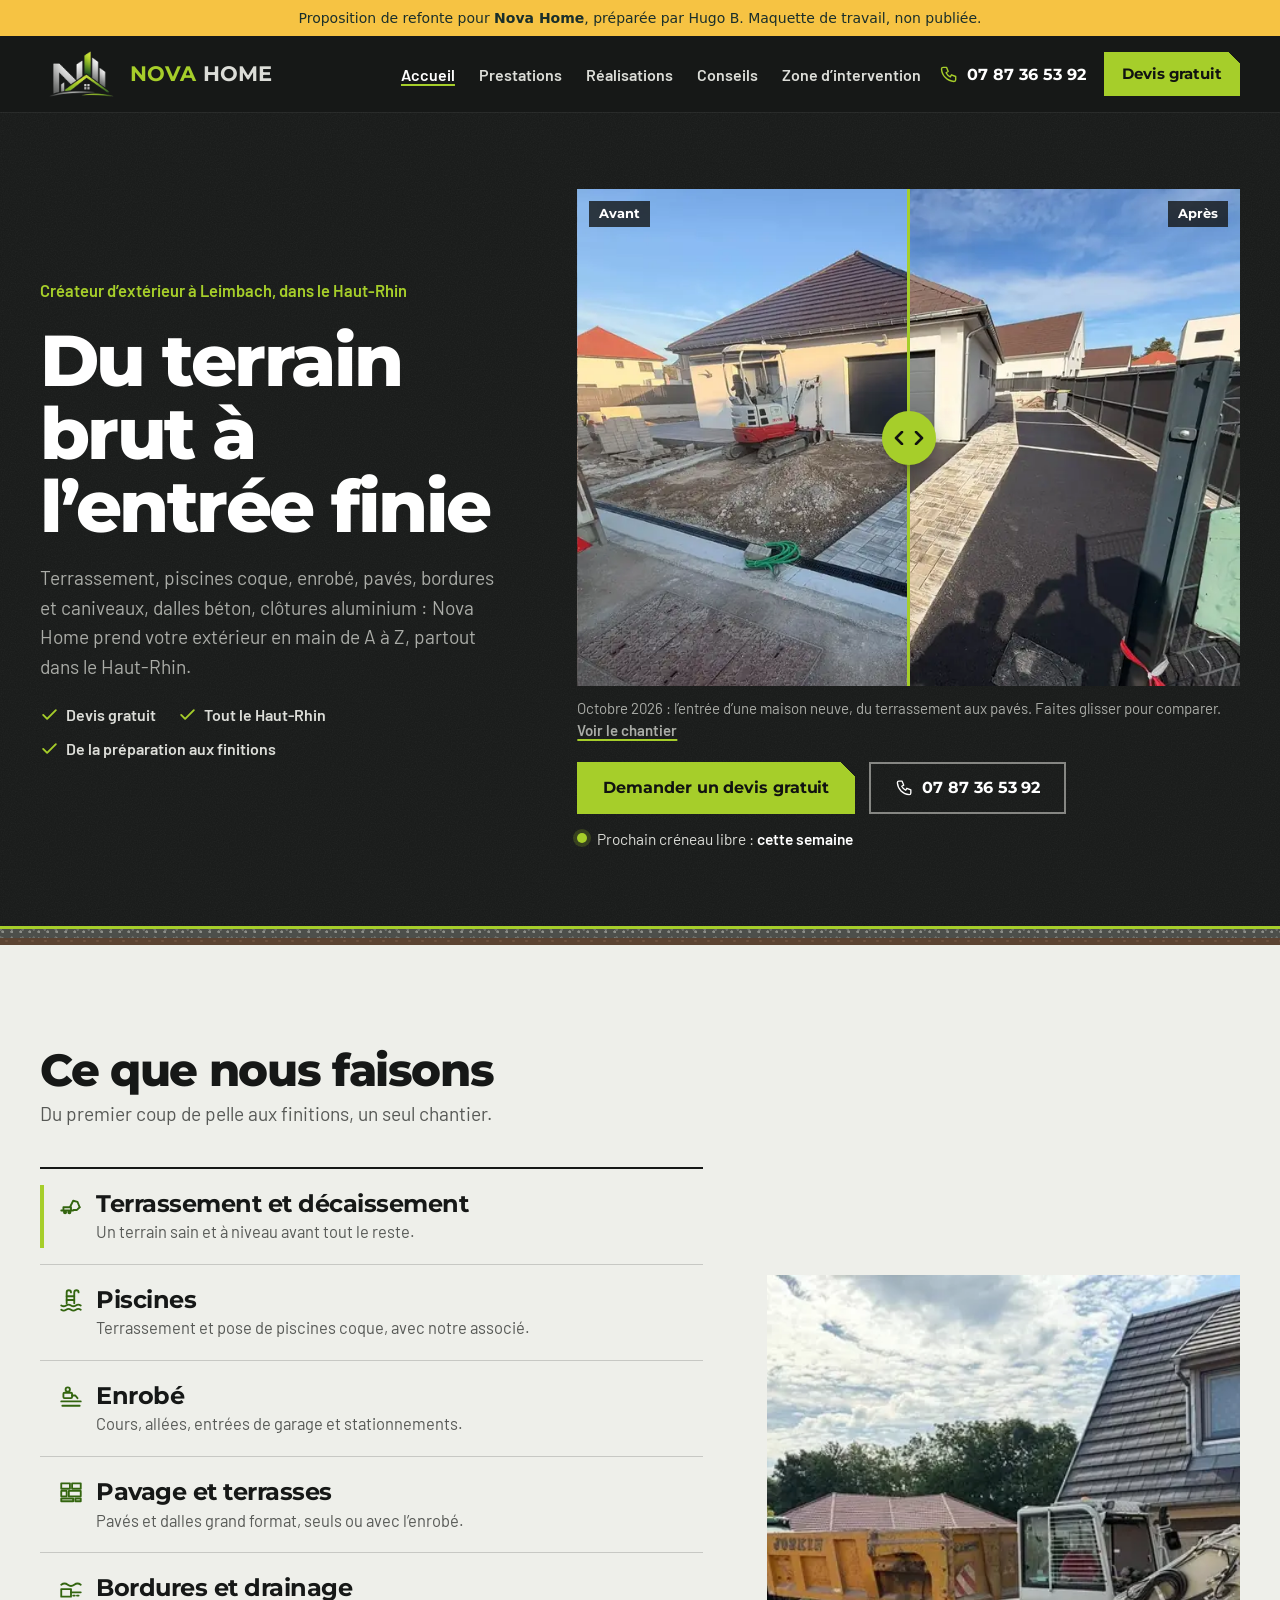
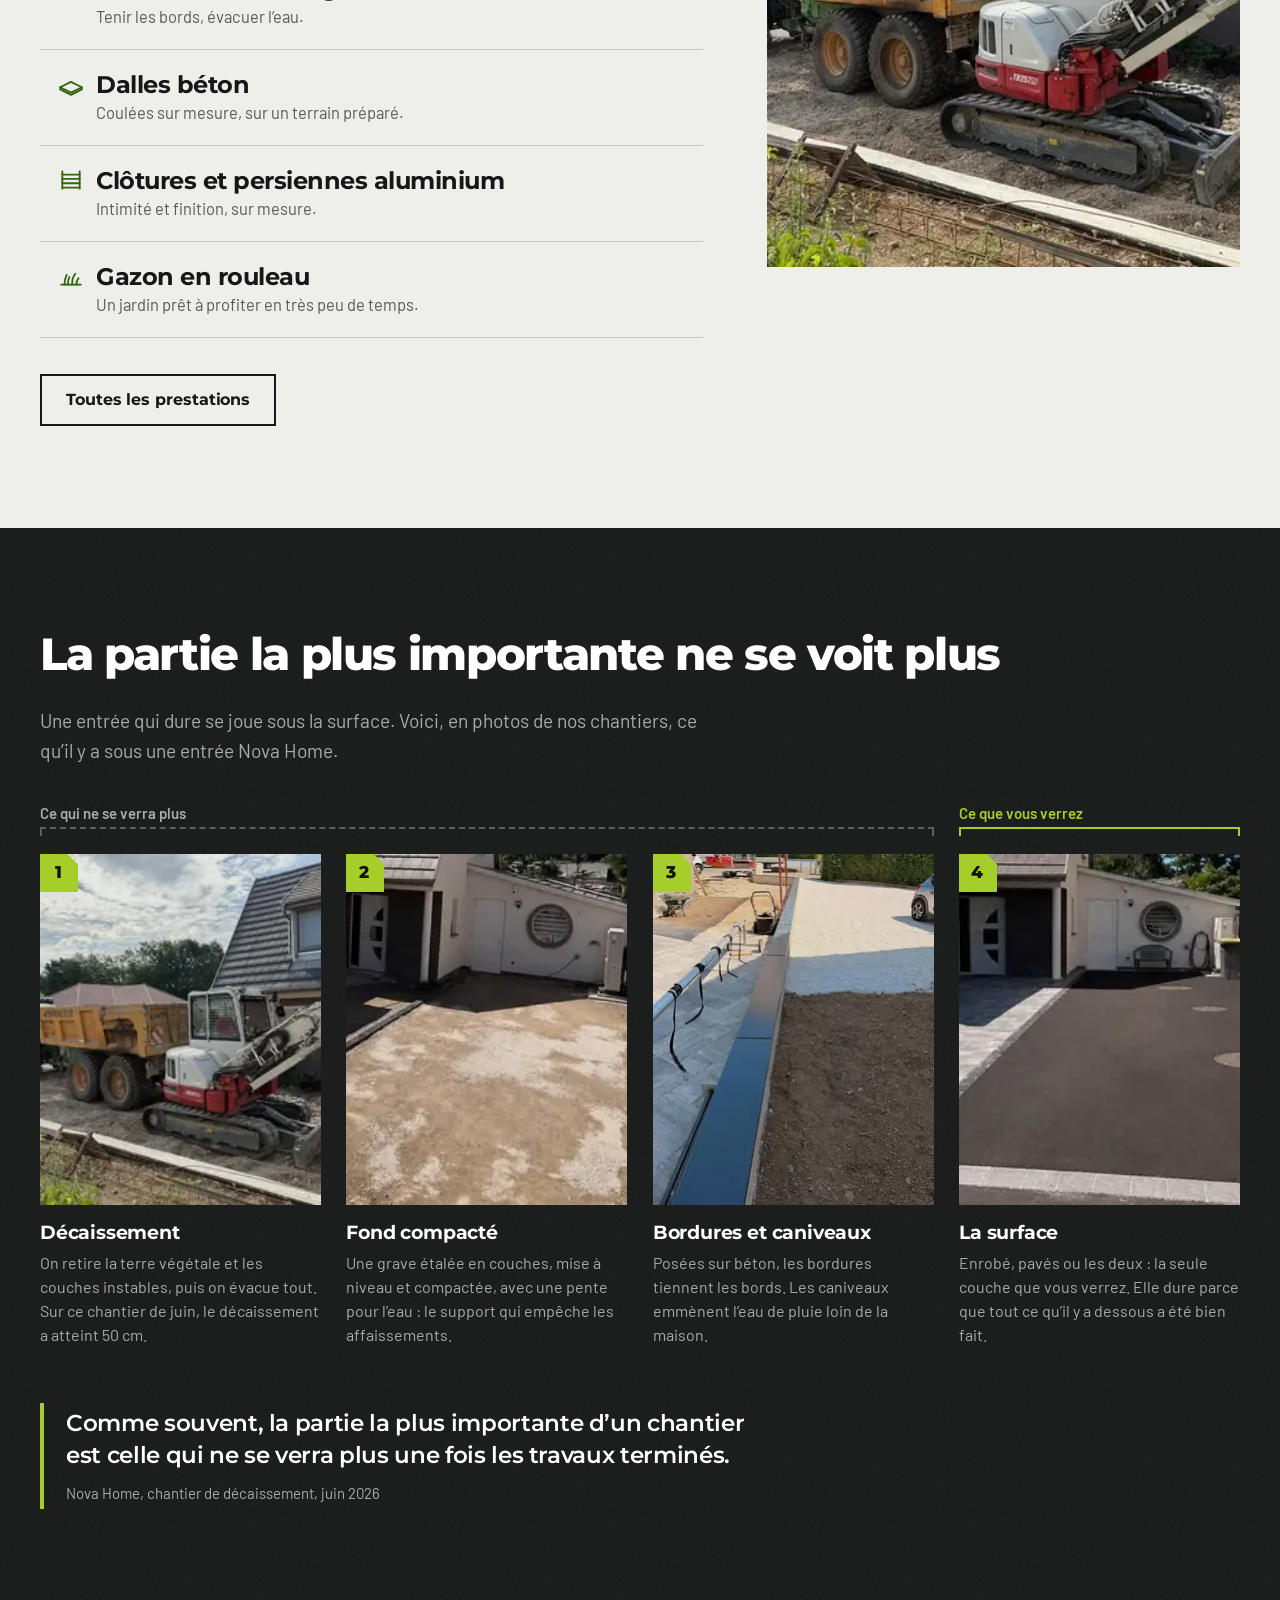
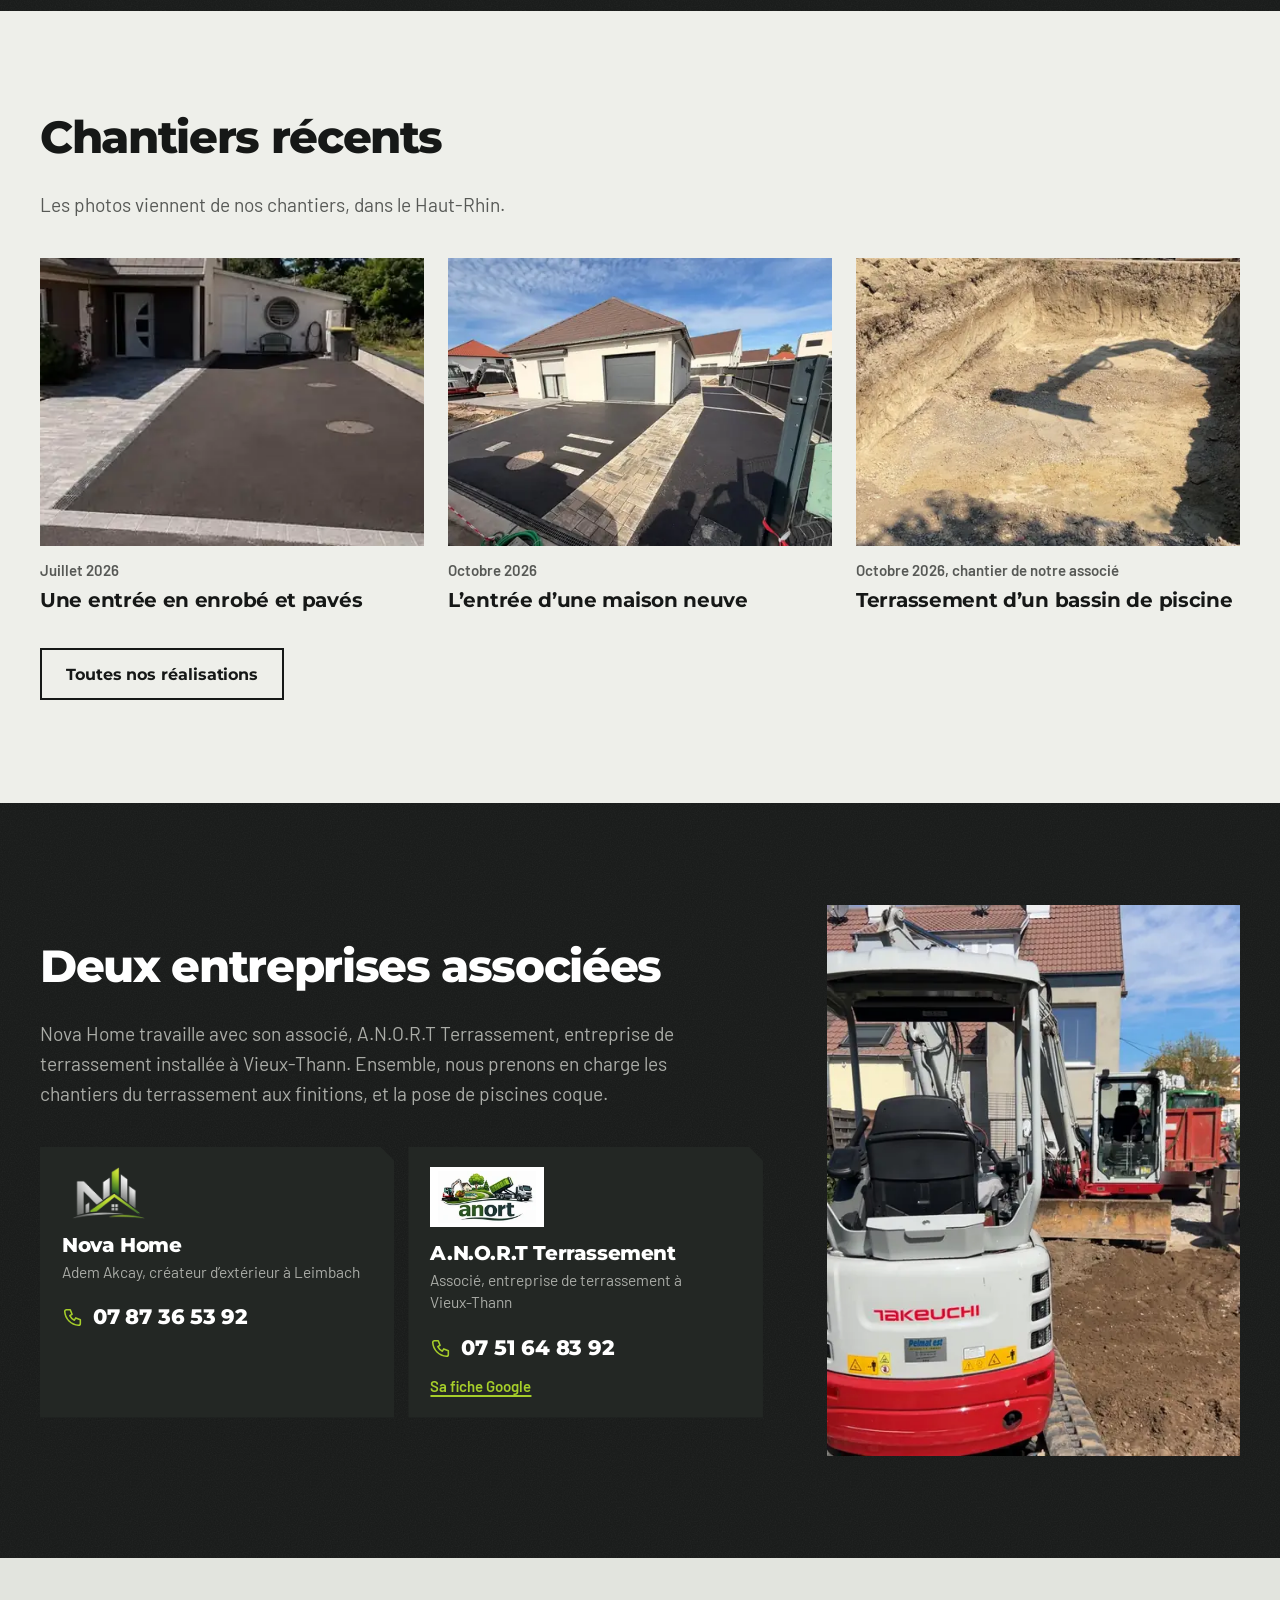
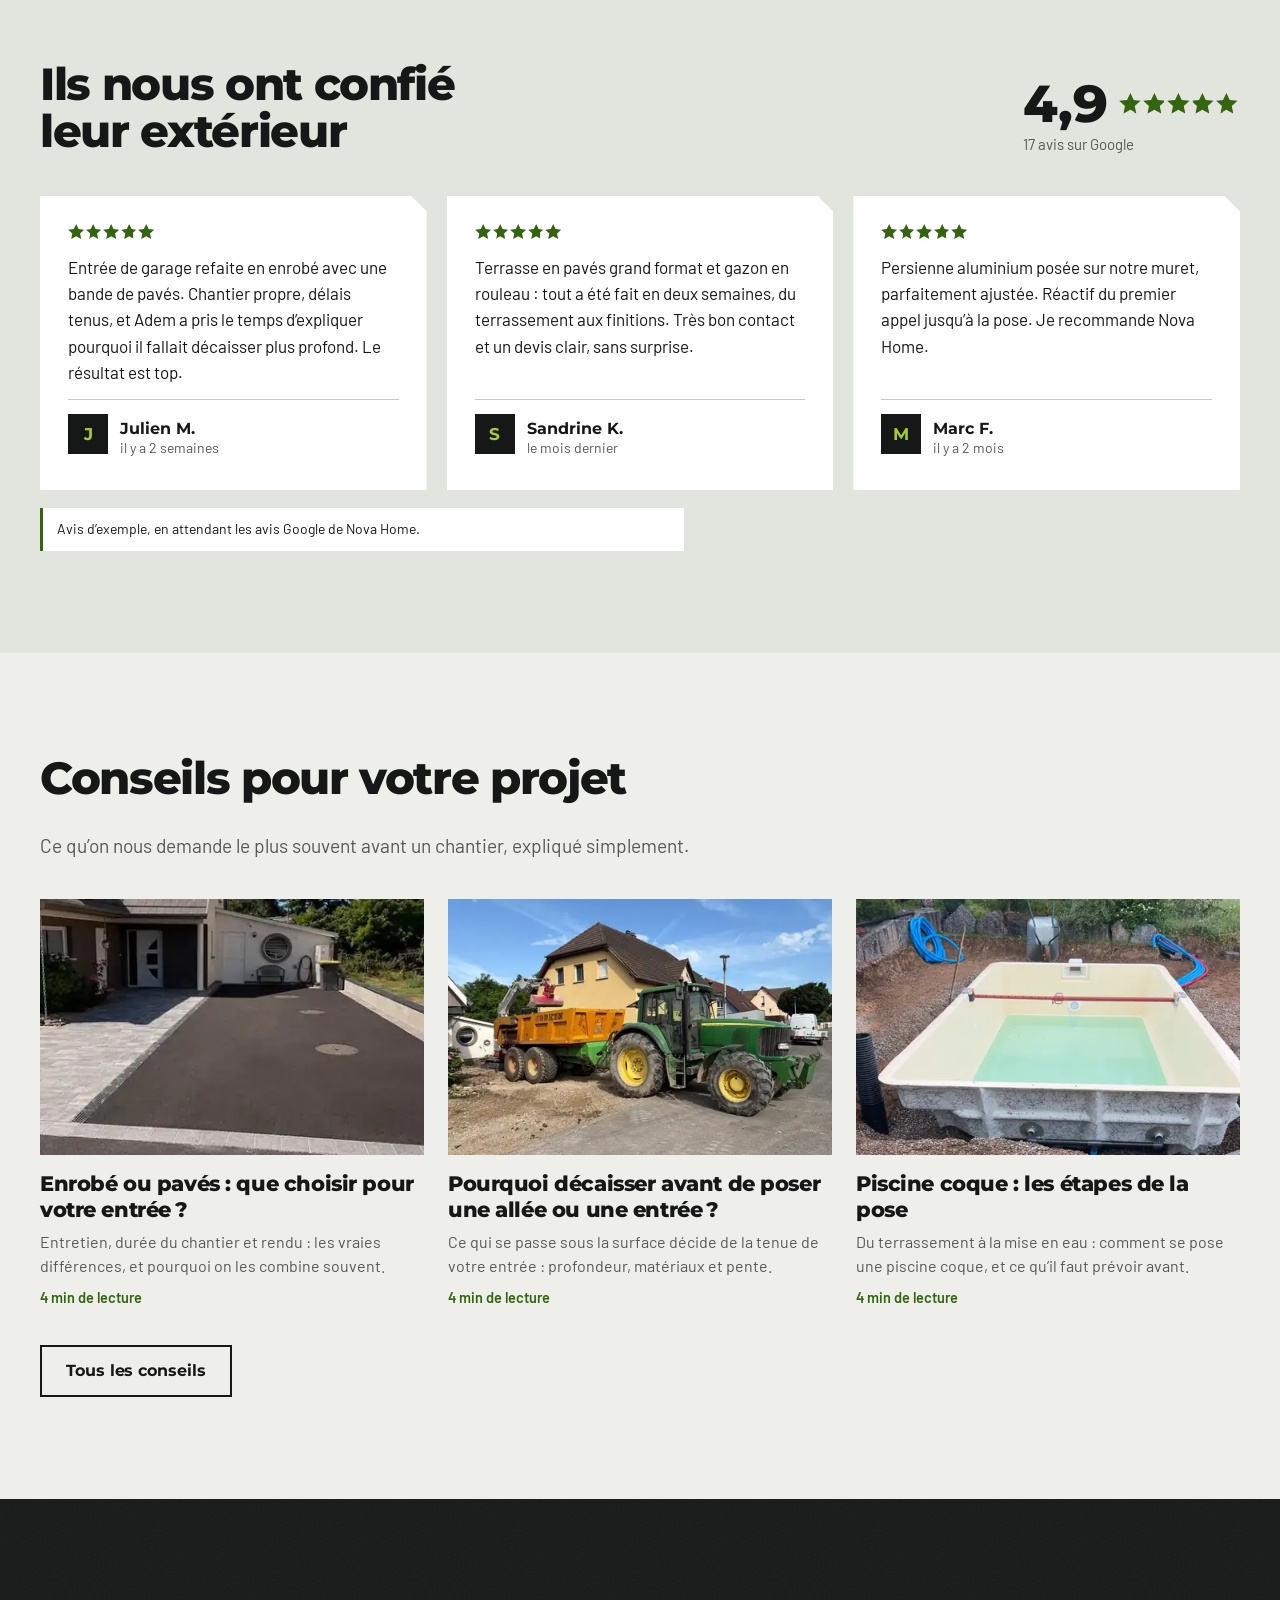
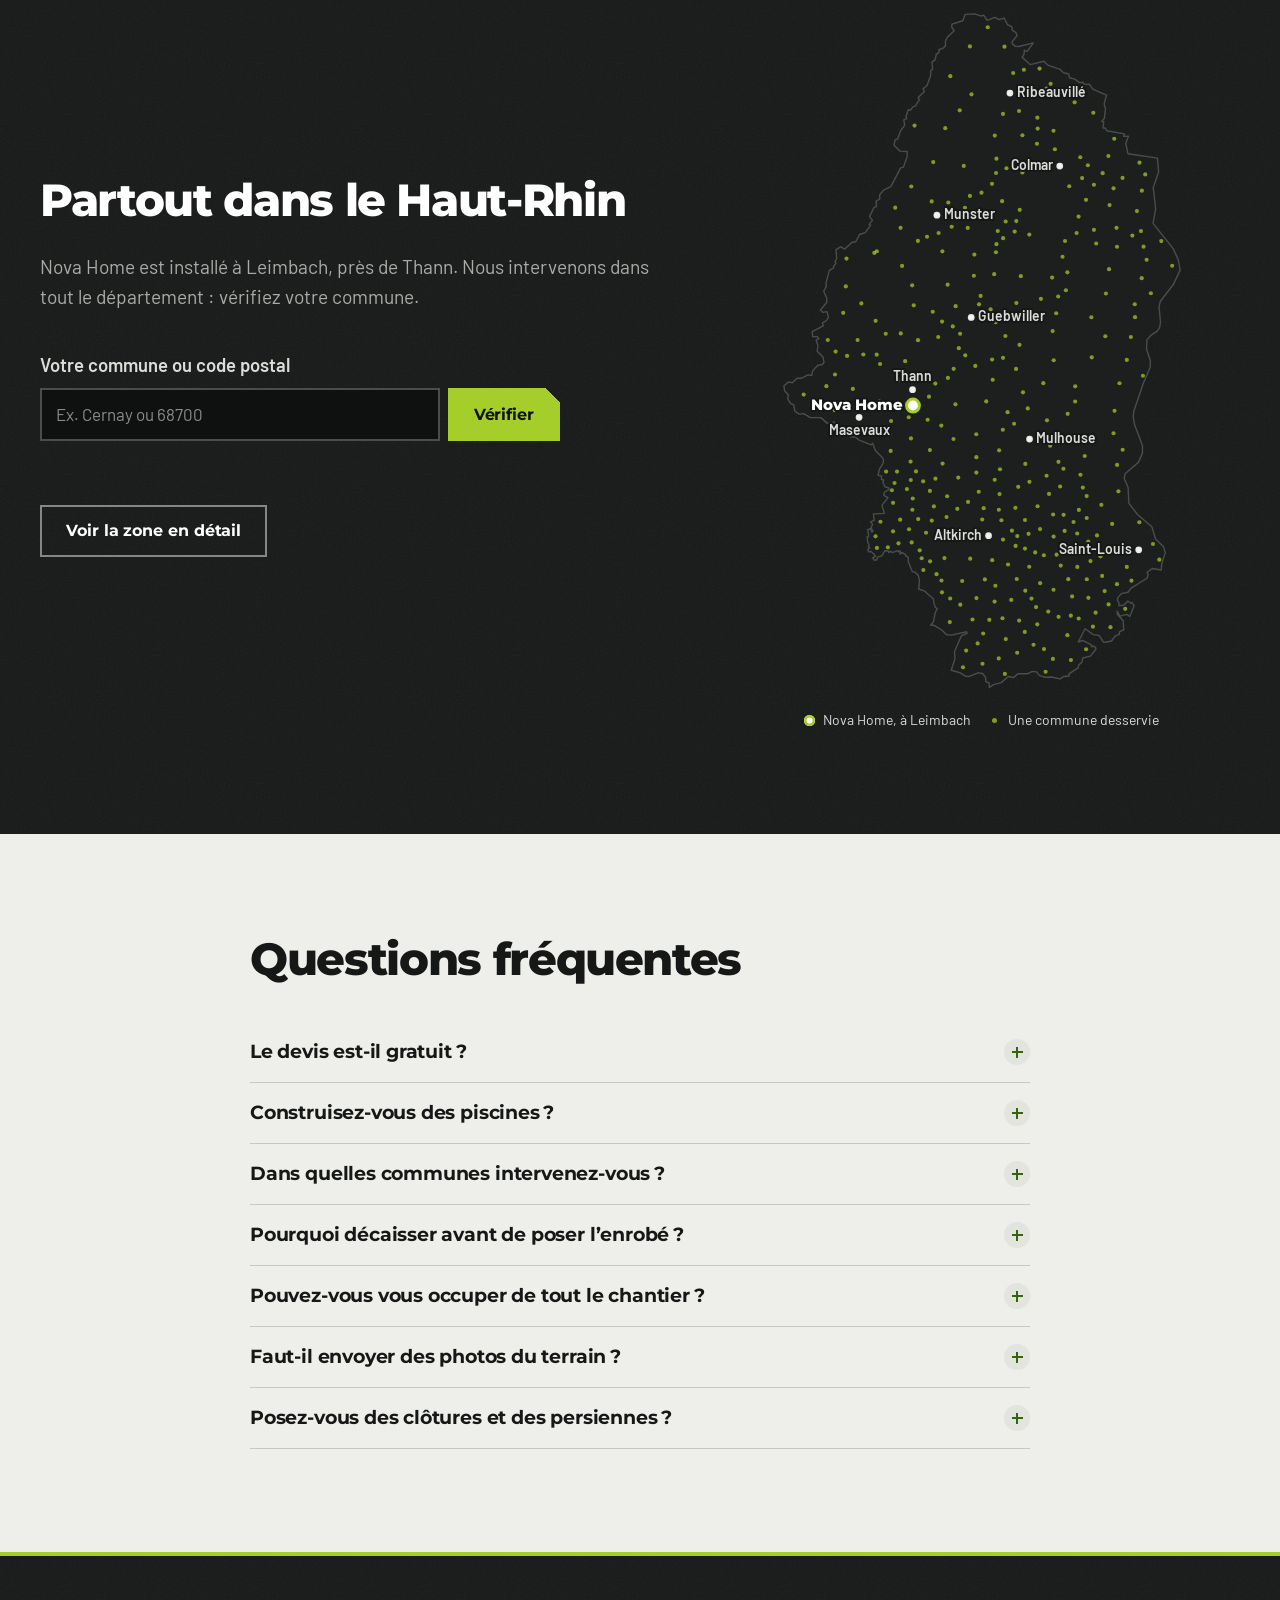
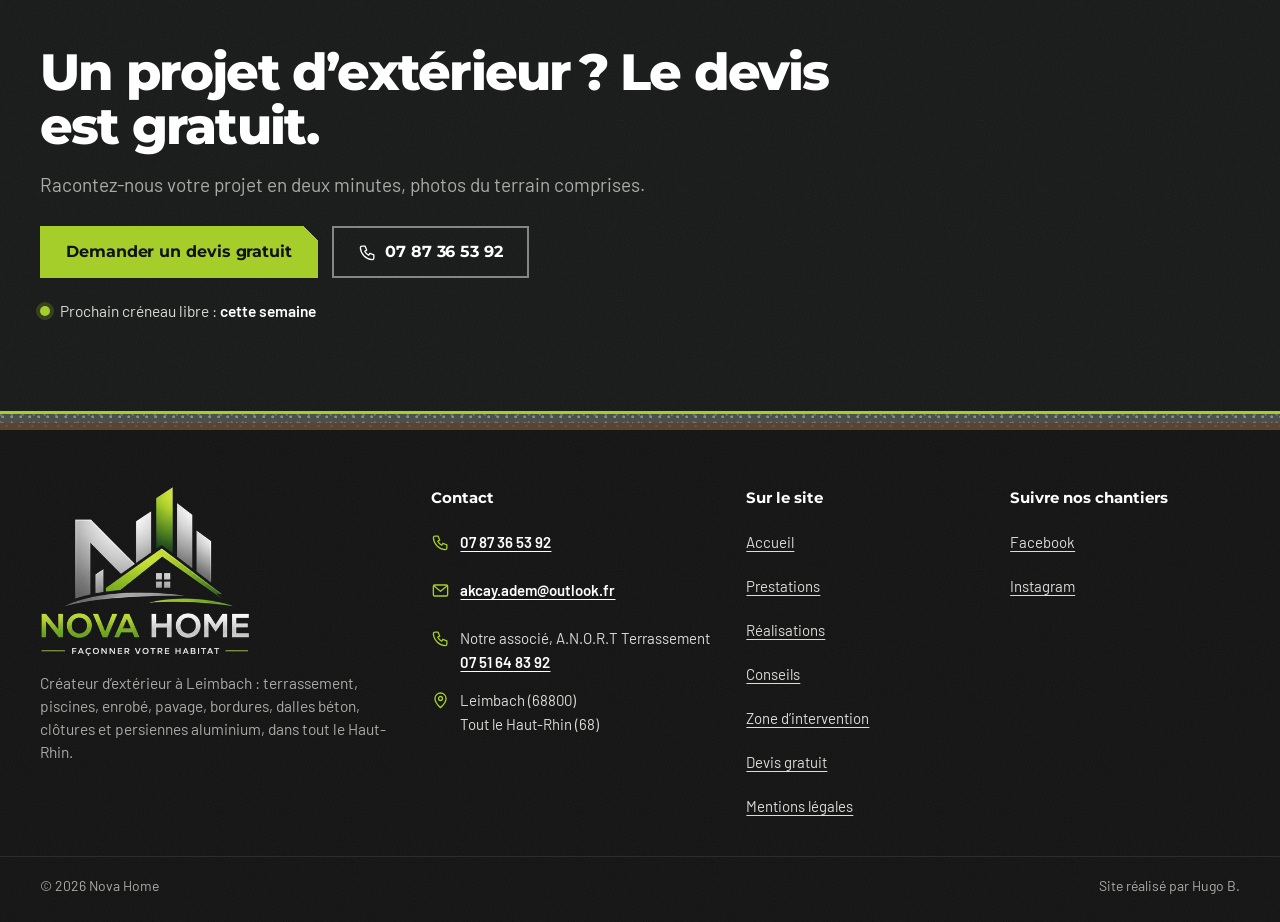
<file: index.html>
<!DOCTYPE html>
<html lang="fr">
<head>
<meta charset="utf-8">
<meta name="viewport" content="width=device-width, initial-scale=1, viewport-fit=cover">
<title>Nova Home, terrassement, enrobé et pavage dans le Haut-Rhin</title>
<meta name="description" content="Nova Home, créateur d’extérieur à Leimbach près de Thann : terrassement, piscines coque, enrobé, pavés, bordures et caniveaux, dalles béton, clôtures et persiennes alu. Devis gratuit dans tout le Haut-Rhin.">
<meta name="robots" content="noindex, nofollow">
<meta name="theme-color" content="#F6C343">
<link rel="icon" href="assets/img/favicon-32.png" type="image/png">
<link rel="apple-touch-icon" href="assets/img/apple-touch-icon.png">
<link rel="preload" href="assets/fonts/montserrat-latin.woff2" as="font" type="font/woff2" crossorigin>
<link rel="preload" href="assets/fonts/barlow-400.woff2" as="font" type="font/woff2" crossorigin>
<link rel="stylesheet" href="assets/css/nova.css">
<style>body{background:#EEEFEA}</style>
<meta property="og:type" content="website">
<meta property="og:title" content="Nova Home, terrassement, enrobé et pavage dans le Haut-Rhin">
<meta property="og:description" content="Nova Home, créateur d’extérieur à Leimbach près de Thann : terrassement, piscines coque, enrobé, pavés, bordures et caniveaux, dalles béton, clôtures et persiennes alu. Devis gratuit dans tout le Haut">
<meta property="og:locale" content="fr_FR">
<script type="application/ld+json">{"@context":"https://schema.org","@type":"HomeAndConstructionBusiness","name":"Nova Home","description":"Créateur d’extérieur","telephone":"07 87 36 53 92","email":"akcay.adem@outlook.fr","address":{"@type":"PostalAddress","addressCountry":"FR","postalCode":"68800","addressLocality":"Leimbach"},"sameAs":["https://www.facebook.com/p/Nova-Home-61587917066312/","https://www.instagram.com/nova.home688/"],"areaServed":{"@type":"AdministrativeArea","name":"Haut-Rhin"},"knowsAbout":["Terrassement et décaissement","Piscines","Enrobé","Pavage et terrasses","Bordures et drainage","Dalles béton","Clôtures et persiennes aluminium","Gazon en rouleau"]}</script>
<script type="application/json" id="pv-infos">{"semaine":{},"fermetures":[],"feries":{"ferme":true,"ouverts":[]},"alsace":true,"annonce":{},"platDuJour":{},"commandes":{}}</script>
<script>document.documentElement.classList.add('js')</script>
<script src="assets/js/gabarit.js" defer></script>
<script src="assets/js/nova.js" defer></script>
</head>
<body class="pv-site">
<div class="pv-shell"><div class="pv pv--nova pv-page--accueil pv-palette--1" style="--p-bg:#EEEFEA;--p-surface:#E2E4DE;--p-ink:#161817;--p-muted:#575956;--p-line:#C7C8C4;--p-accent:#A6CE2A;--p-on-accent:#111111;--p-accent-text:#576C17;--p-accent-soft:#E4EACF;--p-second:#33650F;--p-second-soft:#A3B892;--p-error:#B3261E;--p-ff-title:&quot;Espace fine&quot;, &#39;Montserrat&#39;, &#39;Segoe UI&#39;, system-ui, sans-serif;--p-ff-body:&quot;Espace fine&quot;, &#39;Barlow&#39;, system-ui, -apple-system, &#39;Segoe UI&#39;, sans-serif;--p-title-weight:800" data-mode="maquette" data-gabarit="nova" data-lang="fr">
<a class="pv-skip" href="#contenu">Aller au contenu</a><aside class="pv-demo-bar pv-demo-bar--maquette" aria-label="Maquette"><span>Proposition de refonte pour <strong>Nova Home</strong>, préparée par Hugo B. Maquette de travail, non publiée.</span></aside><header class="pv-nav nv-nav"><div class="pv-in pv-nav-in"><a class="pv-logo nv-logo" href="index.html"><img class="nv-logo-embleme" src="assets/img/logo-embleme-210.webp" alt="" width="208" height="120" decoding="async"><span class="nv-logo-mot"><span class="nv-logo-nova">Nova</span> <span class="nv-logo-home">Home</span></span><span class="pv-sr">, retour à l'accueil</span></a><nav class="pv-menu-nav nv-menu" id="pv-menu" aria-label="Menu principal"><ul class="pv-links"><li><a href="index.html" aria-current="page">Accueil</a></li><li><a href="prestations.html">Prestations</a></li><li><a href="realisations.html">Réalisations</a></li><li><a href="conseils.html">Conseils</a></li><li><a href="zone-intervention.html">Zone d’intervention</a></li><li class="nv-lien-devis"><a href="contact.html">Devis gratuit</a></li></ul></nav><a class="nv-nav-tel" href="tel:+33787365392"><svg class="nv-picto" viewBox="0 0 24 24" aria-hidden="true" focusable="false"><path d="M5 4h4l2 5-2.5 1.5a11 11 0 005 5L15 13l5 2v4a2 2 0 01-2 2A16 16 0 013 6a2 2 0 012-2"/></svg><span>07 87 36 53 92</span></a><a class="pv-btn pv-btn--sm nv-nav-cta" href="contact.html">Devis gratuit</a><button class="pv-burger-btn" type="button" aria-expanded="false" aria-controls="pv-menu" data-label-fermer="Fermer le menu"><span class="pv-burger" aria-hidden="true"><i></i><i></i><i></i></span><span class="pv-sr">Menu</span></button></div></header><div class="pv-annonce" data-pv-annonce role="region" aria-label="Annonce" hidden><div class="pv-in"><p data-pv-annonce-texte></p></div></div>
<main id="contenu" tabindex="-1">
<section class="nv-hero nv-sombre" aria-labelledby="titre-page"><div class="pv-in nv-hero-grille"><div class="nv-hero-texte"><p class="nv-hero-sur">Créateur d’extérieur à Leimbach, dans le Haut-Rhin</p><h1 class="pv-title" id="titre-page">Du terrain brut à l’entrée finie</h1><p class="pv-lead">Terrassement, piscines coque, enrobé, pavés, bordures et caniveaux, dalles béton, clôtures aluminium : Nova Home prend votre extérieur en main de A à Z, partout dans le Haut-Rhin.</p><ul class="nv-atouts"><li><svg class="nv-picto" viewBox="0 0 24 24" aria-hidden="true" focusable="false"><path d="M4 12.5l5 5L20 6.5"/></svg><span>Devis gratuit</span></li><li><svg class="nv-picto" viewBox="0 0 24 24" aria-hidden="true" focusable="false"><path d="M4 12.5l5 5L20 6.5"/></svg><span>Tout le Haut-Rhin</span></li><li><svg class="nv-picto" viewBox="0 0 24 24" aria-hidden="true" focusable="false"><path d="M4 12.5l5 5L20 6.5"/></svg><span>De la préparation aux finitions</span></li></ul></div><figure class="nv-hero-comparo"><div class="nv-aa" data-nv-aa data-nv-aa-inviter><div class="nv-aa-cadre"><img class="nv-aa-img nv-aa-apres" src="assets/img/entree-maison-neuve-apres-1440.webp" srcset="assets/img/entree-maison-neuve-apres-320.webp 320w, assets/img/entree-maison-neuve-apres-480.webp 480w, assets/img/entree-maison-neuve-apres-640.webp 640w, assets/img/entree-maison-neuve-apres-800.webp 800w, assets/img/entree-maison-neuve-apres-960.webp 960w, assets/img/entree-maison-neuve-apres-1440.webp 1440w, assets/img/entree-maison-neuve-apres-1908.webp 1908w" sizes="(min-width: 1240px) 656px, (min-width: 980px) 55vw, 100vw" alt="Après : entrée en enrobé noir avec une bande de pavés, caniveau devant le garage et places de stationnement" width="1440" height="1080" fetchpriority="high" decoding="async"><div class="nv-aa-voile"><img class="nv-aa-img nv-aa-avant" src="assets/img/entree-maison-neuve-avant-1440.webp" srcset="assets/img/entree-maison-neuve-avant-480.webp 480w, assets/img/entree-maison-neuve-avant-640.webp 640w, assets/img/entree-maison-neuve-avant-800.webp 800w, assets/img/entree-maison-neuve-avant-960.webp 960w, assets/img/entree-maison-neuve-avant-1440.webp 1440w, assets/img/entree-maison-neuve-avant-1908.webp 1908w" sizes="(min-width: 1240px) 656px, (min-width: 980px) 55vw, 100vw" alt="Avant : la maison neuve, terrain en terre devant le garage, mini-pelle sur le chantier" width="1440" height="1080" decoding="async"></div><span class="nv-aa-tag nv-aa-tag--avant" aria-hidden="true">Avant</span><span class="nv-aa-tag nv-aa-tag--apres" aria-hidden="true">Après</span><span class="nv-aa-ligne" aria-hidden="true"><span class="nv-aa-poignee"></span></span></div><input class="nv-aa-curseur" type="range" min="0" max="100" value="50" step="1" aria-label="Comparer l’entrée avant et après les travaux" aria-valuetext="Moitié avant, moitié après"></div><figcaption class="nv-hero-legende"><span class="nv-hero-legende-txt">Octobre 2026 : l’entrée d’une maison neuve, du terrassement aux pavés.</span> <span class="nv-consigne">Faites glisser pour comparer.</span> <a href="realisations.html#entree-maison-neuve">Voir le chantier</a></figcaption></figure><div class="nv-hero-actions"><p class="pv-actions"><a class="pv-btn" href="contact.html"><span>Demander un devis gratuit</span></a><a class="pv-btn pv-btn--ghost" href="tel:+33787365392"><svg class="nv-picto nv-picto--btn" viewBox="0 0 24 24" aria-hidden="true" focusable="false"><path d="M5 4h4l2 5-2.5 1.5a11 11 0 005 5L15 13l5 2v4a2 2 0 01-2 2A16 16 0 013 6a2 2 0 012-2"/></svg><span><span class="pv-sr">Appeler le </span>07 87 36 53 92</span></a></p><p class="nv-dispo" data-nv-dispo><span class="nv-dispo-point" aria-hidden="true"></span><span>Prochain créneau libre : <strong data-nv-dispo-texte>semaine du 16 novembre</strong></span></p></div></div><div class="nv-strates" aria-hidden="true"><i></i><i></i><i></i></div></section>
<section class="pv-sec nv-sec-presta" aria-labelledby="titre-prestations"><div class="pv-in"><h2 class="pv-h" id="titre-prestations">Ce que nous faisons</h2><p class="pv-lead">Du premier coup de pelle aux finitions, un seul chantier.</p><div class="nv-presta-grille"><div><ul class="nv-presta-liste" role="list"><li class="nv-presta" data-nv-presta="0"><a class="nv-presta-lien" href="prestations.html#terrassement"><span class="nv-presta-vignette"><img class="nv-presta-vimg" src="assets/img/decaissement-mini-pelle-960.webp" srcset="assets/img/decaissement-mini-pelle-320.webp 320w, assets/img/decaissement-mini-pelle-480.webp 480w, assets/img/decaissement-mini-pelle-640.webp 640w, assets/img/decaissement-mini-pelle-960.webp 960w, assets/img/decaissement-mini-pelle-1200.webp 1200w" sizes="84px" alt="Mini-pelle et tracteur avec benne pendant un décaissement devant une maison" width="960" height="720" loading="lazy" decoding="async"></span><span class="nv-presta-texte"><span class="nv-presta-titre"><svg class="nv-picto" viewBox="0 0 24 24" aria-hidden="true" focusable="false"><path d="M3 18h11"/><path d="M5 18v-3h7v3"/><circle cx="6.5" cy="19.5" r="1"/><circle cx="10.5" cy="19.5" r="1"/><path d="M11 15l3-6 4 1 2 5"/><path d="M20 15l-2.5 2.5h-3"/></svg>Terrassement et décaissement</span><span class="nv-presta-court">Un terrain sain et à niveau avant tout le reste.</span></span></a></li><li class="nv-presta" data-nv-presta="1"><a class="nv-presta-lien" href="prestations.html#piscine"><span class="nv-presta-vignette"><img class="nv-presta-vimg" src="assets/img/piscine-coque-terminee-960.webp" srcset="assets/img/piscine-coque-terminee-320.webp 320w, assets/img/piscine-coque-terminee-480.webp 480w, assets/img/piscine-coque-terminee-640.webp 640w, assets/img/piscine-coque-terminee-960.webp 960w, assets/img/piscine-coque-terminee-1242.webp 1242w" sizes="84px" alt="Piscine coque terminée et en eau, dans un jardin au terrain remis à niveau" width="960" height="720" loading="lazy" decoding="async"></span><span class="nv-presta-texte"><span class="nv-presta-titre"><svg class="nv-picto" viewBox="0 0 24 24" aria-hidden="true" focusable="false"><path d="M3 17c1.5 1 3 1 4.5 0s3-1 4.5 0 3 1 4.5 0 3-1 4.5 0"/><path d="M3 21c1.5 1 3 1 4.5 0s3-1 4.5 0 3 1 4.5 0 3-1 4.5 0"/><path d="M8 15V5a2 2 0 014 0"/><path d="M15 15V5a2 2 0 014 0"/><path d="M8 8.5h7M8 12h7"/></svg>Piscines</span><span class="nv-presta-court">Terrassement et pose de piscines coque, avec notre associé.</span></span></a></li><li class="nv-presta" data-nv-presta="2"><a class="nv-presta-lien" href="prestations.html#enrobe"><span class="nv-presta-vignette"><img class="nv-presta-vimg" src="assets/img/entree-maison-neuve-apres-960.webp" srcset="assets/img/entree-maison-neuve-apres-320.webp 320w, assets/img/entree-maison-neuve-apres-480.webp 480w, assets/img/entree-maison-neuve-apres-640.webp 640w, assets/img/entree-maison-neuve-apres-800.webp 800w, assets/img/entree-maison-neuve-apres-960.webp 960w, assets/img/entree-maison-neuve-apres-1440.webp 1440w, assets/img/entree-maison-neuve-apres-1908.webp 1908w" sizes="84px" alt="Entrée de maison neuve en enrobé, avec bande de pavés et caniveau devant le garage" width="960" height="720" loading="lazy" decoding="async"></span><span class="nv-presta-texte"><span class="nv-presta-titre"><svg class="nv-picto" viewBox="0 0 24 24" aria-hidden="true" focusable="false"><path d="M3 17h18"/><path d="M4 21h16"/><rect x="5" y="9" width="8" height="5" rx="1"/><path d="M13 11.5h3l2 2.5"/><circle cx="9" cy="6" r="2"/></svg>Enrobé</span><span class="nv-presta-court">Cours, allées, entrées de garage et stationnements.</span></span></a></li><li class="nv-presta" data-nv-presta="3"><a class="nv-presta-lien" href="prestations.html#pavage"><span class="nv-presta-vignette"><img class="nv-presta-vimg" src="assets/img/entree-enrobe-paves-grand-format-960.webp" srcset="assets/img/entree-enrobe-paves-grand-format-320.webp 320w, assets/img/entree-enrobe-paves-grand-format-480.webp 480w, assets/img/entree-enrobe-paves-grand-format-640.webp 640w, assets/img/entree-enrobe-paves-grand-format-960.webp 960w, assets/img/entree-enrobe-paves-grand-format-1440.webp 1440w" sizes="84px" alt="Terrasse en pavés gris grand format posés en opus" width="960" height="1056" loading="lazy" decoding="async"></span><span class="nv-presta-texte"><span class="nv-presta-titre"><svg class="nv-picto" viewBox="0 0 24 24" aria-hidden="true" focusable="false"><rect x="3" y="4" width="8" height="5"/><rect x="13" y="4" width="8" height="5"/><rect x="3" y="11" width="5" height="5"/><rect x="10" y="11" width="11" height="5"/><rect x="3" y="18" width="11" height="2.5"/><rect x="16" y="18" width="5" height="2.5"/></svg>Pavage et terrasses</span><span class="nv-presta-court">Pavés et dalles grand format, seuls ou avec l’enrobé.</span></span></a></li><li class="nv-presta" data-nv-presta="4"><a class="nv-presta-lien" href="prestations.html#bordures"><span class="nv-presta-vignette"><img class="nv-presta-vimg" src="assets/img/entree-enrobe-bordure-960.webp" srcset="assets/img/entree-enrobe-bordure-320.webp 320w, assets/img/entree-enrobe-bordure-480.webp 480w, assets/img/entree-enrobe-bordure-640.webp 640w, assets/img/entree-enrobe-bordure-960.webp 960w, assets/img/entree-enrobe-bordure-1440.webp 1440w" sizes="84px" alt="Bordure posée entre une allée en pavés et la terre, avant l’enrobé" width="960" height="1056" loading="lazy" decoding="async"></span><span class="nv-presta-texte"><span class="nv-presta-titre"><svg class="nv-picto" viewBox="0 0 24 24" aria-hidden="true" focusable="false"><path d="M3 13h9v7H3z"/><path d="M12 16h9"/><path d="M14 19h1.5M17.5 19H19"/><path d="M3 9c2-1.5 4-1.5 6 0s4 1.5 6 0 4-1.5 6 0"/></svg>Bordures et drainage</span><span class="nv-presta-court">Tenir les bords, évacuer l’eau.</span></span></a></li><li class="nv-presta" data-nv-presta="5"><a class="nv-presta-lien" href="prestations.html#dalle"><span class="nv-presta-vignette"><img class="nv-presta-vimg" src="assets/img/dalle-beton-finie-960.webp" srcset="assets/img/dalle-beton-finie-320.webp 320w, assets/img/dalle-beton-finie-480.webp 480w, assets/img/dalle-beton-finie-640.webp 640w, assets/img/dalle-beton-finie-960.webp 960w, assets/img/dalle-beton-finie-1440.webp 1440w" sizes="84px" alt="Dalle béton fraîchement coulée dans son coffrage, au fond d’un jardin" width="960" height="720" loading="lazy" decoding="async"></span><span class="nv-presta-texte"><span class="nv-presta-titre"><svg class="nv-picto" viewBox="0 0 24 24" aria-hidden="true" focusable="false"><path d="M2 15l10-5 10 5-10 5z"/><path d="M2 15v2l10 5 10-5v-2"/></svg>Dalles béton</span><span class="nv-presta-court">Coulées sur mesure, sur un terrain préparé.</span></span></a></li><li class="nv-presta" data-nv-presta="6"><a class="nv-presta-lien" href="prestations.html#clotures"><span class="nv-presta-vignette"><img class="nv-presta-vimg" src="assets/img/persienne-alu-muret-960.webp" srcset="assets/img/persienne-alu-muret-320.webp 320w, assets/img/persienne-alu-muret-480.webp 480w, assets/img/persienne-alu-muret-640.webp 640w, assets/img/persienne-alu-muret-960.webp 960w, assets/img/persienne-alu-muret-1440.webp 1440w, assets/img/persienne-alu-muret-1600.webp 1600w" sizes="84px" alt="Persienne aluminium gris anthracite posée sur un muret le long d’une allée" width="960" height="720" loading="lazy" decoding="async"></span><span class="nv-presta-texte"><span class="nv-presta-titre"><svg class="nv-picto" viewBox="0 0 24 24" aria-hidden="true" focusable="false"><path d="M4 4v16M20 4v16"/><path d="M4 7h16M4 11h16M4 15h16M4 19h16"/></svg>Clôtures et persiennes aluminium</span><span class="nv-presta-court">Intimité et finition, sur mesure.</span></span></a></li><li class="nv-presta" data-nv-presta="7"><a class="nv-presta-lien" href="prestations.html#gazon"><span class="nv-presta-vignette"><img class="nv-presta-vimg" src="assets/img/gazon-de-placage-pose-960.webp" srcset="assets/img/gazon-de-placage-pose-320.webp 320w, assets/img/gazon-de-placage-pose-480.webp 480w, assets/img/gazon-de-placage-pose-640.webp 640w, assets/img/gazon-de-placage-pose-960.webp 960w, assets/img/gazon-de-placage-pose-1152.webp 1152w" sizes="84px" alt="Gazon de placage fraîchement posé dans un jardin, bordé de pavés" width="960" height="1292" loading="lazy" decoding="async"></span><span class="nv-presta-texte"><span class="nv-presta-titre"><svg class="nv-picto" viewBox="0 0 24 24" aria-hidden="true" focusable="false"><path d="M3 20h18"/><path d="M6 20c0-4 1-7 2-9M9 20c0-3 .5-5 1.5-7M13 20c0-4 1-8 3-10M17 20c0-3 1-5 2-6"/></svg>Gazon en rouleau</span><span class="nv-presta-court">Un jardin prêt à profiter en très peu de temps.</span></span></a></li></ul></div><div class="nv-presta-vitrine" aria-hidden="true"><div class="nv-vitrine est-active" data-nv-vitrine="0"><img class="nv-vitrine-img" src="assets/img/decaissement-mini-pelle-960.webp" srcset="assets/img/decaissement-mini-pelle-320.webp 320w, assets/img/decaissement-mini-pelle-480.webp 480w, assets/img/decaissement-mini-pelle-640.webp 640w, assets/img/decaissement-mini-pelle-960.webp 960w, assets/img/decaissement-mini-pelle-1200.webp 1200w" sizes="(min-width: 1180px) 500px, 42vw" alt="Mini-pelle et tracteur avec benne pendant un décaissement devant une maison" width="960" height="720" loading="lazy" decoding="async"></div><div class="nv-vitrine" data-nv-vitrine="1"><img class="nv-vitrine-img" data-src="assets/img/piscine-coque-terminee-960.webp" data-srcset="assets/img/piscine-coque-terminee-320.webp 320w, assets/img/piscine-coque-terminee-480.webp 480w, assets/img/piscine-coque-terminee-640.webp 640w, assets/img/piscine-coque-terminee-960.webp 960w, assets/img/piscine-coque-terminee-1242.webp 1242w" sizes="(min-width: 1180px) 500px, 42vw" alt="Piscine coque terminée et en eau, dans un jardin au terrain remis à niveau" width="960" height="720" loading="lazy" decoding="async"></div><div class="nv-vitrine" data-nv-vitrine="2"><img class="nv-vitrine-img" data-src="assets/img/entree-maison-neuve-apres-960.webp" data-srcset="assets/img/entree-maison-neuve-apres-320.webp 320w, assets/img/entree-maison-neuve-apres-480.webp 480w, assets/img/entree-maison-neuve-apres-640.webp 640w, assets/img/entree-maison-neuve-apres-800.webp 800w, assets/img/entree-maison-neuve-apres-960.webp 960w, assets/img/entree-maison-neuve-apres-1440.webp 1440w, assets/img/entree-maison-neuve-apres-1908.webp 1908w" sizes="(min-width: 1180px) 500px, 42vw" alt="Entrée de maison neuve en enrobé, avec bande de pavés et caniveau devant le garage" width="960" height="720" loading="lazy" decoding="async"></div><div class="nv-vitrine" data-nv-vitrine="3"><img class="nv-vitrine-img" data-src="assets/img/entree-enrobe-paves-grand-format-960.webp" data-srcset="assets/img/entree-enrobe-paves-grand-format-320.webp 320w, assets/img/entree-enrobe-paves-grand-format-480.webp 480w, assets/img/entree-enrobe-paves-grand-format-640.webp 640w, assets/img/entree-enrobe-paves-grand-format-960.webp 960w, assets/img/entree-enrobe-paves-grand-format-1440.webp 1440w" sizes="(min-width: 1180px) 500px, 42vw" alt="Terrasse en pavés gris grand format posés en opus" width="960" height="1056" loading="lazy" decoding="async"></div><div class="nv-vitrine" data-nv-vitrine="4"><img class="nv-vitrine-img" data-src="assets/img/entree-enrobe-bordure-960.webp" data-srcset="assets/img/entree-enrobe-bordure-320.webp 320w, assets/img/entree-enrobe-bordure-480.webp 480w, assets/img/entree-enrobe-bordure-640.webp 640w, assets/img/entree-enrobe-bordure-960.webp 960w, assets/img/entree-enrobe-bordure-1440.webp 1440w" sizes="(min-width: 1180px) 500px, 42vw" alt="Bordure posée entre une allée en pavés et la terre, avant l’enrobé" width="960" height="1056" loading="lazy" decoding="async"></div><div class="nv-vitrine" data-nv-vitrine="5"><img class="nv-vitrine-img" data-src="assets/img/dalle-beton-finie-960.webp" data-srcset="assets/img/dalle-beton-finie-320.webp 320w, assets/img/dalle-beton-finie-480.webp 480w, assets/img/dalle-beton-finie-640.webp 640w, assets/img/dalle-beton-finie-960.webp 960w, assets/img/dalle-beton-finie-1440.webp 1440w" sizes="(min-width: 1180px) 500px, 42vw" alt="Dalle béton fraîchement coulée dans son coffrage, au fond d’un jardin" width="960" height="720" loading="lazy" decoding="async"></div><div class="nv-vitrine" data-nv-vitrine="6"><img class="nv-vitrine-img" data-src="assets/img/persienne-alu-muret-960.webp" data-srcset="assets/img/persienne-alu-muret-320.webp 320w, assets/img/persienne-alu-muret-480.webp 480w, assets/img/persienne-alu-muret-640.webp 640w, assets/img/persienne-alu-muret-960.webp 960w, assets/img/persienne-alu-muret-1440.webp 1440w, assets/img/persienne-alu-muret-1600.webp 1600w" sizes="(min-width: 1180px) 500px, 42vw" alt="Persienne aluminium gris anthracite posée sur un muret le long d’une allée" width="960" height="720" loading="lazy" decoding="async"></div><div class="nv-vitrine" data-nv-vitrine="7"><img class="nv-vitrine-img" data-src="assets/img/gazon-de-placage-pose-960.webp" data-srcset="assets/img/gazon-de-placage-pose-320.webp 320w, assets/img/gazon-de-placage-pose-480.webp 480w, assets/img/gazon-de-placage-pose-640.webp 640w, assets/img/gazon-de-placage-pose-960.webp 960w, assets/img/gazon-de-placage-pose-1152.webp 1152w" sizes="(min-width: 1180px) 500px, 42vw" alt="Gazon de placage fraîchement posé dans un jardin, bordé de pavés" width="960" height="1292" loading="lazy" decoding="async"></div></div></div><p class="pv-more"><a class="pv-btn pv-btn--ghost" href="prestations.html"><span>Toutes les prestations</span></a></p></div></section>
<section class="pv-sec nv-sec-methode nv-sombre" aria-labelledby="titre-methode"><div class="pv-in"><h2 class="pv-h" id="titre-methode">La partie la plus importante ne se voit plus</h2><p class="pv-lead">Une entrée qui dure se joue sous la surface. Voici, en photos de nos chantiers, ce qu’il y a sous une entrée Nova Home.</p><div class="nv-m-reperes" aria-hidden="true"><span class="nv-m-repere nv-m-repere--dessous" style="grid-column: 1 / span 3">Ce qui ne se verra plus</span><span class="nv-m-repere nv-m-repere--dessus" style="grid-column: 4 / -1">Ce que vous verrez</span></div><ol class="nv-m-etapes" role="list" style="--n:4"><li class="nv-m-etape"><figure class="nv-m-photo"><img class="nv-m-img" src="assets/img/decaissement-mini-pelle-960.webp" srcset="assets/img/decaissement-mini-pelle-320.webp 320w, assets/img/decaissement-mini-pelle-480.webp 480w, assets/img/decaissement-mini-pelle-640.webp 640w, assets/img/decaissement-mini-pelle-960.webp 960w, assets/img/decaissement-mini-pelle-1200.webp 1200w" sizes="(min-width: 1240px) 285px, (min-width: 900px) 23vw, 36vw" alt="Mini-pelle et benne pendant le décaissement d’une entrée" width="960" height="720" loading="lazy" decoding="async"><span class="nv-m-num" aria-hidden="true">1</span></figure><div class="nv-m-texte"><h3 class="nv-m-titre"><span class="pv-sr">Étape 1 : </span>Décaissement</h3><p>On retire la terre végétale et les couches instables, puis on évacue tout. Sur ce chantier de juin, le décaissement a atteint 50 cm.</p></div></li><li class="nv-m-etape"><figure class="nv-m-photo"><img class="nv-m-img" src="assets/img/entree-enrobe-paves-avant-960.webp" srcset="assets/img/entree-enrobe-paves-avant-480.webp 480w, assets/img/entree-enrobe-paves-avant-640.webp 640w, assets/img/entree-enrobe-paves-avant-960.webp 960w" sizes="(min-width: 1240px) 285px, (min-width: 900px) 23vw, 36vw" alt="Fond de forme nivelé et compacté devant une maison, avant l’enrobé" width="960" height="540" loading="lazy" decoding="async"><span class="nv-m-num" aria-hidden="true">2</span></figure><div class="nv-m-texte"><h3 class="nv-m-titre"><span class="pv-sr">Étape 2 : </span>Fond compacté</h3><p>Une grave étalée en couches, mise à niveau et compactée, avec une pente pour l’eau : le support qui empêche les affaissements.</p></div></li><li class="nv-m-etape"><figure class="nv-m-photo"><img class="nv-m-img" src="assets/img/entree-enrobe-bordure-960.webp" srcset="assets/img/entree-enrobe-bordure-320.webp 320w, assets/img/entree-enrobe-bordure-480.webp 480w, assets/img/entree-enrobe-bordure-640.webp 640w, assets/img/entree-enrobe-bordure-960.webp 960w, assets/img/entree-enrobe-bordure-1440.webp 1440w" sizes="(min-width: 1240px) 285px, (min-width: 900px) 23vw, 36vw" alt="Bordure posée le long d’une allée en pavés, avant l’enrobé" width="960" height="1056" loading="lazy" decoding="async"><span class="nv-m-num" aria-hidden="true">3</span></figure><div class="nv-m-texte"><h3 class="nv-m-titre"><span class="pv-sr">Étape 3 : </span>Bordures et caniveaux</h3><p>Posées sur béton, les bordures tiennent les bords. Les caniveaux emmènent l’eau de pluie loin de la maison.</p></div></li><li class="nv-m-etape nv-m-etape--surface"><figure class="nv-m-photo"><img class="nv-m-img" src="assets/img/entree-enrobe-paves-apres-960.webp" srcset="assets/img/entree-enrobe-paves-apres-480.webp 480w, assets/img/entree-enrobe-paves-apres-640.webp 640w, assets/img/entree-enrobe-paves-apres-960.webp 960w" sizes="(min-width: 1240px) 285px, (min-width: 900px) 23vw, 36vw" alt="Cour terminée en enrobé noir, bordée de pavés gris" width="960" height="540" loading="lazy" decoding="async"><span class="nv-m-num" aria-hidden="true">4</span></figure><div class="nv-m-texte"><h3 class="nv-m-titre"><span class="pv-sr">Étape 4 : </span>La surface</h3><p>Enrobé, pavés ou les deux : la seule couche que vous verrez. Elle dure parce que tout ce qu’il y a dessous a été bien fait.</p></div></li></ol><blockquote class="nv-citation"><p>Comme souvent, la partie la plus importante d’un chantier est celle qui ne se verra plus une fois les travaux terminés.</p><footer>Nova Home, chantier de décaissement, juin 2026</footer></blockquote></div></section>
<section class="pv-sec nv-sec-chantiers" aria-labelledby="titre-chantiers"><div class="pv-in"><h2 class="pv-h" id="titre-chantiers">Chantiers récents</h2><p class="pv-lead">Les photos viennent de nos chantiers, dans le Haut-Rhin.</p><ul class="nv-fil" role="list"><li class="nv-fil-item" style="--i:0"><a class="nv-fil-lien" href="realisations.html#entree-enrobe-paves"><span class="nv-fil-photo"><img class="nv-fil-img" src="assets/img/entree-enrobe-paves-apres-960.webp" srcset="assets/img/entree-enrobe-paves-apres-480.webp 480w, assets/img/entree-enrobe-paves-apres-640.webp 640w, assets/img/entree-enrobe-paves-apres-960.webp 960w" sizes="(min-width: 1240px) 384px, (min-width: 900px) 31vw, min(80vw, 340px)" alt="Après : cour en enrobé noir devant la maison, encadrée de pavés gris" width="960" height="540" loading="lazy" decoding="async"></span><span class="nv-fil-date">Juillet 2026</span><span class="nv-fil-titre">Une entrée en enrobé et pavés</span></a></li><li class="nv-fil-item" style="--i:1"><a class="nv-fil-lien" href="realisations.html#entree-maison-neuve"><span class="nv-fil-photo"><img class="nv-fil-img" src="assets/img/entree-maison-neuve-apres-1440.webp" srcset="assets/img/entree-maison-neuve-apres-320.webp 320w, assets/img/entree-maison-neuve-apres-480.webp 480w, assets/img/entree-maison-neuve-apres-640.webp 640w, assets/img/entree-maison-neuve-apres-800.webp 800w, assets/img/entree-maison-neuve-apres-960.webp 960w, assets/img/entree-maison-neuve-apres-1440.webp 1440w, assets/img/entree-maison-neuve-apres-1908.webp 1908w" sizes="(min-width: 1240px) 384px, (min-width: 900px) 31vw, min(80vw, 340px)" alt="Après : entrée en enrobé avec bande de pavés, caniveau devant le garage et places de stationnement" width="1440" height="1080" loading="lazy" decoding="async"></span><span class="nv-fil-date">Octobre 2026</span><span class="nv-fil-titre">L’entrée d’une maison neuve</span></a></li><li class="nv-fil-item" style="--i:2"><a class="nv-fil-lien" href="realisations.html#piscine-bassin"><span class="nv-fil-photo"><img class="nv-fil-img" src="assets/img/piscine-bassin-creuse-960.webp" srcset="assets/img/piscine-bassin-creuse-320.webp 320w, assets/img/piscine-bassin-creuse-480.webp 480w, assets/img/piscine-bassin-creuse-640.webp 640w, assets/img/piscine-bassin-creuse-960.webp 960w, assets/img/piscine-bassin-creuse-1242.webp 1242w" sizes="(min-width: 1240px) 384px, (min-width: 900px) 31vw, min(80vw, 340px)" alt="Bassin de piscine rectangulaire creusé dans un jardin, parois droites et fond dressé" width="960" height="1280" loading="lazy" decoding="async"></span><span class="nv-fil-date">Octobre 2026, chantier de notre associé</span><span class="nv-fil-titre">Terrassement d’un bassin de piscine</span></a></li></ul><p class="pv-more"><a class="pv-btn pv-btn--ghost" href="realisations.html"><span>Toutes nos réalisations</span></a></p></div></section>
<section class="pv-sec nv-sec-associe nv-sombre" aria-labelledby="titre-associe"><div class="pv-in nv-associe-grille"><div class="nv-associe-texte"><h2 class="pv-h" id="titre-associe">Deux entreprises associées</h2><p class="pv-lead">Nova Home travaille avec son associé, A.N.O.R.T Terrassement, entreprise de terrassement installée à Vieux-Thann. Ensemble, nous prenons en charge les chantiers du terrassement aux finitions, et la pose de piscines coque.</p><ul class="nv-associes" role="list"><li class="nv-associe"><img class="nv-associe-logo nv-associe-logo--nova" src="assets/img/logo-embleme-210.webp" alt="" width="208" height="120" loading="lazy" decoding="async"><p class="nv-associe-nom">Nova Home</p><p class="nv-associe-qui">Adem Akcay, créateur d’extérieur à <span class="nv-insecable">Leimbach</span></p><a class="nv-associe-tel" href="tel:+33787365392"><svg class="nv-picto" viewBox="0 0 24 24" aria-hidden="true" focusable="false"><path d="M5 4h4l2 5-2.5 1.5a11 11 0 005 5L15 13l5 2v4a2 2 0 01-2 2A16 16 0 013 6a2 2 0 012-2"/></svg><span><span class="pv-sr">Appeler Nova Home au </span>07 87 36 53 92</span></a></li><li class="nv-associe"><img class="nv-associe-logo nv-associe-logo--associe" src="assets/img/anort-320.webp" srcset="assets/img/anort-160.webp 160w, assets/img/anort-320.webp 320w" sizes="160px" alt="" width="320" height="170" loading="lazy" decoding="async"><p class="nv-associe-nom">A.N.O.R.T Terrassement</p><p class="nv-associe-qui">Associé, entreprise de terrassement à <span class="nv-insecable">Vieux-Thann</span></p><a class="nv-associe-tel" href="tel:+33751648392"><svg class="nv-picto" viewBox="0 0 24 24" aria-hidden="true" focusable="false"><path d="M5 4h4l2 5-2.5 1.5a11 11 0 005 5L15 13l5 2v4a2 2 0 01-2 2A16 16 0 013 6a2 2 0 012-2"/></svg><span><span class="pv-sr">Appeler A.N.O.R.T Terrassement au </span>07 51 64 83 92</span></a><a class="nv-associe-lien" href="https://www.google.com/maps?cid=3129095761216317086" rel="noopener" target="_blank">Sa fiche Google<span class="pv-sr"> (nouvel onglet)</span></a></li></ul></div><figure class="nv-associe-photo"><img class="nv-associe-img" src="assets/img/mini-pelle-chantier-960.webp" srcset="assets/img/mini-pelle-chantier-320.webp 320w, assets/img/mini-pelle-chantier-480.webp 480w, assets/img/mini-pelle-chantier-640.webp 640w, assets/img/mini-pelle-chantier-960.webp 960w, assets/img/mini-pelle-chantier-1242.webp 1242w" sizes="(min-width: 1240px) 380px, 30vw" alt="Mini-pelle de l’associé sur un chantier, devant une maison, tracteur et benne au fond" width="960" height="1280" loading="lazy" decoding="async"></figure></div></section>
<section class="pv-sec pv-sec--avis pv-avis--google" aria-labelledby="titre-avis"><div class="pv-in"><div class="pv-avis-tete"><h2 class="pv-h" id="titre-avis">Ils nous ont confié leur extérieur</h2><div class="pv-avis-bilan"><p class="pv-avis-moy"><span class="pv-avis-chiffre">4,9</span><span class="pv-stars" role="img" aria-label="Note moyenne : 4,9 sur 5" style="--pv-note:98%"></span></p><p class="pv-avis-nb">17 avis sur <span translate="no">Google</span></p></div></div><ul class="pv-reviews" role="list" tabindex="0" aria-labelledby="titre-avis"><li class="pv-review"><figure class="pv-review-in"><figcaption class="pv-review-tete"><span class="pv-avatar" aria-hidden="true" style="--pv-teinte:320">J</span><span class="pv-review-qui"><strong class="pv-review-nom">Julien M.</strong><time class="pv-review-date" datetime="2026-10-13" data-jours="12">octobre 2026</time></span></figcaption><span class="pv-stars" role="img" aria-label="5 sur 5" style="--pv-note:100%"></span><blockquote class="pv-review-texte"><p>Entrée de garage refaite en enrobé avec une bande de pavés. Chantier propre, délais tenus, et Adem a pris le temps d’expliquer pourquoi il fallait décaisser plus profond. Le résultat est top.</p></blockquote></figure></li><li class="pv-review"><figure class="pv-review-in"><figcaption class="pv-review-tete"><span class="pv-avatar" aria-hidden="true" style="--pv-teinte:193">S</span><span class="pv-review-qui"><strong class="pv-review-nom">Sandrine K.</strong><time class="pv-review-date" datetime="2026-09-21" data-jours="34">septembre 2026</time></span></figcaption><span class="pv-stars" role="img" aria-label="5 sur 5" style="--pv-note:100%"></span><blockquote class="pv-review-texte"><p>Terrasse en pavés grand format et gazon en rouleau : tout a été fait en deux semaines, du terrassement aux finitions. Très bon contact et un devis clair, sans surprise.</p></blockquote></figure></li><li class="pv-review"><figure class="pv-review-in"><figcaption class="pv-review-tete"><span class="pv-avatar" aria-hidden="true" style="--pv-teinte:115">M</span><span class="pv-review-qui"><strong class="pv-review-nom">Marc F.</strong><time class="pv-review-date" datetime="2026-08-28" data-jours="58">août 2026</time></span></figcaption><span class="pv-stars" role="img" aria-label="5 sur 5" style="--pv-note:100%"></span><blockquote class="pv-review-texte"><p>Persienne aluminium posée sur notre muret, parfaitement ajustée. Réactif du premier appel jusqu’à la pose. Je recommande Nova Home.</p></blockquote></figure></li></ul><p class="pv-avis-fictif">Avis d’exemple, en attendant les avis Google de Nova Home.</p></div></section>
<section class="pv-sec nv-sec-guides nv-sec-guides--accueil" aria-labelledby="titre-conseils"><div class="pv-in"><h2 class="pv-h" id="titre-conseils">Conseils pour votre projet</h2><p class="pv-lead">Ce qu’on nous demande le plus souvent avant un chantier, expliqué simplement.</p><ul class="nv-guides" role="list"><li class="nv-guide-item"><a class="nv-guide-carte" href="conseil-enrobe-ou-paves.html"><span class="nv-guide-photo"><img class="nv-guide-img" src="assets/img/entree-enrobe-paves-apres-960.webp" srcset="assets/img/entree-enrobe-paves-apres-480.webp 480w, assets/img/entree-enrobe-paves-apres-640.webp 640w, assets/img/entree-enrobe-paves-apres-960.webp 960w" sizes="(min-width: 1240px) 384px, (min-width: 800px) 31vw, 92vw" alt="Cour en enrobé noir bordée de pavés gris devant une maison" width="960" height="540" loading="lazy" decoding="async"></span><h3 class="nv-guide-titre">Enrobé ou pavés : que choisir pour votre entrée ?</h3><span class="nv-guide-resume">Entretien, durée du chantier et rendu : les vraies différences, et pourquoi on les combine souvent.</span><span class="nv-guide-meta">4 min de lecture</span></a></li><li class="nv-guide-item"><a class="nv-guide-carte" href="conseil-pourquoi-decaisser.html"><span class="nv-guide-photo"><img class="nv-guide-img" src="assets/img/decaissement-tracteur-benne-960.webp" srcset="assets/img/decaissement-tracteur-benne-480.webp 480w, assets/img/decaissement-tracteur-benne-640.webp 640w, assets/img/decaissement-tracteur-benne-960.webp 960w, assets/img/decaissement-tracteur-benne-1200.webp 1200w" sizes="(min-width: 1240px) 384px, (min-width: 800px) 31vw, 92vw" alt="Tracteur et benne pendant le décaissement d’une entrée" width="960" height="720" loading="lazy" decoding="async"></span><h3 class="nv-guide-titre">Pourquoi décaisser avant de poser une allée ou une entrée ?</h3><span class="nv-guide-resume">Ce qui se passe sous la surface décide de la tenue de votre entrée : profondeur, matériaux et pente.</span><span class="nv-guide-meta">4 min de lecture</span></a></li><li class="nv-guide-item"><a class="nv-guide-carte" href="conseil-piscine-coque.html"><span class="nv-guide-photo"><img class="nv-guide-img" src="assets/img/piscine-coque-pose-960.webp" srcset="assets/img/piscine-coque-pose-320.webp 320w, assets/img/piscine-coque-pose-480.webp 480w, assets/img/piscine-coque-pose-640.webp 640w, assets/img/piscine-coque-pose-960.webp 960w, assets/img/piscine-coque-pose-1242.webp 1242w" sizes="(min-width: 1240px) 384px, (min-width: 800px) 31vw, 92vw" alt="Coque de piscine posée dans son trou de terrassement" width="960" height="720" loading="lazy" decoding="async"></span><h3 class="nv-guide-titre">Piscine coque : les étapes de la pose</h3><span class="nv-guide-resume">Du terrassement à la mise en eau : comment se pose une piscine coque, et ce qu’il faut prévoir avant.</span><span class="nv-guide-meta">4 min de lecture</span></a></li></ul><p class="pv-more"><a class="pv-btn pv-btn--ghost" href="conseils.html"><span>Tous les conseils</span></a></p></div></section>
<section class="pv-sec nv-sec-zone nv-sombre" id="zone" aria-labelledby="titre-zone"><div class="pv-in nv-zone-grille"><div class="nv-zone-texte"><h2 class="pv-h" id="titre-zone">Partout dans le Haut-Rhin</h2><p class="pv-lead">Nova Home est installé à Leimbach, près de Thann. Nous intervenons dans tout le département : vérifiez votre commune.</p><form class="nv-verif" data-nv-verif role="search" aria-label="Vérifier une commune"><label class="nv-verif-label" for="verif-accueil">Votre commune ou code postal</label><div class="nv-verif-ligne"><input class="nv-verif-champ" id="verif-accueil" name="commune" type="text" autocomplete="address-level2" list="verif-accueil-liste" placeholder="Ex. Cernay ou 68700" required><button class="pv-btn" type="submit">Vérifier</button></div><datalist id="verif-accueil-liste"></datalist><p class="nv-verif-reponse" data-nv-verif-reponse role="status" aria-live="polite"></p></form><p class="pv-more"><a class="pv-btn pv-btn--ghost" href="zone-intervention.html"><span>Voir la zone en détail</span></a></p></div><figure class="nv-carte nv-carte--accueil"><div class="nv-carte-plan"><svg class="nv-carte-svg" viewBox="0 0 424 704" role="img" aria-labelledby="carte-accueil-titre"><title id="carte-accueil-titre">Carte du Haut-Rhin : 366 communes, toutes dans la zone d&#39;intervention, au départ de Leimbach</title><path class="nv-carte-dep" d="M195.0 12.5 L204.5 12.0 L210.5 14.1 L213.8 13.4 L217.2 18.6 L224.9 15.6 L229.3 17.8 L234.3 16.2 L237.7 22.9 L242.2 25.2 L242.5 28.5 L246.0 30.6 L247.5 33.8 L242.2 40.2 L243.2 42.8 L245.8 44.8 L249.2 44.9 L263.9 41.3 L257.4 50.1 L254.7 48.5 L254.4 53.0 L252.5 55.8 L260.6 63.2 L274.5 59.8 L279.0 64.0 L290.3 67.7 L294.3 71.4 L299.5 72.6 L300.4 76.5 L305.6 77.8 L310.7 81.4 L314.2 81.0 L314.0 82.1 L316.2 83.2 L320.6 83.1 L323.8 87.9 L337.7 94.1 L335.3 102.8 L336.7 107.8 L335.5 117.4 L332.9 120.5 L334.9 121.1 L334.2 127.2 L336.5 127.2 L337.9 130.0 L355.9 133.2 L355.0 135.6 L359.9 135.4 L357.2 142.9 L359.4 153.2 L389.1 157.6 L390.3 171.4 L384.9 187.4 L387.3 209.0 L384.7 223.5 L405.2 249.3 L410.2 260.3 L412.0 270.7 L405.2 285.2 L392.1 302.1 L390.7 307.5 L392.2 323.1 L391.4 328.5 L388.9 332.3 L383.1 336.0 L378.5 341.1 L378.1 350.3 L382.0 362.4 L381.8 368.7 L374.9 384.9 L365.5 412.3 L364.6 418.3 L366.0 426.5 L374.1 448.3 L373.9 455.7 L370.1 464.5 L356.5 476.3 L355.5 480.8 L359.5 490.2 L360.3 506.2 L369.2 517.6 L383.5 529.7 L387.2 542.1 L395.1 549.7 L397.1 555.9 L393.5 566.9 L392.9 573.4 L383.8 571.9 L378.5 576.0 L379.7 578.4 L378.8 581.5 L362.3 591.9 L359.3 595.9 L352.6 597.3 L349.5 600.8 L348.5 603.7 L350.3 606.6 L350.2 609.2 L355.1 609.0 L359.3 604.8 L362.0 606.8 L363.5 606.3 L365.6 609.6 L361.2 620.3 L358.5 618.2 L351.3 620.0 L348.3 615.0 L348.8 618.4 L354.5 624.7 L355.1 633.7 L350.7 635.9 L350.7 638.2 L346.4 640.1 L342.7 645.1 L337.2 646.4 L334.6 646.1 L330.1 639.5 L324.3 638.7 L316.1 632.7 L309.1 646.1 L313.4 644.6 L316.7 646.0 L321.9 648.8 L323.0 651.1 L324.0 650.0 L326.8 651.8 L326.8 653.7 L321.5 660.4 L313.7 662.3 L312.8 666.8 L309.9 668.9 L309.0 672.3 L299.7 678.3 L300.0 680.4 L294.5 680.9 L290.9 683.4 L281.9 681.4 L275.6 681.7 L270.1 680.0 L267.0 676.3 L262.8 675.8 L257.7 678.2 L248.5 678.0 L243.9 682.0 L238.6 680.9 L231.4 687.1 L223.7 689.1 L219.5 692.1 L219.1 687.4 L215.8 686.0 L215.6 681.8 L212.6 677.9 L208.0 677.3 L199.3 680.9 L195.7 680.8 L190.2 677.2 L180.9 674.6 L184.7 662.9 L184.2 655.9 L189.3 644.1 L191.4 639.7 L197.0 637.5 L196.4 635.8 L181.3 639.2 L176.3 638.8 L171.4 634.0 L164.0 629.5 L160.2 628.9 L163.0 625.8 L164.8 616.4 L166.9 612.4 L165.0 611.3 L163.4 607.2 L163.0 602.8 L154.2 594.8 L148.1 592.6 L148.9 583.1 L147.5 578.6 L144.1 575.4 L141.6 575.0 L137.5 564.8 L137.6 560.5 L134.8 559.2 L134.9 557.8 L131.3 555.7 L129.3 557.6 L129.5 554.3 L127.7 555.0 L127.1 553.9 L121.3 555.9 L120.0 554.5 L117.8 555.8 L117.9 554.2 L113.8 554.0 L110.8 559.3 L106.4 560.4 L106.0 563.1 L103.4 563.6 L101.5 561.1 L104.5 559.6 L103.3 557.8 L99.6 554.5 L98.1 555.3 L96.5 553.0 L98.8 551.0 L97.2 549.8 L97.9 547.7 L96.5 545.0 L96.0 540.0 L97.3 540.0 L97.5 537.3 L96.5 532.8 L99.2 531.6 L100.7 535.2 L102.1 534.1 L99.9 530.9 L101.6 527.3 L99.6 524.8 L103.2 523.3 L102.4 516.8 L113.5 516.2 L110.9 508.2 L117.1 500.3 L112.8 498.0 L113.4 494.9 L117.8 492.2 L118.0 490.6 L114.0 489.4 L112.1 485.1 L112.7 482.6 L110.4 482.1 L110.7 478.8 L107.0 477.7 L108.4 471.8 L112.2 465.5 L112.6 462.0 L110.9 459.4 L104.5 453.1 L101.6 445.5 L100.1 447.0 L87.4 442.0 L83.9 439.1 L79.2 439.2 L78.3 437.0 L70.2 431.9 L69.1 429.6 L64.5 427.7 L62.9 423.9 L55.9 425.4 L49.4 419.6 L38.4 419.4 L32.0 415.5 L27.6 416.1 L25.3 414.9 L23.0 412.6 L21.8 406.5 L18.9 405.5 L15.8 400.7 L16.7 396.7 L12.9 392.9 L12.0 387.7 L16.7 383.5 L20.4 384.4 L25.6 379.7 L29.3 379.9 L36.4 376.5 L40.2 377.0 L41.0 372.7 L43.7 369.4 L46.0 366.9 L50.8 366.0 L52.5 363.8 L51.5 358.4 L45.5 352.4 L46.5 347.2 L44.6 341.4 L47.2 339.8 L45.8 338.0 L41.1 337.8 L40.6 332.8 L51.7 327.0 L50.9 324.2 L55.2 321.3 L56.9 318.3 L55.5 312.6 L51.1 313.3 L48.9 311.0 L55.4 303.1 L55.1 298.6 L52.2 292.0 L54.9 286.9 L54.3 284.3 L57.9 270.9 L62.2 268.4 L62.2 266.5 L64.6 264.1 L63.6 261.9 L65.3 259.2 L64.6 249.9 L69.3 247.2 L73.4 249.4 L80.9 242.5 L84.5 242.0 L88.4 234.7 L94.1 232.9 L99.6 225.3 L98.1 224.5 L101.4 220.5 L98.4 216.7 L103.0 207.4 L105.4 206.5 L105.1 200.9 L108.7 199.1 L108.7 194.6 L112.6 189.9 L119.9 186.4 L129.9 167.4 L132.7 166.7 L136.4 156.2 L136.5 150.9 L129.2 150.6 L123.1 144.4 L124.4 139.1 L126.7 138.5 L129.9 129.9 L133.9 124.4 L133.1 119.0 L136.0 117.8 L135.3 115.6 L137.4 109.0 L140.1 109.0 L142.2 105.9 L144.5 105.1 L148.9 98.6 L147.5 96.5 L153.7 90.6 L152.5 87.6 L156.5 84.2 L160.0 74.7 L160.4 68.8 L162.1 68.1 L161.6 60.5 L164.6 58.5 L165.9 52.6 L168.2 51.4 L169.1 47.7 L172.1 47.1 L175.1 44.3 L175.1 39.4 L177.2 35.3 L183.9 28.9 L181.4 25.5 L181.7 22.4 L192.6 18.9Z"/><g class="nv-carte-points"><circle cx="375.1" cy="247" r="2.1"/><circle cx="149.1" cy="553.6" r="2.1"/><circle cx="218.6" cy="538.8" r="2.1"/><circle cx="226.6" cy="158.2" r="2.1"/><circle cx="317" cy="199.7" r="2.1"/><circle cx="325" cy="230" r="2.1"/><circle cx="371" cy="162.2" r="2.1"/><circle cx="212.2" cy="522.4" r="2.1"/><circle cx="157.1" cy="421.7" r="2.1"/><circle cx="170.9" cy="427.6" r="2.1"/><circle cx="333.3" cy="579.4" r="2.1"/><circle cx="201.4" cy="93.2" r="2.1"/><circle cx="306" cy="403.3" r="2.1"/><circle cx="366.2" cy="305.1" r="2.1"/><circle cx="173.4" cy="539.6" r="2.1"/><circle cx="176.8" cy="499" r="2.1"/><circle cx="376.8" cy="174.1" r="2.1"/><circle cx="350.8" cy="384.9" r="2.1"/><circle cx="343.4" cy="526.9" r="2.1"/><circle cx="306.1" cy="388" r="2.1"/><circle cx="268.2" cy="127.8" r="2.1"/><circle cx="123.7" cy="485.6" r="2.1"/><circle cx="236" cy="643.2" r="2.1"/><circle cx="267.5" cy="143.1" r="2.1"/><circle cx="291.5" cy="569" r="2.1"/><circle cx="277.1" cy="87.4" r="2.1"/><circle cx="220.7" cy="310.3" r="2.1"/><circle cx="209" cy="305.2" r="2.1"/><circle cx="188" cy="480.1" r="2.1"/><circle cx="205.2" cy="367.4" r="2.1"/><circle cx="238.3" cy="567.9" r="2.1"/><circle cx="309.6" cy="622.4" r="2.1"/><circle cx="317.1" cy="653.4" r="2.1"/><circle cx="368.4" cy="211.1" r="2.1"/><circle cx="282.8" cy="278.2" r="2.1"/><circle cx="313.1" cy="177.8" r="2.1"/><circle cx="206.4" cy="601.8" r="2.1"/><circle cx="128.8" cy="381.8" r="2.1"/><circle cx="362.3" cy="338.2" r="2.1"/><circle cx="347" cy="551.6" r="2.1"/><circle cx="222.2" cy="360.9" r="2.1"/><circle cx="120.2" cy="423" r="2.1"/><circle cx="108.6" cy="403.4" r="2.1"/><circle cx="267.8" cy="628.3" r="2.1"/><circle cx="147.3" cy="241.2" r="2.1"/><circle cx="126.2" cy="474.1" r="2.1"/><circle cx="328.1" cy="538.5" r="2.1"/><circle cx="277.2" cy="478.3" r="2.1"/><circle cx="255.7" cy="466.3" r="2.1"/><circle cx="122.2" cy="505.6" r="2.1"/><circle cx="163.4" cy="509.2" r="2.1"/><circle cx="185.4" cy="307.1" r="2.1"/><circle cx="172.2" cy="466" r="2.1"/><circle cx="159.4" cy="452.4" r="2.1"/><circle cx="348.3" cy="587.7" r="2.1"/><circle cx="193.3" cy="537.5" r="2.1"/><circle cx="185.2" cy="406.2" r="2.1"/><circle cx="374.5" cy="377.3" r="2.1"/><circle cx="109.5" cy="524.7" r="2.1"/><circle cx="290.5" cy="165.6" r="2.1"/><circle cx="196" cy="654.8" r="2.1"/><circle cx="155.5" cy="535.8" r="2.1"/><circle cx="340.2" cy="269.7" r="2.1"/><circle cx="145.4" cy="473.9" r="2.1"/><circle cx="311.4" cy="477.3" r="2.1"/><circle cx="51.8" cy="405.4" r="2.1"/><circle cx="213.2" cy="637.5" r="2.1"/><circle cx="266.6" cy="610.9" r="2.1"/><circle cx="353.9" cy="177.6" r="2.1"/><circle cx="187.1" cy="511.7" r="2.1"/><circle cx="246.6" cy="221.2" r="2.1"/><circle cx="129.4" cy="522.6" r="2.1"/><circle cx="242.2" cy="533.7" r="2.1"/><circle cx="284.4" cy="361.7" r="2.1"/><circle cx="168.2" cy="233.2" r="2.1"/><circle cx="294.2" cy="471.2" r="2.1"/><circle cx="115.2" cy="474.1" r="2.1"/><circle cx="159.4" cy="493.6" r="2.1"/><circle cx="224.7" cy="605.3" r="2.1"/><circle cx="233.2" cy="359.2" r="2.1"/><circle cx="71.9" cy="313.8" r="2.1"/><circle cx="255.2" cy="635.9" r="2.1"/><circle cx="366.5" cy="318.2" r="2.1"/><circle cx="289.3" cy="620.7" r="2.1"/><circle cx="259.9" cy="484.4" r="2.1"/><circle cx="319.4" cy="601.5" r="2.1"/><circle cx="325" cy="184.5" r="2.1"/><circle cx="274.5" cy="558.5" r="2.1"/><circle cx="171.1" cy="584" r="2.1"/><circle cx="189.5" cy="109.4" r="2.1"/><circle cx="224.8" cy="482.3" r="2.1"/><circle cx="174.1" cy="561.4" r="2.1"/><circle cx="206.3" cy="475.1" r="2.1"/><circle cx="130" cy="334.6" r="2.1"/><circle cx="317.7" cy="498.8" r="2.1"/><circle cx="404" cy="266.3" r="2.1"/><circle cx="165" cy="481.2" r="2.1"/><circle cx="147.4" cy="341.4" r="2.1"/><circle cx="161.3" cy="523.5" r="2.1"/><circle cx="181.4" cy="226.9" r="2.1"/><circle cx="345.5" cy="138.1" r="2.1"/><circle cx="226.6" cy="244.5" r="2.1"/><circle cx="201.1" cy="318.5" r="2.1"/><circle cx="136.2" cy="491.7" r="2.1"/><circle cx="140.3" cy="440.6" r="2.1"/><circle cx="246.7" cy="303.9" r="2.1"/><circle cx="178" cy="202.4" r="2.1"/><circle cx="305.5" cy="101.3" r="2.1"/><circle cx="315.7" cy="458.3" r="2.1"/><circle cx="176.2" cy="519.9" r="2.1"/><circle cx="339.8" cy="608.2" r="2.1"/><circle cx="326.7" cy="616.5" r="2.1"/><circle cx="195.1" cy="356.7" r="2.1"/><circle cx="233.3" cy="238.4" r="2.1"/><circle cx="255.4" cy="551.8" r="2.1"/><circle cx="152.6" cy="483.9" r="2.1"/><circle cx="213.7" cy="511" r="2.1"/><circle cx="214.9" cy="582.9" r="2.1"/><circle cx="206.3" cy="459.5" r="2.1"/><circle cx="373.2" cy="278.8" r="2.1"/><circle cx="259" cy="536.9" r="2.1"/><circle cx="305.4" cy="551.7" r="2.1"/><circle cx="259.8" cy="234.8" r="2.1"/><circle cx="327.3" cy="243.8" r="2.1"/><circle cx="166.1" cy="577.6" r="2.1"/><circle cx="222.3" cy="563.5" r="2.1"/><circle cx="200.1" cy="562" r="2.1"/><circle cx="322.4" cy="318.3" r="2.1"/><circle cx="230.2" cy="471.7" r="2.1"/><circle cx="161.2" cy="201.3" r="2.1"/><circle cx="344.8" cy="435.4" r="2.1"/><circle cx="300.1" cy="186" r="2.1"/><circle cx="285.6" cy="148.7" r="2.1"/><circle cx="249.4" cy="110" r="2.1"/><circle cx="265.7" cy="555.7" r="2.1"/><circle cx="391" cy="563" r="2.1"/><circle cx="86.4" cy="341.2" r="2.1"/><circle cx="235.9" cy="221.6" r="2.1"/><circle cx="362.9" cy="584.2" r="2.1"/><circle cx="358.2" cy="570.3" r="2.1"/><circle cx="229.7" cy="496.8" r="2.1"/><circle cx="324.4" cy="111.8" r="2.1"/><circle cx="247.1" cy="582.5" r="2.1"/><circle cx="277.6" cy="422.3" r="2.1"/><circle cx="252.8" cy="172.1" r="2.1"/><circle cx="225.8" cy="323.2" r="2.1"/><circle cx="339.6" cy="155.5" r="2.1"/><circle cx="287.3" cy="557.9" r="2.1"/><circle cx="189.9" cy="334.9" r="2.1"/><circle cx="319.3" cy="544.7" r="2.1"/><circle cx="236.7" cy="167.8" r="2.1"/><circle cx="224.9" cy="134.9" r="2.1"/><circle cx="349.7" cy="494" r="2.1"/><circle cx="276.2" cy="676.1" r="2.1"/><circle cx="258.2" cy="410.3" r="2.1"/><circle cx="63.1" cy="412" r="2.1"/><circle cx="299.1" cy="582.7" r="2.1"/><circle cx="74.5" cy="287.1" r="2.1"/><circle cx="373.4" cy="190.5" r="2.1"/><circle cx="232.7" cy="622.1" r="2.1"/><circle cx="294.4" cy="517.7" r="2.1"/><circle cx="193.6" cy="165.5" r="2.1"/><circle cx="290.9" cy="489.1" r="2.1"/><circle cx="174.9" cy="127.4" r="2.1"/><circle cx="192" cy="584.5" r="2.1"/><circle cx="177.3" cy="285.4" r="2.1"/><circle cx="143.1" cy="306.2" r="2.1"/><circle cx="104.2" cy="431.1" r="2.1"/><circle cx="143.9" cy="124.8" r="2.1"/><circle cx="119.8" cy="453.2" r="2.1"/><circle cx="142.3" cy="407.4" r="2.1"/><circle cx="192.8" cy="671.6" r="2.1"/><circle cx="341.7" cy="631.1" r="2.1"/><circle cx="324" cy="630.6" r="2.1"/><circle cx="207.6" cy="647.5" r="2.1"/><circle cx="247.5" cy="657" r="2.1"/><circle cx="301.7" cy="619.5" r="2.1"/><circle cx="141.5" cy="286" r="2.1"/><circle cx="234.7" cy="45.1" r="2.1"/><circle cx="307.5" cy="233.2" r="2.1"/><circle cx="235.1" cy="678.3" r="2.1"/><circle cx="245.7" cy="510.7" r="2.1"/><circle cx="156.5" cy="237" r="2.1"/><circle cx="283.6" cy="663.2" r="2.1"/><circle cx="233" cy="431.8" r="2.1"/><circle cx="117" cy="550.5" r="2.1"/><circle cx="304.4" cy="525" r="2.1"/><circle cx="295.4" cy="534" r="2.1"/><circle cx="105.7" cy="356" r="2.1"/><circle cx="141" cy="545.6" r="2.1"/><circle cx="87.9" cy="419.3" r="2.1"/><circle cx="159.6" cy="564.7" r="2.1"/><circle cx="248.1" cy="318.7" r="2.1"/><circle cx="105.8" cy="251.6" r="2.1"/><circle cx="286.9" cy="314.2" r="2.1"/><circle cx="331.6" cy="559.6" r="2.1"/><circle cx="317.8" cy="582.8" r="2.1"/><circle cx="252.8" cy="134.5" r="2.1"/><circle cx="103.3" cy="253.3" r="2.1"/><circle cx="92.2" cy="355.9" r="2.1"/><circle cx="75.8" cy="357.3" r="2.1"/><circle cx="105.9" cy="551.1" r="2.1"/><circle cx="104.5" cy="539.4" r="2.1"/><circle cx="109.1" cy="365.5" r="2.1"/><circle cx="202.4" cy="623.4" r="2.1"/><circle cx="229.3" cy="452.6" r="2.1"/><circle cx="284.2" cy="593.4" r="2.1"/><circle cx="303" cy="600.1" r="2.1"/><circle cx="129.8" cy="228" r="2.1"/><circle cx="260" cy="441.2" r="2.1"/><circle cx="322.8" cy="358.7" r="2.1"/><circle cx="166.5" cy="215.2" r="2.1"/><circle cx="333.8" cy="172.8" r="2.1"/><circle cx="271.5" cy="299.7" r="2.1"/><circle cx="162.3" cy="312.7" r="2.1"/><circle cx="219.4" cy="623.7" r="2.1"/><circle cx="382.5" cy="294" r="2.1"/><circle cx="363.8" cy="235.8" r="2.1"/><circle cx="356.6" cy="612.6" r="2.1"/><circle cx="296.7" cy="291" r="2.1"/><circle cx="293.3" cy="257.2" r="2.1"/><circle cx="226.2" cy="172.6" r="2.1"/><circle cx="348.4" cy="467.3" r="2.1"/><circle cx="54.9" cy="387.8" r="2.1"/><circle cx="288.9" cy="297.3" r="2.1"/><circle cx="298.2" cy="272.9" r="2.1"/><circle cx="212.5" cy="668.1" r="2.1"/><circle cx="245" cy="231.8" r="2.1"/><circle cx="255.4" cy="522.9" r="2.1"/><circle cx="378.2" cy="260.2" r="2.1"/><circle cx="90.2" cy="304.3" r="2.1"/><circle cx="298.2" cy="639.2" r="2.1"/><circle cx="162.8" cy="161.6" r="2.1"/><circle cx="210.6" cy="296.7" r="2.1"/><circle cx="204.3" cy="255" r="2.1"/><circle cx="284.2" cy="130" r="2.1"/><circle cx="345.8" cy="412.7" r="2.1"/><circle cx="354" cy="452" r="2.1"/><circle cx="226.1" cy="252.6" r="2.1"/><circle cx="244.4" cy="425.8" r="2.1"/><circle cx="179.5" cy="626" r="2.1"/><circle cx="311.2" cy="156.7" r="2.1"/><circle cx="246.4" cy="370.4" r="2.1"/><circle cx="274.6" cy="653.3" r="2.1"/><circle cx="235.6" cy="337.2" r="2.1"/><circle cx="123.9" cy="406.6" r="2.1"/><circle cx="104.6" cy="321.9" r="2.1"/><circle cx="321.5" cy="564.4" r="2.1"/><circle cx="308.2" cy="570.3" r="2.1"/><circle cx="283.8" cy="517.4" r="2.1"/><circle cx="206.2" cy="436.4" r="2.1"/><circle cx="138.3" cy="532.3" r="2.1"/><circle cx="240.2" cy="91.9" r="2.1"/><circle cx="237.8" cy="414.1" r="2.1"/><circle cx="280.8" cy="448" r="2.1"/><circle cx="241.5" cy="603.6" r="2.1"/><circle cx="171.7" cy="322.6" r="2.1"/><circle cx="63.6" cy="376.1" r="2.1"/><circle cx="182.5" cy="327.5" r="2.1"/><circle cx="233.2" cy="113" r="2.1"/><circle cx="301.8" cy="440.7" r="2.1"/><circle cx="138" cy="419.2" r="2.1"/><circle cx="254.3" cy="68.4" r="2.1"/><circle cx="336.5" cy="337.4" r="2.1"/><circle cx="127.7" cy="546.5" r="2.1"/><circle cx="217.8" cy="25.5" r="2.1"/><circle cx="262" cy="602.3" r="2.1"/><circle cx="281.3" cy="82.6" r="2.1"/><circle cx="370.8" cy="525.2" r="2.1"/><circle cx="251.2" cy="276.8" r="2.1"/><circle cx="225.5" cy="589.3" r="2.1"/><circle cx="273.9" cy="384.8" r="2.1"/><circle cx="358.2" cy="361.3" r="2.1"/><circle cx="337.1" cy="294.3" r="2.1"/><circle cx="283.3" cy="332.2" r="2.1"/><circle cx="114.8" cy="334.9" r="2.1"/><circle cx="197.9" cy="504.7" r="2.1"/><circle cx="121" cy="492.9" r="2.1"/><circle cx="270.1" cy="67.2" r="2.1"/><circle cx="370.2" cy="553" r="2.1"/><circle cx="151.1" cy="561.6" r="2.1"/><circle cx="199.8" cy="44.8" r="2.1"/><circle cx="295.8" cy="241.3" r="2.1"/><circle cx="180" cy="74.9" r="2.1"/><circle cx="298.5" cy="415.8" r="2.1"/><circle cx="313.8" cy="490.2" r="2.1"/><circle cx="183.2" cy="441.2" r="2.1"/><circle cx="245.9" cy="549.1" r="2.1"/><circle cx="118.7" cy="437" r="2.1"/><circle cx="179.9" cy="602.2" r="2.1"/><circle cx="190.1" cy="608.4" r="2.1"/><circle cx="32" cy="396.3" r="2.1"/><circle cx="86.6" cy="408.3" r="2.1"/><circle cx="332.5" cy="507.6" r="2.1"/><circle cx="131.3" cy="266.4" r="2.1"/><circle cx="264" cy="648.9" r="2.1"/><circle cx="139.9" cy="464" r="2.1"/><circle cx="167.8" cy="338.2" r="2.1"/><circle cx="197.6" cy="228.1" r="2.1"/><circle cx="140.6" cy="186.3" r="2.1"/><circle cx="203.8" cy="276.4" r="2.1"/><circle cx="208.7" cy="494.4" r="2.1"/><circle cx="222.8" cy="381.4" r="2.1"/><circle cx="164.9" cy="385.2" r="2.1"/><circle cx="279.7" cy="496.6" r="2.1"/><circle cx="268.1" cy="509.1" r="2.1"/><circle cx="270.7" cy="586.7" r="2.1"/><circle cx="140.1" cy="482.6" r="2.1"/><circle cx="308.1" cy="536.6" r="2.1"/><circle cx="64.2" cy="352.9" r="2.1"/><circle cx="124.4" cy="207.6" r="2.1"/><circle cx="152.8" cy="573.4" r="2.1"/><circle cx="309.5" cy="216.6" r="2.1"/><circle cx="229" cy="512.6" r="2.1"/><circle cx="247.6" cy="539.2" r="2.1"/><circle cx="141.9" cy="391.4" r="2.1"/><circle cx="243.5" cy="71.7" r="2.1"/><circle cx="141.7" cy="512.6" r="2.1"/><circle cx="142.1" cy="501.2" r="2.1"/><circle cx="222.1" cy="183.6" r="2.1"/><circle cx="171.6" cy="596" r="2.1"/><circle cx="317.7" cy="520.9" r="2.1"/><circle cx="177.6" cy="379.5" r="2.1"/><circle cx="249.9" cy="346.1" r="2.1"/><circle cx="56.3" cy="341.2" r="2.1"/><circle cx="344.8" cy="188.1" r="2.1"/><circle cx="122.2" cy="534.4" r="2.1"/><circle cx="249.5" cy="624.5" r="2.1"/><circle cx="158.5" cy="398.4" r="2.1"/><circle cx="384.6" cy="547.2" r="2.1"/><circle cx="393" cy="241.4" r="2.1"/><circle cx="372.5" cy="231.3" r="2.1"/><circle cx="227.9" cy="231.2" r="2.1"/><circle cx="270.6" cy="532.1" r="2.1"/><circle cx="199.8" cy="195.8" r="2.1"/><circle cx="255.7" cy="594.3" r="2.1"/><circle cx="231.6" cy="523.2" r="2.1"/><circle cx="309.8" cy="512.8" r="2.1"/><circle cx="172" cy="251.7" r="2.1"/><circle cx="183.4" cy="370.3" r="2.1"/><circle cx="348.3" cy="247.1" r="2.1"/><circle cx="81.6" cy="390.6" r="2.1"/><circle cx="335.8" cy="594.7" r="2.1"/><circle cx="278.9" cy="615.4" r="2.1"/><circle cx="224.3" cy="274.8" r="2.1"/><circle cx="250.1" cy="209.8" r="2.1"/><circle cx="318.9" cy="164.8" r="2.1"/><circle cx="340.8" cy="205" r="2.1"/><circle cx="194.8" cy="207.7" r="2.1"/><circle cx="75.2" cy="259" r="2.1"/><circle cx="259.7" cy="570.1" r="2.1"/><circle cx="134.4" cy="362.6" r="2.1"/><circle cx="228.9" cy="662.7" r="2.1"/><circle cx="232.3" cy="201.1" r="2.1"/><circle cx="216.3" cy="403.2" r="2.1"/><circle cx="253.4" cy="394.1" r="2.1"/><circle cx="233.2" cy="542.7" r="2.1"/><circle cx="147.6" cy="522" r="2.1"/><circle cx="347.8" cy="228" r="2.1"/><circle cx="301.8" cy="664.4" r="2.1"/><circle cx="188.6" cy="349.5" r="2.1"/><circle cx="284.3" cy="539.7" r="2.1"/><circle cx="267.9" cy="116.8" r="2.1"/><circle cx="248.6" cy="489.5" r="2.1"/><circle cx="211.5" cy="192.5" r="2.1"/><circle cx="289.2" cy="464.2" r="2.1"/></g><g class="nv-carte-repere"><circle cx="290.5" cy="165.6" r="3.4"/><text x="283.5" y="169.6" text-anchor="end">Colmar</text></g><g class="nv-carte-repere"><circle cx="260" cy="441.2" r="3.4"/><text x="267" y="445.2">Mulhouse</text></g><g class="nv-carte-repere"><circle cx="370.2" cy="553" r="3.4"/><text x="363.2" y="557" text-anchor="end">Saint-Louis</text></g><g class="nv-carte-repere"><circle cx="218.6" cy="538.8" r="3.4"/><text x="211.6" y="542.8" text-anchor="end">Altkirch</text></g><g class="nv-carte-repere"><circle cx="201.1" cy="318.5" r="3.4"/><text x="208.1" y="322.5">Guebwiller</text></g><g class="nv-carte-repere"><circle cx="141.9" cy="391.4" r="3.4"/><text x="141.9" y="382.4" text-anchor="middle">Thann</text></g><g class="nv-carte-repere"><circle cx="87.9" cy="419.3" r="3.4"/><text x="87.9" y="437.3" text-anchor="middle">Masevaux</text></g><g class="nv-carte-repere"><circle cx="166.5" cy="215.2" r="3.4"/><text x="173.5" y="219.2">Munster</text></g><g class="nv-carte-repere"><circle cx="240.2" cy="91.9" r="3.4"/><text x="247.2" y="95.9">Ribeauvillé</text></g><g class="nv-carte-cible" data-nv-cible hidden><circle r="9"/><circle r="3.6"/></g><g class="nv-carte-base"><circle cx="142.3" cy="407.4" r="6.5"/><text x="132.3" y="411.9" text-anchor="end">Nova Home</text></g></svg></div><figcaption class="nv-carte-legende"><ul class="nv-carte-cles"><li><span class="nv-cle nv-cle--base" aria-hidden="true"></span>Nova Home, à Leimbach</li><li><span class="nv-cle nv-cle--commune" aria-hidden="true"></span>Une commune desservie</li></ul></figcaption></figure><script type="application/json" id="nv-communes">{"base":"Leimbach","communes":[["Algolsheim","68600",375.1,247,41],["Altenach","68210",149.1,553.6,21],["Altkirch","68130",218.6,538.8,22],["Ammerschwihr","68410",226.6,158.2,38],["Andolsheim","68280",317,199.7,40],["Appenwihr","68280",325,230,37],["Artzenheim","68320",371,162.2,49],["Aspach","68130",212.2,522.4,20],["Aspach-Michelbach","68700",157.1,421.7,3],["Aspach-le-Bas","68700",170.9,427.6,5],["Attenschwiller","68220",333.3,579.4,38],["Aubure","68150",201.4,93.2,47],["Baldersheim","68390",306,403.3,24],["Balgau","68740",366.2,305.1,36],["Ballersdorf","68210",173.4,539.6,20],["Balschwiller","68210",176.8,499,14],["Baltzenheim","68320",376.8,174.1,48],["Bantzenheim","68490",350.8,384.9,31],["Bartenheim","68870",343.4,526.9,34],["Battenheim","68390",306.1,388,24],["Beblenheim","68980",268.2,127.8,45],["Bellemagny","68210",123.7,485.6,12],["Bendorf","68480",236,643.2,37],["Bennwihr","68126",267.5,143.1,43],["Berentzwiller","68130",291.5,569,32],["Bergheim","68750",277.1,87.4,51],["Bergholtz","68500",220.7,310.3,18],["Bergholtzzell","68500",209,305.2,18],["Bernwiller","68210",188,480.1,13],["Berrwiller","68500",205.2,367.4,11],["Bettendorf","68560",238.3,567.9,27],["Bettlach","68480",309.6,622.4,40],["Biederthal","68480",317.1,653.4,44],["Biesheim","68600",368.4,211.1,44],["Biltzheim","68127",282.8,278.2,28],["Bischwihr","68320",313.1,177.8,42],["Bisel","68580",206.4,601.8,30],["Bitschwiller-lès-Thann","68620",128.8,381.8,4],["Blodelsheim","68740",362.3,338.2,34],["Blotzheim","68730",347,551.6,37],["Bollwiller","68540",222.2,360.9,13],["Bourbach-le-Bas","68290",120.2,423,4],["Bourbach-le-Haut","68290",108.6,403.4,5],["Bouxwiller","68480",267.8,628.3,37],["Breitenbach-Haut-Rhin","68380",147.3,241.2,24],["Bretten","68780",126.2,474.1,10],["Brinckheim","68870",328.1,538.5,33],["Bruebach","68440",277.2,478.3,22],["Brunstatt-Didenheim","68350",255.7,466.3,19],["Bréchaumont","68210",122.2,505.6,15],["Buethwiller","68210",163.4,509.2,15],["Buhl","68530",185.4,307.1,16],["Burnhaupt-le-Bas","68520",172.2,466,10],["Burnhaupt-le-Haut","68520",159.4,452.4,7],["Buschwiller","68220",348.3,587.7,40],["Carspach","68130",193.3,537.5,20],["Cernay","68700",185.2,406.2,6],["Chalampé","68490",374.5,377.3,34],["Chavannes-sur-l'Étang","68210",109.5,524.7,18],["Colmar","68000",290.5,165.6,41],["Courtavon","68480",196,654.8,37],["Dannemarie","68210",155.5,535.8,19],["Dessenheim","68600",340.2,269.7,35],["Diefmatten","68780",145.4,473.9,10],["Dietwiller","68440",311.4,477.3,27],["Dolleren","68290",51.8,405.4,13],["Durlinsdorf","68480",213.2,637.5,35],["Durmenach","68480",266.6,610.9,35],["Durrenentzen","68320",353.9,177.6,45],["Eglingen","68720",187.1,511.7,17],["Eguisheim","68420",246.6,221.2,31],["Elbach","68210",129.4,522.6,17],["Emlingen","68130",242.2,533.7,23],["Ensisheim","68190",284.4,361.7,22],["Eschbach-au-Val","68140",168.2,233.2,26],["Eschentzwiller","68440",294.2,471.2,24],["Eteimbes","68210",115.2,474.1,10],["Falkwiller","68210",159.4,493.6,13],["Feldbach","68640",224.7,605.3,31],["Feldkirch","68540",233.2,359.2,15],["Fellering","68470",71.9,313.8,17],["Ferrette","68480",255.2,635.9,37],["Fessenheim","68740",366.5,318.2,35],["Fislis","68480",289.3,620.7,38],["Flaxlanden","68720",259.9,484.4,21],["Folgensbourg","68220",319.4,601.5,38],["Fortschwihr","68320",325,184.5,42],["Franken","68130",274.5,558.5,29],["Friesen","68580",171.1,584,26],["Fréland","68240",189.5,109.4,44],["Frœningen","68720",224.8,482.3,16],["Fulleren","68210",174.1,561.4,23],["Galfingue","68990",206.3,475.1,14],["Geishouse","68690",130,334.6,11],["Geispitzen","68510",317.7,498.8,29],["Geiswasser","68600",404,266.3,43],["Gildwiller","68210",165,481.2,11],["Goldbach-Altenbach","68760",147.4,341.4,10],["Gommersdorf","68210",161.3,523.5,17],["Griesbach-au-Val","68140",181.4,226.9,27],["Grussenheim","68320",345.5,138.1,49],["Gueberschwihr","68420",226.6,244.5,27],["Guebwiller","68500",201.1,318.5,16],["Guevenatten","68210",136.2,491.7,12],["Guewenheim","68116",140.3,440.6,5],["Gundolsheim","68250",246.7,303.9,21],["Gunsbach","68140",178,202.4,30],["Guémar","68970",305.5,101.3,50],["Habsheim","68440",315.7,458.3,26],["Hagenbach","68210",176.2,519.9,17],["Hagenthal-le-Bas","68220",339.8,608.2,41],["Hagenthal-le-Haut","68220",326.7,616.5,41],["Hartmannswiller","68500",195.1,356.7,11],["Hattstatt","68420",233.3,238.4,28],["Hausgauen","68130",255.4,551.8,27],["Hecken","68210",152.6,483.9,11],["Heidwiller","68720",213.7,511,18],["Heimersdorf","68560",214.9,582.9,28],["Heimsbrunn","68990",206.3,459.5,12],["Heiteren","68600",373.2,278.8,38],["Heiwiller","68130",259,536.9,25],["Helfrantzkirch","68510",305.4,551.7,32],["Herrlisheim-près-Colmar","68420",259.8,234.8,30],["Hettenschlag","68600",327.3,243.8,36],["Hindlingen","68580",166.1,577.6,25],["Hirsingue","68560",222.3,563.5,26],["Hirtzbach","68118",200.1,562,24],["Hirtzfelden","68740",322.4,318.3,29],["Hochstatt","68720",230.2,471.7,16],["Hohrod","68140",161.2,201.3,30],["Hombourg","68490",344.8,435.4,30],["Horbourg-Wihr","68180",300.1,186,40],["Houssen","68125",285.6,148.7,43],["Hunawihr","68150",249.4,110,46],["Hundsbach","68130",265.7,555.7,28],["Huningue","68330",391,563,43],["Husseren-Wesserling","68470",86.4,341.2,13],["Husseren-les-Châteaux","68420",235.9,221.6,30],["Hégenheim","68220",362.9,584.2,41],["Hésingue","68220",358.2,570.3,39],["Illfurth","68720",229.7,496.8,18],["Illhaeusern","68970",324.4,111.8,51],["Illtal","68960",247.1,582.5,30],["Illzach","68110",277.6,422.3,20],["Ingersheim","68040",252.8,172.1,38],["Issenheim","68500",225.8,323.2,17],["Jebsheim","68320",339.6,155.5,47],["Jettingen","68130",287.3,557.9,31],["Jungholtz","68500",189.9,334.9,13],["Kappelen","68510",319.3,544.7,33],["Katzenthal","68230",236.7,167.8,37],["Kaysersberg Vignoble","68240",224.9,134.9,41],["Kembs","68680",349.7,494,33],["Kiffis","68480",276.2,676.1,44],["Kingersheim","68260",258.2,410.3,17],["Kirchberg","68290",63.1,412,12],["Knœringue","68220",299.1,582.7,34],["Kruth","68820",74.5,287.1,20],["Kunheim","68320",373.4,190.5,46],["Kœstlach","68480",232.7,622.1,34],["Kœtzingue","68510",294.4,517.7,27],["Labaroche","68910",193.6,165.5,36],["Landser","68440",290.9,489.1,25],["Lapoutroie","68650",174.9,127.4,41],["Largitzen","68580",192,584.5,27],["Lautenbach","68610",177.3,285.4,18],["Lautenbachzell","68610",143.1,306.2,15],["Lauw","68290",104.2,431.1,7],["Le Bonhomme","68650",143.9,124.8,41],["Le Haut Soultzbach","68780",119.8,453.2,7],["Leimbach","68800",142.3,407.4,0],["Levoncourt","68480",192.8,671.6,39],["Leymen","68220",341.7,631.1,44],["Liebenswiller","68220",324,630.6,42],["Liebsdorf","68480",207.6,647.5,36],["Ligsdorf","68480",247.5,657,39],["Linsdorf","68480",301.7,619.5,39],["Linthal","68610",141.5,286,18],["Lièpvre","68660",234.7,45.1,54],["Logelheim","68280",307.5,233.2,35],["Lucelle","68480",235.1,678.3,42],["Luemschwiller","68720",245.7,510.7,21],["Luttenbach-près-Munster","68140",156.5,237,25],["Lutter","68480",283.6,663.2,43],["Lutterbach","68460",233,431.8,14],["Magny","68210",117,550.5,21],["Magstatt-le-Bas","68510",304.4,525,29],["Magstatt-le-Haut","68510",295.4,534,29],["Malmerspach","68550",105.7,356,9],["Manspach","68210",141,545.6,20],["Masevaux-Niederbruck","68290",87.9,419.3,8],["Mertzen","68210",159.6,564.7,23],["Merxheim","68500",248.1,318.7,20],["Metzeral","68380",105.8,251.6,23],["Meyenheim","68890",286.9,314.2,25],["Michelbach-le-Bas","68730",331.6,559.6,35],["Michelbach-le-Haut","68220",317.8,582.8,36],["Mittelwihr","68630",252.8,134.5,43],["Mittlach","68380",103.3,253.3,23],["Mitzach","68470",92.2,355.9,10],["Mollau","68470",75.8,357.3,12],["Montreux-Jeune","68210",105.9,551.1,22],["Montreux-Vieux","68210",104.5,539.4,20],["Moosch","68690",109.1,365.5,8],["Mooslargue","68580",202.4,623.4,33],["Morschwiller-le-Bas","68790",229.3,452.6,14],["Muespach","68640",284.2,593.4,34],["Muespach-le-Haut","68640",303,600.1,37],["Muhlbach-sur-Munster","68380",129.8,228,26],["Mulhouse","68100",260,441.2,18],["Munchhouse","68740",322.8,358.7,27],["Munster","68140",166.5,215.2,28],["Muntzenheim","68320",333.8,172.8,44],["Munwiller","68250",271.5,299.7,24],["Murbach","68530",162.3,312.7,14],["Mœrnach","68480",219.4,623.7,33],["Nambsheim","68740",382.5,294,39],["Neuf-Brisach","68600",363.8,235.8,41],["Neuwiller","68220",356.6,612.6,43],["Niederentzen","68127",296.7,291,28],["Niederhergheim","68127",293.3,257.2,31],["Niedermorschwihr","68230",226.2,172.6,36],["Niffer","68680",348.4,467.3,31],["Oberbruck","68290",54.9,387.8,13],["Oberentzen","68127",288.9,297.3,27],["Oberhergheim","68127",298.2,272.9,30],["Oberlarg","68480",212.5,668.1,39],["Obermorschwihr","68420",245,231.8,30],["Obermorschwiller","68130",255.4,522.9,24],["Obersaasheim","68600",378.2,260.2,40],["Oderen","68830",90.2,304.3,17],["Oltingue","68480",298.2,639.2,41],["Orbey","68370",162.8,161.6,36],["Orschwihr","68500",210.6,296.7,19],["Osenbach","68570",204.3,255,24],["Ostheim","68150",284.2,130,45],["Ottmarsheim","68490",345.8,412.7,30],["Petit-Landau","68490",354,452,32],["Pfaffenheim","68250",226.1,252.6,26],["Pfastatt","68120",244.4,425.8,15],["Pfetterhouse","68480",179.5,626,32],["Porte du Ried","68320",311.2,156.7,44],["Pulversheim","68840",246.4,370.4,16],["Raedersdorf","68480",274.6,653.3,41],["Raedersheim","68190",235.6,337.2,17],["Rammersmatt","68800",123.9,406.6,3],["Ranspach","68470",104.6,321.9,14],["Ranspach-le-Bas","68730",321.5,564.4,35],["Ranspach-le-Haut","68220",308.2,570.3,34],["Rantzwiller","68510",283.8,517.4,26],["Reiningue","68950",206.2,436.4,10],["Retzwiller","68210",138.3,532.3,18],["Ribeauvillé","68150",240.2,91.9,48],["Richwiller","68120",237.8,414.1,14],["Riedisheim","68400",280.8,448,21],["Riespach","68640",241.5,603.6,32],["Rimbach-près-Guebwiller","68500",171.7,322.6,13],["Rimbach-près-Masevaux","68290",63.6,376.1,12],["Rimbachzell","68500",182.5,327.5,13],["Riquewihr","68340",233.2,113,45],["Rixheim","68170",301.8,440.7,24],["Roderen","68800",138,419.2,2],["Rodern","68590",254.3,68.4,52],["Roggenhouse","68740",336.5,337.4,30],["Romagny","68210",127.7,546.5,20],["Rombach-le-Franc","68660",217.8,25.5,57],["Roppentzwiller","68480",262,602.3,33],["Rorschwihr","68590",281.3,82.6,51],["Rosenau","68128",370.8,525.2,38],["Rouffach","68250",251.2,276.8,25],["Ruederbach","68560",225.5,589.3,29],["Ruelisheim","68270",273.9,384.8,19],["Rumersheim-le-Haut","68740",358.2,361.3,32],["Rustenhart","68740",337.1,294.3,33],["Réguisheim","68890",283.3,332.2,23],["Saint-Amarin","68550",114.8,334.9,11],["Saint-Bernard","68720",197.9,504.7,16],["Saint-Cosme","68210",121,492.9,13],["Saint-Hippolyte","68590",270.1,67.2,53],["Saint-Louis","68300",370.2,553,39],["Saint-Ulrich","68210",151.1,561.6,23],["Sainte-Croix-aux-Mines","68160",199.8,44.8,53],["Sainte-Croix-en-Plaine","68127",295.8,241.3,33],["Sainte-Marie-aux-Mines","68160",180,74.9,49],["Sausheim","68390",298.5,415.8,23],["Schlierbach","68440",313.8,490.2,28],["Schweighouse-Thann","68520",183.2,441.2,8],["Schwoben","68130",245.9,549.1,26],["Sentheim","68780",118.7,437,6],["Seppois-le-Bas","68580",179.9,602.2,29],["Seppois-le-Haut","68580",190.1,608.4,30],["Sewen","68290",32,396.3,16],["Sickert","68290",86.6,408.3,8],["Sierentz","68510",332.5,507.6,31],["Sondernach","68380",131.3,266.4,21],["Sondersdorf","68480",264,648.9,39],["Soppe-le-Bas","68780",139.9,464,8],["Soultz-Haut-Rhin","68360",167.8,338.2,11],["Soultzbach-les-Bains","68230",197.6,228.1,27],["Soultzeren","68140",140.6,186.3,32],["Soultzmatt","68570",203.8,276.4,21],["Spechbach","68720",208.7,494.4,16],["Staffelfelden","68850",222.8,381.4,12],["Steinbach","68700",164.9,385.2,5],["Steinbrunn-le-Bas","68440",279.7,496.6,24],["Steinbrunn-le-Haut","68440",268.1,509.1,24],["Steinsoultz","68640",270.7,586.7,32],["Sternenberg","68780",140.1,482.6,11],["Stetten","68510",308.1,536.6,31],["Storckensohn","68470",64.2,352.9,14],["Stosswihr","68140",124.4,207.6,29],["Strueth","68580",152.8,573.4,24],["Sundhoffen","68280",309.5,216.6,37],["Tagolsheim","68720",229,512.6,20],["Tagsdorf","68130",247.6,539.2,25],["Thann","68800",141.9,391.4,2],["Thannenkirch","68590",243.5,71.7,51],["Traubach-le-Bas","68210",141.7,512.6,15],["Traubach-le-Haut","68210",142.1,501.2,14],["Turckheim","68230",222.1,183.6,35],["Ueberstrass","68580",171.6,596,28],["Uffheim","68510",317.7,520.9,31],["Uffholtz","68700",177.6,379.5,7],["Ungersheim","68190",249.9,346.1,18],["Urbès","68121",56.3,341.2,16],["Urschenheim","68320",344.8,188.1,43],["Valdieu-Lutran","68210",122.2,534.4,19],["Vieux-Ferrette","68480",249.5,624.5,35],["Vieux-Thann","68800",158.5,398.4,3],["Village-Neuf","68128",384.6,547.2,41],["Vogelgrun","68600",393,241.4,44],["Volgelsheim","68600",372.5,231.3,42],["Vœgtlinshoffen","68420",227.9,231.2,29],["Wahlbach","68130",270.6,532.1,26],["Walbach","68230",199.8,195.8,32],["Waldighoffen","68640",255.7,594.3,32],["Walheim","68130",231.6,523.2,21],["Waltenheim","68510",309.8,512.8,29],["Wasserbourg","68230",172,251.7,23],["Wattwiller","68700",183.4,370.3,8],["Weckolsheim","68600",348.3,247.1,38],["Wegscheid","68290",81.6,390.6,9],["Wentzwiller","68220",335.8,594.7,39],["Werentzhouse","68480",278.9,615.4,36],["Westhalten","68250",224.3,274.8,23],["Wettolsheim","68920",250.1,209.8,33],["Wickerschwihr","68320",318.9,164.8,44],["Widensolen","68320",340.8,205,41],["Wihr-au-Val","68230",194.8,207.7,30],["Wildenstein","68820",75.2,259,24],["Willer","68960",259.7,570.1,29],["Willer-sur-Thur","68760",134.4,362.6,7],["Winkel","68480",228.9,662.7,39],["Wintzenheim","68124",232.3,201.1,33],["Wittelsheim","68310",216.3,403.2,11],["Wittenheim","68270",253.4,394.1,16],["Wittersdorf","68130",233.2,542.7,24],["Wolfersdorf","68210",147.6,522,17],["Wolfgantzen","68600",347.8,228,40],["Wolschwiller","68480",301.8,664.4,44],["Wuenheim","68500",188.6,349.5,11],["Zaessingue","68130",284.3,539.7,28],["Zellenberg","68340",267.9,116.8,46],["Zillisheim","68720",248.6,489.5,20],["Zimmerbach","68230",211.5,192.5,33],["Zimmersheim","68440",289.2,464.2,23]],"tel":"07 87 36 53 92"}</script></div></section>
<section class="pv-sec pv-sec--faq" aria-labelledby="titre-faq"><div class="pv-in pv-narrow"><h2 class="pv-h" id="titre-faq">Questions fréquentes</h2><details class="pv-faq"><summary>Le devis est-il gratuit ?</summary><p>Oui. Décrivez votre projet avec le formulaire de devis ou par téléphone : nous vous recontactons pour en parler et établir le devis.</p></details><details class="pv-faq"><summary>Construisez-vous des piscines ?</summary><p>Oui. Avec notre associé, A.N.O.R.T Terrassement, nous posons des piscines coque : terrassement, mise en place de la coque, remblai et finitions autour du bassin. Le devis est gratuit.</p></details><details class="pv-faq"><summary>Dans quelles communes intervenez-vous ?</summary><p>Dans tout le Haut-Rhin, depuis Leimbach, près de Thann. La page Zone d’intervention permet de vérifier votre commune.</p></details><details class="pv-faq"><summary>Pourquoi décaisser avant de poser l’enrobé ?</summary><p>Pour repartir sur une base saine. Un fond bien préparé, mis à niveau et compacté, garantit la stabilité de la surface dans le temps et évite les affaissements. Sur un chantier de juin 2026, nous avons décaissé 50 cm avant de préparer la structure.</p></details><details class="pv-faq"><summary>Pouvez-vous vous occuper de tout le chantier ?</summary><p>Oui, de A à Z : terrassement, bordures et drainage, enrobé ou pavés, finitions. Et si besoin le gazon, une dalle béton ou une persienne aluminium.</p></details><details class="pv-faq"><summary>Faut-il envoyer des photos du terrain ?</summary><p>Ce n’est pas obligatoire, mais quelques photos du terrain et de l’accès nous aident à préparer un devis plus juste. Vous pouvez les joindre à la demande de devis.</p></details><details class="pv-faq"><summary>Posez-vous des clôtures et des persiennes ?</summary><p>Oui : des persiennes et des clôtures en aluminium sur mesure, fournies par notre partenaire Ocewood France, posées et ajustées sur place.</p></details></div></section>
<section class="nv-appel nv-sombre" aria-labelledby="titre-bandeau"><div class="pv-in nv-appel-in"><h2 class="nv-appel-titre" id="titre-bandeau">Un projet d’extérieur ? Le devis est gratuit.</h2><p class="nv-appel-texte">Racontez-nous votre projet en deux minutes, photos du terrain comprises.</p><p class="pv-actions"><a class="pv-btn" href="contact.html"><span>Demander un devis gratuit</span></a><a class="pv-btn pv-btn--ghost" href="tel:+33787365392"><svg class="nv-picto nv-picto--btn" viewBox="0 0 24 24" aria-hidden="true" focusable="false"><path d="M5 4h4l2 5-2.5 1.5a11 11 0 005 5L15 13l5 2v4a2 2 0 01-2 2A16 16 0 013 6a2 2 0 012-2"/></svg><span><span class="pv-sr">Appeler le </span>07 87 36 53 92</span></a></p><p class="nv-dispo nv-dispo--bandeau" data-nv-dispo><span class="nv-dispo-point" aria-hidden="true"></span><span>Prochain créneau libre : <strong data-nv-dispo-texte>semaine du 16 novembre</strong></span></p></div></section>
</main>
<footer class="pv-foot nv-pied"><div class="nv-strates" aria-hidden="true"><i></i><i></i><i></i></div><div class="pv-in nv-pied-grille"><div class="nv-pied-id"><img class="nv-pied-logo" src="assets/img/logo-complet-370.webp" alt="Nova Home, façonner votre habitat" width="370" height="300" loading="lazy" decoding="async"><p class="nv-pied-quoi">Créateur d’extérieur à Leimbach : terrassement, piscines, enrobé, pavage, bordures, dalles béton, clôtures et persiennes aluminium, dans tout le Haut-Rhin.</p></div><div><h2 class="pv-foot-title">Contact</h2><ul class="nv-pied-coords"><li><svg class="nv-picto" viewBox="0 0 24 24" aria-hidden="true" focusable="false"><path d="M5 4h4l2 5-2.5 1.5a11 11 0 005 5L15 13l5 2v4a2 2 0 01-2 2A16 16 0 013 6a2 2 0 012-2"/></svg><a href="tel:+33787365392">07 87 36 53 92</a></li><li><svg class="nv-picto" viewBox="0 0 24 24" aria-hidden="true" focusable="false"><rect x="3" y="5" width="18" height="14" rx="1.5"/><path d="M3.5 6l8.5 7 8.5-7"/></svg><a href="mailto:akcay.adem@outlook.fr">akcay.adem@outlook.fr</a></li><li><svg class="nv-picto" viewBox="0 0 24 24" aria-hidden="true" focusable="false"><path d="M5 4h4l2 5-2.5 1.5a11 11 0 005 5L15 13l5 2v4a2 2 0 01-2 2A16 16 0 013 6a2 2 0 012-2"/></svg><span>Notre associé, A.N.O.R.T Terrassement<br><a href="tel:+33751648392">07 51 64 83 92</a></span></li><li><svg class="nv-picto" viewBox="0 0 24 24" aria-hidden="true" focusable="false"><path d="M12 21s-7-6.2-7-11.5a7 7 0 0114 0C19 14.8 12 21 12 21z"/><circle cx="12" cy="9.5" r="2.5"/></svg><span>Leimbach (68800)<br>Tout le Haut-Rhin (68)</span></li></ul></div><nav aria-label="Pied de page"><h2 class="pv-foot-title">Sur le site</h2><ul class="pv-foot-links"><li><a href="index.html">Accueil</a></li><li><a href="prestations.html">Prestations</a></li><li><a href="realisations.html">Réalisations</a></li><li><a href="conseils.html">Conseils</a></li><li><a href="zone-intervention.html">Zone d’intervention</a></li><li><a href="contact.html">Devis gratuit</a></li><li><a href="mentions-legales.html">Mentions légales</a></li></ul></nav><div><h2 class="pv-foot-title">Suivre nos chantiers</h2><ul class="pv-foot-links"><li><a href="https://www.facebook.com/p/Nova-Home-61587917066312/" rel="noopener" target="_blank">Facebook<span class="pv-sr"> (nouvel onglet)</span></a></li><li><a href="https://www.instagram.com/nova.home688/" rel="noopener" target="_blank">Instagram<span class="pv-sr"> (nouvel onglet)</span></a></li></ul></div></div><div class="pv-in pv-foot-bottom"><span>© 2026 Nova Home</span><span>Site réalisé par Hugo B.</span></div><script type="application/json" id="nv-dispo">{"semaines":[{"du":"2026-10-26","etat":"complet"},{"du":"2026-11-02","etat":"complet"},{"du":"2026-11-09","etat":"complet"},{"du":"2026-11-16","etat":"places"},{"du":"2026-11-23","etat":"libre"},{"du":"2026-11-30","etat":"libre"}]}</script></footer>
<nav class="pv-actionbar nv-actionbar" aria-label="Actions rapides"><a class="pv-btn pv-btn--ghost" href="tel:+33787365392"><svg class="nv-picto nv-picto--btn" viewBox="0 0 24 24" aria-hidden="true" focusable="false"><path d="M5 4h4l2 5-2.5 1.5a11 11 0 005 5L15 13l5 2v4a2 2 0 01-2 2A16 16 0 013 6a2 2 0 012-2"/></svg><span>Appeler</span></a><a class="pv-btn" href="contact.html"><span>Devis gratuit</span></a></nav>
</div></div>
</body>
</html>
</file>
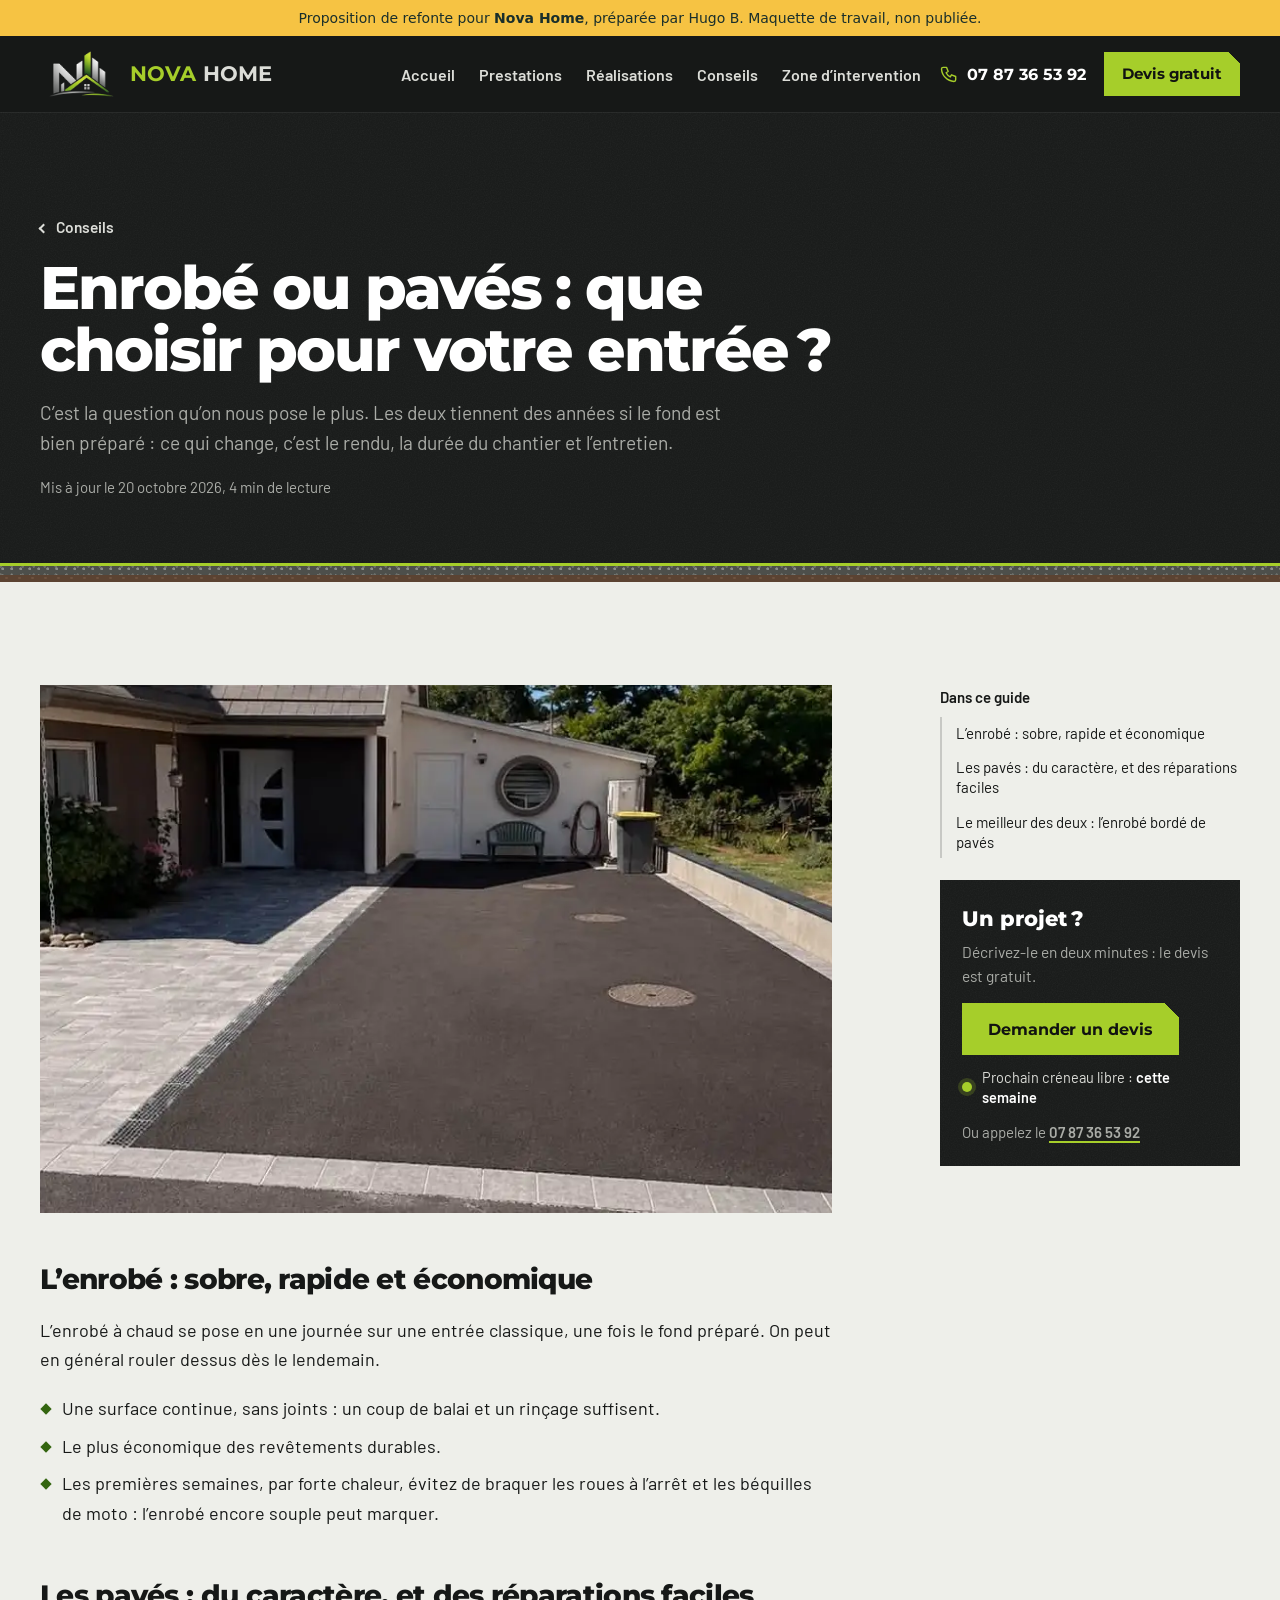
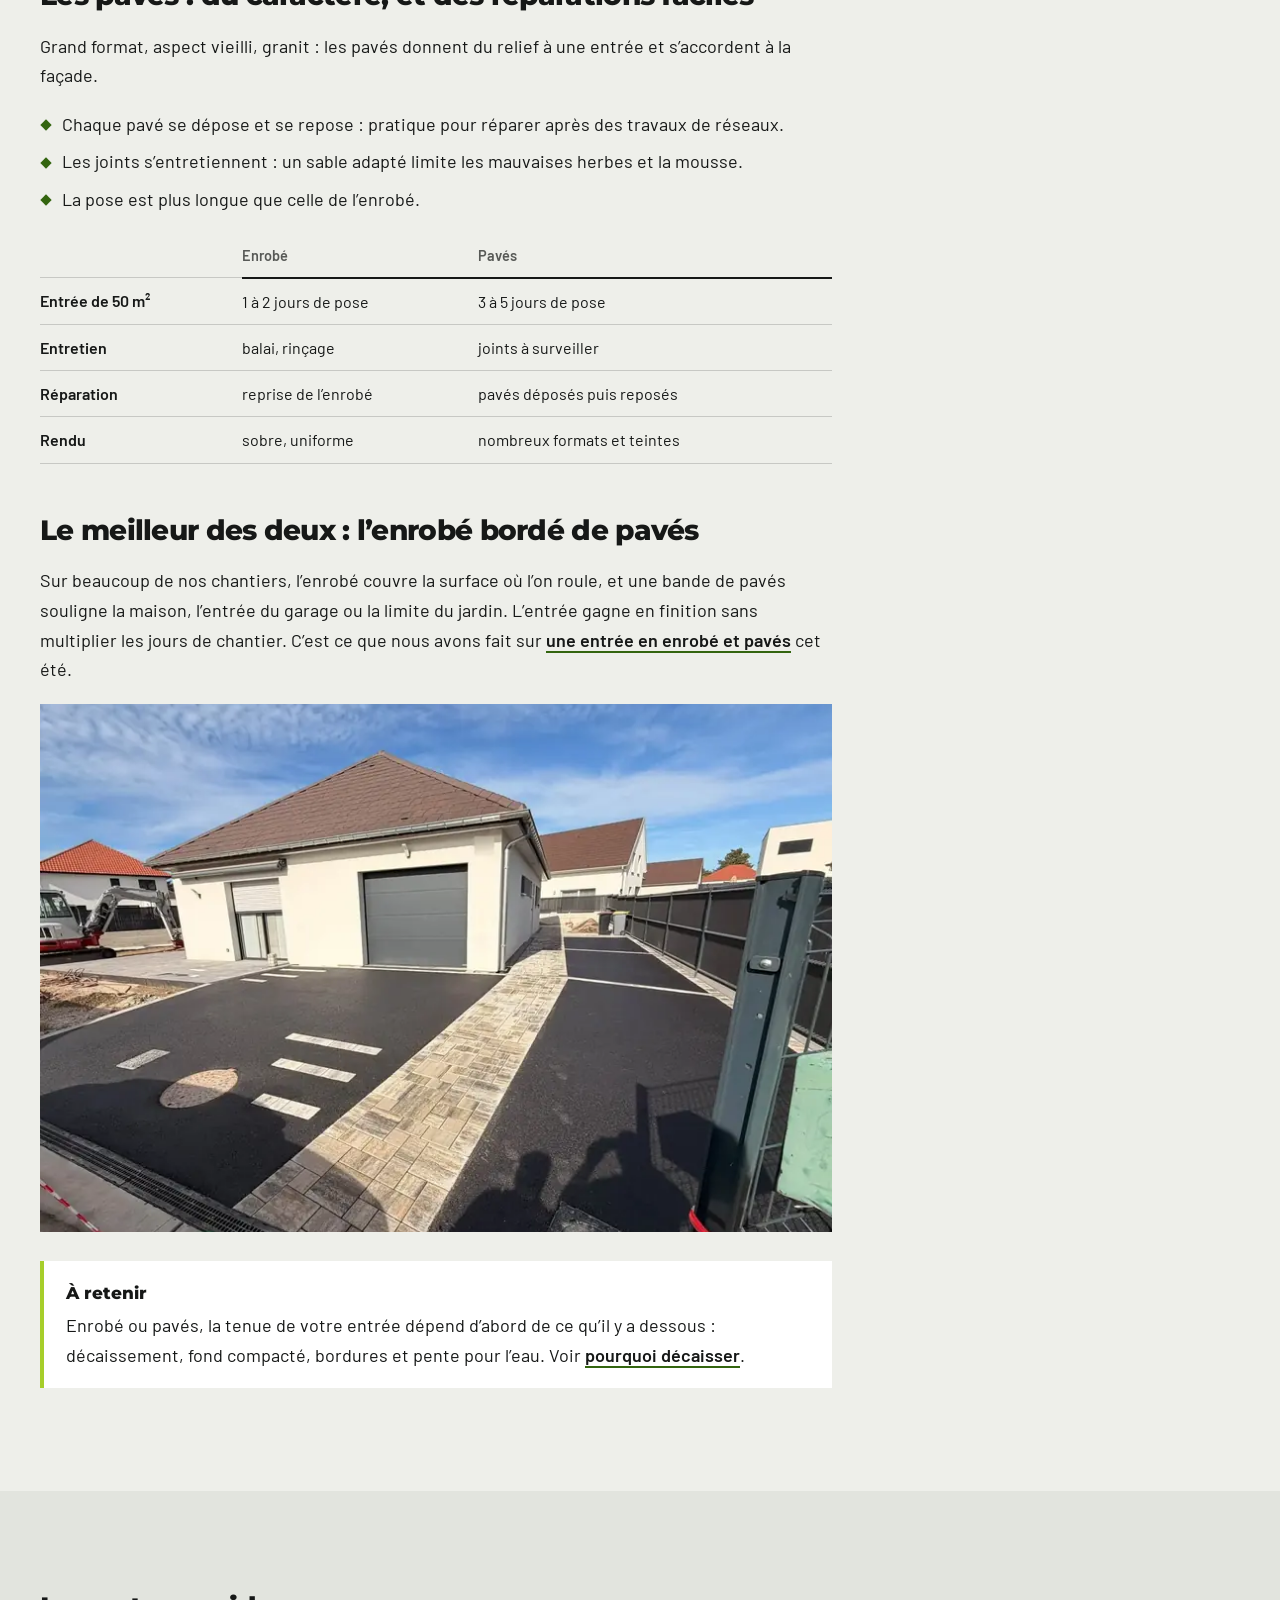
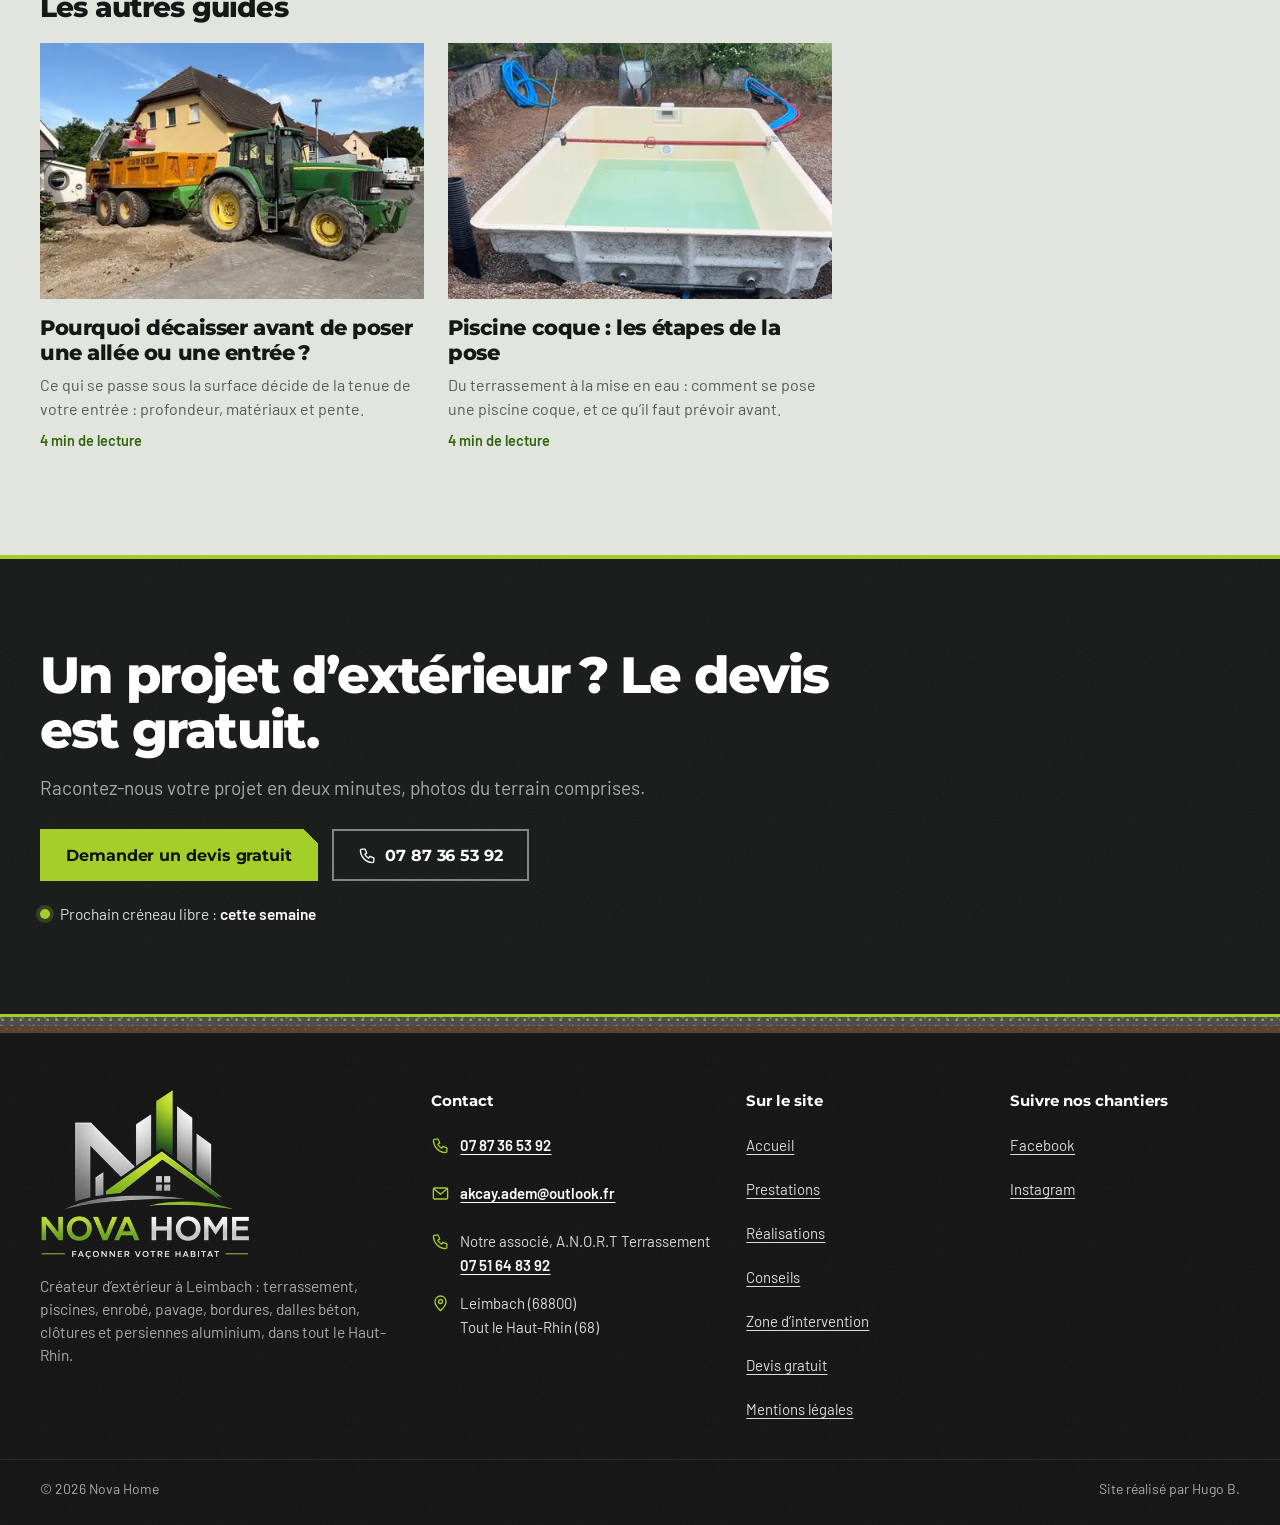
<file: conseil-enrobe-ou-paves.html>
<!DOCTYPE html>
<html lang="fr">
<head>
<meta charset="utf-8">
<meta name="viewport" content="width=device-width, initial-scale=1, viewport-fit=cover">
<title>Enrobé ou pavés : que choisir pour votre entrée ? | Nova Home</title>
<meta name="description" content="Entretien, durée du chantier, réparations, rendu : ce qui distingue l’enrobé et les pavés pour une entrée de garage ou une cour, et pourquoi les combiner.">
<meta name="robots" content="noindex, nofollow">
<meta name="theme-color" content="#F6C343">
<link rel="icon" href="assets/img/favicon-32.png" type="image/png">
<link rel="apple-touch-icon" href="assets/img/apple-touch-icon.png">
<link rel="preload" href="assets/fonts/montserrat-latin.woff2" as="font" type="font/woff2" crossorigin>
<link rel="preload" href="assets/fonts/barlow-400.woff2" as="font" type="font/woff2" crossorigin>
<link rel="stylesheet" href="assets/css/nova.css">
<style>body{background:#EEEFEA}</style>
<meta property="og:type" content="website">
<meta property="og:title" content="Enrobé ou pavés : que choisir pour votre entrée ? | Nova Home">
<meta property="og:description" content="Entretien, durée du chantier, réparations, rendu : ce qui distingue l’enrobé et les pavés pour une entrée de garage ou une cour, et pourquoi les combiner.">
<meta property="og:locale" content="fr_FR">
<script type="application/ld+json">{"@context":"https://schema.org","@type":"Article","headline":"Enrobé ou pavés : que choisir pour votre entrée ?","description":"Entretien, durée du chantier, réparations, rendu : ce qui distingue l’enrobé et les pavés pour une entrée de garage ou une cour, et pourquoi les combiner.","inLanguage":"fr","author":{"@type":"Organization","name":"Nova Home"},"publisher":{"@type":"Organization","name":"Nova Home"},"datePublished":"2026-10-20","dateModified":"2026-10-20"}</script>
<script type="application/json" id="pv-infos">{"semaine":{},"fermetures":[],"feries":{"ferme":true,"ouverts":[]},"alsace":true,"annonce":{},"platDuJour":{},"commandes":{}}</script>
<script>document.documentElement.classList.add('js')</script>
<script src="assets/js/gabarit.js" defer></script>
<script src="assets/js/nova.js" defer></script>
</head>
<body class="pv-site">
<div class="pv-shell"><div class="pv pv--nova pv-page--guide pv-palette--1" style="--p-bg:#EEEFEA;--p-surface:#E2E4DE;--p-ink:#161817;--p-muted:#575956;--p-line:#C7C8C4;--p-accent:#A6CE2A;--p-on-accent:#111111;--p-accent-text:#576C17;--p-accent-soft:#E4EACF;--p-second:#33650F;--p-second-soft:#A3B892;--p-error:#B3261E;--p-ff-title:&quot;Espace fine&quot;, &#39;Montserrat&#39;, &#39;Segoe UI&#39;, system-ui, sans-serif;--p-ff-body:&quot;Espace fine&quot;, &#39;Barlow&#39;, system-ui, -apple-system, &#39;Segoe UI&#39;, sans-serif;--p-title-weight:800" data-mode="maquette" data-gabarit="nova" data-lang="fr">
<a class="pv-skip" href="#contenu">Aller au contenu</a><aside class="pv-demo-bar pv-demo-bar--maquette" aria-label="Maquette"><span>Proposition de refonte pour <strong>Nova Home</strong>, préparée par Hugo B. Maquette de travail, non publiée.</span></aside><header class="pv-nav nv-nav"><div class="pv-in pv-nav-in"><a class="pv-logo nv-logo" href="index.html"><img class="nv-logo-embleme" src="assets/img/logo-embleme-210.webp" alt="" width="208" height="120" decoding="async"><span class="nv-logo-mot"><span class="nv-logo-nova">Nova</span> <span class="nv-logo-home">Home</span></span><span class="pv-sr">, retour à l'accueil</span></a><nav class="pv-menu-nav nv-menu" id="pv-menu" aria-label="Menu principal"><ul class="pv-links"><li><a href="index.html">Accueil</a></li><li><a href="prestations.html">Prestations</a></li><li><a href="realisations.html">Réalisations</a></li><li><a href="conseils.html">Conseils</a></li><li><a href="zone-intervention.html">Zone d’intervention</a></li><li class="nv-lien-devis"><a href="contact.html">Devis gratuit</a></li></ul></nav><a class="nv-nav-tel" href="tel:+33787365392"><svg class="nv-picto" viewBox="0 0 24 24" aria-hidden="true" focusable="false"><path d="M5 4h4l2 5-2.5 1.5a11 11 0 005 5L15 13l5 2v4a2 2 0 01-2 2A16 16 0 013 6a2 2 0 012-2"/></svg><span>07 87 36 53 92</span></a><a class="pv-btn pv-btn--sm nv-nav-cta" href="contact.html">Devis gratuit</a><button class="pv-burger-btn" type="button" aria-expanded="false" aria-controls="pv-menu" data-label-fermer="Fermer le menu"><span class="pv-burger" aria-hidden="true"><i></i><i></i><i></i></span><span class="pv-sr">Menu</span></button></div></header><div class="pv-annonce" data-pv-annonce role="region" aria-label="Annonce" hidden><div class="pv-in"><p data-pv-annonce-texte></p></div></div>
<main id="contenu" tabindex="-1">
<section class="pv-pagehead nv-pagehead nv-sombre nv-guide-tete"><div class="pv-in"><p class="nv-guide-retour"><a href="conseils.html">Conseils</a></p><h1 class="pv-title pv-title--page" id="titre-page">Enrobé ou pavés : que choisir pour votre entrée ?</h1><p class="pv-lead">C’est la question qu’on nous pose le plus. Les deux tiennent des années si le fond est bien préparé : ce qui change, c’est le rendu, la durée du chantier et l’entretien.</p><p class="nv-guide-infos">Mis à jour le <time datetime="2026-10-20">20 octobre 2026</time>, 4 min de lecture</p></div><div class="nv-strates" aria-hidden="true"><i></i><i></i><i></i></div></section><section class="pv-sec nv-sec-guide"><div class="pv-in nv-guide-grille"><article class="nv-guide" aria-labelledby="titre-page"><figure class="nv-g-photo nv-g-photo--une"><img class="nv-g-img" src="assets/img/entree-enrobe-paves-apres-960.webp" srcset="assets/img/entree-enrobe-paves-apres-480.webp 480w, assets/img/entree-enrobe-paves-apres-640.webp 640w, assets/img/entree-enrobe-paves-apres-960.webp 960w" sizes="(min-width: 1000px) 700px, 92vw" alt="Cour en enrobé noir bordée de pavés gris devant une maison" width="960" height="540" decoding="async"></figure><h2 class="nv-g-h2" id="l-enrobe-sobre-rapide-et-economique">L’enrobé : sobre, rapide et économique</h2><p>L’enrobé à chaud se pose en une journée sur une entrée classique, une fois le fond préparé. On peut en général rouler dessus dès le lendemain.</p><ul class="nv-g-liste"><li>Une surface continue, sans joints : un coup de balai et un rinçage suffisent.</li><li>Le plus économique des revêtements durables.</li><li>Les premières semaines, par forte chaleur, évitez de braquer les roues à l’arrêt et les béquilles de moto : l’enrobé encore souple peut marquer.</li></ul><h2 class="nv-g-h2" id="les-paves-du-caractere-et-des-reparations-faciles">Les pavés : du caractère, et des réparations faciles</h2><p>Grand format, aspect vieilli, granit : les pavés donnent du relief à une entrée et s’accordent à la façade.</p><ul class="nv-g-liste"><li>Chaque pavé se dépose et se repose : pratique pour réparer après des travaux de réseaux.</li><li>Les joints s’entretiennent : un sable adapté limite les mauvaises herbes et la mousse.</li><li>La pose est plus longue que celle de l’enrobé.</li></ul><div class="nv-g-tableau" role="region" aria-label="Tableau" tabindex="0"><table><thead><tr><td></td><th scope="col">Enrobé</th><th scope="col">Pavés</th></tr></thead><tbody><tr><th scope="row">Entrée de 50 m²</th><td>1 à 2 jours de pose</td><td>3 à 5 jours de pose</td></tr><tr><th scope="row">Entretien</th><td>balai, rinçage</td><td>joints à surveiller</td></tr><tr><th scope="row">Réparation</th><td>reprise de l’enrobé</td><td>pavés déposés puis reposés</td></tr><tr><th scope="row">Rendu</th><td>sobre, uniforme</td><td>nombreux formats et teintes</td></tr></tbody></table></div><h2 class="nv-g-h2" id="le-meilleur-des-deux-l-enrobe-borde-de-paves">Le meilleur des deux : l’enrobé bordé de pavés</h2><p>Sur beaucoup de nos chantiers, l’enrobé couvre la surface où l’on roule, et une bande de pavés souligne la maison, l’entrée du garage ou la limite du jardin. L’entrée gagne en finition sans multiplier les jours de chantier. C’est ce que nous avons fait sur <a href="realisations.html#entree-enrobe-paves">une entrée en enrobé et pavés</a> cet été.</p><figure class="nv-g-photo"><img class="nv-g-img" src="assets/img/entree-maison-neuve-apres-960.webp" srcset="assets/img/entree-maison-neuve-apres-320.webp 320w, assets/img/entree-maison-neuve-apres-480.webp 480w, assets/img/entree-maison-neuve-apres-640.webp 640w, assets/img/entree-maison-neuve-apres-800.webp 800w, assets/img/entree-maison-neuve-apres-960.webp 960w, assets/img/entree-maison-neuve-apres-1440.webp 1440w, assets/img/entree-maison-neuve-apres-1908.webp 1908w" sizes="(min-width: 1000px) 700px, 92vw" alt="Entrée de maison neuve en enrobé avec une bande de pavés" width="960" height="720" loading="lazy" decoding="async"></figure><aside class="nv-g-retenir"><p class="nv-g-retenir-titre">À retenir</p><p>Enrobé ou pavés, la tenue de votre entrée dépend d’abord de ce qu’il y a dessous : décaissement, fond compacté, bordures et pente pour l’eau. Voir <a href="conseil-pourquoi-decaisser.html">pourquoi décaisser</a>.</p></aside></article><aside class="nv-guide-cote"><nav class="nv-guide-sommaire" aria-label="Dans ce guide"><p class="nv-guide-cote-titre">Dans ce guide</p><ol role="list"><li><a href="#l-enrobe-sobre-rapide-et-economique">L’enrobé : sobre, rapide et économique</a></li><li><a href="#les-paves-du-caractere-et-des-reparations-faciles">Les pavés : du caractère, et des réparations faciles</a></li><li><a href="#le-meilleur-des-deux-l-enrobe-borde-de-paves">Le meilleur des deux : l’enrobé bordé de pavés</a></li></ol></nav><div class="nv-guide-devis nv-sombre"><p class="nv-guide-devis-titre">Un projet ?</p><p>Décrivez-le en deux minutes : le devis est gratuit.</p><p class="pv-actions"><a class="pv-btn" href="contact.html"><span>Demander un devis</span></a></p><p class="nv-dispo nv-dispo--petit" data-nv-dispo><span class="nv-dispo-point" aria-hidden="true"></span><span>Prochain créneau libre : <strong data-nv-dispo-texte>semaine du 16 novembre</strong></span></p><p class="nv-guide-tel">Ou appelez le <a href="tel:+33787365392">07 87 36 53 92</a></p></div></aside></div></section><section class="pv-sec nv-sec-guides pv-sec--alt" aria-labelledby="titre-autres"><div class="pv-in"><h2 class="pv-h pv-h--sm" id="titre-autres">Les autres guides</h2><ul class="nv-guides" role="list"><li class="nv-guide-item"><a class="nv-guide-carte" href="conseil-pourquoi-decaisser.html"><span class="nv-guide-photo"><img class="nv-guide-img" src="assets/img/decaissement-tracteur-benne-960.webp" srcset="assets/img/decaissement-tracteur-benne-480.webp 480w, assets/img/decaissement-tracteur-benne-640.webp 640w, assets/img/decaissement-tracteur-benne-960.webp 960w, assets/img/decaissement-tracteur-benne-1200.webp 1200w" sizes="(min-width: 1240px) 384px, (min-width: 800px) 31vw, 92vw" alt="Tracteur et benne pendant le décaissement d’une entrée" width="960" height="720" loading="lazy" decoding="async"></span><h3 class="nv-guide-titre">Pourquoi décaisser avant de poser une allée ou une entrée ?</h3><span class="nv-guide-resume">Ce qui se passe sous la surface décide de la tenue de votre entrée : profondeur, matériaux et pente.</span><span class="nv-guide-meta">4 min de lecture</span></a></li><li class="nv-guide-item"><a class="nv-guide-carte" href="conseil-piscine-coque.html"><span class="nv-guide-photo"><img class="nv-guide-img" src="assets/img/piscine-coque-pose-960.webp" srcset="assets/img/piscine-coque-pose-320.webp 320w, assets/img/piscine-coque-pose-480.webp 480w, assets/img/piscine-coque-pose-640.webp 640w, assets/img/piscine-coque-pose-960.webp 960w, assets/img/piscine-coque-pose-1242.webp 1242w" sizes="(min-width: 1240px) 384px, (min-width: 800px) 31vw, 92vw" alt="Coque de piscine posée dans son trou de terrassement" width="960" height="720" loading="lazy" decoding="async"></span><h3 class="nv-guide-titre">Piscine coque : les étapes de la pose</h3><span class="nv-guide-resume">Du terrassement à la mise en eau : comment se pose une piscine coque, et ce qu’il faut prévoir avant.</span><span class="nv-guide-meta">4 min de lecture</span></a></li></ul></div></section><section class="nv-appel nv-sombre" aria-labelledby="titre-bandeau"><div class="pv-in nv-appel-in"><h2 class="nv-appel-titre" id="titre-bandeau">Un projet d’extérieur ? Le devis est gratuit.</h2><p class="nv-appel-texte">Racontez-nous votre projet en deux minutes, photos du terrain comprises.</p><p class="pv-actions"><a class="pv-btn" href="contact.html"><span>Demander un devis gratuit</span></a><a class="pv-btn pv-btn--ghost" href="tel:+33787365392"><svg class="nv-picto nv-picto--btn" viewBox="0 0 24 24" aria-hidden="true" focusable="false"><path d="M5 4h4l2 5-2.5 1.5a11 11 0 005 5L15 13l5 2v4a2 2 0 01-2 2A16 16 0 013 6a2 2 0 012-2"/></svg><span><span class="pv-sr">Appeler le </span>07 87 36 53 92</span></a></p><p class="nv-dispo nv-dispo--bandeau" data-nv-dispo><span class="nv-dispo-point" aria-hidden="true"></span><span>Prochain créneau libre : <strong data-nv-dispo-texte>semaine du 16 novembre</strong></span></p></div></section>
</main>
<footer class="pv-foot nv-pied"><div class="nv-strates" aria-hidden="true"><i></i><i></i><i></i></div><div class="pv-in nv-pied-grille"><div class="nv-pied-id"><img class="nv-pied-logo" src="assets/img/logo-complet-370.webp" alt="Nova Home, façonner votre habitat" width="370" height="300" loading="lazy" decoding="async"><p class="nv-pied-quoi">Créateur d’extérieur à Leimbach : terrassement, piscines, enrobé, pavage, bordures, dalles béton, clôtures et persiennes aluminium, dans tout le Haut-Rhin.</p></div><div><h2 class="pv-foot-title">Contact</h2><ul class="nv-pied-coords"><li><svg class="nv-picto" viewBox="0 0 24 24" aria-hidden="true" focusable="false"><path d="M5 4h4l2 5-2.5 1.5a11 11 0 005 5L15 13l5 2v4a2 2 0 01-2 2A16 16 0 013 6a2 2 0 012-2"/></svg><a href="tel:+33787365392">07 87 36 53 92</a></li><li><svg class="nv-picto" viewBox="0 0 24 24" aria-hidden="true" focusable="false"><rect x="3" y="5" width="18" height="14" rx="1.5"/><path d="M3.5 6l8.5 7 8.5-7"/></svg><a href="mailto:akcay.adem@outlook.fr">akcay.adem@outlook.fr</a></li><li><svg class="nv-picto" viewBox="0 0 24 24" aria-hidden="true" focusable="false"><path d="M5 4h4l2 5-2.5 1.5a11 11 0 005 5L15 13l5 2v4a2 2 0 01-2 2A16 16 0 013 6a2 2 0 012-2"/></svg><span>Notre associé, A.N.O.R.T Terrassement<br><a href="tel:+33751648392">07 51 64 83 92</a></span></li><li><svg class="nv-picto" viewBox="0 0 24 24" aria-hidden="true" focusable="false"><path d="M12 21s-7-6.2-7-11.5a7 7 0 0114 0C19 14.8 12 21 12 21z"/><circle cx="12" cy="9.5" r="2.5"/></svg><span>Leimbach (68800)<br>Tout le Haut-Rhin (68)</span></li></ul></div><nav aria-label="Pied de page"><h2 class="pv-foot-title">Sur le site</h2><ul class="pv-foot-links"><li><a href="index.html">Accueil</a></li><li><a href="prestations.html">Prestations</a></li><li><a href="realisations.html">Réalisations</a></li><li><a href="conseils.html">Conseils</a></li><li><a href="zone-intervention.html">Zone d’intervention</a></li><li><a href="contact.html">Devis gratuit</a></li><li><a href="mentions-legales.html">Mentions légales</a></li></ul></nav><div><h2 class="pv-foot-title">Suivre nos chantiers</h2><ul class="pv-foot-links"><li><a href="https://www.facebook.com/p/Nova-Home-61587917066312/" rel="noopener" target="_blank">Facebook<span class="pv-sr"> (nouvel onglet)</span></a></li><li><a href="https://www.instagram.com/nova.home688/" rel="noopener" target="_blank">Instagram<span class="pv-sr"> (nouvel onglet)</span></a></li></ul></div></div><div class="pv-in pv-foot-bottom"><span>© 2026 Nova Home</span><span>Site réalisé par Hugo B.</span></div><script type="application/json" id="nv-dispo">{"semaines":[{"du":"2026-10-26","etat":"complet"},{"du":"2026-11-02","etat":"complet"},{"du":"2026-11-09","etat":"complet"},{"du":"2026-11-16","etat":"places"},{"du":"2026-11-23","etat":"libre"},{"du":"2026-11-30","etat":"libre"}]}</script></footer>
<nav class="pv-actionbar nv-actionbar" aria-label="Actions rapides"><a class="pv-btn pv-btn--ghost" href="tel:+33787365392"><svg class="nv-picto nv-picto--btn" viewBox="0 0 24 24" aria-hidden="true" focusable="false"><path d="M5 4h4l2 5-2.5 1.5a11 11 0 005 5L15 13l5 2v4a2 2 0 01-2 2A16 16 0 013 6a2 2 0 012-2"/></svg><span>Appeler</span></a><a class="pv-btn" href="contact.html"><span>Devis gratuit</span></a></nav>
</div></div>
</body>
</html>
</file>
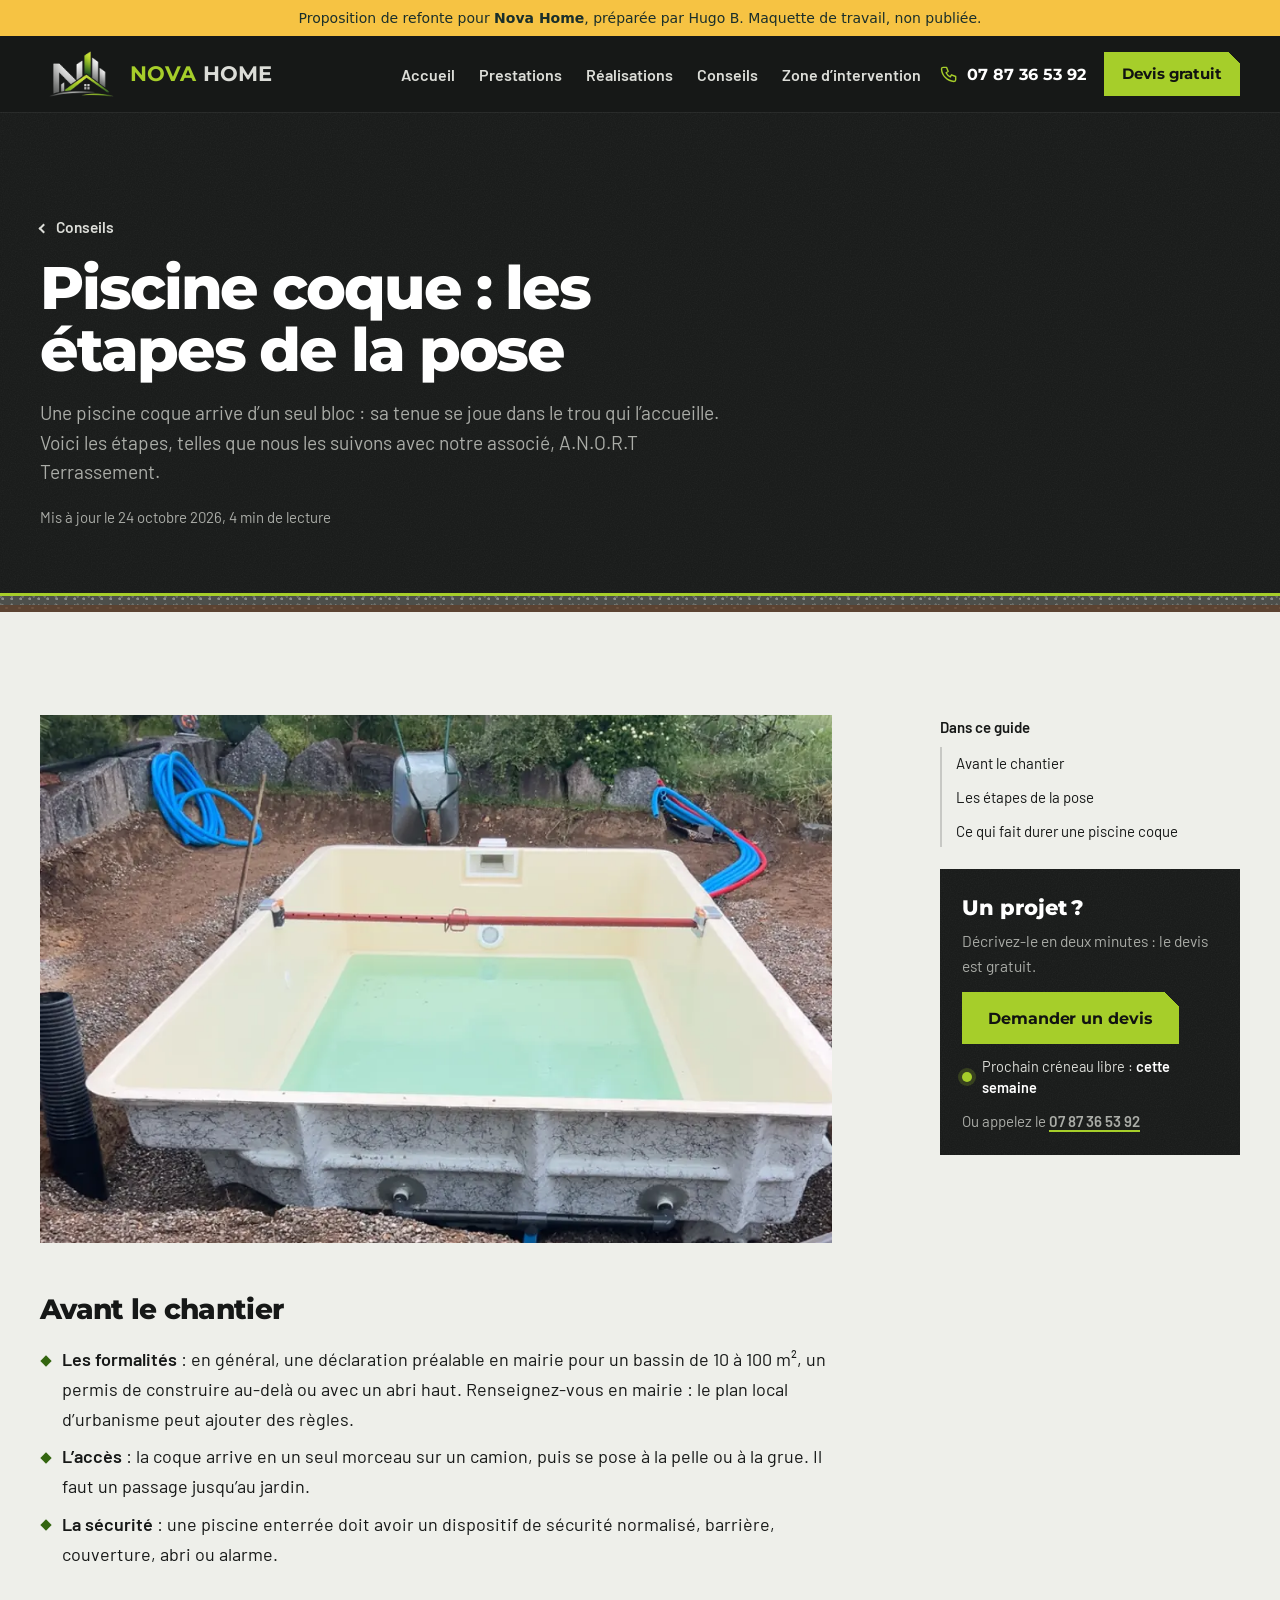
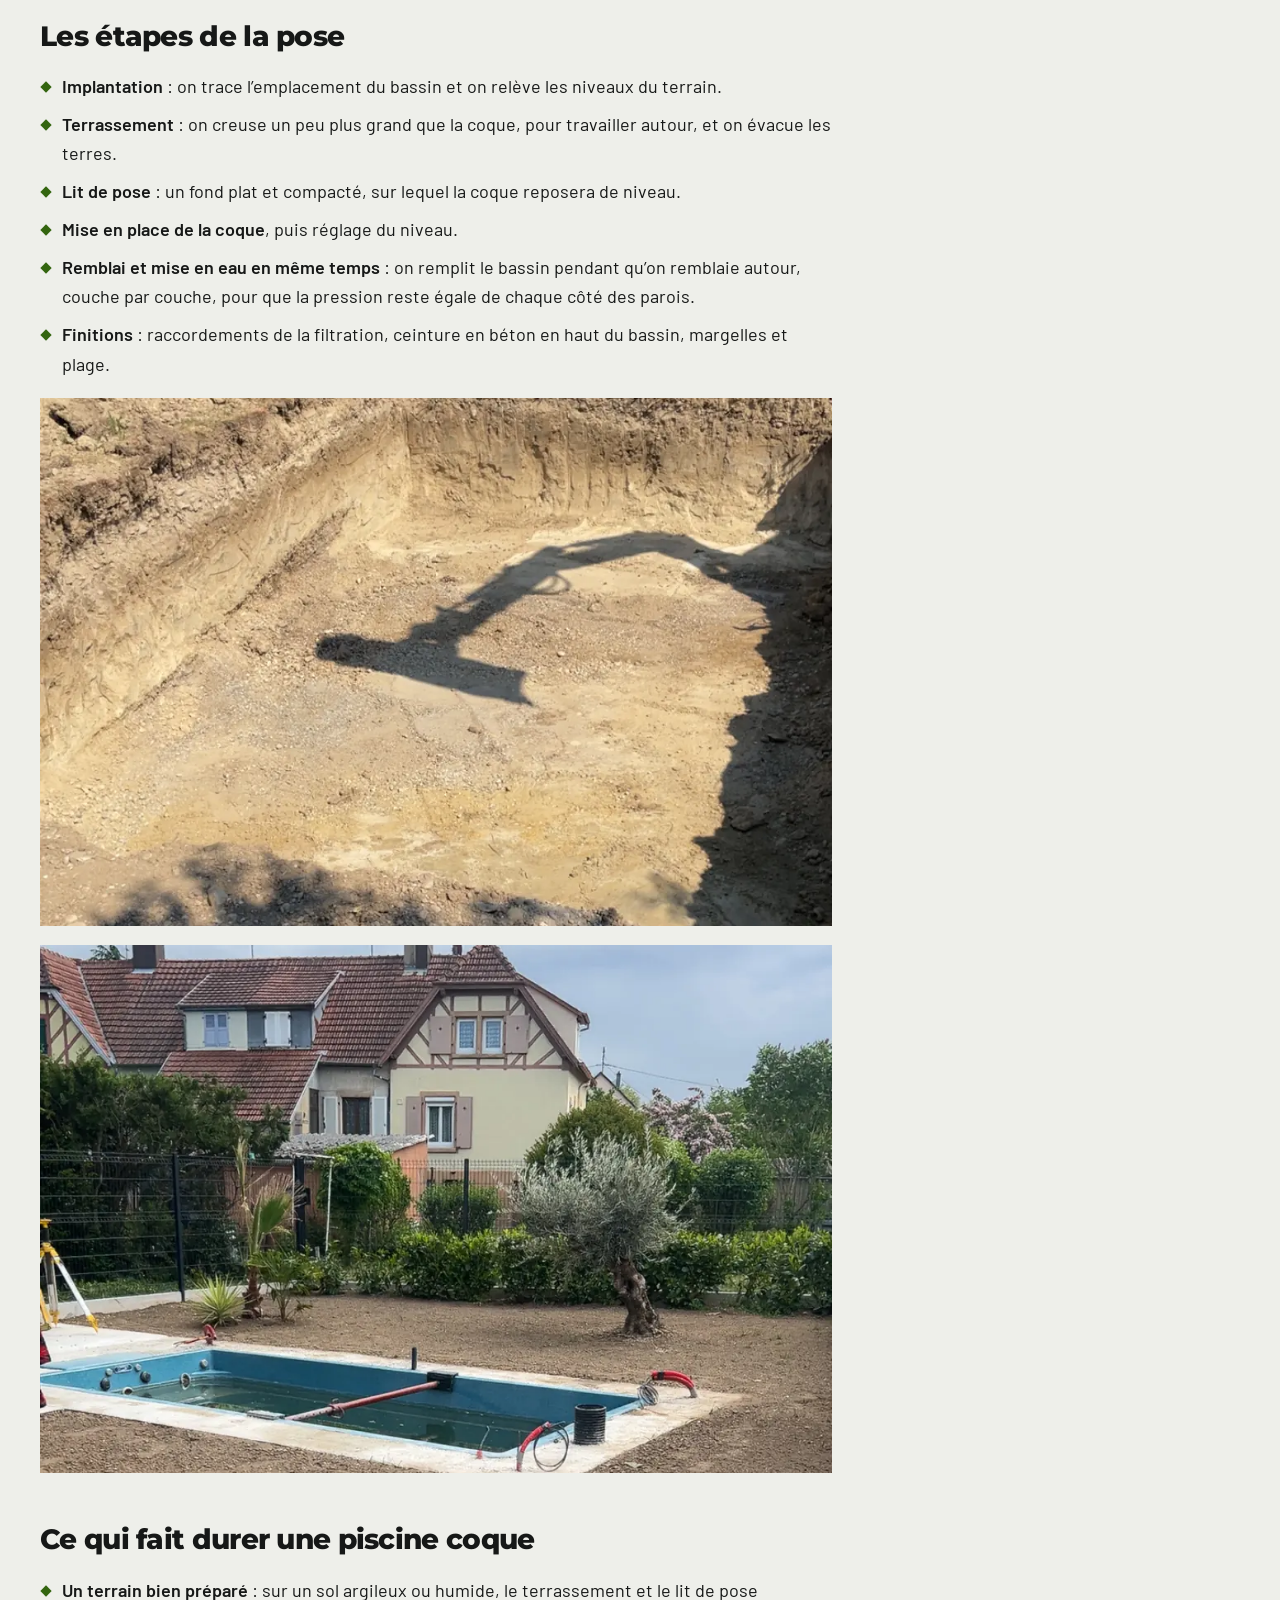
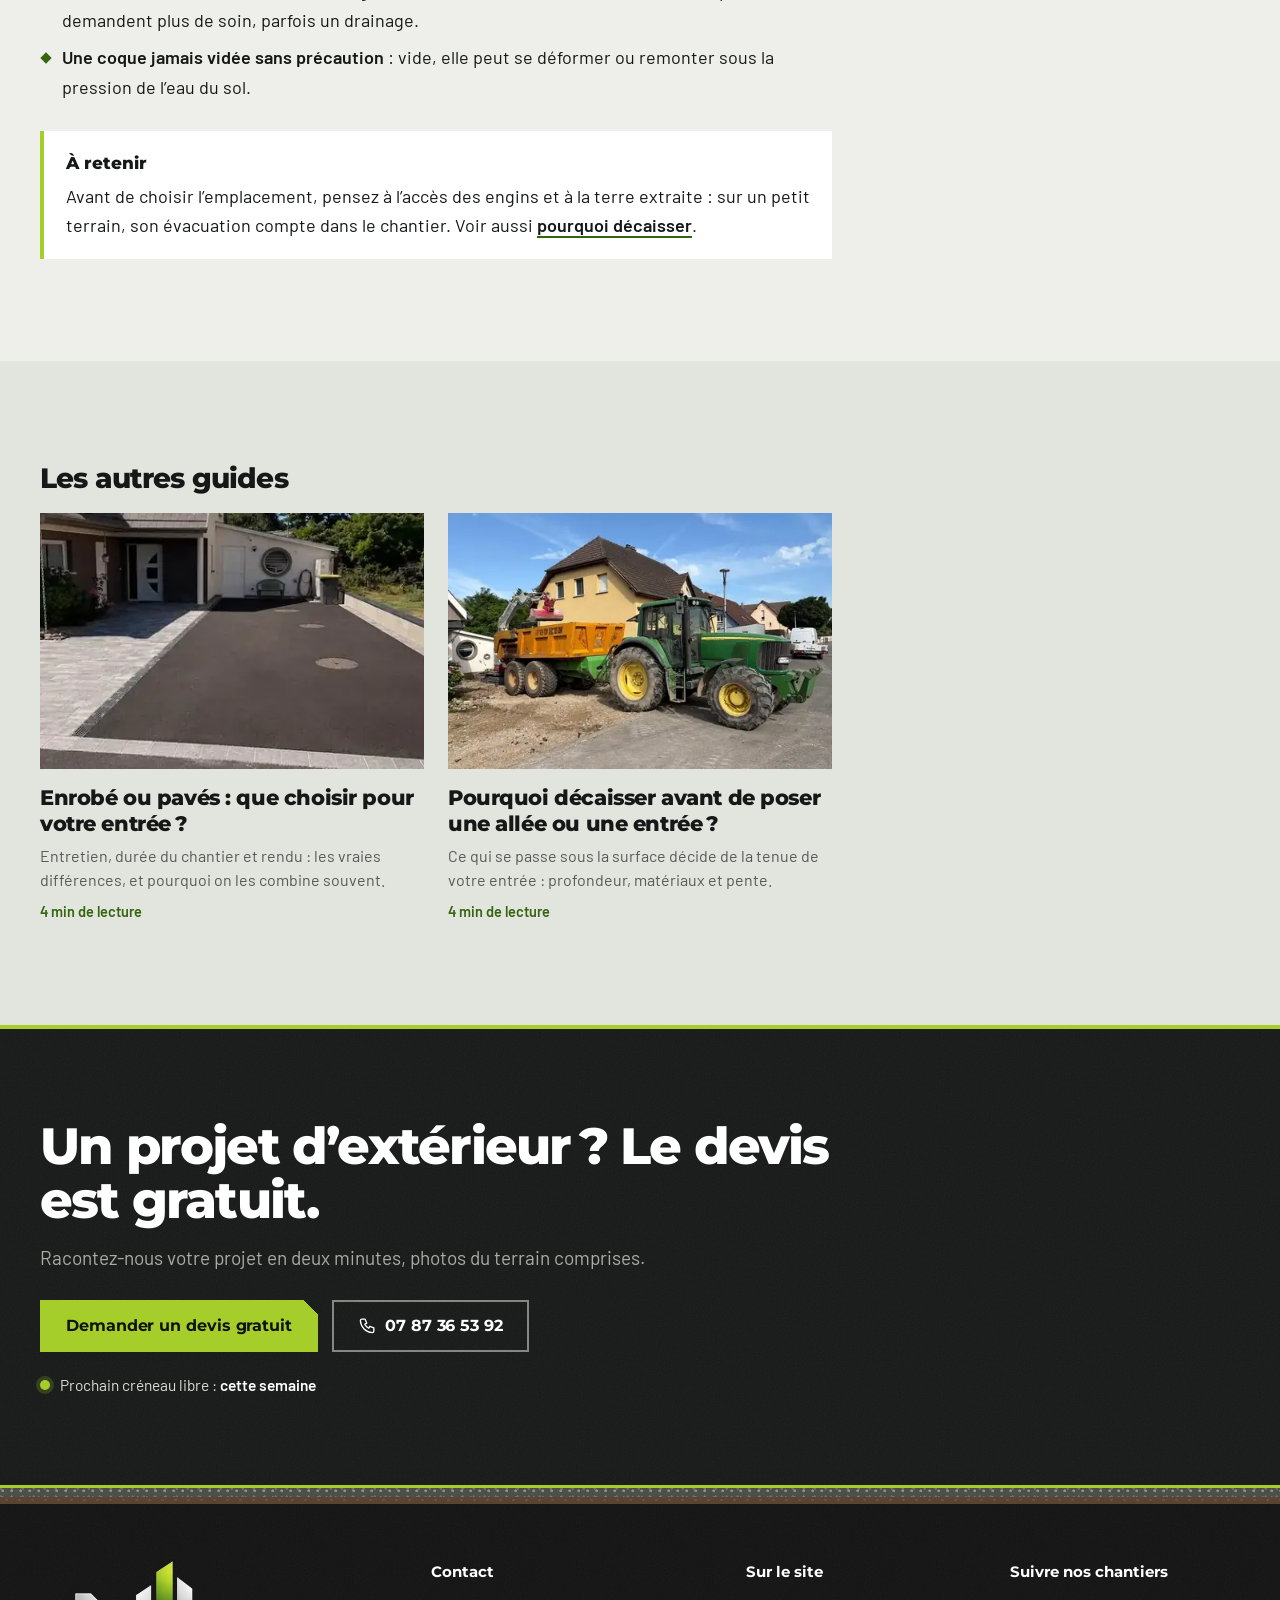
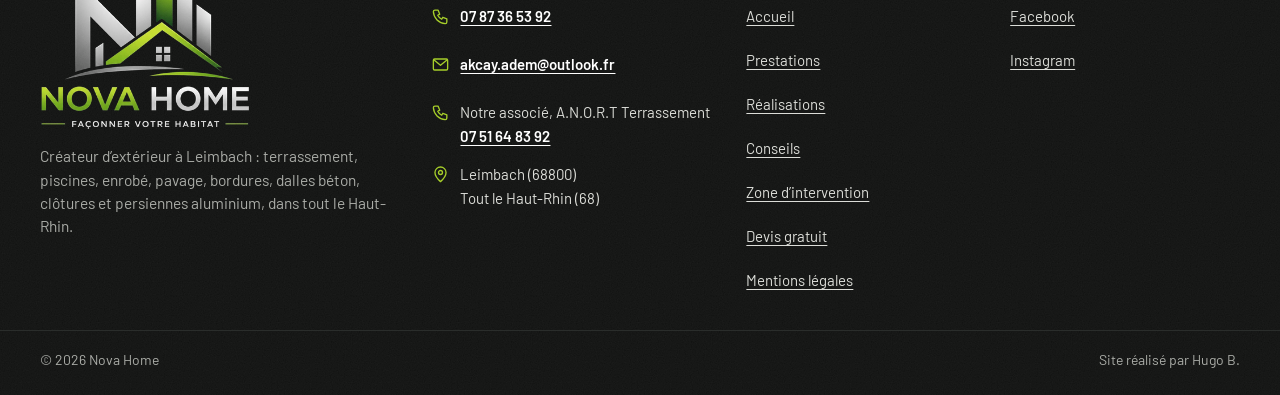
<file: conseil-piscine-coque.html>
<!DOCTYPE html>
<html lang="fr">
<head>
<meta charset="utf-8">
<meta name="viewport" content="width=device-width, initial-scale=1, viewport-fit=cover">
<title>Piscine coque : les étapes de la pose | Nova Home</title>
<meta name="description" content="Formalités, terrassement, lit de pose, mise en eau et remblai : comment se déroule la pose d’une piscine coque, et ce qu’il faut prévoir avant.">
<meta name="robots" content="noindex, nofollow">
<meta name="theme-color" content="#F6C343">
<link rel="icon" href="assets/img/favicon-32.png" type="image/png">
<link rel="apple-touch-icon" href="assets/img/apple-touch-icon.png">
<link rel="preload" href="assets/fonts/montserrat-latin.woff2" as="font" type="font/woff2" crossorigin>
<link rel="preload" href="assets/fonts/barlow-400.woff2" as="font" type="font/woff2" crossorigin>
<link rel="stylesheet" href="assets/css/nova.css">
<style>body{background:#EEEFEA}</style>
<meta property="og:type" content="website">
<meta property="og:title" content="Piscine coque : les étapes de la pose | Nova Home">
<meta property="og:description" content="Formalités, terrassement, lit de pose, mise en eau et remblai : comment se déroule la pose d’une piscine coque, et ce qu’il faut prévoir avant.">
<meta property="og:locale" content="fr_FR">
<script type="application/ld+json">{"@context":"https://schema.org","@type":"Article","headline":"Piscine coque : les étapes de la pose","description":"Formalités, terrassement, lit de pose, mise en eau et remblai : comment se déroule la pose d’une piscine coque, et ce qu’il faut prévoir avant.","inLanguage":"fr","author":{"@type":"Organization","name":"Nova Home"},"publisher":{"@type":"Organization","name":"Nova Home"},"datePublished":"2026-10-24","dateModified":"2026-10-24"}</script>
<script type="application/json" id="pv-infos">{"semaine":{},"fermetures":[],"feries":{"ferme":true,"ouverts":[]},"alsace":true,"annonce":{},"platDuJour":{},"commandes":{}}</script>
<script>document.documentElement.classList.add('js')</script>
<script src="assets/js/gabarit.js" defer></script>
<script src="assets/js/nova.js" defer></script>
</head>
<body class="pv-site">
<div class="pv-shell"><div class="pv pv--nova pv-page--guide pv-palette--1" style="--p-bg:#EEEFEA;--p-surface:#E2E4DE;--p-ink:#161817;--p-muted:#575956;--p-line:#C7C8C4;--p-accent:#A6CE2A;--p-on-accent:#111111;--p-accent-text:#576C17;--p-accent-soft:#E4EACF;--p-second:#33650F;--p-second-soft:#A3B892;--p-error:#B3261E;--p-ff-title:&quot;Espace fine&quot;, &#39;Montserrat&#39;, &#39;Segoe UI&#39;, system-ui, sans-serif;--p-ff-body:&quot;Espace fine&quot;, &#39;Barlow&#39;, system-ui, -apple-system, &#39;Segoe UI&#39;, sans-serif;--p-title-weight:800" data-mode="maquette" data-gabarit="nova" data-lang="fr">
<a class="pv-skip" href="#contenu">Aller au contenu</a><aside class="pv-demo-bar pv-demo-bar--maquette" aria-label="Maquette"><span>Proposition de refonte pour <strong>Nova Home</strong>, préparée par Hugo B. Maquette de travail, non publiée.</span></aside><header class="pv-nav nv-nav"><div class="pv-in pv-nav-in"><a class="pv-logo nv-logo" href="index.html"><img class="nv-logo-embleme" src="assets/img/logo-embleme-210.webp" alt="" width="208" height="120" decoding="async"><span class="nv-logo-mot"><span class="nv-logo-nova">Nova</span> <span class="nv-logo-home">Home</span></span><span class="pv-sr">, retour à l'accueil</span></a><nav class="pv-menu-nav nv-menu" id="pv-menu" aria-label="Menu principal"><ul class="pv-links"><li><a href="index.html">Accueil</a></li><li><a href="prestations.html">Prestations</a></li><li><a href="realisations.html">Réalisations</a></li><li><a href="conseils.html">Conseils</a></li><li><a href="zone-intervention.html">Zone d’intervention</a></li><li class="nv-lien-devis"><a href="contact.html">Devis gratuit</a></li></ul></nav><a class="nv-nav-tel" href="tel:+33787365392"><svg class="nv-picto" viewBox="0 0 24 24" aria-hidden="true" focusable="false"><path d="M5 4h4l2 5-2.5 1.5a11 11 0 005 5L15 13l5 2v4a2 2 0 01-2 2A16 16 0 013 6a2 2 0 012-2"/></svg><span>07 87 36 53 92</span></a><a class="pv-btn pv-btn--sm nv-nav-cta" href="contact.html">Devis gratuit</a><button class="pv-burger-btn" type="button" aria-expanded="false" aria-controls="pv-menu" data-label-fermer="Fermer le menu"><span class="pv-burger" aria-hidden="true"><i></i><i></i><i></i></span><span class="pv-sr">Menu</span></button></div></header><div class="pv-annonce" data-pv-annonce role="region" aria-label="Annonce" hidden><div class="pv-in"><p data-pv-annonce-texte></p></div></div>
<main id="contenu" tabindex="-1">
<section class="pv-pagehead nv-pagehead nv-sombre nv-guide-tete"><div class="pv-in"><p class="nv-guide-retour"><a href="conseils.html">Conseils</a></p><h1 class="pv-title pv-title--page" id="titre-page">Piscine coque : les étapes de la pose</h1><p class="pv-lead">Une piscine coque arrive d’un seul bloc : sa tenue se joue dans le trou qui l’accueille. Voici les étapes, telles que nous les suivons avec notre associé, A.N.O.R.T Terrassement.</p><p class="nv-guide-infos">Mis à jour le <time datetime="2026-10-24">24 octobre 2026</time>, 4 min de lecture</p></div><div class="nv-strates" aria-hidden="true"><i></i><i></i><i></i></div></section><section class="pv-sec nv-sec-guide"><div class="pv-in nv-guide-grille"><article class="nv-guide" aria-labelledby="titre-page"><figure class="nv-g-photo nv-g-photo--une"><img class="nv-g-img" src="assets/img/piscine-coque-pose-960.webp" srcset="assets/img/piscine-coque-pose-320.webp 320w, assets/img/piscine-coque-pose-480.webp 480w, assets/img/piscine-coque-pose-640.webp 640w, assets/img/piscine-coque-pose-960.webp 960w, assets/img/piscine-coque-pose-1242.webp 1242w" sizes="(min-width: 1000px) 700px, 92vw" alt="Coque de piscine posée dans son trou de terrassement" width="960" height="720" decoding="async"></figure><h2 class="nv-g-h2" id="avant-le-chantier">Avant le chantier</h2><ul class="nv-g-liste"><li><strong>Les formalités</strong> : en général, une déclaration préalable en mairie pour un bassin de 10 à 100 m², un permis de construire au-delà ou avec un abri haut. Renseignez-vous en mairie : le plan local d’urbanisme peut ajouter des règles.</li><li><strong>L’accès</strong> : la coque arrive en un seul morceau sur un camion, puis se pose à la pelle ou à la grue. Il faut un passage jusqu’au jardin.</li><li><strong>La sécurité</strong> : une piscine enterrée doit avoir un dispositif de sécurité normalisé, barrière, couverture, abri ou alarme.</li></ul><h2 class="nv-g-h2" id="les-etapes-de-la-pose">Les étapes de la pose</h2><ul class="nv-g-liste"><li><strong>Implantation</strong> : on trace l’emplacement du bassin et on relève les niveaux du terrain.</li><li><strong>Terrassement</strong> : on creuse un peu plus grand que la coque, pour travailler autour, et on évacue les terres.</li><li><strong>Lit de pose</strong> : un fond plat et compacté, sur lequel la coque reposera de niveau.</li><li><strong>Mise en place de la coque</strong>, puis réglage du niveau.</li><li><strong>Remblai et mise en eau en même temps</strong> : on remplit le bassin pendant qu’on remblaie autour, couche par couche, pour que la pression reste égale de chaque côté des parois.</li><li><strong>Finitions</strong> : raccordements de la filtration, ceinture en béton en haut du bassin, margelles et plage.</li></ul><figure class="nv-g-photo"><img class="nv-g-img" src="assets/img/piscine-bassin-creuse-960.webp" srcset="assets/img/piscine-bassin-creuse-320.webp 320w, assets/img/piscine-bassin-creuse-480.webp 480w, assets/img/piscine-bassin-creuse-640.webp 640w, assets/img/piscine-bassin-creuse-960.webp 960w, assets/img/piscine-bassin-creuse-1242.webp 1242w" sizes="(min-width: 1000px) 700px, 92vw" alt="Bassin de piscine creusé à la mini-pelle : parois droites, fond dressé avant le lit de pose" width="960" height="1280" loading="lazy" decoding="async"></figure><figure class="nv-g-photo"><img class="nv-g-img" src="assets/img/piscine-coque-terminee-960.webp" srcset="assets/img/piscine-coque-terminee-320.webp 320w, assets/img/piscine-coque-terminee-480.webp 480w, assets/img/piscine-coque-terminee-640.webp 640w, assets/img/piscine-coque-terminee-960.webp 960w, assets/img/piscine-coque-terminee-1242.webp 1242w" sizes="(min-width: 1000px) 700px, 92vw" alt="Piscine coque terminée et en eau, terrain remis à niveau autour" width="960" height="720" loading="lazy" decoding="async"></figure><h2 class="nv-g-h2" id="ce-qui-fait-durer-une-piscine-coque">Ce qui fait durer une piscine coque</h2><ul class="nv-g-liste"><li><strong>Un terrain bien préparé</strong> : sur un sol argileux ou humide, le terrassement et le lit de pose demandent plus de soin, parfois un drainage.</li><li><strong>Une coque jamais vidée sans précaution</strong> : vide, elle peut se déformer ou remonter sous la pression de l’eau du sol.</li></ul><aside class="nv-g-retenir"><p class="nv-g-retenir-titre">À retenir</p><p>Avant de choisir l’emplacement, pensez à l’accès des engins et à la terre extraite : sur un petit terrain, son évacuation compte dans le chantier. Voir aussi <a href="conseil-pourquoi-decaisser.html">pourquoi décaisser</a>.</p></aside></article><aside class="nv-guide-cote"><nav class="nv-guide-sommaire" aria-label="Dans ce guide"><p class="nv-guide-cote-titre">Dans ce guide</p><ol role="list"><li><a href="#avant-le-chantier">Avant le chantier</a></li><li><a href="#les-etapes-de-la-pose">Les étapes de la pose</a></li><li><a href="#ce-qui-fait-durer-une-piscine-coque">Ce qui fait durer une piscine coque</a></li></ol></nav><div class="nv-guide-devis nv-sombre"><p class="nv-guide-devis-titre">Un projet ?</p><p>Décrivez-le en deux minutes : le devis est gratuit.</p><p class="pv-actions"><a class="pv-btn" href="contact.html"><span>Demander un devis</span></a></p><p class="nv-dispo nv-dispo--petit" data-nv-dispo><span class="nv-dispo-point" aria-hidden="true"></span><span>Prochain créneau libre : <strong data-nv-dispo-texte>semaine du 16 novembre</strong></span></p><p class="nv-guide-tel">Ou appelez le <a href="tel:+33787365392">07 87 36 53 92</a></p></div></aside></div></section><section class="pv-sec nv-sec-guides pv-sec--alt" aria-labelledby="titre-autres"><div class="pv-in"><h2 class="pv-h pv-h--sm" id="titre-autres">Les autres guides</h2><ul class="nv-guides" role="list"><li class="nv-guide-item"><a class="nv-guide-carte" href="conseil-enrobe-ou-paves.html"><span class="nv-guide-photo"><img class="nv-guide-img" src="assets/img/entree-enrobe-paves-apres-960.webp" srcset="assets/img/entree-enrobe-paves-apres-480.webp 480w, assets/img/entree-enrobe-paves-apres-640.webp 640w, assets/img/entree-enrobe-paves-apres-960.webp 960w" sizes="(min-width: 1240px) 384px, (min-width: 800px) 31vw, 92vw" alt="Cour en enrobé noir bordée de pavés gris devant une maison" width="960" height="540" loading="lazy" decoding="async"></span><h3 class="nv-guide-titre">Enrobé ou pavés : que choisir pour votre entrée ?</h3><span class="nv-guide-resume">Entretien, durée du chantier et rendu : les vraies différences, et pourquoi on les combine souvent.</span><span class="nv-guide-meta">4 min de lecture</span></a></li><li class="nv-guide-item"><a class="nv-guide-carte" href="conseil-pourquoi-decaisser.html"><span class="nv-guide-photo"><img class="nv-guide-img" src="assets/img/decaissement-tracteur-benne-960.webp" srcset="assets/img/decaissement-tracteur-benne-480.webp 480w, assets/img/decaissement-tracteur-benne-640.webp 640w, assets/img/decaissement-tracteur-benne-960.webp 960w, assets/img/decaissement-tracteur-benne-1200.webp 1200w" sizes="(min-width: 1240px) 384px, (min-width: 800px) 31vw, 92vw" alt="Tracteur et benne pendant le décaissement d’une entrée" width="960" height="720" loading="lazy" decoding="async"></span><h3 class="nv-guide-titre">Pourquoi décaisser avant de poser une allée ou une entrée ?</h3><span class="nv-guide-resume">Ce qui se passe sous la surface décide de la tenue de votre entrée : profondeur, matériaux et pente.</span><span class="nv-guide-meta">4 min de lecture</span></a></li></ul></div></section><section class="nv-appel nv-sombre" aria-labelledby="titre-bandeau"><div class="pv-in nv-appel-in"><h2 class="nv-appel-titre" id="titre-bandeau">Un projet d’extérieur ? Le devis est gratuit.</h2><p class="nv-appel-texte">Racontez-nous votre projet en deux minutes, photos du terrain comprises.</p><p class="pv-actions"><a class="pv-btn" href="contact.html"><span>Demander un devis gratuit</span></a><a class="pv-btn pv-btn--ghost" href="tel:+33787365392"><svg class="nv-picto nv-picto--btn" viewBox="0 0 24 24" aria-hidden="true" focusable="false"><path d="M5 4h4l2 5-2.5 1.5a11 11 0 005 5L15 13l5 2v4a2 2 0 01-2 2A16 16 0 013 6a2 2 0 012-2"/></svg><span><span class="pv-sr">Appeler le </span>07 87 36 53 92</span></a></p><p class="nv-dispo nv-dispo--bandeau" data-nv-dispo><span class="nv-dispo-point" aria-hidden="true"></span><span>Prochain créneau libre : <strong data-nv-dispo-texte>semaine du 16 novembre</strong></span></p></div></section>
</main>
<footer class="pv-foot nv-pied"><div class="nv-strates" aria-hidden="true"><i></i><i></i><i></i></div><div class="pv-in nv-pied-grille"><div class="nv-pied-id"><img class="nv-pied-logo" src="assets/img/logo-complet-370.webp" alt="Nova Home, façonner votre habitat" width="370" height="300" loading="lazy" decoding="async"><p class="nv-pied-quoi">Créateur d’extérieur à Leimbach : terrassement, piscines, enrobé, pavage, bordures, dalles béton, clôtures et persiennes aluminium, dans tout le Haut-Rhin.</p></div><div><h2 class="pv-foot-title">Contact</h2><ul class="nv-pied-coords"><li><svg class="nv-picto" viewBox="0 0 24 24" aria-hidden="true" focusable="false"><path d="M5 4h4l2 5-2.5 1.5a11 11 0 005 5L15 13l5 2v4a2 2 0 01-2 2A16 16 0 013 6a2 2 0 012-2"/></svg><a href="tel:+33787365392">07 87 36 53 92</a></li><li><svg class="nv-picto" viewBox="0 0 24 24" aria-hidden="true" focusable="false"><rect x="3" y="5" width="18" height="14" rx="1.5"/><path d="M3.5 6l8.5 7 8.5-7"/></svg><a href="mailto:akcay.adem@outlook.fr">akcay.adem@outlook.fr</a></li><li><svg class="nv-picto" viewBox="0 0 24 24" aria-hidden="true" focusable="false"><path d="M5 4h4l2 5-2.5 1.5a11 11 0 005 5L15 13l5 2v4a2 2 0 01-2 2A16 16 0 013 6a2 2 0 012-2"/></svg><span>Notre associé, A.N.O.R.T Terrassement<br><a href="tel:+33751648392">07 51 64 83 92</a></span></li><li><svg class="nv-picto" viewBox="0 0 24 24" aria-hidden="true" focusable="false"><path d="M12 21s-7-6.2-7-11.5a7 7 0 0114 0C19 14.8 12 21 12 21z"/><circle cx="12" cy="9.5" r="2.5"/></svg><span>Leimbach (68800)<br>Tout le Haut-Rhin (68)</span></li></ul></div><nav aria-label="Pied de page"><h2 class="pv-foot-title">Sur le site</h2><ul class="pv-foot-links"><li><a href="index.html">Accueil</a></li><li><a href="prestations.html">Prestations</a></li><li><a href="realisations.html">Réalisations</a></li><li><a href="conseils.html">Conseils</a></li><li><a href="zone-intervention.html">Zone d’intervention</a></li><li><a href="contact.html">Devis gratuit</a></li><li><a href="mentions-legales.html">Mentions légales</a></li></ul></nav><div><h2 class="pv-foot-title">Suivre nos chantiers</h2><ul class="pv-foot-links"><li><a href="https://www.facebook.com/p/Nova-Home-61587917066312/" rel="noopener" target="_blank">Facebook<span class="pv-sr"> (nouvel onglet)</span></a></li><li><a href="https://www.instagram.com/nova.home688/" rel="noopener" target="_blank">Instagram<span class="pv-sr"> (nouvel onglet)</span></a></li></ul></div></div><div class="pv-in pv-foot-bottom"><span>© 2026 Nova Home</span><span>Site réalisé par Hugo B.</span></div><script type="application/json" id="nv-dispo">{"semaines":[{"du":"2026-10-26","etat":"complet"},{"du":"2026-11-02","etat":"complet"},{"du":"2026-11-09","etat":"complet"},{"du":"2026-11-16","etat":"places"},{"du":"2026-11-23","etat":"libre"},{"du":"2026-11-30","etat":"libre"}]}</script></footer>
<nav class="pv-actionbar nv-actionbar" aria-label="Actions rapides"><a class="pv-btn pv-btn--ghost" href="tel:+33787365392"><svg class="nv-picto nv-picto--btn" viewBox="0 0 24 24" aria-hidden="true" focusable="false"><path d="M5 4h4l2 5-2.5 1.5a11 11 0 005 5L15 13l5 2v4a2 2 0 01-2 2A16 16 0 013 6a2 2 0 012-2"/></svg><span>Appeler</span></a><a class="pv-btn" href="contact.html"><span>Devis gratuit</span></a></nav>
</div></div>
</body>
</html>
</file>
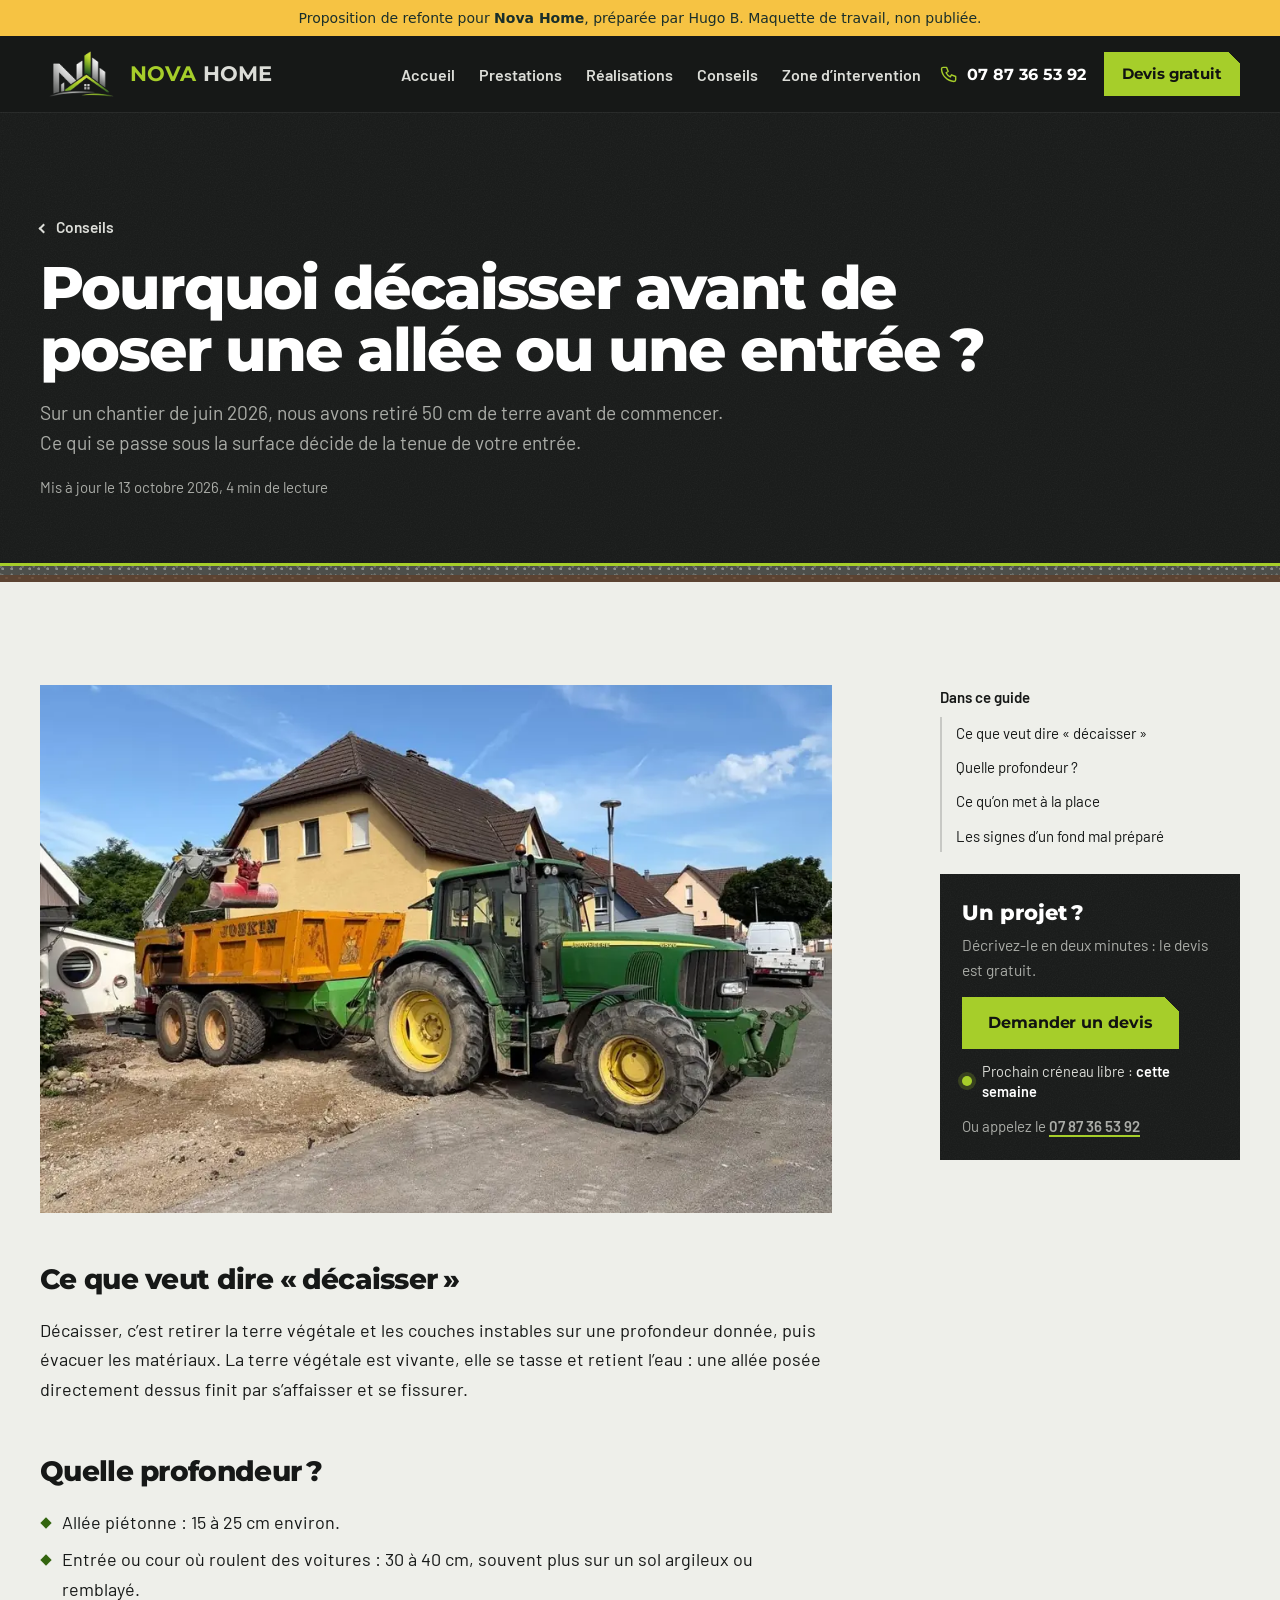
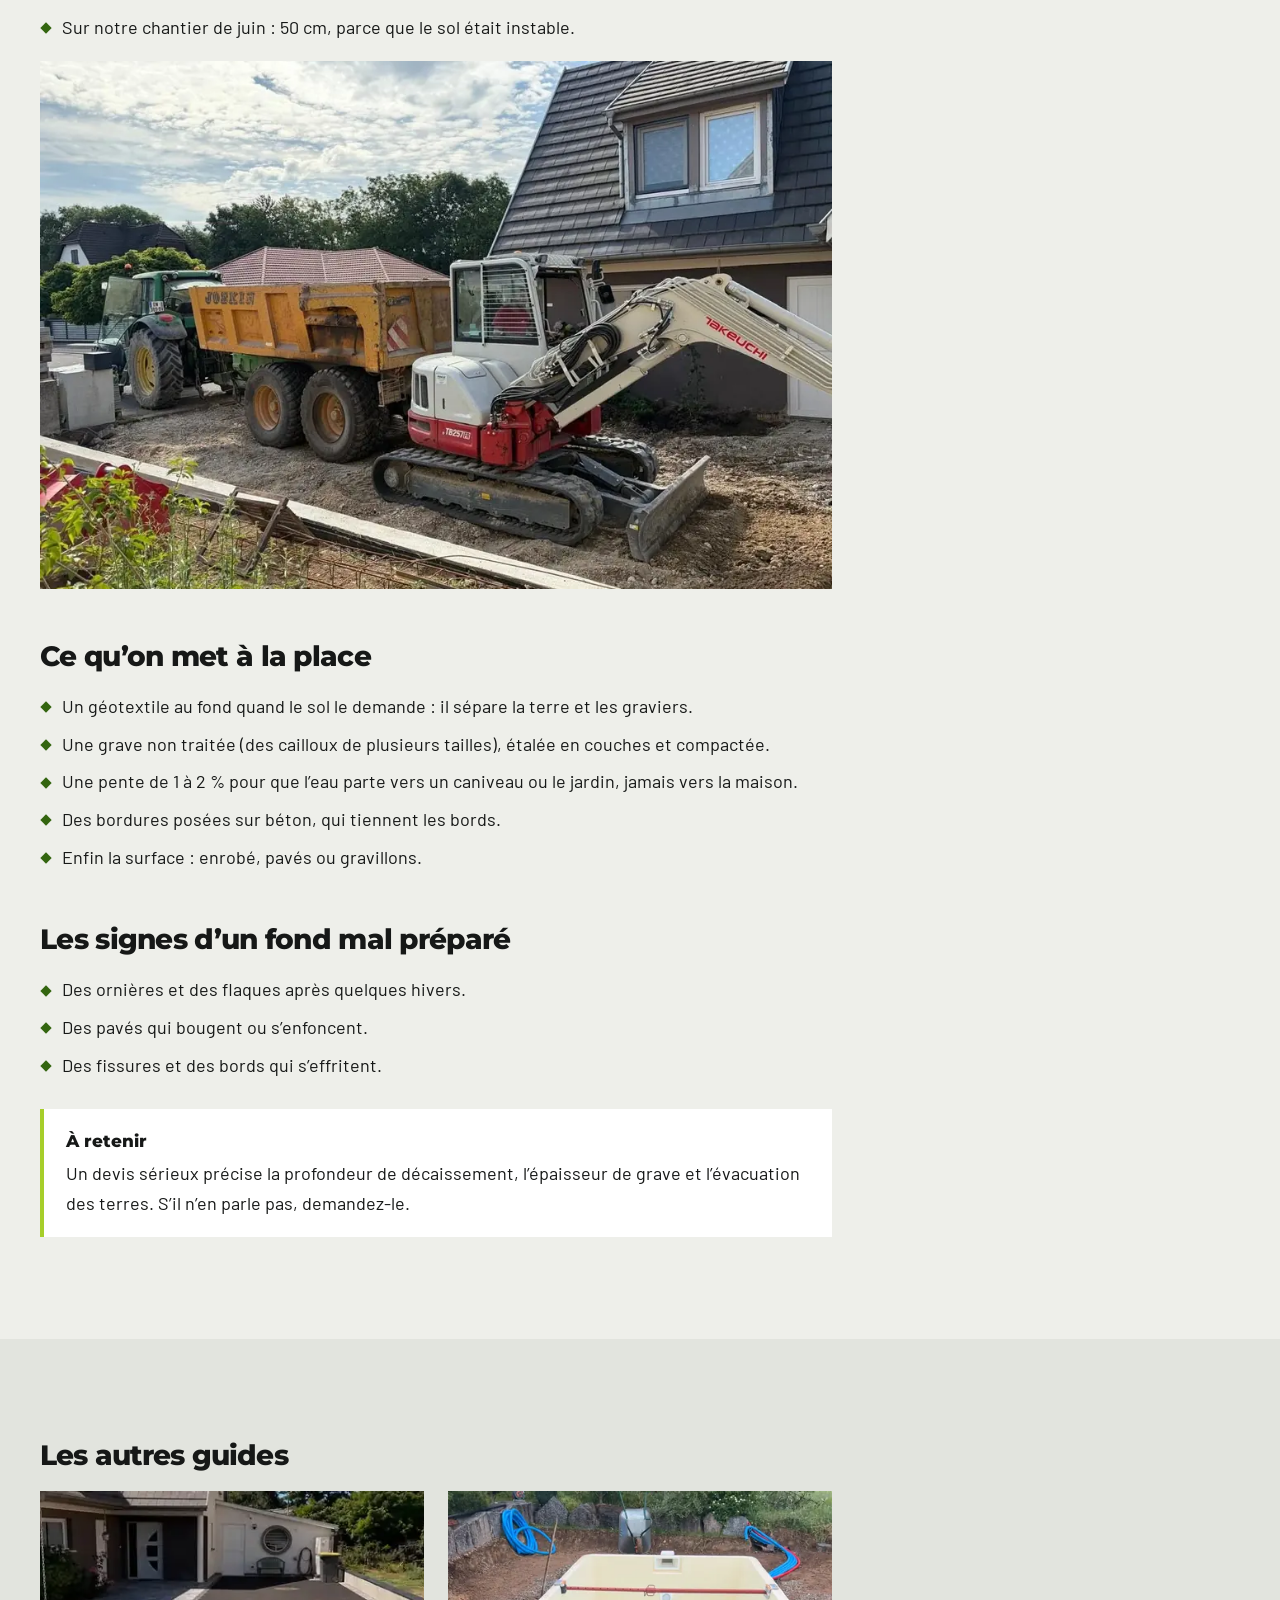
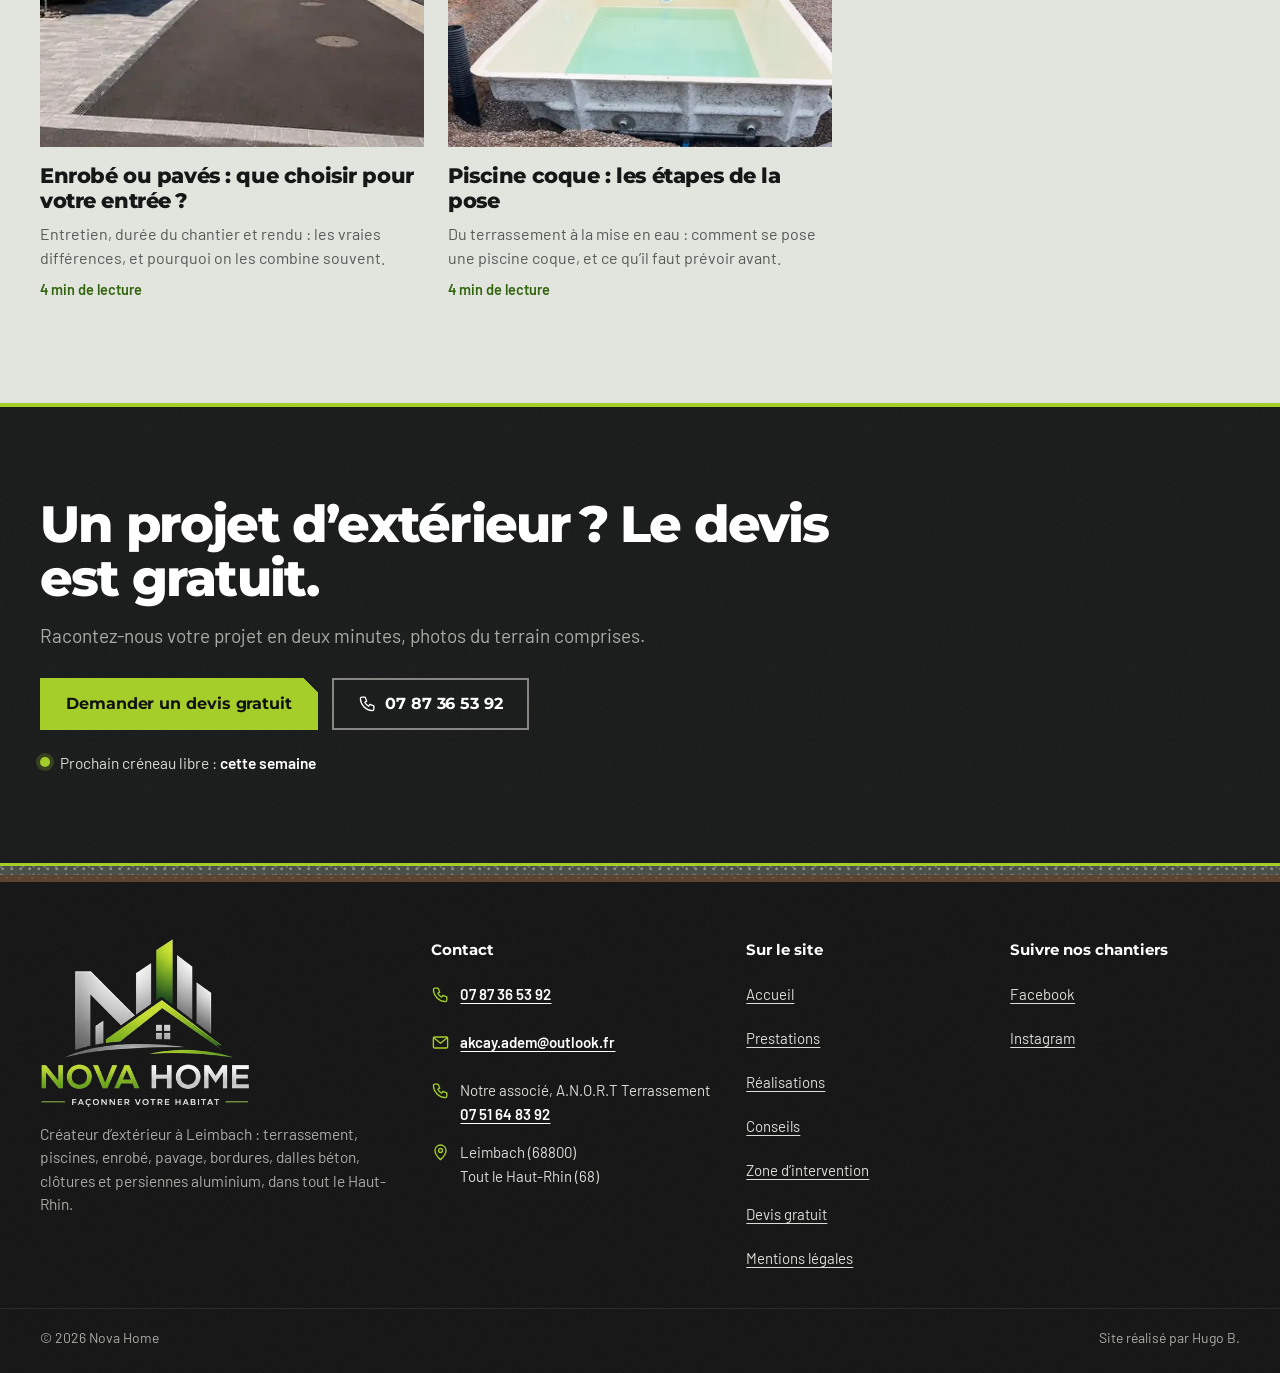
<file: conseil-pourquoi-decaisser.html>
<!DOCTYPE html>
<html lang="fr">
<head>
<meta charset="utf-8">
<meta name="viewport" content="width=device-width, initial-scale=1, viewport-fit=cover">
<title>Pourquoi décaisser avant de poser une allée ou une entrée ? | Nova Home</title>
<meta name="description" content="Décaisser, c’est retirer la terre instable avant de construire une allée ou une entrée. Profondeur, matériaux, pente : ce qui fait qu’une entrée tient dans le temps.">
<meta name="robots" content="noindex, nofollow">
<meta name="theme-color" content="#F6C343">
<link rel="icon" href="assets/img/favicon-32.png" type="image/png">
<link rel="apple-touch-icon" href="assets/img/apple-touch-icon.png">
<link rel="preload" href="assets/fonts/montserrat-latin.woff2" as="font" type="font/woff2" crossorigin>
<link rel="preload" href="assets/fonts/barlow-400.woff2" as="font" type="font/woff2" crossorigin>
<link rel="stylesheet" href="assets/css/nova.css">
<style>body{background:#EEEFEA}</style>
<meta property="og:type" content="website">
<meta property="og:title" content="Pourquoi décaisser avant de poser une allée ou une entrée ? | Nova Home">
<meta property="og:description" content="Décaisser, c’est retirer la terre instable avant de construire une allée ou une entrée. Profondeur, matériaux, pente : ce qui fait qu’une entrée tient dans le temps.">
<meta property="og:locale" content="fr_FR">
<script type="application/ld+json">{"@context":"https://schema.org","@type":"Article","headline":"Pourquoi décaisser avant de poser une allée ou une entrée ?","description":"Décaisser, c’est retirer la terre instable avant de construire une allée ou une entrée. Profondeur, matériaux, pente : ce qui fait qu’une entrée tient dans le temps.","inLanguage":"fr","author":{"@type":"Organization","name":"Nova Home"},"publisher":{"@type":"Organization","name":"Nova Home"},"datePublished":"2026-10-13","dateModified":"2026-10-13"}</script>
<script type="application/json" id="pv-infos">{"semaine":{},"fermetures":[],"feries":{"ferme":true,"ouverts":[]},"alsace":true,"annonce":{},"platDuJour":{},"commandes":{}}</script>
<script>document.documentElement.classList.add('js')</script>
<script src="assets/js/gabarit.js" defer></script>
<script src="assets/js/nova.js" defer></script>
</head>
<body class="pv-site">
<div class="pv-shell"><div class="pv pv--nova pv-page--guide pv-palette--1" style="--p-bg:#EEEFEA;--p-surface:#E2E4DE;--p-ink:#161817;--p-muted:#575956;--p-line:#C7C8C4;--p-accent:#A6CE2A;--p-on-accent:#111111;--p-accent-text:#576C17;--p-accent-soft:#E4EACF;--p-second:#33650F;--p-second-soft:#A3B892;--p-error:#B3261E;--p-ff-title:&quot;Espace fine&quot;, &#39;Montserrat&#39;, &#39;Segoe UI&#39;, system-ui, sans-serif;--p-ff-body:&quot;Espace fine&quot;, &#39;Barlow&#39;, system-ui, -apple-system, &#39;Segoe UI&#39;, sans-serif;--p-title-weight:800" data-mode="maquette" data-gabarit="nova" data-lang="fr">
<a class="pv-skip" href="#contenu">Aller au contenu</a><aside class="pv-demo-bar pv-demo-bar--maquette" aria-label="Maquette"><span>Proposition de refonte pour <strong>Nova Home</strong>, préparée par Hugo B. Maquette de travail, non publiée.</span></aside><header class="pv-nav nv-nav"><div class="pv-in pv-nav-in"><a class="pv-logo nv-logo" href="index.html"><img class="nv-logo-embleme" src="assets/img/logo-embleme-210.webp" alt="" width="208" height="120" decoding="async"><span class="nv-logo-mot"><span class="nv-logo-nova">Nova</span> <span class="nv-logo-home">Home</span></span><span class="pv-sr">, retour à l'accueil</span></a><nav class="pv-menu-nav nv-menu" id="pv-menu" aria-label="Menu principal"><ul class="pv-links"><li><a href="index.html">Accueil</a></li><li><a href="prestations.html">Prestations</a></li><li><a href="realisations.html">Réalisations</a></li><li><a href="conseils.html">Conseils</a></li><li><a href="zone-intervention.html">Zone d’intervention</a></li><li class="nv-lien-devis"><a href="contact.html">Devis gratuit</a></li></ul></nav><a class="nv-nav-tel" href="tel:+33787365392"><svg class="nv-picto" viewBox="0 0 24 24" aria-hidden="true" focusable="false"><path d="M5 4h4l2 5-2.5 1.5a11 11 0 005 5L15 13l5 2v4a2 2 0 01-2 2A16 16 0 013 6a2 2 0 012-2"/></svg><span>07 87 36 53 92</span></a><a class="pv-btn pv-btn--sm nv-nav-cta" href="contact.html">Devis gratuit</a><button class="pv-burger-btn" type="button" aria-expanded="false" aria-controls="pv-menu" data-label-fermer="Fermer le menu"><span class="pv-burger" aria-hidden="true"><i></i><i></i><i></i></span><span class="pv-sr">Menu</span></button></div></header><div class="pv-annonce" data-pv-annonce role="region" aria-label="Annonce" hidden><div class="pv-in"><p data-pv-annonce-texte></p></div></div>
<main id="contenu" tabindex="-1">
<section class="pv-pagehead nv-pagehead nv-sombre nv-guide-tete"><div class="pv-in"><p class="nv-guide-retour"><a href="conseils.html">Conseils</a></p><h1 class="pv-title pv-title--page" id="titre-page">Pourquoi décaisser avant de poser une allée ou une entrée ?</h1><p class="pv-lead">Sur un chantier de juin 2026, nous avons retiré 50 cm de terre avant de commencer. Ce qui se passe sous la surface décide de la tenue de votre entrée.</p><p class="nv-guide-infos">Mis à jour le <time datetime="2026-10-13">13 octobre 2026</time>, 4 min de lecture</p></div><div class="nv-strates" aria-hidden="true"><i></i><i></i><i></i></div></section><section class="pv-sec nv-sec-guide"><div class="pv-in nv-guide-grille"><article class="nv-guide" aria-labelledby="titre-page"><figure class="nv-g-photo nv-g-photo--une"><img class="nv-g-img" src="assets/img/decaissement-tracteur-benne-960.webp" srcset="assets/img/decaissement-tracteur-benne-480.webp 480w, assets/img/decaissement-tracteur-benne-640.webp 640w, assets/img/decaissement-tracteur-benne-960.webp 960w, assets/img/decaissement-tracteur-benne-1200.webp 1200w" sizes="(min-width: 1000px) 700px, 92vw" alt="Tracteur et benne pendant le décaissement d’une entrée" width="960" height="720" decoding="async"></figure><h2 class="nv-g-h2" id="ce-que-veut-dire-decaisser">Ce que veut dire « décaisser »</h2><p>Décaisser, c’est retirer la terre végétale et les couches instables sur une profondeur donnée, puis évacuer les matériaux. La terre végétale est vivante, elle se tasse et retient l’eau : une allée posée directement dessus finit par s’affaisser et se fissurer.</p><h2 class="nv-g-h2" id="quelle-profondeur">Quelle profondeur ?</h2><ul class="nv-g-liste"><li>Allée piétonne : 15 à 25 cm environ.</li><li>Entrée ou cour où roulent des voitures : 30 à 40 cm, souvent plus sur un sol argileux ou remblayé.</li><li>Sur notre chantier de juin : 50 cm, parce que le sol était instable.</li></ul><figure class="nv-g-photo"><img class="nv-g-img" src="assets/img/decaissement-mini-pelle-960.webp" srcset="assets/img/decaissement-mini-pelle-320.webp 320w, assets/img/decaissement-mini-pelle-480.webp 480w, assets/img/decaissement-mini-pelle-640.webp 640w, assets/img/decaissement-mini-pelle-960.webp 960w, assets/img/decaissement-mini-pelle-1200.webp 1200w" sizes="(min-width: 1000px) 700px, 92vw" alt="Mini-pelle et benne pendant un décaissement" width="960" height="720" loading="lazy" decoding="async"></figure><h2 class="nv-g-h2" id="ce-qu-on-met-a-la-place">Ce qu’on met à la place</h2><ul class="nv-g-liste"><li>Un géotextile au fond quand le sol le demande : il sépare la terre et les graviers.</li><li>Une grave non traitée (des cailloux de plusieurs tailles), étalée en couches et compactée.</li><li>Une pente de 1 à 2 % pour que l’eau parte vers un caniveau ou le jardin, jamais vers la maison.</li><li>Des bordures posées sur béton, qui tiennent les bords.</li><li>Enfin la surface : enrobé, pavés ou gravillons.</li></ul><h2 class="nv-g-h2" id="les-signes-d-un-fond-mal-prepare">Les signes d’un fond mal préparé</h2><ul class="nv-g-liste"><li>Des ornières et des flaques après quelques hivers.</li><li>Des pavés qui bougent ou s’enfoncent.</li><li>Des fissures et des bords qui s’effritent.</li></ul><aside class="nv-g-retenir"><p class="nv-g-retenir-titre">À retenir</p><p>Un devis sérieux précise la profondeur de décaissement, l’épaisseur de grave et l’évacuation des terres. S’il n’en parle pas, demandez-le.</p></aside></article><aside class="nv-guide-cote"><nav class="nv-guide-sommaire" aria-label="Dans ce guide"><p class="nv-guide-cote-titre">Dans ce guide</p><ol role="list"><li><a href="#ce-que-veut-dire-decaisser">Ce que veut dire « décaisser »</a></li><li><a href="#quelle-profondeur">Quelle profondeur ?</a></li><li><a href="#ce-qu-on-met-a-la-place">Ce qu’on met à la place</a></li><li><a href="#les-signes-d-un-fond-mal-prepare">Les signes d’un fond mal préparé</a></li></ol></nav><div class="nv-guide-devis nv-sombre"><p class="nv-guide-devis-titre">Un projet ?</p><p>Décrivez-le en deux minutes : le devis est gratuit.</p><p class="pv-actions"><a class="pv-btn" href="contact.html"><span>Demander un devis</span></a></p><p class="nv-dispo nv-dispo--petit" data-nv-dispo><span class="nv-dispo-point" aria-hidden="true"></span><span>Prochain créneau libre : <strong data-nv-dispo-texte>semaine du 16 novembre</strong></span></p><p class="nv-guide-tel">Ou appelez le <a href="tel:+33787365392">07 87 36 53 92</a></p></div></aside></div></section><section class="pv-sec nv-sec-guides pv-sec--alt" aria-labelledby="titre-autres"><div class="pv-in"><h2 class="pv-h pv-h--sm" id="titre-autres">Les autres guides</h2><ul class="nv-guides" role="list"><li class="nv-guide-item"><a class="nv-guide-carte" href="conseil-enrobe-ou-paves.html"><span class="nv-guide-photo"><img class="nv-guide-img" src="assets/img/entree-enrobe-paves-apres-960.webp" srcset="assets/img/entree-enrobe-paves-apres-480.webp 480w, assets/img/entree-enrobe-paves-apres-640.webp 640w, assets/img/entree-enrobe-paves-apres-960.webp 960w" sizes="(min-width: 1240px) 384px, (min-width: 800px) 31vw, 92vw" alt="Cour en enrobé noir bordée de pavés gris devant une maison" width="960" height="540" loading="lazy" decoding="async"></span><h3 class="nv-guide-titre">Enrobé ou pavés : que choisir pour votre entrée ?</h3><span class="nv-guide-resume">Entretien, durée du chantier et rendu : les vraies différences, et pourquoi on les combine souvent.</span><span class="nv-guide-meta">4 min de lecture</span></a></li><li class="nv-guide-item"><a class="nv-guide-carte" href="conseil-piscine-coque.html"><span class="nv-guide-photo"><img class="nv-guide-img" src="assets/img/piscine-coque-pose-960.webp" srcset="assets/img/piscine-coque-pose-320.webp 320w, assets/img/piscine-coque-pose-480.webp 480w, assets/img/piscine-coque-pose-640.webp 640w, assets/img/piscine-coque-pose-960.webp 960w, assets/img/piscine-coque-pose-1242.webp 1242w" sizes="(min-width: 1240px) 384px, (min-width: 800px) 31vw, 92vw" alt="Coque de piscine posée dans son trou de terrassement" width="960" height="720" loading="lazy" decoding="async"></span><h3 class="nv-guide-titre">Piscine coque : les étapes de la pose</h3><span class="nv-guide-resume">Du terrassement à la mise en eau : comment se pose une piscine coque, et ce qu’il faut prévoir avant.</span><span class="nv-guide-meta">4 min de lecture</span></a></li></ul></div></section><section class="nv-appel nv-sombre" aria-labelledby="titre-bandeau"><div class="pv-in nv-appel-in"><h2 class="nv-appel-titre" id="titre-bandeau">Un projet d’extérieur ? Le devis est gratuit.</h2><p class="nv-appel-texte">Racontez-nous votre projet en deux minutes, photos du terrain comprises.</p><p class="pv-actions"><a class="pv-btn" href="contact.html"><span>Demander un devis gratuit</span></a><a class="pv-btn pv-btn--ghost" href="tel:+33787365392"><svg class="nv-picto nv-picto--btn" viewBox="0 0 24 24" aria-hidden="true" focusable="false"><path d="M5 4h4l2 5-2.5 1.5a11 11 0 005 5L15 13l5 2v4a2 2 0 01-2 2A16 16 0 013 6a2 2 0 012-2"/></svg><span><span class="pv-sr">Appeler le </span>07 87 36 53 92</span></a></p><p class="nv-dispo nv-dispo--bandeau" data-nv-dispo><span class="nv-dispo-point" aria-hidden="true"></span><span>Prochain créneau libre : <strong data-nv-dispo-texte>semaine du 16 novembre</strong></span></p></div></section>
</main>
<footer class="pv-foot nv-pied"><div class="nv-strates" aria-hidden="true"><i></i><i></i><i></i></div><div class="pv-in nv-pied-grille"><div class="nv-pied-id"><img class="nv-pied-logo" src="assets/img/logo-complet-370.webp" alt="Nova Home, façonner votre habitat" width="370" height="300" loading="lazy" decoding="async"><p class="nv-pied-quoi">Créateur d’extérieur à Leimbach : terrassement, piscines, enrobé, pavage, bordures, dalles béton, clôtures et persiennes aluminium, dans tout le Haut-Rhin.</p></div><div><h2 class="pv-foot-title">Contact</h2><ul class="nv-pied-coords"><li><svg class="nv-picto" viewBox="0 0 24 24" aria-hidden="true" focusable="false"><path d="M5 4h4l2 5-2.5 1.5a11 11 0 005 5L15 13l5 2v4a2 2 0 01-2 2A16 16 0 013 6a2 2 0 012-2"/></svg><a href="tel:+33787365392">07 87 36 53 92</a></li><li><svg class="nv-picto" viewBox="0 0 24 24" aria-hidden="true" focusable="false"><rect x="3" y="5" width="18" height="14" rx="1.5"/><path d="M3.5 6l8.5 7 8.5-7"/></svg><a href="mailto:akcay.adem@outlook.fr">akcay.adem@outlook.fr</a></li><li><svg class="nv-picto" viewBox="0 0 24 24" aria-hidden="true" focusable="false"><path d="M5 4h4l2 5-2.5 1.5a11 11 0 005 5L15 13l5 2v4a2 2 0 01-2 2A16 16 0 013 6a2 2 0 012-2"/></svg><span>Notre associé, A.N.O.R.T Terrassement<br><a href="tel:+33751648392">07 51 64 83 92</a></span></li><li><svg class="nv-picto" viewBox="0 0 24 24" aria-hidden="true" focusable="false"><path d="M12 21s-7-6.2-7-11.5a7 7 0 0114 0C19 14.8 12 21 12 21z"/><circle cx="12" cy="9.5" r="2.5"/></svg><span>Leimbach (68800)<br>Tout le Haut-Rhin (68)</span></li></ul></div><nav aria-label="Pied de page"><h2 class="pv-foot-title">Sur le site</h2><ul class="pv-foot-links"><li><a href="index.html">Accueil</a></li><li><a href="prestations.html">Prestations</a></li><li><a href="realisations.html">Réalisations</a></li><li><a href="conseils.html">Conseils</a></li><li><a href="zone-intervention.html">Zone d’intervention</a></li><li><a href="contact.html">Devis gratuit</a></li><li><a href="mentions-legales.html">Mentions légales</a></li></ul></nav><div><h2 class="pv-foot-title">Suivre nos chantiers</h2><ul class="pv-foot-links"><li><a href="https://www.facebook.com/p/Nova-Home-61587917066312/" rel="noopener" target="_blank">Facebook<span class="pv-sr"> (nouvel onglet)</span></a></li><li><a href="https://www.instagram.com/nova.home688/" rel="noopener" target="_blank">Instagram<span class="pv-sr"> (nouvel onglet)</span></a></li></ul></div></div><div class="pv-in pv-foot-bottom"><span>© 2026 Nova Home</span><span>Site réalisé par Hugo B.</span></div><script type="application/json" id="nv-dispo">{"semaines":[{"du":"2026-10-26","etat":"complet"},{"du":"2026-11-02","etat":"complet"},{"du":"2026-11-09","etat":"complet"},{"du":"2026-11-16","etat":"places"},{"du":"2026-11-23","etat":"libre"},{"du":"2026-11-30","etat":"libre"}]}</script></footer>
<nav class="pv-actionbar nv-actionbar" aria-label="Actions rapides"><a class="pv-btn pv-btn--ghost" href="tel:+33787365392"><svg class="nv-picto nv-picto--btn" viewBox="0 0 24 24" aria-hidden="true" focusable="false"><path d="M5 4h4l2 5-2.5 1.5a11 11 0 005 5L15 13l5 2v4a2 2 0 01-2 2A16 16 0 013 6a2 2 0 012-2"/></svg><span>Appeler</span></a><a class="pv-btn" href="contact.html"><span>Devis gratuit</span></a></nav>
</div></div>
</body>
</html>
</file>
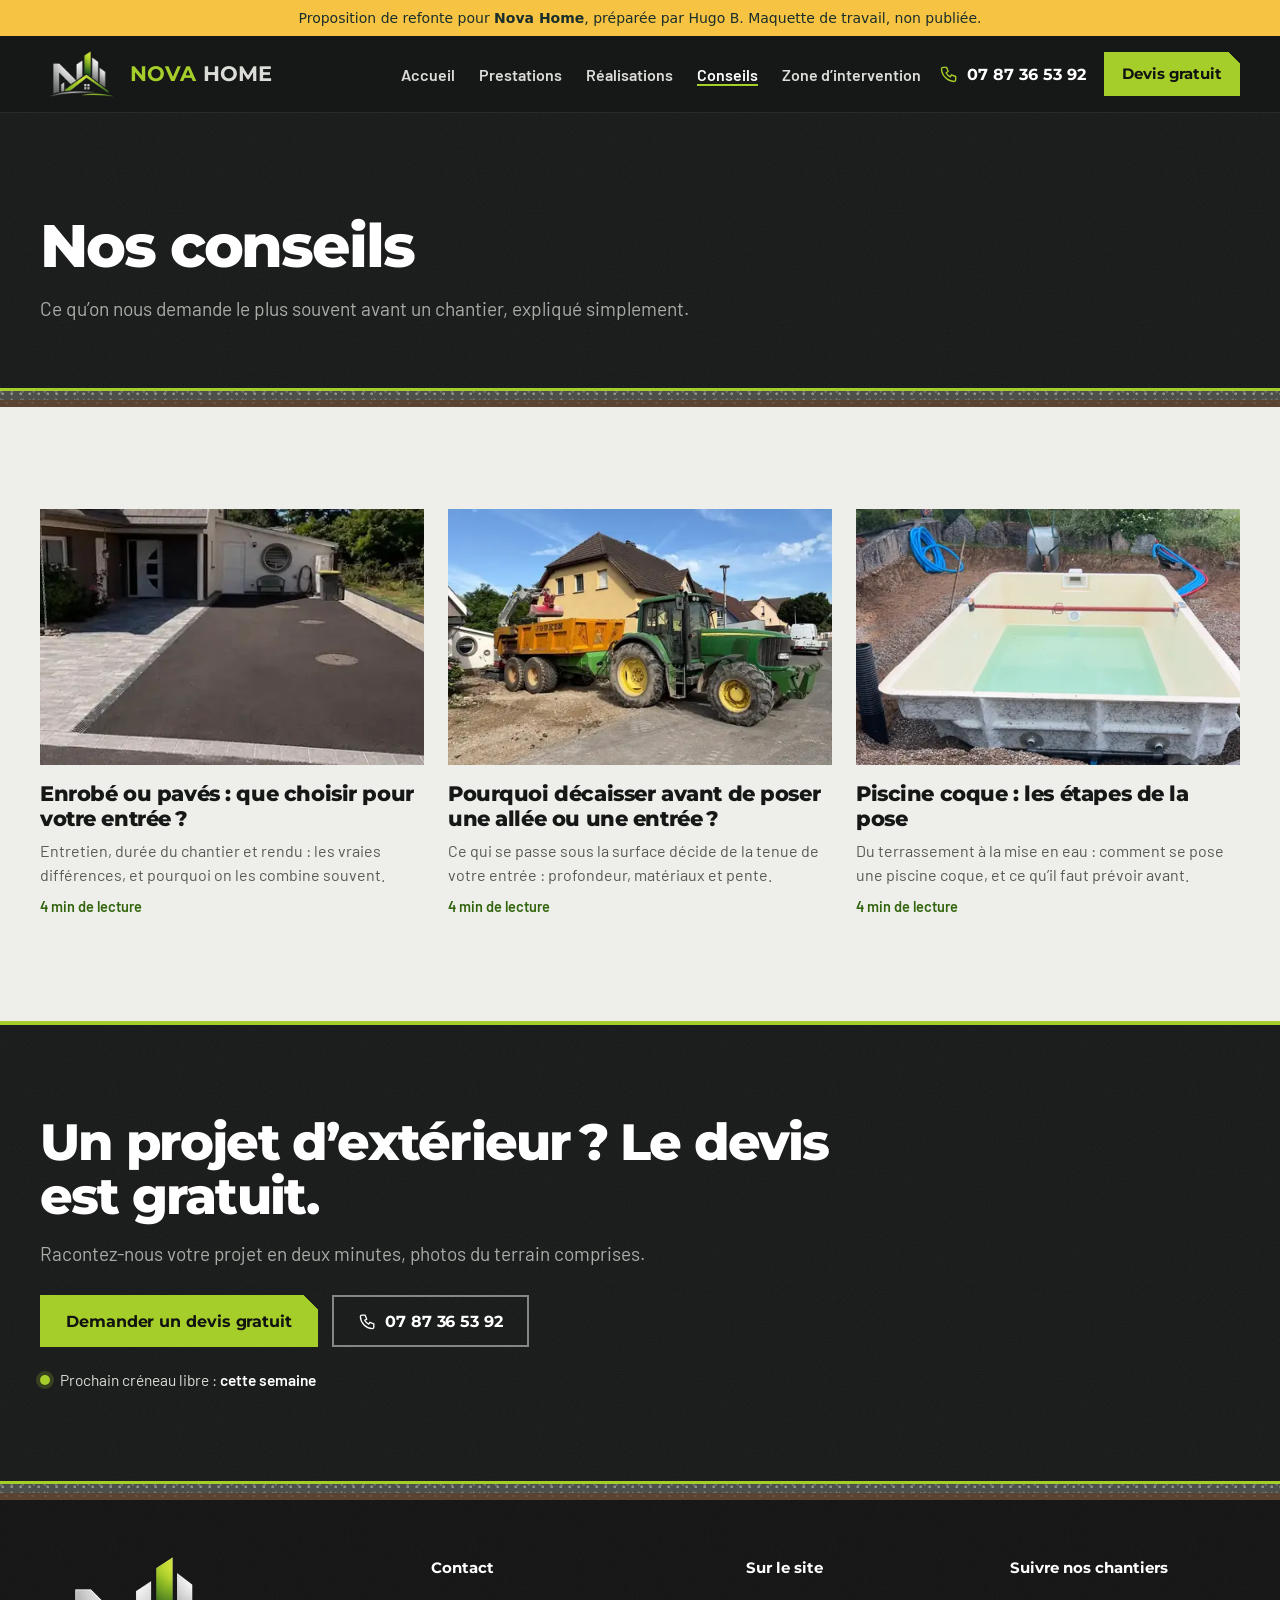
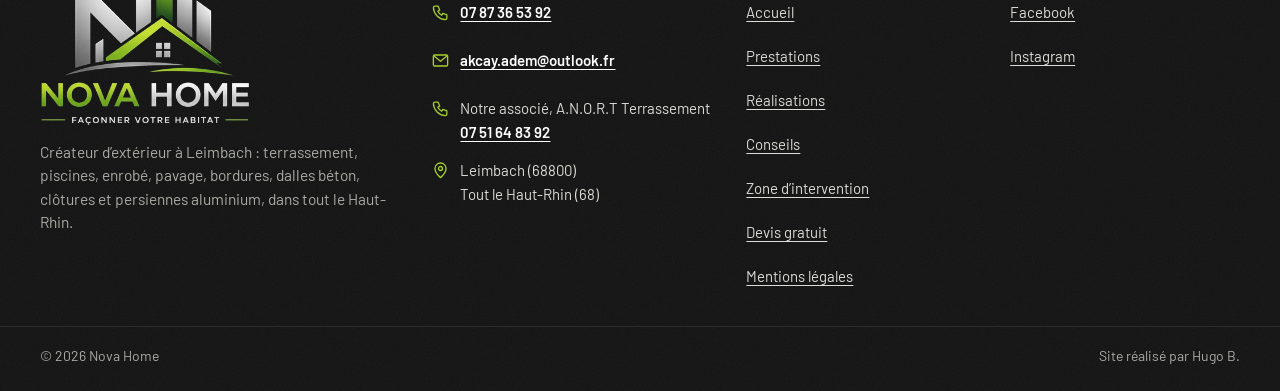
<file: conseils.html>
<!DOCTYPE html>
<html lang="fr">
<head>
<meta charset="utf-8">
<meta name="viewport" content="width=device-width, initial-scale=1, viewport-fit=cover">
<title>Conseils pour une entrée, une allée ou une terrasse | Nova Home</title>
<meta name="description" content="Enrobé ou pavés, décaissement, pose d’une piscine coque : les conseils de Nova Home, créateur d’extérieur dans le Haut-Rhin.">
<meta name="robots" content="noindex, nofollow">
<meta name="theme-color" content="#F6C343">
<link rel="icon" href="assets/img/favicon-32.png" type="image/png">
<link rel="apple-touch-icon" href="assets/img/apple-touch-icon.png">
<link rel="preload" href="assets/fonts/montserrat-latin.woff2" as="font" type="font/woff2" crossorigin>
<link rel="preload" href="assets/fonts/barlow-400.woff2" as="font" type="font/woff2" crossorigin>
<link rel="stylesheet" href="assets/css/nova.css">
<style>body{background:#EEEFEA}</style>
<meta property="og:type" content="website">
<meta property="og:title" content="Conseils pour une entrée, une allée ou une terrasse | Nova Home">
<meta property="og:description" content="Enrobé ou pavés, décaissement, pose d’une piscine coque : les conseils de Nova Home, créateur d’extérieur dans le Haut-Rhin.">
<meta property="og:locale" content="fr_FR">
<script type="application/json" id="pv-infos">{"semaine":{},"fermetures":[],"feries":{"ferme":true,"ouverts":[]},"alsace":true,"annonce":{},"platDuJour":{},"commandes":{}}</script>
<script>document.documentElement.classList.add('js')</script>
<script src="assets/js/gabarit.js" defer></script>
<script src="assets/js/nova.js" defer></script>
</head>
<body class="pv-site">
<div class="pv-shell"><div class="pv pv--nova pv-page--conseils pv-palette--1" style="--p-bg:#EEEFEA;--p-surface:#E2E4DE;--p-ink:#161817;--p-muted:#575956;--p-line:#C7C8C4;--p-accent:#A6CE2A;--p-on-accent:#111111;--p-accent-text:#576C17;--p-accent-soft:#E4EACF;--p-second:#33650F;--p-second-soft:#A3B892;--p-error:#B3261E;--p-ff-title:&quot;Espace fine&quot;, &#39;Montserrat&#39;, &#39;Segoe UI&#39;, system-ui, sans-serif;--p-ff-body:&quot;Espace fine&quot;, &#39;Barlow&#39;, system-ui, -apple-system, &#39;Segoe UI&#39;, sans-serif;--p-title-weight:800" data-mode="maquette" data-gabarit="nova" data-lang="fr">
<a class="pv-skip" href="#contenu">Aller au contenu</a><aside class="pv-demo-bar pv-demo-bar--maquette" aria-label="Maquette"><span>Proposition de refonte pour <strong>Nova Home</strong>, préparée par Hugo B. Maquette de travail, non publiée.</span></aside><header class="pv-nav nv-nav"><div class="pv-in pv-nav-in"><a class="pv-logo nv-logo" href="index.html"><img class="nv-logo-embleme" src="assets/img/logo-embleme-210.webp" alt="" width="208" height="120" decoding="async"><span class="nv-logo-mot"><span class="nv-logo-nova">Nova</span> <span class="nv-logo-home">Home</span></span><span class="pv-sr">, retour à l'accueil</span></a><nav class="pv-menu-nav nv-menu" id="pv-menu" aria-label="Menu principal"><ul class="pv-links"><li><a href="index.html">Accueil</a></li><li><a href="prestations.html">Prestations</a></li><li><a href="realisations.html">Réalisations</a></li><li><a href="conseils.html" aria-current="page">Conseils</a></li><li><a href="zone-intervention.html">Zone d’intervention</a></li><li class="nv-lien-devis"><a href="contact.html">Devis gratuit</a></li></ul></nav><a class="nv-nav-tel" href="tel:+33787365392"><svg class="nv-picto" viewBox="0 0 24 24" aria-hidden="true" focusable="false"><path d="M5 4h4l2 5-2.5 1.5a11 11 0 005 5L15 13l5 2v4a2 2 0 01-2 2A16 16 0 013 6a2 2 0 012-2"/></svg><span>07 87 36 53 92</span></a><a class="pv-btn pv-btn--sm nv-nav-cta" href="contact.html">Devis gratuit</a><button class="pv-burger-btn" type="button" aria-expanded="false" aria-controls="pv-menu" data-label-fermer="Fermer le menu"><span class="pv-burger" aria-hidden="true"><i></i><i></i><i></i></span><span class="pv-sr">Menu</span></button></div></header><div class="pv-annonce" data-pv-annonce role="region" aria-label="Annonce" hidden><div class="pv-in"><p data-pv-annonce-texte></p></div></div>
<main id="contenu" tabindex="-1">
<section class="pv-pagehead nv-pagehead nv-sombre"><div class="pv-in"><h1 class="pv-title pv-title--page">Nos conseils</h1><p class="pv-lead">Ce qu’on nous demande le plus souvent avant un chantier, expliqué simplement.</p></div><div class="nv-strates" aria-hidden="true"><i></i><i></i><i></i></div></section><section class="pv-sec nv-sec-guides" aria-labelledby="titre-guides"><div class="pv-in"><h2 class="pv-sr" id="titre-guides">Les guides</h2><ul class="nv-guides" role="list"><li class="nv-guide-item"><a class="nv-guide-carte" href="conseil-enrobe-ou-paves.html"><span class="nv-guide-photo"><img class="nv-guide-img" src="assets/img/entree-enrobe-paves-apres-960.webp" srcset="assets/img/entree-enrobe-paves-apres-480.webp 480w, assets/img/entree-enrobe-paves-apres-640.webp 640w, assets/img/entree-enrobe-paves-apres-960.webp 960w" sizes="(min-width: 1240px) 384px, (min-width: 800px) 31vw, 92vw" alt="Cour en enrobé noir bordée de pavés gris devant une maison" width="960" height="540" loading="lazy" decoding="async"></span><h3 class="nv-guide-titre">Enrobé ou pavés : que choisir pour votre entrée ?</h3><span class="nv-guide-resume">Entretien, durée du chantier et rendu : les vraies différences, et pourquoi on les combine souvent.</span><span class="nv-guide-meta">4 min de lecture</span></a></li><li class="nv-guide-item"><a class="nv-guide-carte" href="conseil-pourquoi-decaisser.html"><span class="nv-guide-photo"><img class="nv-guide-img" src="assets/img/decaissement-tracteur-benne-960.webp" srcset="assets/img/decaissement-tracteur-benne-480.webp 480w, assets/img/decaissement-tracteur-benne-640.webp 640w, assets/img/decaissement-tracteur-benne-960.webp 960w, assets/img/decaissement-tracteur-benne-1200.webp 1200w" sizes="(min-width: 1240px) 384px, (min-width: 800px) 31vw, 92vw" alt="Tracteur et benne pendant le décaissement d’une entrée" width="960" height="720" loading="lazy" decoding="async"></span><h3 class="nv-guide-titre">Pourquoi décaisser avant de poser une allée ou une entrée ?</h3><span class="nv-guide-resume">Ce qui se passe sous la surface décide de la tenue de votre entrée : profondeur, matériaux et pente.</span><span class="nv-guide-meta">4 min de lecture</span></a></li><li class="nv-guide-item"><a class="nv-guide-carte" href="conseil-piscine-coque.html"><span class="nv-guide-photo"><img class="nv-guide-img" src="assets/img/piscine-coque-pose-960.webp" srcset="assets/img/piscine-coque-pose-320.webp 320w, assets/img/piscine-coque-pose-480.webp 480w, assets/img/piscine-coque-pose-640.webp 640w, assets/img/piscine-coque-pose-960.webp 960w, assets/img/piscine-coque-pose-1242.webp 1242w" sizes="(min-width: 1240px) 384px, (min-width: 800px) 31vw, 92vw" alt="Coque de piscine posée dans son trou de terrassement" width="960" height="720" loading="lazy" decoding="async"></span><h3 class="nv-guide-titre">Piscine coque : les étapes de la pose</h3><span class="nv-guide-resume">Du terrassement à la mise en eau : comment se pose une piscine coque, et ce qu’il faut prévoir avant.</span><span class="nv-guide-meta">4 min de lecture</span></a></li></ul></div></section><section class="nv-appel nv-sombre" aria-labelledby="titre-bandeau"><div class="pv-in nv-appel-in"><h2 class="nv-appel-titre" id="titre-bandeau">Un projet d’extérieur ? Le devis est gratuit.</h2><p class="nv-appel-texte">Racontez-nous votre projet en deux minutes, photos du terrain comprises.</p><p class="pv-actions"><a class="pv-btn" href="contact.html"><span>Demander un devis gratuit</span></a><a class="pv-btn pv-btn--ghost" href="tel:+33787365392"><svg class="nv-picto nv-picto--btn" viewBox="0 0 24 24" aria-hidden="true" focusable="false"><path d="M5 4h4l2 5-2.5 1.5a11 11 0 005 5L15 13l5 2v4a2 2 0 01-2 2A16 16 0 013 6a2 2 0 012-2"/></svg><span><span class="pv-sr">Appeler le </span>07 87 36 53 92</span></a></p><p class="nv-dispo nv-dispo--bandeau" data-nv-dispo><span class="nv-dispo-point" aria-hidden="true"></span><span>Prochain créneau libre : <strong data-nv-dispo-texte>semaine du 16 novembre</strong></span></p></div></section>
</main>
<footer class="pv-foot nv-pied"><div class="nv-strates" aria-hidden="true"><i></i><i></i><i></i></div><div class="pv-in nv-pied-grille"><div class="nv-pied-id"><img class="nv-pied-logo" src="assets/img/logo-complet-370.webp" alt="Nova Home, façonner votre habitat" width="370" height="300" loading="lazy" decoding="async"><p class="nv-pied-quoi">Créateur d’extérieur à Leimbach : terrassement, piscines, enrobé, pavage, bordures, dalles béton, clôtures et persiennes aluminium, dans tout le Haut-Rhin.</p></div><div><h2 class="pv-foot-title">Contact</h2><ul class="nv-pied-coords"><li><svg class="nv-picto" viewBox="0 0 24 24" aria-hidden="true" focusable="false"><path d="M5 4h4l2 5-2.5 1.5a11 11 0 005 5L15 13l5 2v4a2 2 0 01-2 2A16 16 0 013 6a2 2 0 012-2"/></svg><a href="tel:+33787365392">07 87 36 53 92</a></li><li><svg class="nv-picto" viewBox="0 0 24 24" aria-hidden="true" focusable="false"><rect x="3" y="5" width="18" height="14" rx="1.5"/><path d="M3.5 6l8.5 7 8.5-7"/></svg><a href="mailto:akcay.adem@outlook.fr">akcay.adem@outlook.fr</a></li><li><svg class="nv-picto" viewBox="0 0 24 24" aria-hidden="true" focusable="false"><path d="M5 4h4l2 5-2.5 1.5a11 11 0 005 5L15 13l5 2v4a2 2 0 01-2 2A16 16 0 013 6a2 2 0 012-2"/></svg><span>Notre associé, A.N.O.R.T Terrassement<br><a href="tel:+33751648392">07 51 64 83 92</a></span></li><li><svg class="nv-picto" viewBox="0 0 24 24" aria-hidden="true" focusable="false"><path d="M12 21s-7-6.2-7-11.5a7 7 0 0114 0C19 14.8 12 21 12 21z"/><circle cx="12" cy="9.5" r="2.5"/></svg><span>Leimbach (68800)<br>Tout le Haut-Rhin (68)</span></li></ul></div><nav aria-label="Pied de page"><h2 class="pv-foot-title">Sur le site</h2><ul class="pv-foot-links"><li><a href="index.html">Accueil</a></li><li><a href="prestations.html">Prestations</a></li><li><a href="realisations.html">Réalisations</a></li><li><a href="conseils.html">Conseils</a></li><li><a href="zone-intervention.html">Zone d’intervention</a></li><li><a href="contact.html">Devis gratuit</a></li><li><a href="mentions-legales.html">Mentions légales</a></li></ul></nav><div><h2 class="pv-foot-title">Suivre nos chantiers</h2><ul class="pv-foot-links"><li><a href="https://www.facebook.com/p/Nova-Home-61587917066312/" rel="noopener" target="_blank">Facebook<span class="pv-sr"> (nouvel onglet)</span></a></li><li><a href="https://www.instagram.com/nova.home688/" rel="noopener" target="_blank">Instagram<span class="pv-sr"> (nouvel onglet)</span></a></li></ul></div></div><div class="pv-in pv-foot-bottom"><span>© 2026 Nova Home</span><span>Site réalisé par Hugo B.</span></div><script type="application/json" id="nv-dispo">{"semaines":[{"du":"2026-10-26","etat":"complet"},{"du":"2026-11-02","etat":"complet"},{"du":"2026-11-09","etat":"complet"},{"du":"2026-11-16","etat":"places"},{"du":"2026-11-23","etat":"libre"},{"du":"2026-11-30","etat":"libre"}]}</script></footer>
<nav class="pv-actionbar nv-actionbar" aria-label="Actions rapides"><a class="pv-btn pv-btn--ghost" href="tel:+33787365392"><svg class="nv-picto nv-picto--btn" viewBox="0 0 24 24" aria-hidden="true" focusable="false"><path d="M5 4h4l2 5-2.5 1.5a11 11 0 005 5L15 13l5 2v4a2 2 0 01-2 2A16 16 0 013 6a2 2 0 012-2"/></svg><span>Appeler</span></a><a class="pv-btn" href="contact.html"><span>Devis gratuit</span></a></nav>
</div></div>
</body>
</html>
</file>
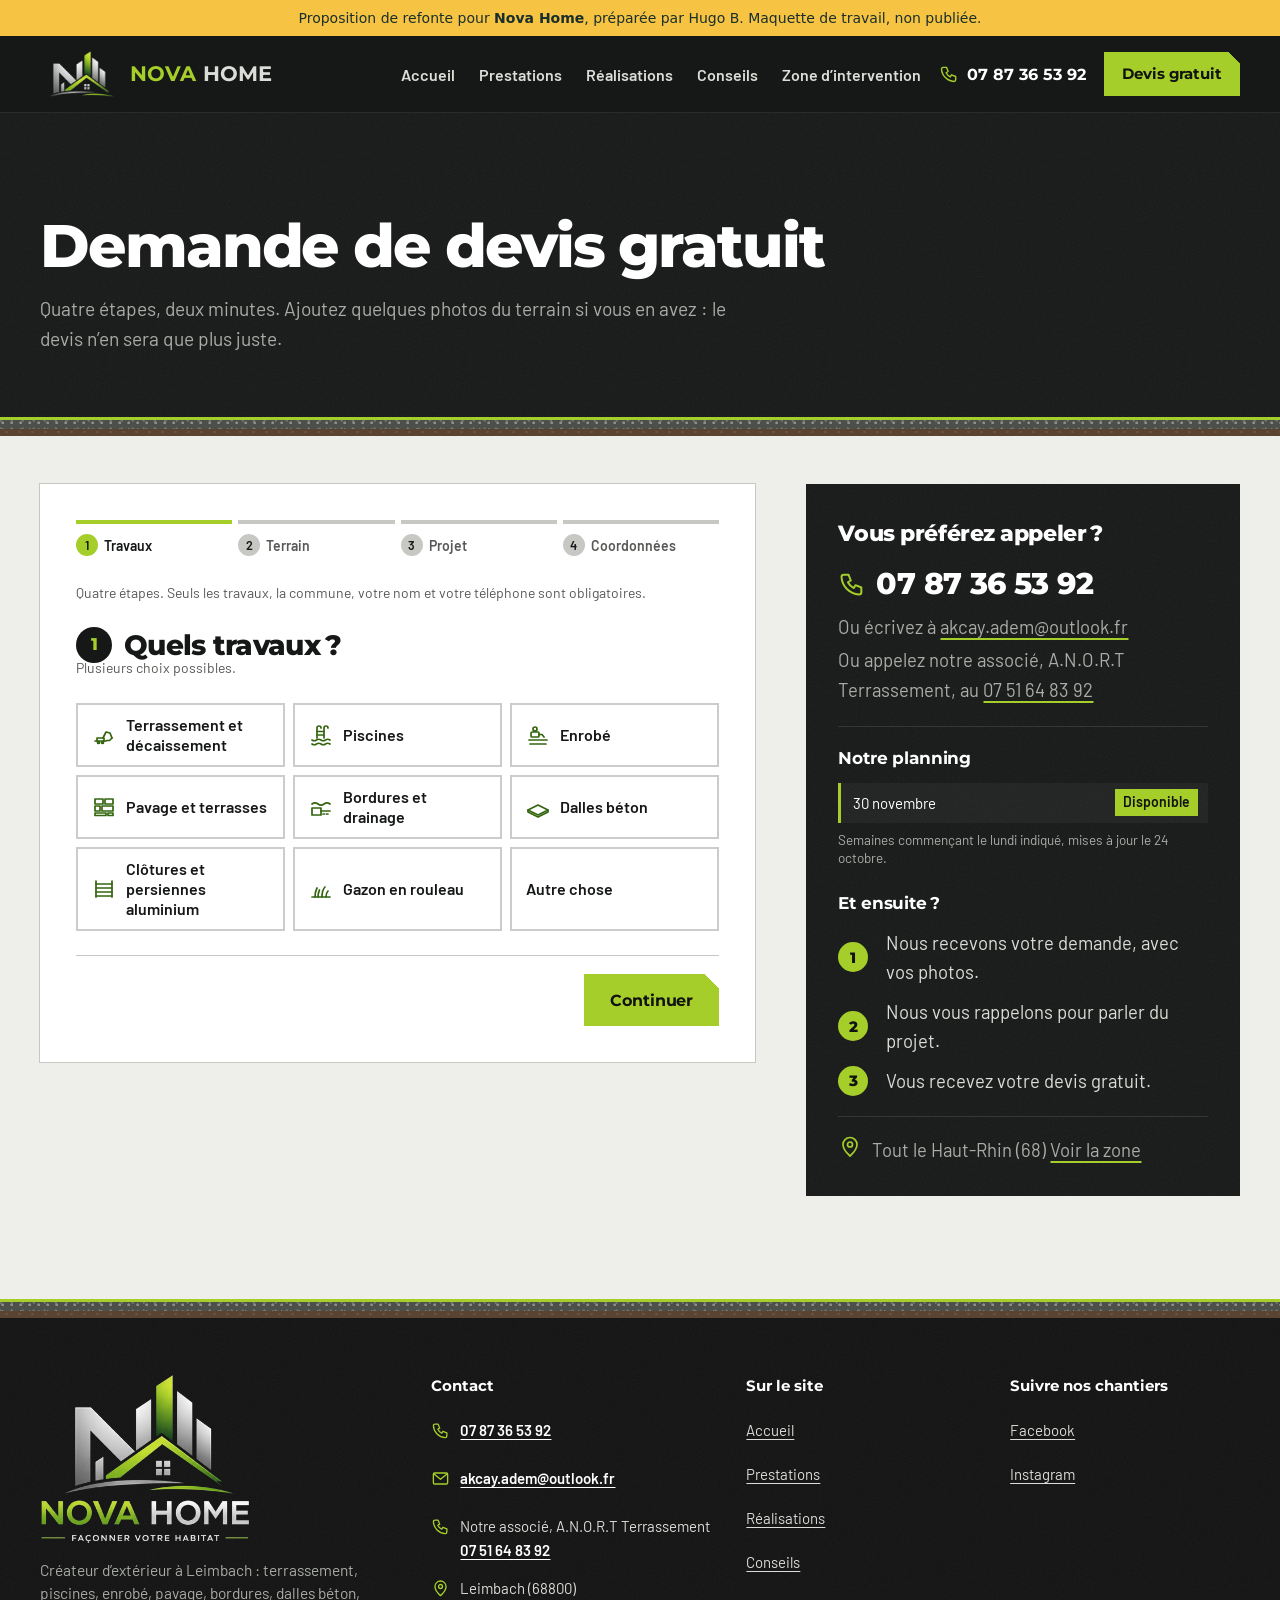
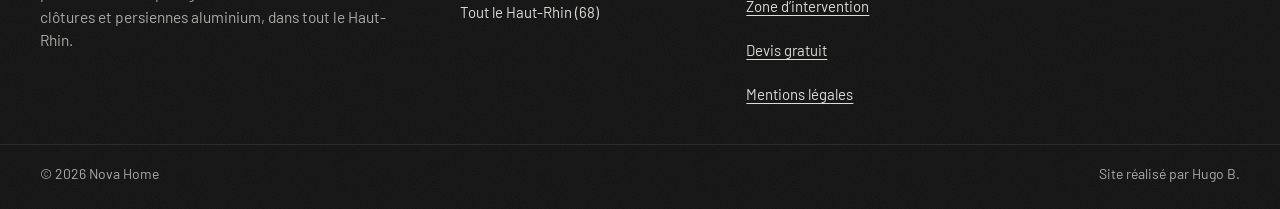
<file: contact.html>
<!DOCTYPE html>
<html lang="fr">
<head>
<meta charset="utf-8">
<meta name="viewport" content="width=device-width, initial-scale=1, viewport-fit=cover">
<title>Demande de devis gratuit | Nova Home</title>
<meta name="description" content="Contacter Nova Home à Leimbach : adresse, téléphone, horaires et formulaire.">
<meta name="robots" content="noindex, nofollow">
<meta name="theme-color" content="#F6C343">
<link rel="icon" href="assets/img/favicon-32.png" type="image/png">
<link rel="apple-touch-icon" href="assets/img/apple-touch-icon.png">
<link rel="preload" href="assets/fonts/montserrat-latin.woff2" as="font" type="font/woff2" crossorigin>
<link rel="preload" href="assets/fonts/barlow-400.woff2" as="font" type="font/woff2" crossorigin>
<link rel="stylesheet" href="assets/css/nova.css">
<style>body{background:#EEEFEA}</style>
<meta property="og:type" content="website">
<meta property="og:title" content="Demande de devis gratuit | Nova Home">
<meta property="og:description" content="Contacter Nova Home à Leimbach : adresse, téléphone, horaires et formulaire.">
<meta property="og:locale" content="fr_FR">
<script type="application/ld+json">{"@context":"https://schema.org","@type":"HomeAndConstructionBusiness","name":"Nova Home","description":"Créateur d’extérieur","telephone":"07 87 36 53 92","email":"akcay.adem@outlook.fr","address":{"@type":"PostalAddress","addressCountry":"FR","postalCode":"68800","addressLocality":"Leimbach"},"sameAs":["https://www.facebook.com/p/Nova-Home-61587917066312/","https://www.instagram.com/nova.home688/"],"areaServed":{"@type":"AdministrativeArea","name":"Haut-Rhin"},"knowsAbout":["Terrassement et décaissement","Piscines","Enrobé","Pavage et terrasses","Bordures et drainage","Dalles béton","Clôtures et persiennes aluminium","Gazon en rouleau"]}</script>
<script type="application/json" id="pv-infos">{"semaine":{},"fermetures":[],"feries":{"ferme":true,"ouverts":[]},"alsace":true,"annonce":{},"platDuJour":{},"commandes":{}}</script>
<script>document.documentElement.classList.add('js')</script>
<script src="assets/js/gabarit.js" defer></script>
<script src="assets/js/nova.js" defer></script>
</head>
<body class="pv-site">
<div class="pv-shell"><div class="pv pv--nova pv-page--contact pv-palette--1" style="--p-bg:#EEEFEA;--p-surface:#E2E4DE;--p-ink:#161817;--p-muted:#575956;--p-line:#C7C8C4;--p-accent:#A6CE2A;--p-on-accent:#111111;--p-accent-text:#576C17;--p-accent-soft:#E4EACF;--p-second:#33650F;--p-second-soft:#A3B892;--p-error:#B3261E;--p-ff-title:&quot;Espace fine&quot;, &#39;Montserrat&#39;, &#39;Segoe UI&#39;, system-ui, sans-serif;--p-ff-body:&quot;Espace fine&quot;, &#39;Barlow&#39;, system-ui, -apple-system, &#39;Segoe UI&#39;, sans-serif;--p-title-weight:800" data-mode="maquette" data-gabarit="nova" data-lang="fr">
<a class="pv-skip" href="#contenu">Aller au contenu</a><aside class="pv-demo-bar pv-demo-bar--maquette" aria-label="Maquette"><span>Proposition de refonte pour <strong>Nova Home</strong>, préparée par Hugo B. Maquette de travail, non publiée.</span></aside><header class="pv-nav nv-nav"><div class="pv-in pv-nav-in"><a class="pv-logo nv-logo" href="index.html"><img class="nv-logo-embleme" src="assets/img/logo-embleme-210.webp" alt="" width="208" height="120" decoding="async"><span class="nv-logo-mot"><span class="nv-logo-nova">Nova</span> <span class="nv-logo-home">Home</span></span><span class="pv-sr">, retour à l'accueil</span></a><nav class="pv-menu-nav nv-menu" id="pv-menu" aria-label="Menu principal"><ul class="pv-links"><li><a href="index.html">Accueil</a></li><li><a href="prestations.html">Prestations</a></li><li><a href="realisations.html">Réalisations</a></li><li><a href="conseils.html">Conseils</a></li><li><a href="zone-intervention.html">Zone d’intervention</a></li><li class="nv-lien-devis"><a href="contact.html" aria-current="page">Devis gratuit</a></li></ul></nav><a class="nv-nav-tel" href="tel:+33787365392"><svg class="nv-picto" viewBox="0 0 24 24" aria-hidden="true" focusable="false"><path d="M5 4h4l2 5-2.5 1.5a11 11 0 005 5L15 13l5 2v4a2 2 0 01-2 2A16 16 0 013 6a2 2 0 012-2"/></svg><span>07 87 36 53 92</span></a><a class="pv-btn pv-btn--sm nv-nav-cta" href="contact.html" aria-current="page">Devis gratuit</a><button class="pv-burger-btn" type="button" aria-expanded="false" aria-controls="pv-menu" data-label-fermer="Fermer le menu"><span class="pv-burger" aria-hidden="true"><i></i><i></i><i></i></span><span class="pv-sr">Menu</span></button></div></header><div class="pv-annonce" data-pv-annonce role="region" aria-label="Annonce" hidden><div class="pv-in"><p data-pv-annonce-texte></p></div></div>
<main id="contenu" tabindex="-1">
<section class="pv-pagehead nv-pagehead nv-sombre"><div class="pv-in"><h1 class="pv-title pv-title--page">Demande de devis gratuit</h1><p class="pv-lead">Quatre étapes, deux minutes. Ajoutez quelques photos du terrain si vous en avez : le devis n’en sera que plus juste.</p></div><div class="nv-strates" aria-hidden="true"><i></i><i></i><i></i></div></section><section class="pv-sec pv-sec--contact nv-sec-devis"><div class="pv-in nv-devis-grille"><div class="pv-form-card nv-devis-carte" data-nv-devis><ol class="nv-progression" aria-hidden="true"><li data-nv-prog="1" class="est-active"><span>1</span>Travaux</li><li data-nv-prog="2"><span>2</span>Terrain</li><li data-nv-prog="3"><span>3</span>Projet</li><li data-nv-prog="4"><span>4</span>Coordonnées</li></ol><form class="pv-form-real nv-devis-form" id="pv-form" novalidate data-endpoint="" data-email="akcay.adem@outlook.fr" data-nom="Nova Home" data-sujet="Demande de devis"><p class="pv-form-legal">Quatre étapes. Seuls les travaux, la commune, votre nom et votre téléphone sont obligatoires.</p><fieldset class="nv-etape" data-nv-etape-form="1"><legend class="nv-etape-legende" tabindex="-1"><span class="nv-etape-n" aria-hidden="true">1</span><span><span class="pv-sr">Étape 1 sur 4 : </span>Quels travaux ?</span></legend><p class="pv-hint nv-etape-aide">Plusieurs choix possibles.</p><div class="pv-ff" role="group" aria-labelledby="travaux-label"><span class="pv-sr" id="travaux-label">Travaux souhaités</span><div class="nv-choix nv-choix--travaux"><label class="nv-choix-item" for="f-travaux-0"><input id="f-travaux-0" type="checkbox" name="travaux[]" value="Terrassement et décaissement" data-id="terrassement"><span class="nv-choix-carte"><svg class="nv-picto" viewBox="0 0 24 24" aria-hidden="true" focusable="false"><path d="M3 18h11"/><path d="M5 18v-3h7v3"/><circle cx="6.5" cy="19.5" r="1"/><circle cx="10.5" cy="19.5" r="1"/><path d="M11 15l3-6 4 1 2 5"/><path d="M20 15l-2.5 2.5h-3"/></svg><span>Terrassement et décaissement</span></span></label><label class="nv-choix-item" for="f-travaux-1"><input id="f-travaux-1" type="checkbox" name="travaux[]" value="Piscines" data-id="piscine"><span class="nv-choix-carte"><svg class="nv-picto" viewBox="0 0 24 24" aria-hidden="true" focusable="false"><path d="M3 17c1.5 1 3 1 4.5 0s3-1 4.5 0 3 1 4.5 0 3-1 4.5 0"/><path d="M3 21c1.5 1 3 1 4.5 0s3-1 4.5 0 3 1 4.5 0 3-1 4.5 0"/><path d="M8 15V5a2 2 0 014 0"/><path d="M15 15V5a2 2 0 014 0"/><path d="M8 8.5h7M8 12h7"/></svg><span>Piscines</span></span></label><label class="nv-choix-item" for="f-travaux-2"><input id="f-travaux-2" type="checkbox" name="travaux[]" value="Enrobé" data-id="enrobe"><span class="nv-choix-carte"><svg class="nv-picto" viewBox="0 0 24 24" aria-hidden="true" focusable="false"><path d="M3 17h18"/><path d="M4 21h16"/><rect x="5" y="9" width="8" height="5" rx="1"/><path d="M13 11.5h3l2 2.5"/><circle cx="9" cy="6" r="2"/></svg><span>Enrobé</span></span></label><label class="nv-choix-item" for="f-travaux-3"><input id="f-travaux-3" type="checkbox" name="travaux[]" value="Pavage et terrasses" data-id="pavage"><span class="nv-choix-carte"><svg class="nv-picto" viewBox="0 0 24 24" aria-hidden="true" focusable="false"><rect x="3" y="4" width="8" height="5"/><rect x="13" y="4" width="8" height="5"/><rect x="3" y="11" width="5" height="5"/><rect x="10" y="11" width="11" height="5"/><rect x="3" y="18" width="11" height="2.5"/><rect x="16" y="18" width="5" height="2.5"/></svg><span>Pavage et terrasses</span></span></label><label class="nv-choix-item" for="f-travaux-4"><input id="f-travaux-4" type="checkbox" name="travaux[]" value="Bordures et drainage" data-id="bordures"><span class="nv-choix-carte"><svg class="nv-picto" viewBox="0 0 24 24" aria-hidden="true" focusable="false"><path d="M3 13h9v7H3z"/><path d="M12 16h9"/><path d="M14 19h1.5M17.5 19H19"/><path d="M3 9c2-1.5 4-1.5 6 0s4 1.5 6 0 4-1.5 6 0"/></svg><span>Bordures et drainage</span></span></label><label class="nv-choix-item" for="f-travaux-5"><input id="f-travaux-5" type="checkbox" name="travaux[]" value="Dalles béton" data-id="dalle"><span class="nv-choix-carte"><svg class="nv-picto" viewBox="0 0 24 24" aria-hidden="true" focusable="false"><path d="M2 15l10-5 10 5-10 5z"/><path d="M2 15v2l10 5 10-5v-2"/></svg><span>Dalles béton</span></span></label><label class="nv-choix-item" for="f-travaux-6"><input id="f-travaux-6" type="checkbox" name="travaux[]" value="Clôtures et persiennes aluminium" data-id="clotures"><span class="nv-choix-carte"><svg class="nv-picto" viewBox="0 0 24 24" aria-hidden="true" focusable="false"><path d="M4 4v16M20 4v16"/><path d="M4 7h16M4 11h16M4 15h16M4 19h16"/></svg><span>Clôtures et persiennes aluminium</span></span></label><label class="nv-choix-item" for="f-travaux-7"><input id="f-travaux-7" type="checkbox" name="travaux[]" value="Gazon en rouleau" data-id="gazon"><span class="nv-choix-carte"><svg class="nv-picto" viewBox="0 0 24 24" aria-hidden="true" focusable="false"><path d="M3 20h18"/><path d="M6 20c0-4 1-7 2-9M9 20c0-3 .5-5 1.5-7M13 20c0-4 1-8 3-10M17 20c0-3 1-5 2-6"/></svg><span>Gazon en rouleau</span></span></label><label class="nv-choix-item" for="f-travaux-8"><input id="f-travaux-8" type="checkbox" name="travaux[]" value="Autre" data-id="autre"><span class="nv-choix-carte"><span>Autre chose</span></span></label></div><p class="pv-error" id="err-travaux" hidden></p></div><div class="nv-etape-nav"><button class="pv-btn" type="button" data-nv-suivant>Continuer</button></div></fieldset><fieldset class="nv-etape" data-nv-etape-form="2" data-nv-cachee><legend class="nv-etape-legende" tabindex="-1"><span class="nv-etape-n" aria-hidden="true">2</span><span><span class="pv-sr">Étape 2 sur 4 : </span>Votre terrain</span></legend><div class="pv-ff"><label for="f-commune">Commune du chantier</label><input id="f-commune" name="commune" type="text" required autocomplete="address-level2" list="communes-liste" aria-describedby="hint-commune err-commune"><p class="pv-hint" id="hint-commune">Le nom ou le code postal.</p><p class="pv-error" id="err-commune" hidden></p><datalist id="communes-liste"></datalist><p class="nv-verif-reponse" data-nv-commune-reponse aria-live="polite"></p></div><div class="pv-ff" role="group" aria-labelledby="surface-label"><span class="nv-groupe-label" id="surface-label">Surface approximative <span class="pv-opt">(facultatif)</span></span><div class="nv-choix"><label class="nv-choix-item" for="f-surface-0"><input id="f-surface-0" type="radio" name="surface" value="Moins de 30 m²"><span class="nv-choix-carte"><span>Moins de 30 m²</span></span></label><label class="nv-choix-item" for="f-surface-1"><input id="f-surface-1" type="radio" name="surface" value="30 à 80 m²"><span class="nv-choix-carte"><span>30 à 80 m²</span></span></label><label class="nv-choix-item" for="f-surface-2"><input id="f-surface-2" type="radio" name="surface" value="80 à 150 m²"><span class="nv-choix-carte"><span>80 à 150 m²</span></span></label><label class="nv-choix-item" for="f-surface-3"><input id="f-surface-3" type="radio" name="surface" value="Plus de 150 m²"><span class="nv-choix-carte"><span>Plus de 150 m²</span></span></label><label class="nv-choix-item" for="f-surface-4"><input id="f-surface-4" type="radio" name="surface" value="Je ne sais pas"><span class="nv-choix-carte"><span>Je ne sais pas</span></span></label></div></div><div class="pv-ff" role="group" aria-labelledby="acces-label"><span class="nv-groupe-label" id="acces-label">Accès pour une mini-pelle <span class="pv-opt">(facultatif)</span></span><div class="nv-choix"><label class="nv-choix-item" for="f-acces-0"><input id="f-acces-0" type="radio" name="acces" value="Facile"><span class="nv-choix-carte"><span>Facile</span></span></label><label class="nv-choix-item" for="f-acces-1"><input id="f-acces-1" type="radio" name="acces" value="Étroit ou en pente"><span class="nv-choix-carte"><span>Étroit ou en pente</span></span></label><label class="nv-choix-item" for="f-acces-2"><input id="f-acces-2" type="radio" name="acces" value="Je ne sais pas"><span class="nv-choix-carte"><span>Je ne sais pas</span></span></label></div></div><div class="nv-etape-nav"><button class="pv-btn pv-btn--ghost" type="button" data-nv-retour>Retour</button><button class="pv-btn" type="button" data-nv-suivant>Continuer</button></div></fieldset><fieldset class="nv-etape" data-nv-etape-form="3" data-nv-cachee><legend class="nv-etape-legende" tabindex="-1"><span class="nv-etape-n" aria-hidden="true">3</span><span><span class="pv-sr">Étape 3 sur 4 : </span>Votre projet</span></legend><div class="pv-ff" role="group" aria-labelledby="delai-label"><span class="nv-groupe-label" id="delai-label">Pour quand ? <span class="pv-opt">(facultatif)</span></span><div class="nv-choix"><label class="nv-choix-item" for="f-delai-0"><input id="f-delai-0" type="radio" name="delai" value="Dès que possible"><span class="nv-choix-carte"><span>Dès que possible</span></span></label><label class="nv-choix-item" for="f-delai-1"><input id="f-delai-1" type="radio" name="delai" value="Dans les 3 mois"><span class="nv-choix-carte"><span>Dans les 3 mois</span></span></label><label class="nv-choix-item" for="f-delai-2"><input id="f-delai-2" type="radio" name="delai" value="Dans l&#39;année"><span class="nv-choix-carte"><span>Dans l&#39;année</span></span></label><label class="nv-choix-item" for="f-delai-3"><input id="f-delai-3" type="radio" name="delai" value="Je ne sais pas encore"><span class="nv-choix-carte"><span>Je ne sais pas encore</span></span></label></div></div><div class="pv-ff"><label for="f-message">Décrivez votre projet <span class="pv-opt">(facultatif)</span></label><textarea id="f-message" name="message" rows="5" aria-describedby="hint-message err-message"></textarea><p class="pv-hint" id="hint-message">Dimensions, enrobé ou pavés, ce qui existe déjà… tout ce qui nous aide.</p><p class="pv-error" id="err-message" hidden></p></div><div class="nv-etape-nav"><button class="pv-btn pv-btn--ghost" type="button" data-nv-retour>Retour</button><button class="pv-btn" type="button" data-nv-suivant>Continuer</button></div></fieldset><fieldset class="nv-etape" data-nv-etape-form="4" data-nv-cachee><legend class="nv-etape-legende" tabindex="-1"><span class="nv-etape-n" aria-hidden="true">4</span><span><span class="pv-sr">Étape 4 sur 4 : </span>Vos coordonnées</span></legend><div class="pv-ff"><label for="f-nom">Votre nom</label><input id="f-nom" name="nom" type="text" required autocomplete="name" aria-describedby="err-nom"><p class="pv-error" id="err-nom" hidden></p></div><div class="pv-ff"><label for="f-telephone">Votre téléphone</label><input id="f-telephone" name="telephone" type="tel" required autocomplete="tel" aria-describedby="hint-telephone err-telephone"><p class="pv-hint" id="hint-telephone">Pour vous rappeler au sujet du devis.</p><p class="pv-error" id="err-telephone" hidden></p></div><div class="pv-ff"><label for="f-email">Votre e-mail <span class="pv-opt">(facultatif)</span></label><input id="f-email" name="email" type="email" autocomplete="email" aria-describedby="hint-email err-email"><p class="pv-hint" id="hint-email">Pour recevoir une copie de votre demande.</p><p class="pv-error" id="err-email" hidden></p></div><div class="pv-ff"><label for="f-rappel">Quand vous joindre ? <span class="pv-opt">(facultatif)</span></label><select id="f-rappel" name="rappel" aria-describedby="err-rappel"><option value="">Choisissez</option><option>Le matin</option><option>L&#39;après-midi</option><option>En fin de journée</option><option>Peu importe</option></select><p class="pv-error" id="err-rappel" hidden></p></div><div class="nv-recap" data-nv-recap hidden><p class="nv-recap-titre">Votre demande</p><dl class="nv-recap-liste" data-nv-recap-liste></dl></div><input type="hidden" name="form-name" value="devis"><input type="hidden" name="reference" value=""><input type="hidden" name="_subject" value="Demande de devis"><div class="pv-hp" aria-hidden="true"><label for="f-gotcha">Ne remplissez pas ce champ</label><input id="f-gotcha" name="_gotcha" type="text" tabindex="-1" autocomplete="off"></div><div class="pv-ff pv-ff--check"><input id="f-consent" name="consentement" type="checkbox" value="oui" required aria-describedby="err-consentement"><label for="f-consent">J&#39;accepte que ces informations soient utilisées pour répondre à ma demande de devis (voir les <a href="mentions-legales.html">mentions légales</a>).</label><p class="pv-error" id="err-consentement" hidden></p></div><p class="pv-form-status" id="pv-form-status" role="status" tabindex="-1"></p><div class="nv-etape-nav"><button class="pv-btn pv-btn--ghost" type="button" data-nv-retour>Retour</button><button class="pv-btn pv-btn--lg" type="submit"><span>Envoyer ma demande de devis</span></button></div></fieldset><noscript><p class="pv-note">Pour envoyer la demande en ligne, activez JavaScript, ou appelez-nous au 07 87 36 53 92.</p></noscript></form></div><aside class="nv-devis-cote nv-sombre" aria-labelledby="titre-appeler"><h2 class="nv-devis-cote-titre" id="titre-appeler">Vous préférez appeler ?</h2><p><a class="nv-gros-tel" href="tel:+33787365392"><svg class="nv-picto" viewBox="0 0 24 24" aria-hidden="true" focusable="false"><path d="M5 4h4l2 5-2.5 1.5a11 11 0 005 5L15 13l5 2v4a2 2 0 01-2 2A16 16 0 013 6a2 2 0 012-2"/></svg>07 87 36 53 92</a></p><p class="nv-devis-mail">Ou écrivez à <a href="mailto:akcay.adem@outlook.fr">akcay.adem@outlook.fr</a></p><p class="nv-devis-mail">Ou appelez notre associé, A.N.O.R.T Terrassement, au <a href="tel:+33751648392">07 51 64 83 92</a></p><div class="nv-planning" data-nv-planning><h3 class="nv-h4">Notre planning</h3><ol class="nv-semaines" role="list"><li class="nv-sem nv-sem--complet" data-du="2026-10-26"><span class="nv-sem-date"><span class="pv-sr">Semaine du </span>26 octobre</span><span class="nv-sem-etat">Complet</span></li><li class="nv-sem nv-sem--complet" data-du="2026-11-02"><span class="nv-sem-date"><span class="pv-sr">Semaine du </span>2 novembre</span><span class="nv-sem-etat">Complet</span></li><li class="nv-sem nv-sem--complet" data-du="2026-11-09"><span class="nv-sem-date"><span class="pv-sr">Semaine du </span>9 novembre</span><span class="nv-sem-etat">Complet</span></li><li class="nv-sem nv-sem--places" data-du="2026-11-16"><span class="nv-sem-date"><span class="pv-sr">Semaine du </span>16 novembre</span><span class="nv-sem-etat">Quelques places</span></li><li class="nv-sem nv-sem--libre" data-du="2026-11-23"><span class="nv-sem-date"><span class="pv-sr">Semaine du </span>23 novembre</span><span class="nv-sem-etat">Disponible</span></li><li class="nv-sem nv-sem--libre" data-du="2026-11-30"><span class="nv-sem-date"><span class="pv-sr">Semaine du </span>30 novembre</span><span class="nv-sem-etat">Disponible</span></li></ol><p class="nv-planning-note">Semaines commençant le lundi indiqué, mises à jour le 24 octobre.</p></div><h3 class="nv-h4">Et ensuite ?</h3><ol class="nv-ensuite" role="list"><li><span class="nv-etape-num" aria-hidden="true">1</span><span>Nous recevons votre demande, avec vos photos.</span></li><li><span class="nv-etape-num" aria-hidden="true">2</span><span>Nous vous rappelons pour parler du projet.</span></li><li><span class="nv-etape-num" aria-hidden="true">3</span><span>Vous recevez votre devis gratuit.</span></li></ol><p class="nv-devis-zone"><svg class="nv-picto" viewBox="0 0 24 24" aria-hidden="true" focusable="false"><path d="M12 21s-7-6.2-7-11.5a7 7 0 0114 0C19 14.8 12 21 12 21z"/><circle cx="12" cy="9.5" r="2.5"/></svg><span>Tout le Haut-Rhin (68) <a href="zone-intervention.html">Voir la zone</a></span></p></aside></div></section><script type="application/json" id="nv-communes">{"base":"Leimbach","communes":[["Algolsheim","68600",375.1,247,41],["Altenach","68210",149.1,553.6,21],["Altkirch","68130",218.6,538.8,22],["Ammerschwihr","68410",226.6,158.2,38],["Andolsheim","68280",317,199.7,40],["Appenwihr","68280",325,230,37],["Artzenheim","68320",371,162.2,49],["Aspach","68130",212.2,522.4,20],["Aspach-Michelbach","68700",157.1,421.7,3],["Aspach-le-Bas","68700",170.9,427.6,5],["Attenschwiller","68220",333.3,579.4,38],["Aubure","68150",201.4,93.2,47],["Baldersheim","68390",306,403.3,24],["Balgau","68740",366.2,305.1,36],["Ballersdorf","68210",173.4,539.6,20],["Balschwiller","68210",176.8,499,14],["Baltzenheim","68320",376.8,174.1,48],["Bantzenheim","68490",350.8,384.9,31],["Bartenheim","68870",343.4,526.9,34],["Battenheim","68390",306.1,388,24],["Beblenheim","68980",268.2,127.8,45],["Bellemagny","68210",123.7,485.6,12],["Bendorf","68480",236,643.2,37],["Bennwihr","68126",267.5,143.1,43],["Berentzwiller","68130",291.5,569,32],["Bergheim","68750",277.1,87.4,51],["Bergholtz","68500",220.7,310.3,18],["Bergholtzzell","68500",209,305.2,18],["Bernwiller","68210",188,480.1,13],["Berrwiller","68500",205.2,367.4,11],["Bettendorf","68560",238.3,567.9,27],["Bettlach","68480",309.6,622.4,40],["Biederthal","68480",317.1,653.4,44],["Biesheim","68600",368.4,211.1,44],["Biltzheim","68127",282.8,278.2,28],["Bischwihr","68320",313.1,177.8,42],["Bisel","68580",206.4,601.8,30],["Bitschwiller-lès-Thann","68620",128.8,381.8,4],["Blodelsheim","68740",362.3,338.2,34],["Blotzheim","68730",347,551.6,37],["Bollwiller","68540",222.2,360.9,13],["Bourbach-le-Bas","68290",120.2,423,4],["Bourbach-le-Haut","68290",108.6,403.4,5],["Bouxwiller","68480",267.8,628.3,37],["Breitenbach-Haut-Rhin","68380",147.3,241.2,24],["Bretten","68780",126.2,474.1,10],["Brinckheim","68870",328.1,538.5,33],["Bruebach","68440",277.2,478.3,22],["Brunstatt-Didenheim","68350",255.7,466.3,19],["Bréchaumont","68210",122.2,505.6,15],["Buethwiller","68210",163.4,509.2,15],["Buhl","68530",185.4,307.1,16],["Burnhaupt-le-Bas","68520",172.2,466,10],["Burnhaupt-le-Haut","68520",159.4,452.4,7],["Buschwiller","68220",348.3,587.7,40],["Carspach","68130",193.3,537.5,20],["Cernay","68700",185.2,406.2,6],["Chalampé","68490",374.5,377.3,34],["Chavannes-sur-l'Étang","68210",109.5,524.7,18],["Colmar","68000",290.5,165.6,41],["Courtavon","68480",196,654.8,37],["Dannemarie","68210",155.5,535.8,19],["Dessenheim","68600",340.2,269.7,35],["Diefmatten","68780",145.4,473.9,10],["Dietwiller","68440",311.4,477.3,27],["Dolleren","68290",51.8,405.4,13],["Durlinsdorf","68480",213.2,637.5,35],["Durmenach","68480",266.6,610.9,35],["Durrenentzen","68320",353.9,177.6,45],["Eglingen","68720",187.1,511.7,17],["Eguisheim","68420",246.6,221.2,31],["Elbach","68210",129.4,522.6,17],["Emlingen","68130",242.2,533.7,23],["Ensisheim","68190",284.4,361.7,22],["Eschbach-au-Val","68140",168.2,233.2,26],["Eschentzwiller","68440",294.2,471.2,24],["Eteimbes","68210",115.2,474.1,10],["Falkwiller","68210",159.4,493.6,13],["Feldbach","68640",224.7,605.3,31],["Feldkirch","68540",233.2,359.2,15],["Fellering","68470",71.9,313.8,17],["Ferrette","68480",255.2,635.9,37],["Fessenheim","68740",366.5,318.2,35],["Fislis","68480",289.3,620.7,38],["Flaxlanden","68720",259.9,484.4,21],["Folgensbourg","68220",319.4,601.5,38],["Fortschwihr","68320",325,184.5,42],["Franken","68130",274.5,558.5,29],["Friesen","68580",171.1,584,26],["Fréland","68240",189.5,109.4,44],["Frœningen","68720",224.8,482.3,16],["Fulleren","68210",174.1,561.4,23],["Galfingue","68990",206.3,475.1,14],["Geishouse","68690",130,334.6,11],["Geispitzen","68510",317.7,498.8,29],["Geiswasser","68600",404,266.3,43],["Gildwiller","68210",165,481.2,11],["Goldbach-Altenbach","68760",147.4,341.4,10],["Gommersdorf","68210",161.3,523.5,17],["Griesbach-au-Val","68140",181.4,226.9,27],["Grussenheim","68320",345.5,138.1,49],["Gueberschwihr","68420",226.6,244.5,27],["Guebwiller","68500",201.1,318.5,16],["Guevenatten","68210",136.2,491.7,12],["Guewenheim","68116",140.3,440.6,5],["Gundolsheim","68250",246.7,303.9,21],["Gunsbach","68140",178,202.4,30],["Guémar","68970",305.5,101.3,50],["Habsheim","68440",315.7,458.3,26],["Hagenbach","68210",176.2,519.9,17],["Hagenthal-le-Bas","68220",339.8,608.2,41],["Hagenthal-le-Haut","68220",326.7,616.5,41],["Hartmannswiller","68500",195.1,356.7,11],["Hattstatt","68420",233.3,238.4,28],["Hausgauen","68130",255.4,551.8,27],["Hecken","68210",152.6,483.9,11],["Heidwiller","68720",213.7,511,18],["Heimersdorf","68560",214.9,582.9,28],["Heimsbrunn","68990",206.3,459.5,12],["Heiteren","68600",373.2,278.8,38],["Heiwiller","68130",259,536.9,25],["Helfrantzkirch","68510",305.4,551.7,32],["Herrlisheim-près-Colmar","68420",259.8,234.8,30],["Hettenschlag","68600",327.3,243.8,36],["Hindlingen","68580",166.1,577.6,25],["Hirsingue","68560",222.3,563.5,26],["Hirtzbach","68118",200.1,562,24],["Hirtzfelden","68740",322.4,318.3,29],["Hochstatt","68720",230.2,471.7,16],["Hohrod","68140",161.2,201.3,30],["Hombourg","68490",344.8,435.4,30],["Horbourg-Wihr","68180",300.1,186,40],["Houssen","68125",285.6,148.7,43],["Hunawihr","68150",249.4,110,46],["Hundsbach","68130",265.7,555.7,28],["Huningue","68330",391,563,43],["Husseren-Wesserling","68470",86.4,341.2,13],["Husseren-les-Châteaux","68420",235.9,221.6,30],["Hégenheim","68220",362.9,584.2,41],["Hésingue","68220",358.2,570.3,39],["Illfurth","68720",229.7,496.8,18],["Illhaeusern","68970",324.4,111.8,51],["Illtal","68960",247.1,582.5,30],["Illzach","68110",277.6,422.3,20],["Ingersheim","68040",252.8,172.1,38],["Issenheim","68500",225.8,323.2,17],["Jebsheim","68320",339.6,155.5,47],["Jettingen","68130",287.3,557.9,31],["Jungholtz","68500",189.9,334.9,13],["Kappelen","68510",319.3,544.7,33],["Katzenthal","68230",236.7,167.8,37],["Kaysersberg Vignoble","68240",224.9,134.9,41],["Kembs","68680",349.7,494,33],["Kiffis","68480",276.2,676.1,44],["Kingersheim","68260",258.2,410.3,17],["Kirchberg","68290",63.1,412,12],["Knœringue","68220",299.1,582.7,34],["Kruth","68820",74.5,287.1,20],["Kunheim","68320",373.4,190.5,46],["Kœstlach","68480",232.7,622.1,34],["Kœtzingue","68510",294.4,517.7,27],["Labaroche","68910",193.6,165.5,36],["Landser","68440",290.9,489.1,25],["Lapoutroie","68650",174.9,127.4,41],["Largitzen","68580",192,584.5,27],["Lautenbach","68610",177.3,285.4,18],["Lautenbachzell","68610",143.1,306.2,15],["Lauw","68290",104.2,431.1,7],["Le Bonhomme","68650",143.9,124.8,41],["Le Haut Soultzbach","68780",119.8,453.2,7],["Leimbach","68800",142.3,407.4,0],["Levoncourt","68480",192.8,671.6,39],["Leymen","68220",341.7,631.1,44],["Liebenswiller","68220",324,630.6,42],["Liebsdorf","68480",207.6,647.5,36],["Ligsdorf","68480",247.5,657,39],["Linsdorf","68480",301.7,619.5,39],["Linthal","68610",141.5,286,18],["Lièpvre","68660",234.7,45.1,54],["Logelheim","68280",307.5,233.2,35],["Lucelle","68480",235.1,678.3,42],["Luemschwiller","68720",245.7,510.7,21],["Luttenbach-près-Munster","68140",156.5,237,25],["Lutter","68480",283.6,663.2,43],["Lutterbach","68460",233,431.8,14],["Magny","68210",117,550.5,21],["Magstatt-le-Bas","68510",304.4,525,29],["Magstatt-le-Haut","68510",295.4,534,29],["Malmerspach","68550",105.7,356,9],["Manspach","68210",141,545.6,20],["Masevaux-Niederbruck","68290",87.9,419.3,8],["Mertzen","68210",159.6,564.7,23],["Merxheim","68500",248.1,318.7,20],["Metzeral","68380",105.8,251.6,23],["Meyenheim","68890",286.9,314.2,25],["Michelbach-le-Bas","68730",331.6,559.6,35],["Michelbach-le-Haut","68220",317.8,582.8,36],["Mittelwihr","68630",252.8,134.5,43],["Mittlach","68380",103.3,253.3,23],["Mitzach","68470",92.2,355.9,10],["Mollau","68470",75.8,357.3,12],["Montreux-Jeune","68210",105.9,551.1,22],["Montreux-Vieux","68210",104.5,539.4,20],["Moosch","68690",109.1,365.5,8],["Mooslargue","68580",202.4,623.4,33],["Morschwiller-le-Bas","68790",229.3,452.6,14],["Muespach","68640",284.2,593.4,34],["Muespach-le-Haut","68640",303,600.1,37],["Muhlbach-sur-Munster","68380",129.8,228,26],["Mulhouse","68100",260,441.2,18],["Munchhouse","68740",322.8,358.7,27],["Munster","68140",166.5,215.2,28],["Muntzenheim","68320",333.8,172.8,44],["Munwiller","68250",271.5,299.7,24],["Murbach","68530",162.3,312.7,14],["Mœrnach","68480",219.4,623.7,33],["Nambsheim","68740",382.5,294,39],["Neuf-Brisach","68600",363.8,235.8,41],["Neuwiller","68220",356.6,612.6,43],["Niederentzen","68127",296.7,291,28],["Niederhergheim","68127",293.3,257.2,31],["Niedermorschwihr","68230",226.2,172.6,36],["Niffer","68680",348.4,467.3,31],["Oberbruck","68290",54.9,387.8,13],["Oberentzen","68127",288.9,297.3,27],["Oberhergheim","68127",298.2,272.9,30],["Oberlarg","68480",212.5,668.1,39],["Obermorschwihr","68420",245,231.8,30],["Obermorschwiller","68130",255.4,522.9,24],["Obersaasheim","68600",378.2,260.2,40],["Oderen","68830",90.2,304.3,17],["Oltingue","68480",298.2,639.2,41],["Orbey","68370",162.8,161.6,36],["Orschwihr","68500",210.6,296.7,19],["Osenbach","68570",204.3,255,24],["Ostheim","68150",284.2,130,45],["Ottmarsheim","68490",345.8,412.7,30],["Petit-Landau","68490",354,452,32],["Pfaffenheim","68250",226.1,252.6,26],["Pfastatt","68120",244.4,425.8,15],["Pfetterhouse","68480",179.5,626,32],["Porte du Ried","68320",311.2,156.7,44],["Pulversheim","68840",246.4,370.4,16],["Raedersdorf","68480",274.6,653.3,41],["Raedersheim","68190",235.6,337.2,17],["Rammersmatt","68800",123.9,406.6,3],["Ranspach","68470",104.6,321.9,14],["Ranspach-le-Bas","68730",321.5,564.4,35],["Ranspach-le-Haut","68220",308.2,570.3,34],["Rantzwiller","68510",283.8,517.4,26],["Reiningue","68950",206.2,436.4,10],["Retzwiller","68210",138.3,532.3,18],["Ribeauvillé","68150",240.2,91.9,48],["Richwiller","68120",237.8,414.1,14],["Riedisheim","68400",280.8,448,21],["Riespach","68640",241.5,603.6,32],["Rimbach-près-Guebwiller","68500",171.7,322.6,13],["Rimbach-près-Masevaux","68290",63.6,376.1,12],["Rimbachzell","68500",182.5,327.5,13],["Riquewihr","68340",233.2,113,45],["Rixheim","68170",301.8,440.7,24],["Roderen","68800",138,419.2,2],["Rodern","68590",254.3,68.4,52],["Roggenhouse","68740",336.5,337.4,30],["Romagny","68210",127.7,546.5,20],["Rombach-le-Franc","68660",217.8,25.5,57],["Roppentzwiller","68480",262,602.3,33],["Rorschwihr","68590",281.3,82.6,51],["Rosenau","68128",370.8,525.2,38],["Rouffach","68250",251.2,276.8,25],["Ruederbach","68560",225.5,589.3,29],["Ruelisheim","68270",273.9,384.8,19],["Rumersheim-le-Haut","68740",358.2,361.3,32],["Rustenhart","68740",337.1,294.3,33],["Réguisheim","68890",283.3,332.2,23],["Saint-Amarin","68550",114.8,334.9,11],["Saint-Bernard","68720",197.9,504.7,16],["Saint-Cosme","68210",121,492.9,13],["Saint-Hippolyte","68590",270.1,67.2,53],["Saint-Louis","68300",370.2,553,39],["Saint-Ulrich","68210",151.1,561.6,23],["Sainte-Croix-aux-Mines","68160",199.8,44.8,53],["Sainte-Croix-en-Plaine","68127",295.8,241.3,33],["Sainte-Marie-aux-Mines","68160",180,74.9,49],["Sausheim","68390",298.5,415.8,23],["Schlierbach","68440",313.8,490.2,28],["Schweighouse-Thann","68520",183.2,441.2,8],["Schwoben","68130",245.9,549.1,26],["Sentheim","68780",118.7,437,6],["Seppois-le-Bas","68580",179.9,602.2,29],["Seppois-le-Haut","68580",190.1,608.4,30],["Sewen","68290",32,396.3,16],["Sickert","68290",86.6,408.3,8],["Sierentz","68510",332.5,507.6,31],["Sondernach","68380",131.3,266.4,21],["Sondersdorf","68480",264,648.9,39],["Soppe-le-Bas","68780",139.9,464,8],["Soultz-Haut-Rhin","68360",167.8,338.2,11],["Soultzbach-les-Bains","68230",197.6,228.1,27],["Soultzeren","68140",140.6,186.3,32],["Soultzmatt","68570",203.8,276.4,21],["Spechbach","68720",208.7,494.4,16],["Staffelfelden","68850",222.8,381.4,12],["Steinbach","68700",164.9,385.2,5],["Steinbrunn-le-Bas","68440",279.7,496.6,24],["Steinbrunn-le-Haut","68440",268.1,509.1,24],["Steinsoultz","68640",270.7,586.7,32],["Sternenberg","68780",140.1,482.6,11],["Stetten","68510",308.1,536.6,31],["Storckensohn","68470",64.2,352.9,14],["Stosswihr","68140",124.4,207.6,29],["Strueth","68580",152.8,573.4,24],["Sundhoffen","68280",309.5,216.6,37],["Tagolsheim","68720",229,512.6,20],["Tagsdorf","68130",247.6,539.2,25],["Thann","68800",141.9,391.4,2],["Thannenkirch","68590",243.5,71.7,51],["Traubach-le-Bas","68210",141.7,512.6,15],["Traubach-le-Haut","68210",142.1,501.2,14],["Turckheim","68230",222.1,183.6,35],["Ueberstrass","68580",171.6,596,28],["Uffheim","68510",317.7,520.9,31],["Uffholtz","68700",177.6,379.5,7],["Ungersheim","68190",249.9,346.1,18],["Urbès","68121",56.3,341.2,16],["Urschenheim","68320",344.8,188.1,43],["Valdieu-Lutran","68210",122.2,534.4,19],["Vieux-Ferrette","68480",249.5,624.5,35],["Vieux-Thann","68800",158.5,398.4,3],["Village-Neuf","68128",384.6,547.2,41],["Vogelgrun","68600",393,241.4,44],["Volgelsheim","68600",372.5,231.3,42],["Vœgtlinshoffen","68420",227.9,231.2,29],["Wahlbach","68130",270.6,532.1,26],["Walbach","68230",199.8,195.8,32],["Waldighoffen","68640",255.7,594.3,32],["Walheim","68130",231.6,523.2,21],["Waltenheim","68510",309.8,512.8,29],["Wasserbourg","68230",172,251.7,23],["Wattwiller","68700",183.4,370.3,8],["Weckolsheim","68600",348.3,247.1,38],["Wegscheid","68290",81.6,390.6,9],["Wentzwiller","68220",335.8,594.7,39],["Werentzhouse","68480",278.9,615.4,36],["Westhalten","68250",224.3,274.8,23],["Wettolsheim","68920",250.1,209.8,33],["Wickerschwihr","68320",318.9,164.8,44],["Widensolen","68320",340.8,205,41],["Wihr-au-Val","68230",194.8,207.7,30],["Wildenstein","68820",75.2,259,24],["Willer","68960",259.7,570.1,29],["Willer-sur-Thur","68760",134.4,362.6,7],["Winkel","68480",228.9,662.7,39],["Wintzenheim","68124",232.3,201.1,33],["Wittelsheim","68310",216.3,403.2,11],["Wittenheim","68270",253.4,394.1,16],["Wittersdorf","68130",233.2,542.7,24],["Wolfersdorf","68210",147.6,522,17],["Wolfgantzen","68600",347.8,228,40],["Wolschwiller","68480",301.8,664.4,44],["Wuenheim","68500",188.6,349.5,11],["Zaessingue","68130",284.3,539.7,28],["Zellenberg","68340",267.9,116.8,46],["Zillisheim","68720",248.6,489.5,20],["Zimmerbach","68230",211.5,192.5,33],["Zimmersheim","68440",289.2,464.2,23]],"tel":"07 87 36 53 92"}</script>
</main>
<footer class="pv-foot nv-pied"><div class="nv-strates" aria-hidden="true"><i></i><i></i><i></i></div><div class="pv-in nv-pied-grille"><div class="nv-pied-id"><img class="nv-pied-logo" src="assets/img/logo-complet-370.webp" alt="Nova Home, façonner votre habitat" width="370" height="300" loading="lazy" decoding="async"><p class="nv-pied-quoi">Créateur d’extérieur à Leimbach : terrassement, piscines, enrobé, pavage, bordures, dalles béton, clôtures et persiennes aluminium, dans tout le Haut-Rhin.</p></div><div><h2 class="pv-foot-title">Contact</h2><ul class="nv-pied-coords"><li><svg class="nv-picto" viewBox="0 0 24 24" aria-hidden="true" focusable="false"><path d="M5 4h4l2 5-2.5 1.5a11 11 0 005 5L15 13l5 2v4a2 2 0 01-2 2A16 16 0 013 6a2 2 0 012-2"/></svg><a href="tel:+33787365392">07 87 36 53 92</a></li><li><svg class="nv-picto" viewBox="0 0 24 24" aria-hidden="true" focusable="false"><rect x="3" y="5" width="18" height="14" rx="1.5"/><path d="M3.5 6l8.5 7 8.5-7"/></svg><a href="mailto:akcay.adem@outlook.fr">akcay.adem@outlook.fr</a></li><li><svg class="nv-picto" viewBox="0 0 24 24" aria-hidden="true" focusable="false"><path d="M5 4h4l2 5-2.5 1.5a11 11 0 005 5L15 13l5 2v4a2 2 0 01-2 2A16 16 0 013 6a2 2 0 012-2"/></svg><span>Notre associé, A.N.O.R.T Terrassement<br><a href="tel:+33751648392">07 51 64 83 92</a></span></li><li><svg class="nv-picto" viewBox="0 0 24 24" aria-hidden="true" focusable="false"><path d="M12 21s-7-6.2-7-11.5a7 7 0 0114 0C19 14.8 12 21 12 21z"/><circle cx="12" cy="9.5" r="2.5"/></svg><span>Leimbach (68800)<br>Tout le Haut-Rhin (68)</span></li></ul></div><nav aria-label="Pied de page"><h2 class="pv-foot-title">Sur le site</h2><ul class="pv-foot-links"><li><a href="index.html">Accueil</a></li><li><a href="prestations.html">Prestations</a></li><li><a href="realisations.html">Réalisations</a></li><li><a href="conseils.html">Conseils</a></li><li><a href="zone-intervention.html">Zone d’intervention</a></li><li><a href="contact.html">Devis gratuit</a></li><li><a href="mentions-legales.html">Mentions légales</a></li></ul></nav><div><h2 class="pv-foot-title">Suivre nos chantiers</h2><ul class="pv-foot-links"><li><a href="https://www.facebook.com/p/Nova-Home-61587917066312/" rel="noopener" target="_blank">Facebook<span class="pv-sr"> (nouvel onglet)</span></a></li><li><a href="https://www.instagram.com/nova.home688/" rel="noopener" target="_blank">Instagram<span class="pv-sr"> (nouvel onglet)</span></a></li></ul></div></div><div class="pv-in pv-foot-bottom"><span>© 2026 Nova Home</span><span>Site réalisé par Hugo B.</span></div><script type="application/json" id="nv-dispo">{"semaines":[{"du":"2026-10-26","etat":"complet"},{"du":"2026-11-02","etat":"complet"},{"du":"2026-11-09","etat":"complet"},{"du":"2026-11-16","etat":"places"},{"du":"2026-11-23","etat":"libre"},{"du":"2026-11-30","etat":"libre"}]}</script></footer>
<nav class="pv-actionbar nv-actionbar" aria-label="Actions rapides"><a class="pv-btn pv-btn--ghost" href="tel:+33787365392"><svg class="nv-picto nv-picto--btn" viewBox="0 0 24 24" aria-hidden="true" focusable="false"><path d="M5 4h4l2 5-2.5 1.5a11 11 0 005 5L15 13l5 2v4a2 2 0 01-2 2A16 16 0 013 6a2 2 0 012-2"/></svg><span>Appeler</span></a><a class="pv-btn" href="contact.html"><span>Devis gratuit</span></a></nav>
</div></div>
</body>
</html>
</file>
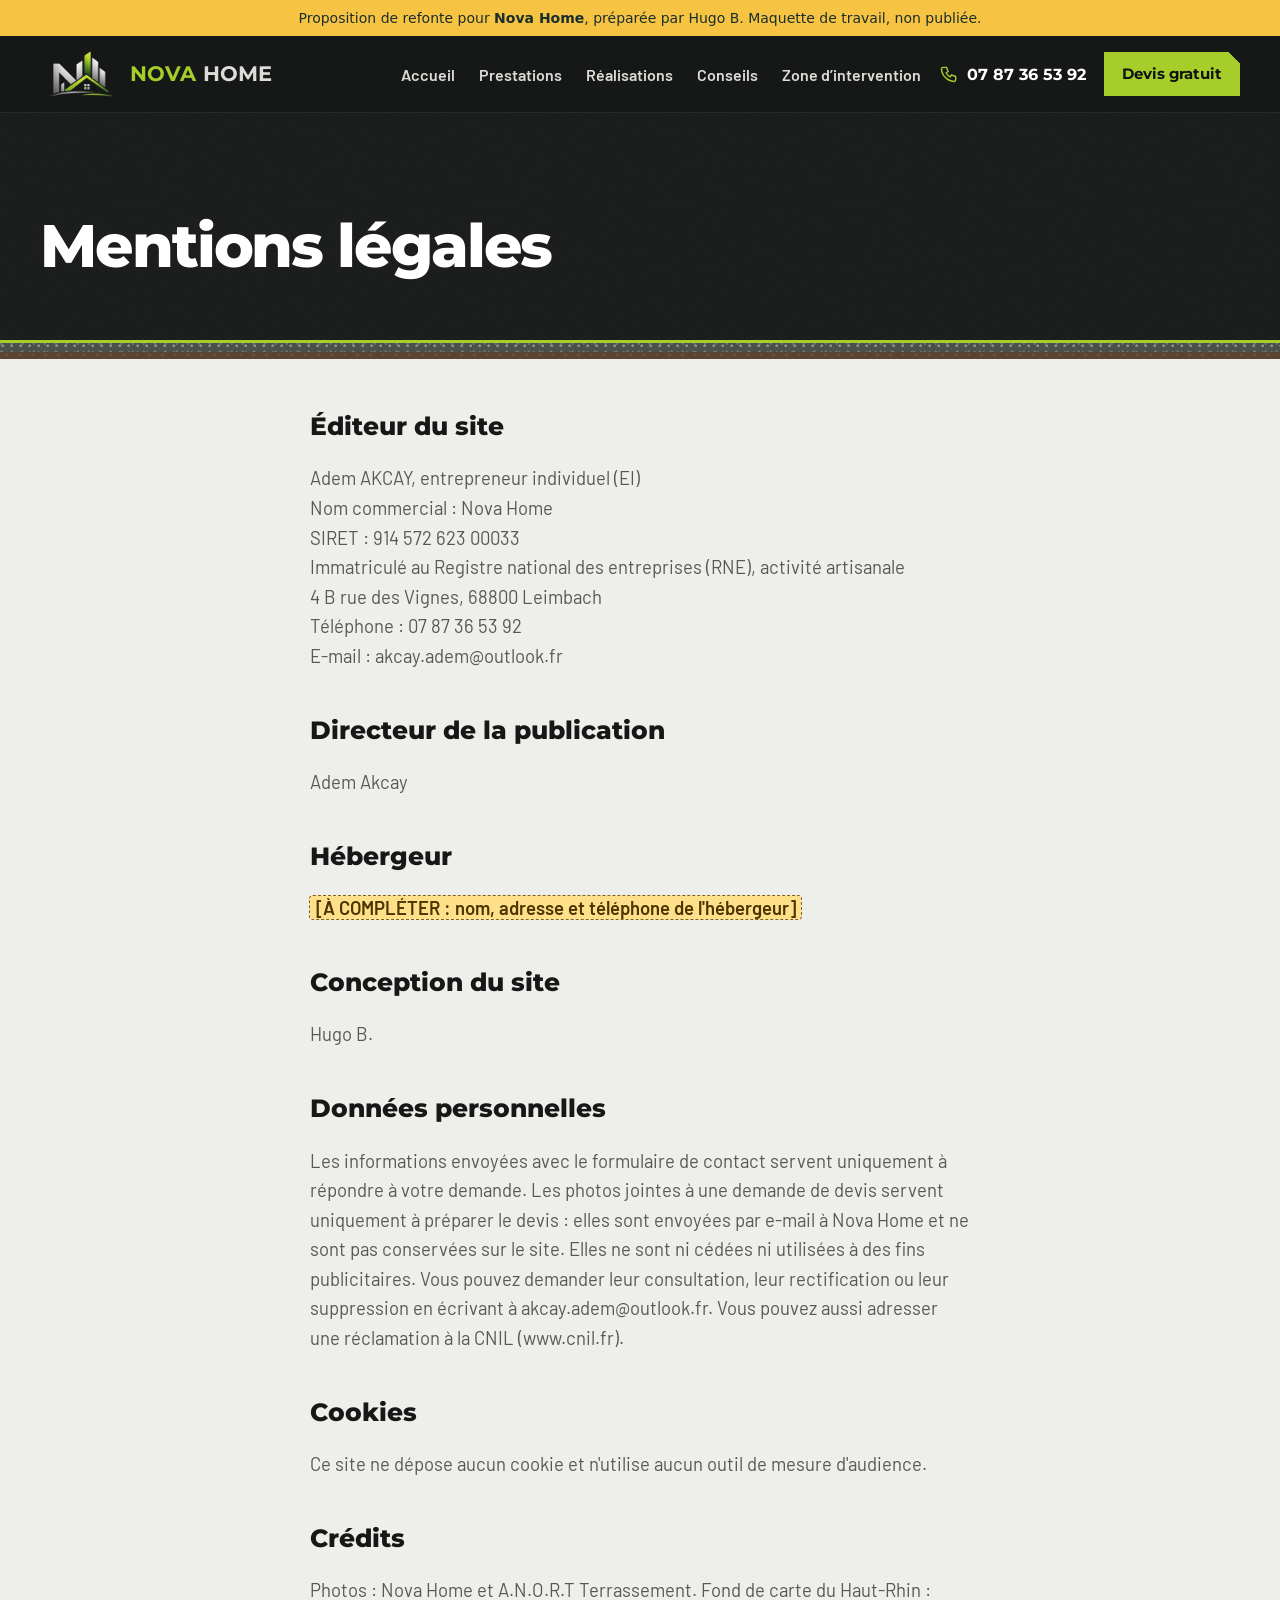
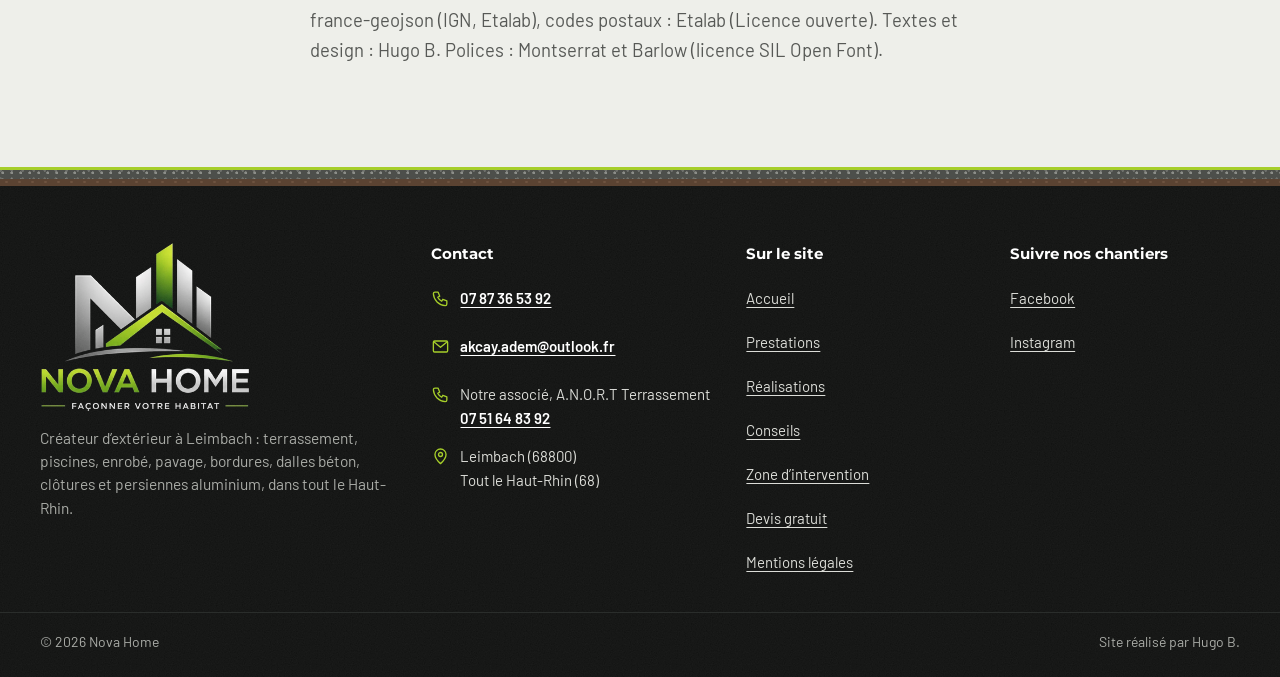
<file: mentions-legales.html>
<!DOCTYPE html>
<html lang="fr">
<head>
<meta charset="utf-8">
<meta name="viewport" content="width=device-width, initial-scale=1, viewport-fit=cover">
<title>Mentions légales | Nova Home</title>
<meta name="description" content="Mentions légales du site de Nova Home.">
<meta name="robots" content="noindex, nofollow">
<meta name="theme-color" content="#F6C343">
<link rel="icon" href="assets/img/favicon-32.png" type="image/png">
<link rel="apple-touch-icon" href="assets/img/apple-touch-icon.png">
<link rel="preload" href="assets/fonts/montserrat-latin.woff2" as="font" type="font/woff2" crossorigin>
<link rel="preload" href="assets/fonts/barlow-400.woff2" as="font" type="font/woff2" crossorigin>
<link rel="stylesheet" href="assets/css/nova.css">
<style>body{background:#EEEFEA}</style>
<meta property="og:type" content="website">
<meta property="og:title" content="Mentions légales | Nova Home">
<meta property="og:description" content="Mentions légales du site de Nova Home.">
<meta property="og:locale" content="fr_FR">
<script type="application/json" id="pv-infos">{"semaine":{},"fermetures":[],"feries":{"ferme":true,"ouverts":[]},"alsace":true,"annonce":{},"platDuJour":{},"commandes":{}}</script>
<script>document.documentElement.classList.add('js')</script>
<script src="assets/js/gabarit.js" defer></script>
<script src="assets/js/nova.js" defer></script>
</head>
<body class="pv-site">
<div class="pv-shell"><div class="pv pv--nova pv-page--legal pv-palette--1" style="--p-bg:#EEEFEA;--p-surface:#E2E4DE;--p-ink:#161817;--p-muted:#575956;--p-line:#C7C8C4;--p-accent:#A6CE2A;--p-on-accent:#111111;--p-accent-text:#576C17;--p-accent-soft:#E4EACF;--p-second:#33650F;--p-second-soft:#A3B892;--p-error:#B3261E;--p-ff-title:&quot;Espace fine&quot;, &#39;Montserrat&#39;, &#39;Segoe UI&#39;, system-ui, sans-serif;--p-ff-body:&quot;Espace fine&quot;, &#39;Barlow&#39;, system-ui, -apple-system, &#39;Segoe UI&#39;, sans-serif;--p-title-weight:800" data-mode="maquette" data-gabarit="nova" data-lang="fr">
<a class="pv-skip" href="#contenu">Aller au contenu</a><aside class="pv-demo-bar pv-demo-bar--maquette" aria-label="Maquette"><span>Proposition de refonte pour <strong>Nova Home</strong>, préparée par Hugo B. Maquette de travail, non publiée.</span></aside><header class="pv-nav nv-nav"><div class="pv-in pv-nav-in"><a class="pv-logo nv-logo" href="index.html"><img class="nv-logo-embleme" src="assets/img/logo-embleme-210.webp" alt="" width="208" height="120" decoding="async"><span class="nv-logo-mot"><span class="nv-logo-nova">Nova</span> <span class="nv-logo-home">Home</span></span><span class="pv-sr">, retour à l'accueil</span></a><nav class="pv-menu-nav nv-menu" id="pv-menu" aria-label="Menu principal"><ul class="pv-links"><li><a href="index.html">Accueil</a></li><li><a href="prestations.html">Prestations</a></li><li><a href="realisations.html">Réalisations</a></li><li><a href="conseils.html">Conseils</a></li><li><a href="zone-intervention.html">Zone d’intervention</a></li><li class="nv-lien-devis"><a href="contact.html">Devis gratuit</a></li></ul></nav><a class="nv-nav-tel" href="tel:+33787365392"><svg class="nv-picto" viewBox="0 0 24 24" aria-hidden="true" focusable="false"><path d="M5 4h4l2 5-2.5 1.5a11 11 0 005 5L15 13l5 2v4a2 2 0 01-2 2A16 16 0 013 6a2 2 0 012-2"/></svg><span>07 87 36 53 92</span></a><a class="pv-btn pv-btn--sm nv-nav-cta" href="contact.html">Devis gratuit</a><button class="pv-burger-btn" type="button" aria-expanded="false" aria-controls="pv-menu" data-label-fermer="Fermer le menu"><span class="pv-burger" aria-hidden="true"><i></i><i></i><i></i></span><span class="pv-sr">Menu</span></button></div></header><div class="pv-annonce" data-pv-annonce role="region" aria-label="Annonce" hidden><div class="pv-in"><p data-pv-annonce-texte></p></div></div>
<main id="contenu" tabindex="-1">
<section class="pv-pagehead nv-pagehead nv-sombre"><div class="pv-in"><h1 class="pv-title pv-title--page">Mentions légales</h1></div><div class="nv-strates" aria-hidden="true"><i></i><i></i><i></i></div></section><section class="pv-sec pv-sec--legal"><div class="pv-in pv-narrow pv-prose"><!-- Texte à faire valider avant la mise en ligne. --><h2>Éditeur du site</h2><p>Adem AKCAY, entrepreneur individuel (EI)<br>Nom commercial : Nova Home<br>SIRET : 914 572 623 00033<br>Immatriculé au Registre national des entreprises (RNE), activité artisanale<br>4 B rue des Vignes, 68800 Leimbach<br>Téléphone : 07 87 36 53 92<br>E-mail : akcay.adem@outlook.fr</p><h2>Directeur de la publication</h2><p>Adem Akcay</p><h2>Hébergeur</h2><p><mark class="pv-todo">[À COMPLÉTER : nom, adresse et téléphone de l'hébergeur]</mark></p><h2>Conception du site</h2><p>Hugo B.</p><h2>Données personnelles</h2><p>Les informations envoyées avec le formulaire de contact servent uniquement à répondre à votre demande. Les photos jointes à une demande de devis servent uniquement à préparer le devis : elles sont envoyées par e-mail à Nova Home et ne sont pas conservées sur le site. Elles ne sont ni cédées ni utilisées à des fins publicitaires. Vous pouvez demander leur consultation, leur rectification ou leur suppression en écrivant à akcay.adem@outlook.fr. Vous pouvez aussi adresser une réclamation à la CNIL (www.cnil.fr).</p><h2>Cookies</h2><p>Ce site ne dépose aucun cookie et n'utilise aucun outil de mesure d'audience.</p><h2>Crédits</h2><p>Photos : Nova Home et A.N.O.R.T Terrassement. Fond de carte du Haut-Rhin : france-geojson (IGN, Etalab), codes postaux : Etalab (Licence ouverte). Textes et design : Hugo B. Polices : Montserrat et Barlow (licence SIL Open Font).</p></div></section>
</main>
<footer class="pv-foot nv-pied"><div class="nv-strates" aria-hidden="true"><i></i><i></i><i></i></div><div class="pv-in nv-pied-grille"><div class="nv-pied-id"><img class="nv-pied-logo" src="assets/img/logo-complet-370.webp" alt="Nova Home, façonner votre habitat" width="370" height="300" loading="lazy" decoding="async"><p class="nv-pied-quoi">Créateur d’extérieur à Leimbach : terrassement, piscines, enrobé, pavage, bordures, dalles béton, clôtures et persiennes aluminium, dans tout le Haut-Rhin.</p></div><div><h2 class="pv-foot-title">Contact</h2><ul class="nv-pied-coords"><li><svg class="nv-picto" viewBox="0 0 24 24" aria-hidden="true" focusable="false"><path d="M5 4h4l2 5-2.5 1.5a11 11 0 005 5L15 13l5 2v4a2 2 0 01-2 2A16 16 0 013 6a2 2 0 012-2"/></svg><a href="tel:+33787365392">07 87 36 53 92</a></li><li><svg class="nv-picto" viewBox="0 0 24 24" aria-hidden="true" focusable="false"><rect x="3" y="5" width="18" height="14" rx="1.5"/><path d="M3.5 6l8.5 7 8.5-7"/></svg><a href="mailto:akcay.adem@outlook.fr">akcay.adem@outlook.fr</a></li><li><svg class="nv-picto" viewBox="0 0 24 24" aria-hidden="true" focusable="false"><path d="M5 4h4l2 5-2.5 1.5a11 11 0 005 5L15 13l5 2v4a2 2 0 01-2 2A16 16 0 013 6a2 2 0 012-2"/></svg><span>Notre associé, A.N.O.R.T Terrassement<br><a href="tel:+33751648392">07 51 64 83 92</a></span></li><li><svg class="nv-picto" viewBox="0 0 24 24" aria-hidden="true" focusable="false"><path d="M12 21s-7-6.2-7-11.5a7 7 0 0114 0C19 14.8 12 21 12 21z"/><circle cx="12" cy="9.5" r="2.5"/></svg><span>Leimbach (68800)<br>Tout le Haut-Rhin (68)</span></li></ul></div><nav aria-label="Pied de page"><h2 class="pv-foot-title">Sur le site</h2><ul class="pv-foot-links"><li><a href="index.html">Accueil</a></li><li><a href="prestations.html">Prestations</a></li><li><a href="realisations.html">Réalisations</a></li><li><a href="conseils.html">Conseils</a></li><li><a href="zone-intervention.html">Zone d’intervention</a></li><li><a href="contact.html">Devis gratuit</a></li><li><a href="mentions-legales.html">Mentions légales</a></li></ul></nav><div><h2 class="pv-foot-title">Suivre nos chantiers</h2><ul class="pv-foot-links"><li><a href="https://www.facebook.com/p/Nova-Home-61587917066312/" rel="noopener" target="_blank">Facebook<span class="pv-sr"> (nouvel onglet)</span></a></li><li><a href="https://www.instagram.com/nova.home688/" rel="noopener" target="_blank">Instagram<span class="pv-sr"> (nouvel onglet)</span></a></li></ul></div></div><div class="pv-in pv-foot-bottom"><span>© 2026 Nova Home</span><span>Site réalisé par Hugo B.</span></div><script type="application/json" id="nv-dispo">{"semaines":[{"du":"2026-10-26","etat":"complet"},{"du":"2026-11-02","etat":"complet"},{"du":"2026-11-09","etat":"complet"},{"du":"2026-11-16","etat":"places"},{"du":"2026-11-23","etat":"libre"},{"du":"2026-11-30","etat":"libre"}]}</script></footer>
<nav class="pv-actionbar nv-actionbar" aria-label="Actions rapides"><a class="pv-btn pv-btn--ghost" href="tel:+33787365392"><svg class="nv-picto nv-picto--btn" viewBox="0 0 24 24" aria-hidden="true" focusable="false"><path d="M5 4h4l2 5-2.5 1.5a11 11 0 005 5L15 13l5 2v4a2 2 0 01-2 2A16 16 0 013 6a2 2 0 012-2"/></svg><span>Appeler</span></a><a class="pv-btn" href="contact.html"><span>Devis gratuit</span></a></nav>
</div></div>
</body>
</html>
</file>
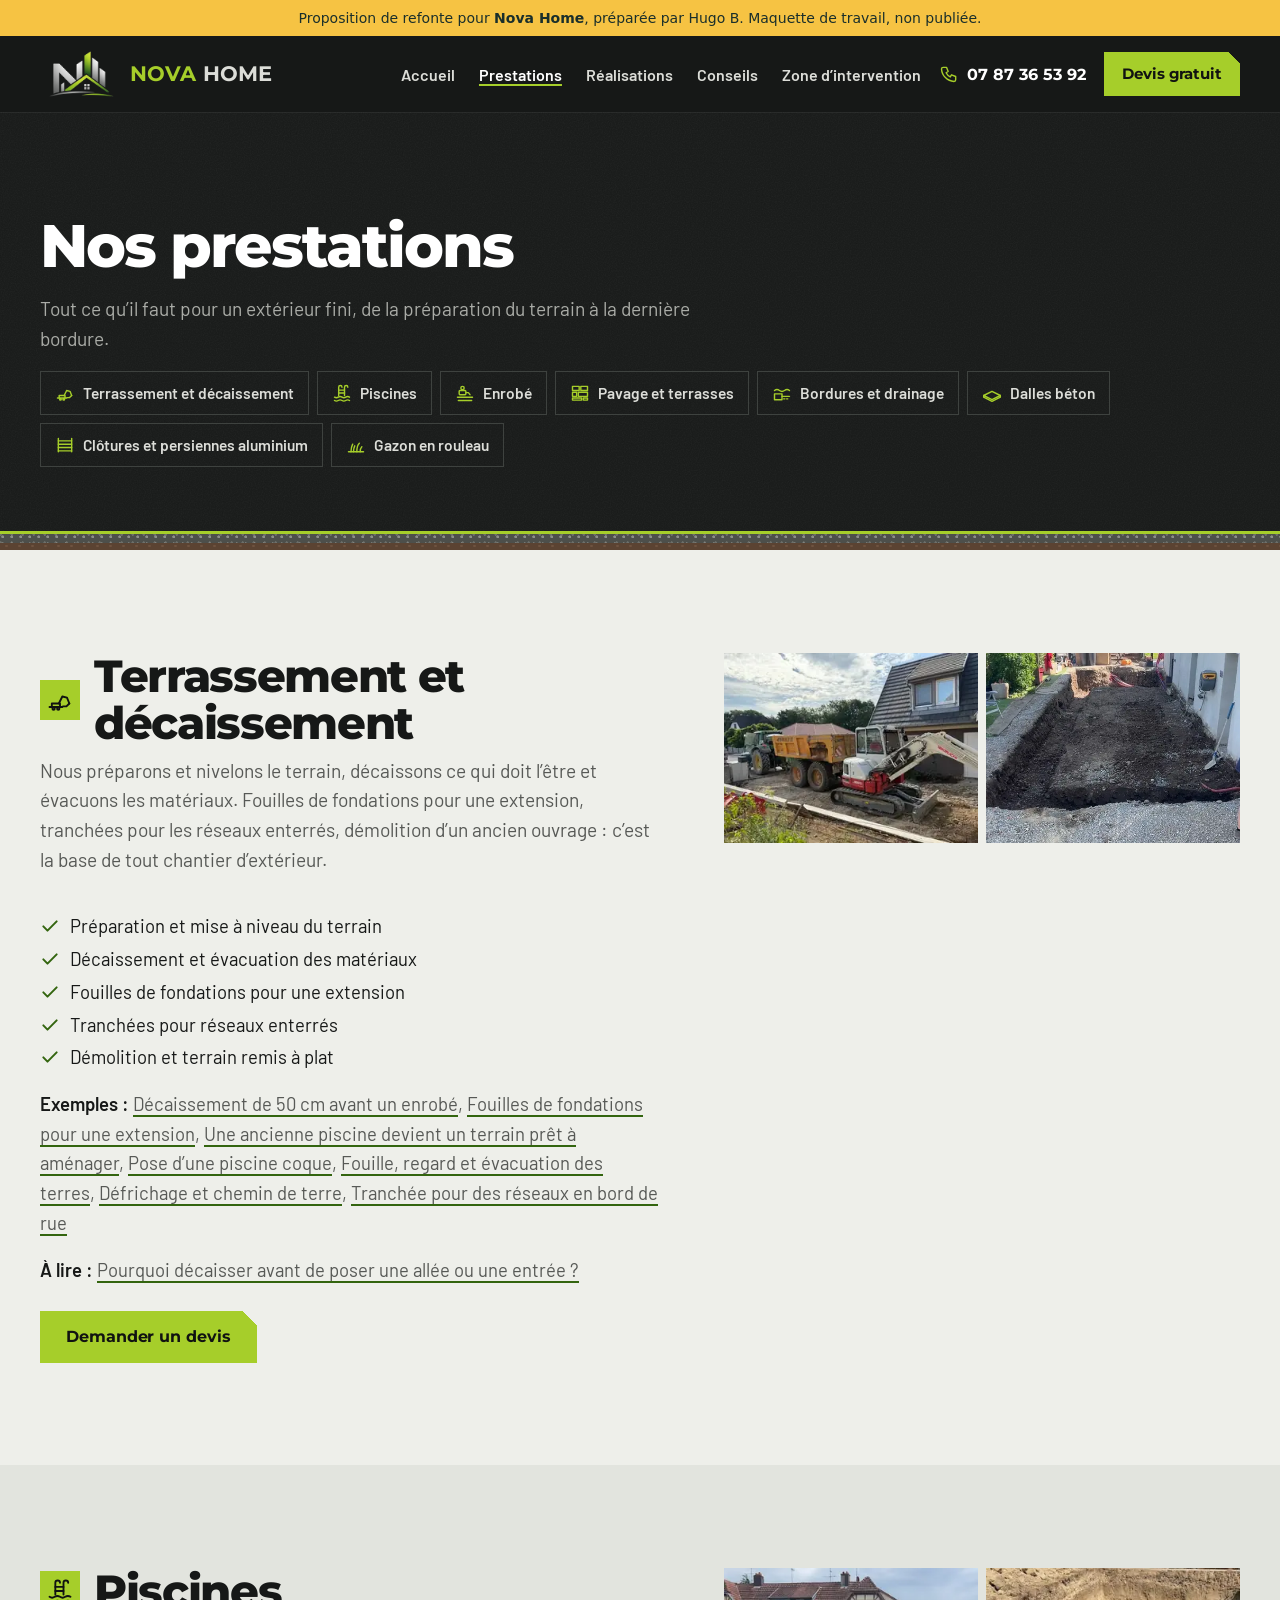
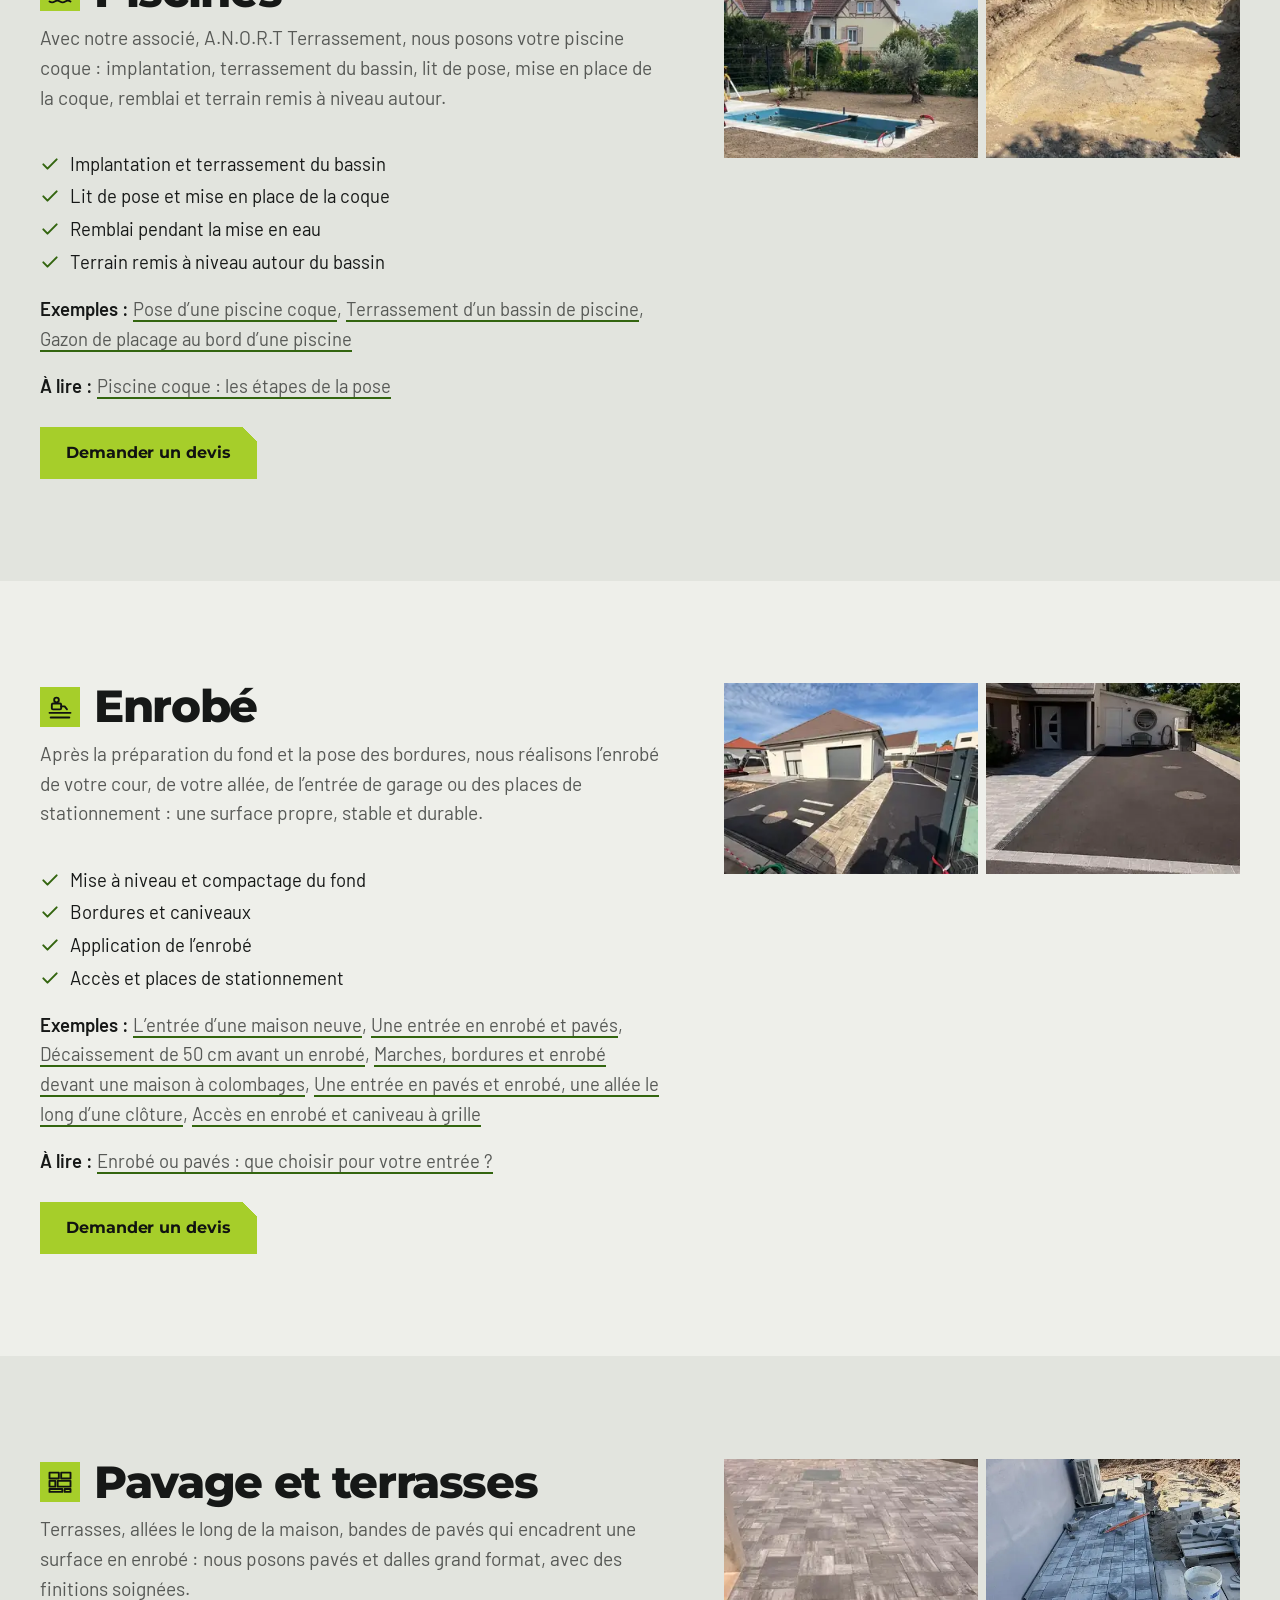
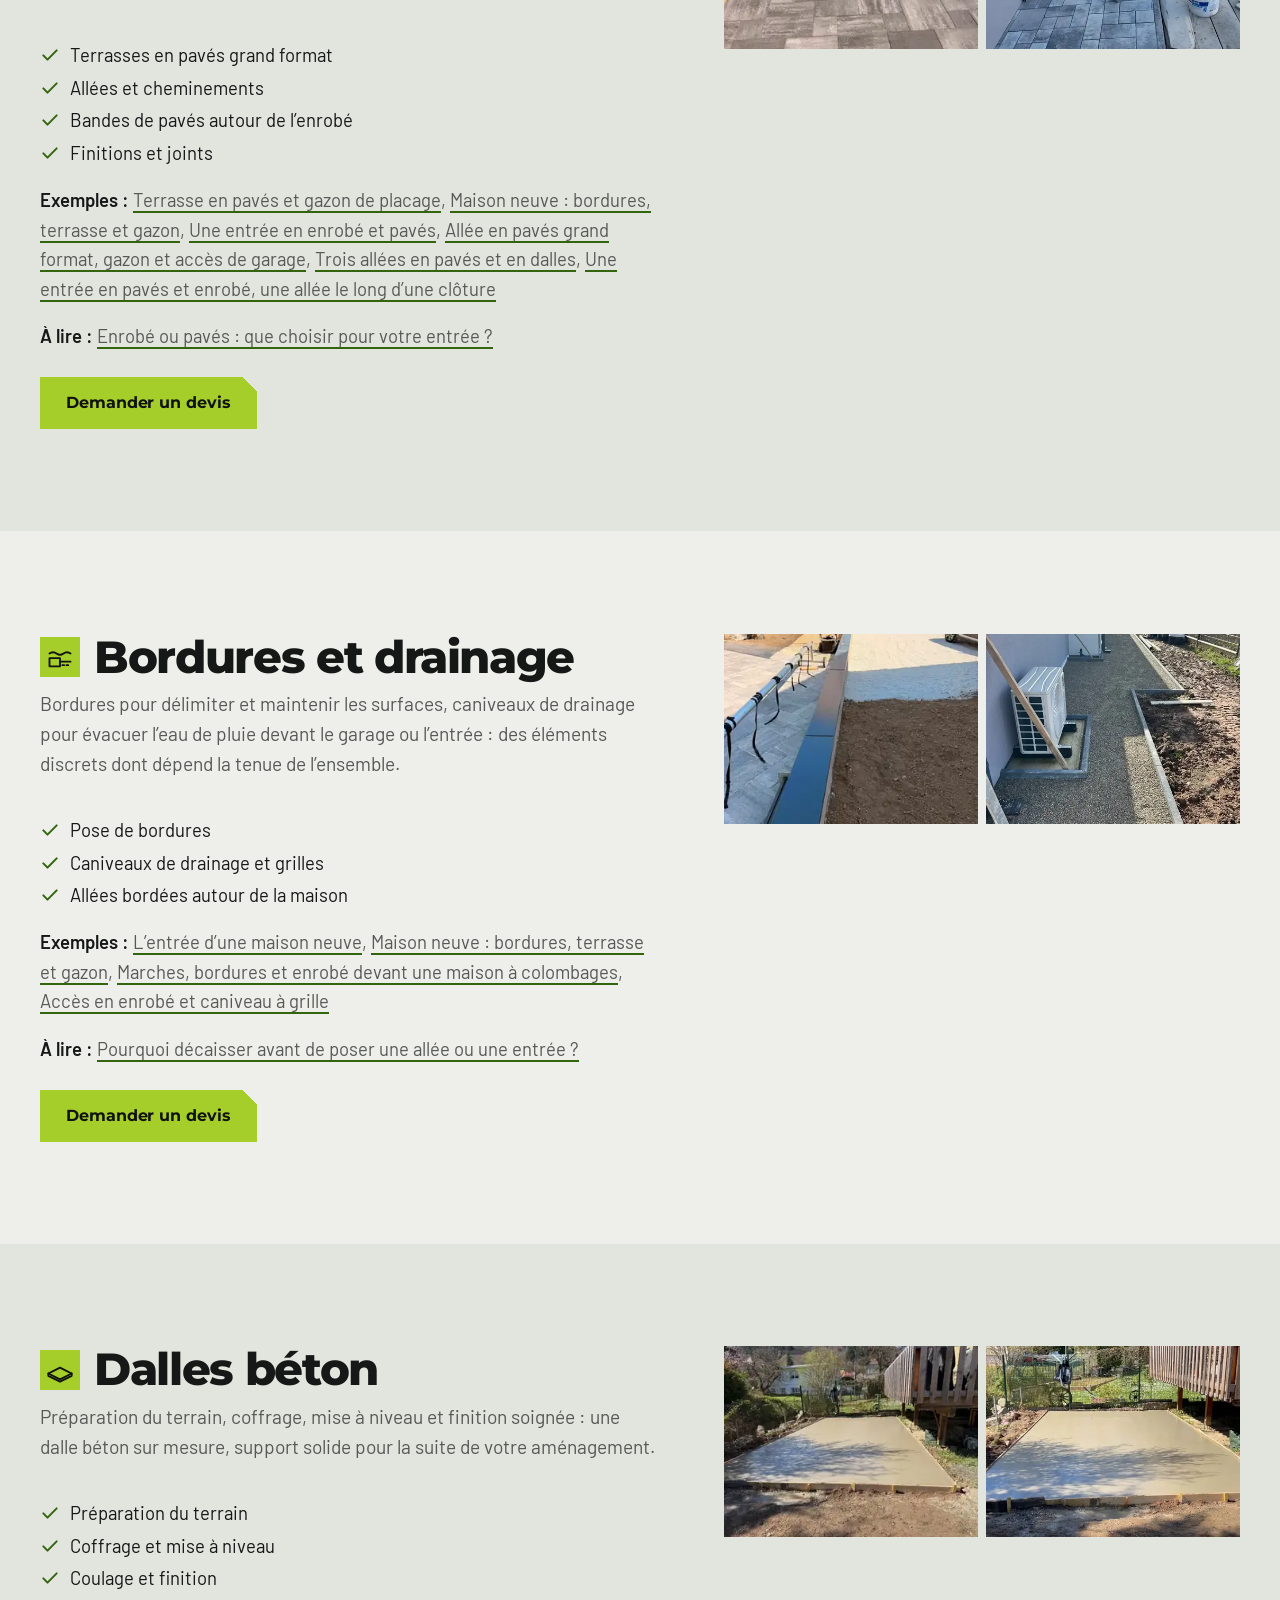
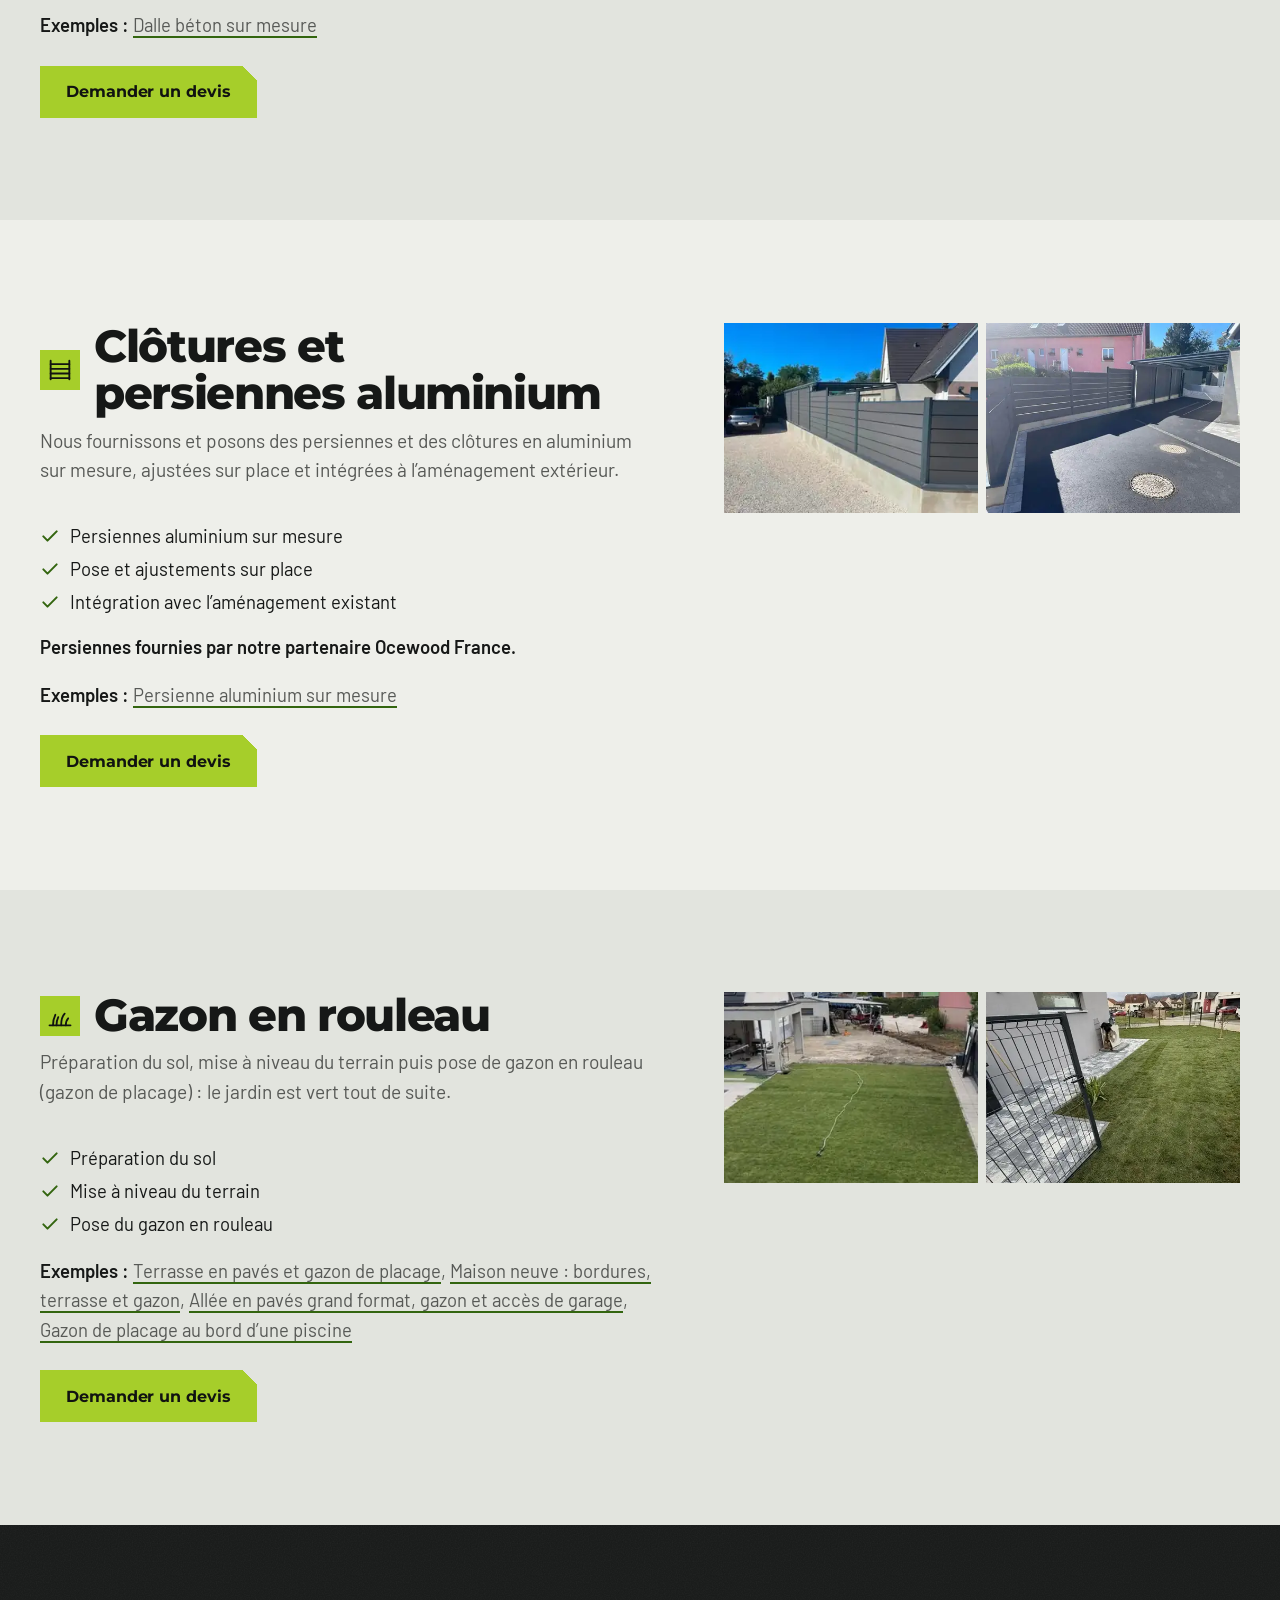
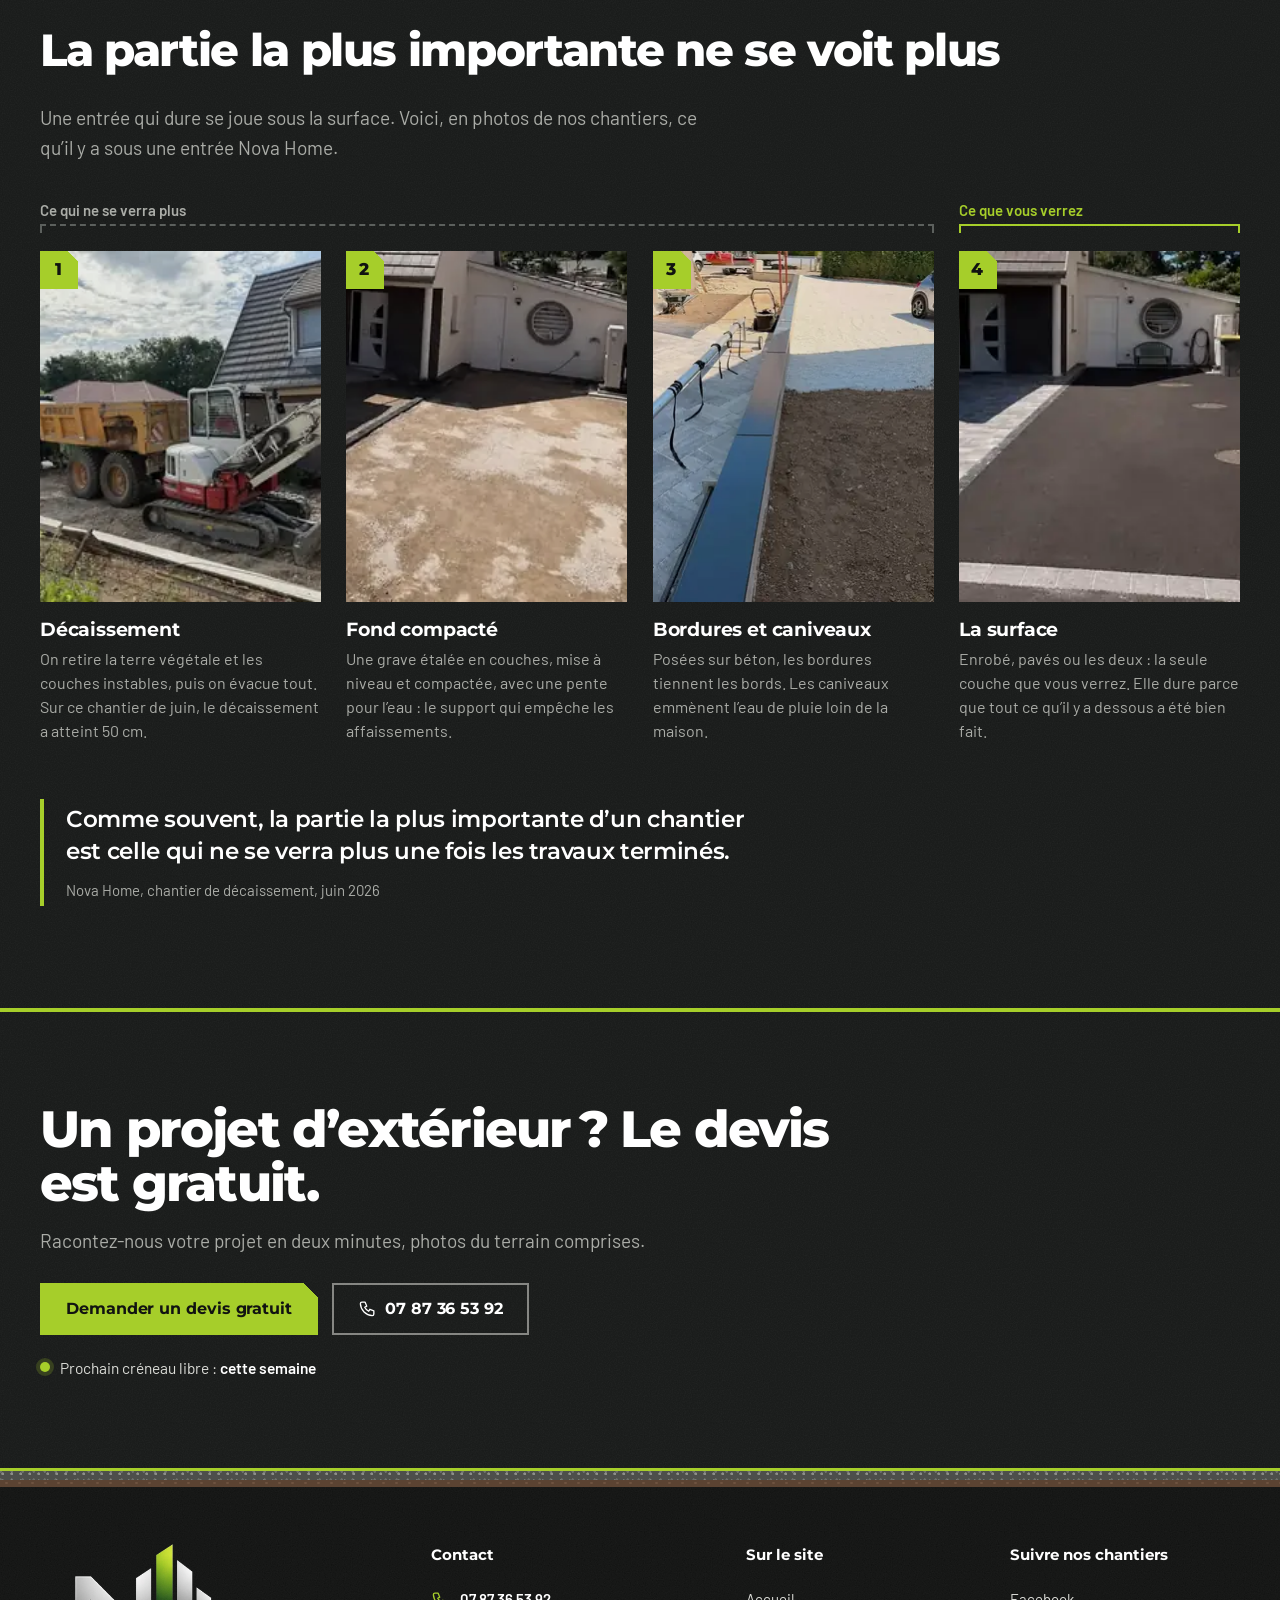
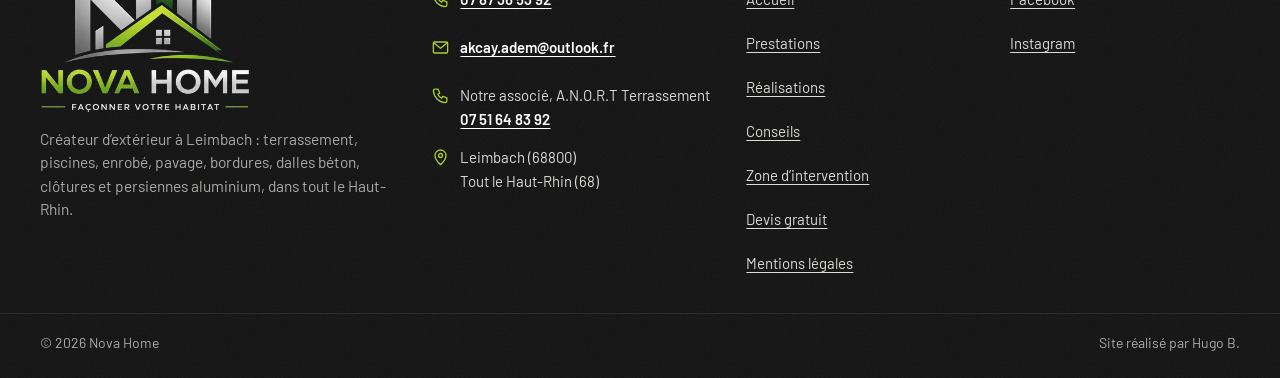
<file: prestations.html>
<!DOCTYPE html>
<html lang="fr">
<head>
<meta charset="utf-8">
<meta name="viewport" content="width=device-width, initial-scale=1, viewport-fit=cover">
<title>Terrassement, piscines, enrobé, pavage, clôtures alu : nos prestations | Nova Home</title>
<meta name="description" content="Terrassement et décaissement, piscines coque, enrobé, pavage et terrasses, bordures et drainage, dalles béton, clôtures et persiennes aluminium, gazon en rouleau : les prestations de Nova Home dans le Haut-Rhin.">
<meta name="robots" content="noindex, nofollow">
<meta name="theme-color" content="#F6C343">
<link rel="icon" href="assets/img/favicon-32.png" type="image/png">
<link rel="apple-touch-icon" href="assets/img/apple-touch-icon.png">
<link rel="preload" href="assets/fonts/montserrat-latin.woff2" as="font" type="font/woff2" crossorigin>
<link rel="preload" href="assets/fonts/barlow-400.woff2" as="font" type="font/woff2" crossorigin>
<link rel="stylesheet" href="assets/css/nova.css">
<style>body{background:#EEEFEA}</style>
<meta property="og:type" content="website">
<meta property="og:title" content="Terrassement, piscines, enrobé, pavage, clôtures alu : nos prestations | Nova Home">
<meta property="og:description" content="Terrassement et décaissement, piscines coque, enrobé, pavage et terrasses, bordures et drainage, dalles béton, clôtures et persiennes aluminium, gazon en rouleau : les prestations de Nova Home dans le">
<meta property="og:locale" content="fr_FR">
<script type="application/json" id="pv-infos">{"semaine":{},"fermetures":[],"feries":{"ferme":true,"ouverts":[]},"alsace":true,"annonce":{},"platDuJour":{},"commandes":{}}</script>
<script>document.documentElement.classList.add('js')</script>
<script src="assets/js/gabarit.js" defer></script>
<script src="assets/js/nova.js" defer></script>
</head>
<body class="pv-site">
<div class="pv-shell"><div class="pv pv--nova pv-page--prestations pv-palette--1" style="--p-bg:#EEEFEA;--p-surface:#E2E4DE;--p-ink:#161817;--p-muted:#575956;--p-line:#C7C8C4;--p-accent:#A6CE2A;--p-on-accent:#111111;--p-accent-text:#576C17;--p-accent-soft:#E4EACF;--p-second:#33650F;--p-second-soft:#A3B892;--p-error:#B3261E;--p-ff-title:&quot;Espace fine&quot;, &#39;Montserrat&#39;, &#39;Segoe UI&#39;, system-ui, sans-serif;--p-ff-body:&quot;Espace fine&quot;, &#39;Barlow&#39;, system-ui, -apple-system, &#39;Segoe UI&#39;, sans-serif;--p-title-weight:800" data-mode="maquette" data-gabarit="nova" data-lang="fr">
<a class="pv-skip" href="#contenu">Aller au contenu</a><aside class="pv-demo-bar pv-demo-bar--maquette" aria-label="Maquette"><span>Proposition de refonte pour <strong>Nova Home</strong>, préparée par Hugo B. Maquette de travail, non publiée.</span></aside><header class="pv-nav nv-nav"><div class="pv-in pv-nav-in"><a class="pv-logo nv-logo" href="index.html"><img class="nv-logo-embleme" src="assets/img/logo-embleme-210.webp" alt="" width="208" height="120" decoding="async"><span class="nv-logo-mot"><span class="nv-logo-nova">Nova</span> <span class="nv-logo-home">Home</span></span><span class="pv-sr">, retour à l'accueil</span></a><nav class="pv-menu-nav nv-menu" id="pv-menu" aria-label="Menu principal"><ul class="pv-links"><li><a href="index.html">Accueil</a></li><li><a href="prestations.html" aria-current="page">Prestations</a></li><li><a href="realisations.html">Réalisations</a></li><li><a href="conseils.html">Conseils</a></li><li><a href="zone-intervention.html">Zone d’intervention</a></li><li class="nv-lien-devis"><a href="contact.html">Devis gratuit</a></li></ul></nav><a class="nv-nav-tel" href="tel:+33787365392"><svg class="nv-picto" viewBox="0 0 24 24" aria-hidden="true" focusable="false"><path d="M5 4h4l2 5-2.5 1.5a11 11 0 005 5L15 13l5 2v4a2 2 0 01-2 2A16 16 0 013 6a2 2 0 012-2"/></svg><span>07 87 36 53 92</span></a><a class="pv-btn pv-btn--sm nv-nav-cta" href="contact.html">Devis gratuit</a><button class="pv-burger-btn" type="button" aria-expanded="false" aria-controls="pv-menu" data-label-fermer="Fermer le menu"><span class="pv-burger" aria-hidden="true"><i></i><i></i><i></i></span><span class="pv-sr">Menu</span></button></div></header><div class="pv-annonce" data-pv-annonce role="region" aria-label="Annonce" hidden><div class="pv-in"><p data-pv-annonce-texte></p></div></div>
<main id="contenu" tabindex="-1">
<section class="pv-pagehead nv-pagehead nv-sombre"><div class="pv-in"><h1 class="pv-title pv-title--page">Nos prestations</h1><p class="pv-lead">Tout ce qu’il faut pour un extérieur fini, de la préparation du terrain à la dernière bordure.</p><nav class="nv-sommaire" aria-label="Prestations"><ul role="list"><li><a href="#terrassement"><svg class="nv-picto" viewBox="0 0 24 24" aria-hidden="true" focusable="false"><path d="M3 18h11"/><path d="M5 18v-3h7v3"/><circle cx="6.5" cy="19.5" r="1"/><circle cx="10.5" cy="19.5" r="1"/><path d="M11 15l3-6 4 1 2 5"/><path d="M20 15l-2.5 2.5h-3"/></svg>Terrassement et décaissement</a></li><li><a href="#piscine"><svg class="nv-picto" viewBox="0 0 24 24" aria-hidden="true" focusable="false"><path d="M3 17c1.5 1 3 1 4.5 0s3-1 4.5 0 3 1 4.5 0 3-1 4.5 0"/><path d="M3 21c1.5 1 3 1 4.5 0s3-1 4.5 0 3 1 4.5 0 3-1 4.5 0"/><path d="M8 15V5a2 2 0 014 0"/><path d="M15 15V5a2 2 0 014 0"/><path d="M8 8.5h7M8 12h7"/></svg>Piscines</a></li><li><a href="#enrobe"><svg class="nv-picto" viewBox="0 0 24 24" aria-hidden="true" focusable="false"><path d="M3 17h18"/><path d="M4 21h16"/><rect x="5" y="9" width="8" height="5" rx="1"/><path d="M13 11.5h3l2 2.5"/><circle cx="9" cy="6" r="2"/></svg>Enrobé</a></li><li><a href="#pavage"><svg class="nv-picto" viewBox="0 0 24 24" aria-hidden="true" focusable="false"><rect x="3" y="4" width="8" height="5"/><rect x="13" y="4" width="8" height="5"/><rect x="3" y="11" width="5" height="5"/><rect x="10" y="11" width="11" height="5"/><rect x="3" y="18" width="11" height="2.5"/><rect x="16" y="18" width="5" height="2.5"/></svg>Pavage et terrasses</a></li><li><a href="#bordures"><svg class="nv-picto" viewBox="0 0 24 24" aria-hidden="true" focusable="false"><path d="M3 13h9v7H3z"/><path d="M12 16h9"/><path d="M14 19h1.5M17.5 19H19"/><path d="M3 9c2-1.5 4-1.5 6 0s4 1.5 6 0 4-1.5 6 0"/></svg>Bordures et drainage</a></li><li><a href="#dalle"><svg class="nv-picto" viewBox="0 0 24 24" aria-hidden="true" focusable="false"><path d="M2 15l10-5 10 5-10 5z"/><path d="M2 15v2l10 5 10-5v-2"/></svg>Dalles béton</a></li><li><a href="#clotures"><svg class="nv-picto" viewBox="0 0 24 24" aria-hidden="true" focusable="false"><path d="M4 4v16M20 4v16"/><path d="M4 7h16M4 11h16M4 15h16M4 19h16"/></svg>Clôtures et persiennes aluminium</a></li><li><a href="#gazon"><svg class="nv-picto" viewBox="0 0 24 24" aria-hidden="true" focusable="false"><path d="M3 20h18"/><path d="M6 20c0-4 1-7 2-9M9 20c0-3 .5-5 1.5-7M13 20c0-4 1-8 3-10M17 20c0-3 1-5 2-6"/></svg>Gazon en rouleau</a></li></ul></nav></div><div class="nv-strates" aria-hidden="true"><i></i><i></i><i></i></div></section><section class="pv-sec nv-presta-bloc" id="terrassement" aria-labelledby="titre-terrassement"><div class="pv-in nv-presta-bloc-grille"><div class="nv-presta-bloc-texte"><h2 class="pv-h" id="titre-terrassement"><svg class="nv-picto nv-picto--titre" viewBox="0 0 24 24" aria-hidden="true" focusable="false"><path d="M3 18h11"/><path d="M5 18v-3h7v3"/><circle cx="6.5" cy="19.5" r="1"/><circle cx="10.5" cy="19.5" r="1"/><path d="M11 15l3-6 4 1 2 5"/><path d="M20 15l-2.5 2.5h-3"/></svg>Terrassement et décaissement</h2><p class="pv-lead">Nous préparons et nivelons le terrain, décaissons ce qui doit l’être et évacuons les matériaux. Fouilles de fondations pour une extension, tranchées pour les réseaux enterrés, démolition d’un ancien ouvrage : c’est la base de tout chantier d’extérieur.</p><ul class="nv-coches" role="list"><li><svg class="nv-picto" viewBox="0 0 24 24" aria-hidden="true" focusable="false"><path d="M4 12.5l5 5L20 6.5"/></svg><span>Préparation et mise à niveau du terrain</span></li><li><svg class="nv-picto" viewBox="0 0 24 24" aria-hidden="true" focusable="false"><path d="M4 12.5l5 5L20 6.5"/></svg><span>Décaissement et évacuation des matériaux</span></li><li><svg class="nv-picto" viewBox="0 0 24 24" aria-hidden="true" focusable="false"><path d="M4 12.5l5 5L20 6.5"/></svg><span>Fouilles de fondations pour une extension</span></li><li><svg class="nv-picto" viewBox="0 0 24 24" aria-hidden="true" focusable="false"><path d="M4 12.5l5 5L20 6.5"/></svg><span>Tranchées pour réseaux enterrés</span></li><li><svg class="nv-picto" viewBox="0 0 24 24" aria-hidden="true" focusable="false"><path d="M4 12.5l5 5L20 6.5"/></svg><span>Démolition et terrain remis à plat</span></li></ul><p class="nv-exemples"><span>Exemples :</span> <a href="realisations.html#decaissement-50-cm">Décaissement de 50 cm avant un enrobé</a>, <a href="realisations.html#fouilles-extension">Fouilles de fondations pour une extension</a>, <a href="realisations.html#piscine-terrain">Une ancienne piscine devient un terrain prêt à aménager</a>, <a href="realisations.html#piscine-coque">Pose d’une piscine coque</a>, <a href="realisations.html#terrassements-octobre">Fouille, regard et évacuation des terres</a>, <a href="realisations.html#defrichage-chemin">Défrichage et chemin de terre</a>, <a href="realisations.html#tranchee-reseaux">Tranchée pour des réseaux en bord de rue</a></p><p class="nv-exemples"><span>À lire :</span> <a href="conseil-pourquoi-decaisser.html">Pourquoi décaisser avant de poser une allée ou une entrée ?</a></p></div><div class="nv-presta-bloc-photos nv-galerie nv-galerie--2"><figure class="nv-photo" style="--ratio: 960 / 720"><a class="nv-photo-lien" href="assets/img/decaissement-mini-pelle-1200.webp" data-nv-agrandir data-groupe="terrassement"><img class="nv-photo-img" src="assets/img/decaissement-mini-pelle-960.webp" srcset="assets/img/decaissement-mini-pelle-320.webp 320w, assets/img/decaissement-mini-pelle-480.webp 480w, assets/img/decaissement-mini-pelle-640.webp 640w, assets/img/decaissement-mini-pelle-960.webp 960w, assets/img/decaissement-mini-pelle-1200.webp 1200w" sizes="(min-width: 1240px) 256px, (min-width: 960px) 21vw, 46vw" alt="Mini-pelle et tracteur avec benne pendant un décaissement devant une maison" width="960" height="720" loading="lazy" decoding="async"><span class="pv-sr">Agrandir la photo</span><svg class="nv-picto nv-picto--agrandir" viewBox="0 0 24 24" aria-hidden="true" focusable="false"><path d="M14 4h6v6M10 20H4v-6M20 4l-7 7M4 20l7-7"/></svg></a></figure><figure class="nv-photo" style="--ratio: 878 / 1170"><a class="nv-photo-lien" href="assets/img/fouilles-extension-878.webp" data-nv-agrandir data-groupe="terrassement"><img class="nv-photo-img" src="assets/img/fouilles-extension-878.webp" srcset="assets/img/fouilles-extension-480.webp 480w, assets/img/fouilles-extension-640.webp 640w, assets/img/fouilles-extension-878.webp 878w" sizes="(min-width: 1240px) 256px, (min-width: 960px) 21vw, 46vw" alt="Fouilles de fondations creusées le long d’une maison pour une extension" width="878" height="1170" loading="lazy" decoding="async"><span class="pv-sr">Agrandir la photo</span><svg class="nv-picto nv-picto--agrandir" viewBox="0 0 24 24" aria-hidden="true" focusable="false"><path d="M14 4h6v6M10 20H4v-6M20 4l-7 7M4 20l7-7"/></svg></a></figure></div><p class="pv-actions nv-presta-bloc-action"><a class="pv-btn" href="contact.html?travaux=terrassement"><span>Demander un devis<span class="pv-sr"> : Terrassement et décaissement</span></span></a></p></div></section><section class="pv-sec nv-presta-bloc pv-sec--alt" id="piscine" aria-labelledby="titre-piscine"><div class="pv-in nv-presta-bloc-grille"><div class="nv-presta-bloc-texte"><h2 class="pv-h" id="titre-piscine"><svg class="nv-picto nv-picto--titre" viewBox="0 0 24 24" aria-hidden="true" focusable="false"><path d="M3 17c1.5 1 3 1 4.5 0s3-1 4.5 0 3 1 4.5 0 3-1 4.5 0"/><path d="M3 21c1.5 1 3 1 4.5 0s3-1 4.5 0 3 1 4.5 0 3-1 4.5 0"/><path d="M8 15V5a2 2 0 014 0"/><path d="M15 15V5a2 2 0 014 0"/><path d="M8 8.5h7M8 12h7"/></svg>Piscines</h2><p class="pv-lead">Avec notre associé, A.N.O.R.T Terrassement, nous posons votre piscine coque : implantation, terrassement du bassin, lit de pose, mise en place de la coque, remblai et terrain remis à niveau autour.</p><ul class="nv-coches" role="list"><li><svg class="nv-picto" viewBox="0 0 24 24" aria-hidden="true" focusable="false"><path d="M4 12.5l5 5L20 6.5"/></svg><span>Implantation et terrassement du bassin</span></li><li><svg class="nv-picto" viewBox="0 0 24 24" aria-hidden="true" focusable="false"><path d="M4 12.5l5 5L20 6.5"/></svg><span>Lit de pose et mise en place de la coque</span></li><li><svg class="nv-picto" viewBox="0 0 24 24" aria-hidden="true" focusable="false"><path d="M4 12.5l5 5L20 6.5"/></svg><span>Remblai pendant la mise en eau</span></li><li><svg class="nv-picto" viewBox="0 0 24 24" aria-hidden="true" focusable="false"><path d="M4 12.5l5 5L20 6.5"/></svg><span>Terrain remis à niveau autour du bassin</span></li></ul><p class="nv-exemples"><span>Exemples :</span> <a href="realisations.html#piscine-coque">Pose d’une piscine coque</a>, <a href="realisations.html#piscine-bassin">Terrassement d’un bassin de piscine</a>, <a href="realisations.html#piscine-gazon-gabions">Gazon de placage au bord d’une piscine</a></p><p class="nv-exemples"><span>À lire :</span> <a href="conseil-piscine-coque.html">Piscine coque : les étapes de la pose</a></p></div><div class="nv-presta-bloc-photos nv-galerie nv-galerie--2"><figure class="nv-photo" style="--ratio: 960 / 720"><a class="nv-photo-lien" href="assets/img/piscine-coque-terminee-1242.webp" data-nv-agrandir data-groupe="piscine"><img class="nv-photo-img" src="assets/img/piscine-coque-terminee-960.webp" srcset="assets/img/piscine-coque-terminee-320.webp 320w, assets/img/piscine-coque-terminee-480.webp 480w, assets/img/piscine-coque-terminee-640.webp 640w, assets/img/piscine-coque-terminee-960.webp 960w, assets/img/piscine-coque-terminee-1242.webp 1242w" sizes="(min-width: 1240px) 256px, (min-width: 960px) 21vw, 46vw" alt="Piscine coque terminée et en eau, dans un jardin au terrain remis à niveau" width="960" height="720" loading="lazy" decoding="async"><span class="pv-sr">Agrandir la photo</span><svg class="nv-picto nv-picto--agrandir" viewBox="0 0 24 24" aria-hidden="true" focusable="false"><path d="M14 4h6v6M10 20H4v-6M20 4l-7 7M4 20l7-7"/></svg></a></figure><figure class="nv-photo" style="--ratio: 960 / 1280"><a class="nv-photo-lien" href="assets/img/piscine-bassin-creuse-1242.webp" data-nv-agrandir data-groupe="piscine"><img class="nv-photo-img" src="assets/img/piscine-bassin-creuse-960.webp" srcset="assets/img/piscine-bassin-creuse-320.webp 320w, assets/img/piscine-bassin-creuse-480.webp 480w, assets/img/piscine-bassin-creuse-640.webp 640w, assets/img/piscine-bassin-creuse-960.webp 960w, assets/img/piscine-bassin-creuse-1242.webp 1242w" sizes="(min-width: 1240px) 256px, (min-width: 960px) 21vw, 46vw" alt="Bassin de piscine creusé à la mini-pelle, parois droites et fond dressé" width="960" height="1280" loading="lazy" decoding="async"><span class="pv-sr">Agrandir la photo</span><svg class="nv-picto nv-picto--agrandir" viewBox="0 0 24 24" aria-hidden="true" focusable="false"><path d="M14 4h6v6M10 20H4v-6M20 4l-7 7M4 20l7-7"/></svg></a></figure></div><p class="pv-actions nv-presta-bloc-action"><a class="pv-btn" href="contact.html?travaux=piscine"><span>Demander un devis<span class="pv-sr"> : Piscines</span></span></a></p></div></section><section class="pv-sec nv-presta-bloc" id="enrobe" aria-labelledby="titre-enrobe"><div class="pv-in nv-presta-bloc-grille"><div class="nv-presta-bloc-texte"><h2 class="pv-h" id="titre-enrobe"><svg class="nv-picto nv-picto--titre" viewBox="0 0 24 24" aria-hidden="true" focusable="false"><path d="M3 17h18"/><path d="M4 21h16"/><rect x="5" y="9" width="8" height="5" rx="1"/><path d="M13 11.5h3l2 2.5"/><circle cx="9" cy="6" r="2"/></svg>Enrobé</h2><p class="pv-lead">Après la préparation du fond et la pose des bordures, nous réalisons l’enrobé de votre cour, de votre allée, de l’entrée de garage ou des places de stationnement : une surface propre, stable et durable.</p><ul class="nv-coches" role="list"><li><svg class="nv-picto" viewBox="0 0 24 24" aria-hidden="true" focusable="false"><path d="M4 12.5l5 5L20 6.5"/></svg><span>Mise à niveau et compactage du fond</span></li><li><svg class="nv-picto" viewBox="0 0 24 24" aria-hidden="true" focusable="false"><path d="M4 12.5l5 5L20 6.5"/></svg><span>Bordures et caniveaux</span></li><li><svg class="nv-picto" viewBox="0 0 24 24" aria-hidden="true" focusable="false"><path d="M4 12.5l5 5L20 6.5"/></svg><span>Application de l’enrobé</span></li><li><svg class="nv-picto" viewBox="0 0 24 24" aria-hidden="true" focusable="false"><path d="M4 12.5l5 5L20 6.5"/></svg><span>Accès et places de stationnement</span></li></ul><p class="nv-exemples"><span>Exemples :</span> <a href="realisations.html#entree-maison-neuve">L’entrée d’une maison neuve</a>, <a href="realisations.html#entree-enrobe-paves">Une entrée en enrobé et pavés</a>, <a href="realisations.html#decaissement-50-cm">Décaissement de 50 cm avant un enrobé</a>, <a href="realisations.html#marches-bordures-enrobe">Marches, bordures et enrobé devant une maison à colombages</a>, <a href="realisations.html#entree-allee-octobre">Une entrée en pavés et enrobé, une allée le long d’une clôture</a>, <a href="realisations.html#acces-enrobe-caniveau">Accès en enrobé et caniveau à grille</a></p><p class="nv-exemples"><span>À lire :</span> <a href="conseil-enrobe-ou-paves.html">Enrobé ou pavés : que choisir pour votre entrée ?</a></p></div><div class="nv-presta-bloc-photos nv-galerie nv-galerie--2"><figure class="nv-photo" style="--ratio: 960 / 720"><a class="nv-photo-lien" href="assets/img/entree-maison-neuve-apres-1440.webp" data-nv-agrandir data-groupe="enrobe"><img class="nv-photo-img" src="assets/img/entree-maison-neuve-apres-960.webp" srcset="assets/img/entree-maison-neuve-apres-320.webp 320w, assets/img/entree-maison-neuve-apres-480.webp 480w, assets/img/entree-maison-neuve-apres-640.webp 640w, assets/img/entree-maison-neuve-apres-800.webp 800w, assets/img/entree-maison-neuve-apres-960.webp 960w, assets/img/entree-maison-neuve-apres-1440.webp 1440w, assets/img/entree-maison-neuve-apres-1908.webp 1908w" sizes="(min-width: 1240px) 256px, (min-width: 960px) 21vw, 46vw" alt="Entrée de maison neuve en enrobé, avec bande de pavés et caniveau devant le garage" width="960" height="720" loading="lazy" decoding="async"><span class="pv-sr">Agrandir la photo</span><svg class="nv-picto nv-picto--agrandir" viewBox="0 0 24 24" aria-hidden="true" focusable="false"><path d="M14 4h6v6M10 20H4v-6M20 4l-7 7M4 20l7-7"/></svg></a></figure><figure class="nv-photo" style="--ratio: 960 / 540"><a class="nv-photo-lien" href="assets/img/entree-enrobe-paves-apres-960.webp" data-nv-agrandir data-groupe="enrobe"><img class="nv-photo-img" src="assets/img/entree-enrobe-paves-apres-960.webp" srcset="assets/img/entree-enrobe-paves-apres-480.webp 480w, assets/img/entree-enrobe-paves-apres-640.webp 640w, assets/img/entree-enrobe-paves-apres-960.webp 960w" sizes="(min-width: 1240px) 256px, (min-width: 960px) 21vw, 46vw" alt="Cour en enrobé noir devant une maison, bordée de pavés gris" width="960" height="540" loading="lazy" decoding="async"><span class="pv-sr">Agrandir la photo</span><svg class="nv-picto nv-picto--agrandir" viewBox="0 0 24 24" aria-hidden="true" focusable="false"><path d="M14 4h6v6M10 20H4v-6M20 4l-7 7M4 20l7-7"/></svg></a></figure></div><p class="pv-actions nv-presta-bloc-action"><a class="pv-btn" href="contact.html?travaux=enrobe"><span>Demander un devis<span class="pv-sr"> : Enrobé</span></span></a></p></div></section><section class="pv-sec nv-presta-bloc pv-sec--alt" id="pavage" aria-labelledby="titre-pavage"><div class="pv-in nv-presta-bloc-grille"><div class="nv-presta-bloc-texte"><h2 class="pv-h" id="titre-pavage"><svg class="nv-picto nv-picto--titre" viewBox="0 0 24 24" aria-hidden="true" focusable="false"><rect x="3" y="4" width="8" height="5"/><rect x="13" y="4" width="8" height="5"/><rect x="3" y="11" width="5" height="5"/><rect x="10" y="11" width="11" height="5"/><rect x="3" y="18" width="11" height="2.5"/><rect x="16" y="18" width="5" height="2.5"/></svg>Pavage et terrasses</h2><p class="pv-lead">Terrasses, allées le long de la maison, bandes de pavés qui encadrent une surface en enrobé : nous posons pavés et dalles grand format, avec des finitions soignées.</p><ul class="nv-coches" role="list"><li><svg class="nv-picto" viewBox="0 0 24 24" aria-hidden="true" focusable="false"><path d="M4 12.5l5 5L20 6.5"/></svg><span>Terrasses en pavés grand format</span></li><li><svg class="nv-picto" viewBox="0 0 24 24" aria-hidden="true" focusable="false"><path d="M4 12.5l5 5L20 6.5"/></svg><span>Allées et cheminements</span></li><li><svg class="nv-picto" viewBox="0 0 24 24" aria-hidden="true" focusable="false"><path d="M4 12.5l5 5L20 6.5"/></svg><span>Bandes de pavés autour de l’enrobé</span></li><li><svg class="nv-picto" viewBox="0 0 24 24" aria-hidden="true" focusable="false"><path d="M4 12.5l5 5L20 6.5"/></svg><span>Finitions et joints</span></li></ul><p class="nv-exemples"><span>Exemples :</span> <a href="realisations.html#terrasse-paves-gazon">Terrasse en pavés et gazon de placage</a>, <a href="realisations.html#maison-neuve-jardin">Maison neuve : bordures, terrasse et gazon</a>, <a href="realisations.html#entree-enrobe-paves">Une entrée en enrobé et pavés</a>, <a href="realisations.html#avril-paves-gazon">Allée en pavés grand format, gazon et accès de garage</a>, <a href="realisations.html#allees-paves-dalles">Trois allées en pavés et en dalles</a>, <a href="realisations.html#entree-allee-octobre">Une entrée en pavés et enrobé, une allée le long d’une clôture</a></p><p class="nv-exemples"><span>À lire :</span> <a href="conseil-enrobe-ou-paves.html">Enrobé ou pavés : que choisir pour votre entrée ?</a></p></div><div class="nv-presta-bloc-photos nv-galerie nv-galerie--2"><figure class="nv-photo" style="--ratio: 960 / 1056"><a class="nv-photo-lien" href="assets/img/entree-enrobe-paves-grand-format-1440.webp" data-nv-agrandir data-groupe="pavage"><img class="nv-photo-img" src="assets/img/entree-enrobe-paves-grand-format-960.webp" srcset="assets/img/entree-enrobe-paves-grand-format-320.webp 320w, assets/img/entree-enrobe-paves-grand-format-480.webp 480w, assets/img/entree-enrobe-paves-grand-format-640.webp 640w, assets/img/entree-enrobe-paves-grand-format-960.webp 960w, assets/img/entree-enrobe-paves-grand-format-1440.webp 1440w" sizes="(min-width: 1240px) 256px, (min-width: 960px) 21vw, 46vw" alt="Terrasse en pavés gris grand format posés en opus" width="960" height="1056" loading="lazy" decoding="async"><span class="pv-sr">Agrandir la photo</span><svg class="nv-picto nv-picto--agrandir" viewBox="0 0 24 24" aria-hidden="true" focusable="false"><path d="M14 4h6v6M10 20H4v-6M20 4l-7 7M4 20l7-7"/></svg></a></figure><figure class="nv-photo" style="--ratio: 960 / 960"><a class="nv-photo-lien" href="assets/img/maison-neuve-terrasse-paves-1440.webp" data-nv-agrandir data-groupe="pavage"><img class="nv-photo-img" src="assets/img/maison-neuve-terrasse-paves-960.webp" srcset="assets/img/maison-neuve-terrasse-paves-480.webp 480w, assets/img/maison-neuve-terrasse-paves-640.webp 640w, assets/img/maison-neuve-terrasse-paves-960.webp 960w, assets/img/maison-neuve-terrasse-paves-1440.webp 1440w" sizes="(min-width: 1240px) 256px, (min-width: 960px) 21vw, 46vw" alt="Pose de pavés gris le long d’une maison neuve" width="960" height="960" loading="lazy" decoding="async"><span class="pv-sr">Agrandir la photo</span><svg class="nv-picto nv-picto--agrandir" viewBox="0 0 24 24" aria-hidden="true" focusable="false"><path d="M14 4h6v6M10 20H4v-6M20 4l-7 7M4 20l7-7"/></svg></a></figure></div><p class="pv-actions nv-presta-bloc-action"><a class="pv-btn" href="contact.html?travaux=pavage"><span>Demander un devis<span class="pv-sr"> : Pavage et terrasses</span></span></a></p></div></section><section class="pv-sec nv-presta-bloc" id="bordures" aria-labelledby="titre-bordures"><div class="pv-in nv-presta-bloc-grille"><div class="nv-presta-bloc-texte"><h2 class="pv-h" id="titre-bordures"><svg class="nv-picto nv-picto--titre" viewBox="0 0 24 24" aria-hidden="true" focusable="false"><path d="M3 13h9v7H3z"/><path d="M12 16h9"/><path d="M14 19h1.5M17.5 19H19"/><path d="M3 9c2-1.5 4-1.5 6 0s4 1.5 6 0 4-1.5 6 0"/></svg>Bordures et drainage</h2><p class="pv-lead">Bordures pour délimiter et maintenir les surfaces, caniveaux de drainage pour évacuer l’eau de pluie devant le garage ou l’entrée : des éléments discrets dont dépend la tenue de l’ensemble.</p><ul class="nv-coches" role="list"><li><svg class="nv-picto" viewBox="0 0 24 24" aria-hidden="true" focusable="false"><path d="M4 12.5l5 5L20 6.5"/></svg><span>Pose de bordures</span></li><li><svg class="nv-picto" viewBox="0 0 24 24" aria-hidden="true" focusable="false"><path d="M4 12.5l5 5L20 6.5"/></svg><span>Caniveaux de drainage et grilles</span></li><li><svg class="nv-picto" viewBox="0 0 24 24" aria-hidden="true" focusable="false"><path d="M4 12.5l5 5L20 6.5"/></svg><span>Allées bordées autour de la maison</span></li></ul><p class="nv-exemples"><span>Exemples :</span> <a href="realisations.html#entree-maison-neuve">L’entrée d’une maison neuve</a>, <a href="realisations.html#maison-neuve-jardin">Maison neuve : bordures, terrasse et gazon</a>, <a href="realisations.html#marches-bordures-enrobe">Marches, bordures et enrobé devant une maison à colombages</a>, <a href="realisations.html#acces-enrobe-caniveau">Accès en enrobé et caniveau à grille</a></p><p class="nv-exemples"><span>À lire :</span> <a href="conseil-pourquoi-decaisser.html">Pourquoi décaisser avant de poser une allée ou une entrée ?</a></p></div><div class="nv-presta-bloc-photos nv-galerie nv-galerie--2"><figure class="nv-photo" style="--ratio: 960 / 1056"><a class="nv-photo-lien" href="assets/img/entree-enrobe-bordure-1440.webp" data-nv-agrandir data-groupe="bordures"><img class="nv-photo-img" src="assets/img/entree-enrobe-bordure-960.webp" srcset="assets/img/entree-enrobe-bordure-320.webp 320w, assets/img/entree-enrobe-bordure-480.webp 480w, assets/img/entree-enrobe-bordure-640.webp 640w, assets/img/entree-enrobe-bordure-960.webp 960w, assets/img/entree-enrobe-bordure-1440.webp 1440w" sizes="(min-width: 1240px) 256px, (min-width: 960px) 21vw, 46vw" alt="Bordure posée entre une allée en pavés et la terre, avant l’enrobé" width="960" height="1056" loading="lazy" decoding="async"><span class="pv-sr">Agrandir la photo</span><svg class="nv-picto nv-picto--agrandir" viewBox="0 0 24 24" aria-hidden="true" focusable="false"><path d="M14 4h6v6M10 20H4v-6M20 4l-7 7M4 20l7-7"/></svg></a></figure><figure class="nv-photo" style="--ratio: 960 / 1083"><a class="nv-photo-lien" href="assets/img/maison-neuve-allee-gravillons-1170.webp" data-nv-agrandir data-groupe="bordures"><img class="nv-photo-img" src="assets/img/maison-neuve-allee-gravillons-960.webp" srcset="assets/img/maison-neuve-allee-gravillons-480.webp 480w, assets/img/maison-neuve-allee-gravillons-640.webp 640w, assets/img/maison-neuve-allee-gravillons-960.webp 960w, assets/img/maison-neuve-allee-gravillons-1170.webp 1170w" sizes="(min-width: 1240px) 256px, (min-width: 960px) 21vw, 46vw" alt="Allée bordée le long d’une maison neuve, autour d’une pompe à chaleur" width="960" height="1083" loading="lazy" decoding="async"><span class="pv-sr">Agrandir la photo</span><svg class="nv-picto nv-picto--agrandir" viewBox="0 0 24 24" aria-hidden="true" focusable="false"><path d="M14 4h6v6M10 20H4v-6M20 4l-7 7M4 20l7-7"/></svg></a></figure></div><p class="pv-actions nv-presta-bloc-action"><a class="pv-btn" href="contact.html?travaux=bordures"><span>Demander un devis<span class="pv-sr"> : Bordures et drainage</span></span></a></p></div></section><section class="pv-sec nv-presta-bloc pv-sec--alt" id="dalle" aria-labelledby="titre-dalle"><div class="pv-in nv-presta-bloc-grille"><div class="nv-presta-bloc-texte"><h2 class="pv-h" id="titre-dalle"><svg class="nv-picto nv-picto--titre" viewBox="0 0 24 24" aria-hidden="true" focusable="false"><path d="M2 15l10-5 10 5-10 5z"/><path d="M2 15v2l10 5 10-5v-2"/></svg>Dalles béton</h2><p class="pv-lead">Préparation du terrain, coffrage, mise à niveau et finition soignée : une dalle béton sur mesure, support solide pour la suite de votre aménagement.</p><ul class="nv-coches" role="list"><li><svg class="nv-picto" viewBox="0 0 24 24" aria-hidden="true" focusable="false"><path d="M4 12.5l5 5L20 6.5"/></svg><span>Préparation du terrain</span></li><li><svg class="nv-picto" viewBox="0 0 24 24" aria-hidden="true" focusable="false"><path d="M4 12.5l5 5L20 6.5"/></svg><span>Coffrage et mise à niveau</span></li><li><svg class="nv-picto" viewBox="0 0 24 24" aria-hidden="true" focusable="false"><path d="M4 12.5l5 5L20 6.5"/></svg><span>Coulage et finition</span></li></ul><p class="nv-exemples"><span>Exemples :</span> <a href="realisations.html#dalle-beton">Dalle béton sur mesure</a></p></div><div class="nv-presta-bloc-photos nv-galerie nv-galerie--2"><figure class="nv-photo" style="--ratio: 960 / 720"><a class="nv-photo-lien" href="assets/img/dalle-beton-finie-1440.webp" data-nv-agrandir data-groupe="dalle"><img class="nv-photo-img" src="assets/img/dalle-beton-finie-960.webp" srcset="assets/img/dalle-beton-finie-320.webp 320w, assets/img/dalle-beton-finie-480.webp 480w, assets/img/dalle-beton-finie-640.webp 640w, assets/img/dalle-beton-finie-960.webp 960w, assets/img/dalle-beton-finie-1440.webp 1440w" sizes="(min-width: 1240px) 256px, (min-width: 960px) 21vw, 46vw" alt="Dalle béton fraîchement coulée dans son coffrage, au fond d’un jardin" width="960" height="720" loading="lazy" decoding="async"><span class="pv-sr">Agrandir la photo</span><svg class="nv-picto nv-picto--agrandir" viewBox="0 0 24 24" aria-hidden="true" focusable="false"><path d="M14 4h6v6M10 20H4v-6M20 4l-7 7M4 20l7-7"/></svg></a></figure><figure class="nv-photo" style="--ratio: 960 / 719"><a class="nv-photo-lien" href="assets/img/dalle-beton-coffrage-1320.webp" data-nv-agrandir data-groupe="dalle"><img class="nv-photo-img" src="assets/img/dalle-beton-coffrage-960.webp" srcset="assets/img/dalle-beton-coffrage-480.webp 480w, assets/img/dalle-beton-coffrage-640.webp 640w, assets/img/dalle-beton-coffrage-960.webp 960w, assets/img/dalle-beton-coffrage-1320.webp 1320w" sizes="(min-width: 1240px) 256px, (min-width: 960px) 21vw, 46vw" alt="Dalle béton lissée, entourée de son coffrage en bois" width="960" height="719" loading="lazy" decoding="async"><span class="pv-sr">Agrandir la photo</span><svg class="nv-picto nv-picto--agrandir" viewBox="0 0 24 24" aria-hidden="true" focusable="false"><path d="M14 4h6v6M10 20H4v-6M20 4l-7 7M4 20l7-7"/></svg></a></figure></div><p class="pv-actions nv-presta-bloc-action"><a class="pv-btn" href="contact.html?travaux=dalle"><span>Demander un devis<span class="pv-sr"> : Dalles béton</span></span></a></p></div></section><section class="pv-sec nv-presta-bloc" id="clotures" aria-labelledby="titre-clotures"><div class="pv-in nv-presta-bloc-grille"><div class="nv-presta-bloc-texte"><h2 class="pv-h" id="titre-clotures"><svg class="nv-picto nv-picto--titre" viewBox="0 0 24 24" aria-hidden="true" focusable="false"><path d="M4 4v16M20 4v16"/><path d="M4 7h16M4 11h16M4 15h16M4 19h16"/></svg>Clôtures et persiennes aluminium</h2><p class="pv-lead">Nous fournissons et posons des persiennes et des clôtures en aluminium sur mesure, ajustées sur place et intégrées à l’aménagement extérieur.</p><ul class="nv-coches" role="list"><li><svg class="nv-picto" viewBox="0 0 24 24" aria-hidden="true" focusable="false"><path d="M4 12.5l5 5L20 6.5"/></svg><span>Persiennes aluminium sur mesure</span></li><li><svg class="nv-picto" viewBox="0 0 24 24" aria-hidden="true" focusable="false"><path d="M4 12.5l5 5L20 6.5"/></svg><span>Pose et ajustements sur place</span></li><li><svg class="nv-picto" viewBox="0 0 24 24" aria-hidden="true" focusable="false"><path d="M4 12.5l5 5L20 6.5"/></svg><span>Intégration avec l’aménagement existant</span></li></ul><p class="nv-partenaire">Persiennes fournies par notre partenaire Ocewood France.</p><p class="nv-exemples"><span>Exemples :</span> <a href="realisations.html#persienne-aluminium">Persienne aluminium sur mesure</a></p></div><div class="nv-presta-bloc-photos nv-galerie nv-galerie--2"><figure class="nv-photo" style="--ratio: 960 / 720"><a class="nv-photo-lien" href="assets/img/persienne-alu-muret-1440.webp" data-nv-agrandir data-groupe="clotures"><img class="nv-photo-img" src="assets/img/persienne-alu-muret-960.webp" srcset="assets/img/persienne-alu-muret-320.webp 320w, assets/img/persienne-alu-muret-480.webp 480w, assets/img/persienne-alu-muret-640.webp 640w, assets/img/persienne-alu-muret-960.webp 960w, assets/img/persienne-alu-muret-1440.webp 1440w, assets/img/persienne-alu-muret-1600.webp 1600w" sizes="(min-width: 1240px) 256px, (min-width: 960px) 21vw, 46vw" alt="Persienne aluminium gris anthracite posée sur un muret le long d’une allée" width="960" height="720" loading="lazy" decoding="async"><span class="pv-sr">Agrandir la photo</span><svg class="nv-picto nv-picto--agrandir" viewBox="0 0 24 24" aria-hidden="true" focusable="false"><path d="M14 4h6v6M10 20H4v-6M20 4l-7 7M4 20l7-7"/></svg></a></figure><figure class="nv-photo" style="--ratio: 960 / 720"><a class="nv-photo-lien" href="assets/img/persienne-alu-cour-1440.webp" data-nv-agrandir data-groupe="clotures"><img class="nv-photo-img" src="assets/img/persienne-alu-cour-960.webp" srcset="assets/img/persienne-alu-cour-480.webp 480w, assets/img/persienne-alu-cour-640.webp 640w, assets/img/persienne-alu-cour-960.webp 960w, assets/img/persienne-alu-cour-1440.webp 1440w, assets/img/persienne-alu-cour-1600.webp 1600w" sizes="(min-width: 1240px) 256px, (min-width: 960px) 21vw, 46vw" alt="Cour en enrobé bordée d’une persienne aluminium et d’un carport" width="960" height="720" loading="lazy" decoding="async"><span class="pv-sr">Agrandir la photo</span><svg class="nv-picto nv-picto--agrandir" viewBox="0 0 24 24" aria-hidden="true" focusable="false"><path d="M14 4h6v6M10 20H4v-6M20 4l-7 7M4 20l7-7"/></svg></a></figure></div><p class="pv-actions nv-presta-bloc-action"><a class="pv-btn" href="contact.html?travaux=clotures"><span>Demander un devis<span class="pv-sr"> : Clôtures et persiennes aluminium</span></span></a></p></div></section><section class="pv-sec nv-presta-bloc pv-sec--alt" id="gazon" aria-labelledby="titre-gazon"><div class="pv-in nv-presta-bloc-grille"><div class="nv-presta-bloc-texte"><h2 class="pv-h" id="titre-gazon"><svg class="nv-picto nv-picto--titre" viewBox="0 0 24 24" aria-hidden="true" focusable="false"><path d="M3 20h18"/><path d="M6 20c0-4 1-7 2-9M9 20c0-3 .5-5 1.5-7M13 20c0-4 1-8 3-10M17 20c0-3 1-5 2-6"/></svg>Gazon en rouleau</h2><p class="pv-lead">Préparation du sol, mise à niveau du terrain puis pose de gazon en rouleau (gazon de placage) : le jardin est vert tout de suite.</p><ul class="nv-coches" role="list"><li><svg class="nv-picto" viewBox="0 0 24 24" aria-hidden="true" focusable="false"><path d="M4 12.5l5 5L20 6.5"/></svg><span>Préparation du sol</span></li><li><svg class="nv-picto" viewBox="0 0 24 24" aria-hidden="true" focusable="false"><path d="M4 12.5l5 5L20 6.5"/></svg><span>Mise à niveau du terrain</span></li><li><svg class="nv-picto" viewBox="0 0 24 24" aria-hidden="true" focusable="false"><path d="M4 12.5l5 5L20 6.5"/></svg><span>Pose du gazon en rouleau</span></li></ul><p class="nv-exemples"><span>Exemples :</span> <a href="realisations.html#terrasse-paves-gazon">Terrasse en pavés et gazon de placage</a>, <a href="realisations.html#maison-neuve-jardin">Maison neuve : bordures, terrasse et gazon</a>, <a href="realisations.html#avril-paves-gazon">Allée en pavés grand format, gazon et accès de garage</a>, <a href="realisations.html#piscine-gazon-gabions">Gazon de placage au bord d’une piscine</a></p></div><div class="nv-presta-bloc-photos nv-galerie nv-galerie--2"><figure class="nv-photo" style="--ratio: 960 / 1292"><a class="nv-photo-lien" href="assets/img/gazon-de-placage-pose-1152.webp" data-nv-agrandir data-groupe="gazon"><img class="nv-photo-img" src="assets/img/gazon-de-placage-pose-960.webp" srcset="assets/img/gazon-de-placage-pose-320.webp 320w, assets/img/gazon-de-placage-pose-480.webp 480w, assets/img/gazon-de-placage-pose-640.webp 640w, assets/img/gazon-de-placage-pose-960.webp 960w, assets/img/gazon-de-placage-pose-1152.webp 1152w" sizes="(min-width: 1240px) 256px, (min-width: 960px) 21vw, 46vw" alt="Gazon de placage fraîchement posé dans un jardin, bordé de pavés" width="960" height="1292" loading="lazy" decoding="async"><span class="pv-sr">Agrandir la photo</span><svg class="nv-picto nv-picto--agrandir" viewBox="0 0 24 24" aria-hidden="true" focusable="false"><path d="M14 4h6v6M10 20H4v-6M20 4l-7 7M4 20l7-7"/></svg></a></figure><figure class="nv-photo" style="--ratio: 720 / 658"><a class="nv-photo-lien" href="assets/img/maison-neuve-gazon-pose-720.webp" data-nv-agrandir data-groupe="gazon"><img class="nv-photo-img" src="assets/img/maison-neuve-gazon-pose-720.webp" srcset="assets/img/maison-neuve-gazon-pose-480.webp 480w, assets/img/maison-neuve-gazon-pose-640.webp 640w, assets/img/maison-neuve-gazon-pose-720.webp 720w" sizes="(min-width: 1240px) 256px, (min-width: 960px) 21vw, 46vw" alt="Gazon en rouleau posé devant une maison neuve, le long d’une allée en pavés" width="720" height="658" loading="lazy" decoding="async"><span class="pv-sr">Agrandir la photo</span><svg class="nv-picto nv-picto--agrandir" viewBox="0 0 24 24" aria-hidden="true" focusable="false"><path d="M14 4h6v6M10 20H4v-6M20 4l-7 7M4 20l7-7"/></svg></a></figure></div><p class="pv-actions nv-presta-bloc-action"><a class="pv-btn" href="contact.html?travaux=gazon"><span>Demander un devis<span class="pv-sr"> : Gazon en rouleau</span></span></a></p></div></section><section class="pv-sec nv-sec-methode nv-sombre" aria-labelledby="titre-methode"><div class="pv-in"><h2 class="pv-h" id="titre-methode">La partie la plus importante ne se voit plus</h2><p class="pv-lead">Une entrée qui dure se joue sous la surface. Voici, en photos de nos chantiers, ce qu’il y a sous une entrée Nova Home.</p><div class="nv-m-reperes" aria-hidden="true"><span class="nv-m-repere nv-m-repere--dessous" style="grid-column: 1 / span 3">Ce qui ne se verra plus</span><span class="nv-m-repere nv-m-repere--dessus" style="grid-column: 4 / -1">Ce que vous verrez</span></div><ol class="nv-m-etapes" role="list" style="--n:4"><li class="nv-m-etape"><figure class="nv-m-photo"><img class="nv-m-img" src="assets/img/decaissement-mini-pelle-960.webp" srcset="assets/img/decaissement-mini-pelle-320.webp 320w, assets/img/decaissement-mini-pelle-480.webp 480w, assets/img/decaissement-mini-pelle-640.webp 640w, assets/img/decaissement-mini-pelle-960.webp 960w, assets/img/decaissement-mini-pelle-1200.webp 1200w" sizes="(min-width: 1240px) 285px, (min-width: 900px) 23vw, 36vw" alt="Mini-pelle et benne pendant le décaissement d’une entrée" width="960" height="720" loading="lazy" decoding="async"><span class="nv-m-num" aria-hidden="true">1</span></figure><div class="nv-m-texte"><h3 class="nv-m-titre"><span class="pv-sr">Étape 1 : </span>Décaissement</h3><p>On retire la terre végétale et les couches instables, puis on évacue tout. Sur ce chantier de juin, le décaissement a atteint 50 cm.</p></div></li><li class="nv-m-etape"><figure class="nv-m-photo"><img class="nv-m-img" src="assets/img/entree-enrobe-paves-avant-960.webp" srcset="assets/img/entree-enrobe-paves-avant-480.webp 480w, assets/img/entree-enrobe-paves-avant-640.webp 640w, assets/img/entree-enrobe-paves-avant-960.webp 960w" sizes="(min-width: 1240px) 285px, (min-width: 900px) 23vw, 36vw" alt="Fond de forme nivelé et compacté devant une maison, avant l’enrobé" width="960" height="540" loading="lazy" decoding="async"><span class="nv-m-num" aria-hidden="true">2</span></figure><div class="nv-m-texte"><h3 class="nv-m-titre"><span class="pv-sr">Étape 2 : </span>Fond compacté</h3><p>Une grave étalée en couches, mise à niveau et compactée, avec une pente pour l’eau : le support qui empêche les affaissements.</p></div></li><li class="nv-m-etape"><figure class="nv-m-photo"><img class="nv-m-img" src="assets/img/entree-enrobe-bordure-960.webp" srcset="assets/img/entree-enrobe-bordure-320.webp 320w, assets/img/entree-enrobe-bordure-480.webp 480w, assets/img/entree-enrobe-bordure-640.webp 640w, assets/img/entree-enrobe-bordure-960.webp 960w, assets/img/entree-enrobe-bordure-1440.webp 1440w" sizes="(min-width: 1240px) 285px, (min-width: 900px) 23vw, 36vw" alt="Bordure posée le long d’une allée en pavés, avant l’enrobé" width="960" height="1056" loading="lazy" decoding="async"><span class="nv-m-num" aria-hidden="true">3</span></figure><div class="nv-m-texte"><h3 class="nv-m-titre"><span class="pv-sr">Étape 3 : </span>Bordures et caniveaux</h3><p>Posées sur béton, les bordures tiennent les bords. Les caniveaux emmènent l’eau de pluie loin de la maison.</p></div></li><li class="nv-m-etape nv-m-etape--surface"><figure class="nv-m-photo"><img class="nv-m-img" src="assets/img/entree-enrobe-paves-apres-960.webp" srcset="assets/img/entree-enrobe-paves-apres-480.webp 480w, assets/img/entree-enrobe-paves-apres-640.webp 640w, assets/img/entree-enrobe-paves-apres-960.webp 960w" sizes="(min-width: 1240px) 285px, (min-width: 900px) 23vw, 36vw" alt="Cour terminée en enrobé noir, bordée de pavés gris" width="960" height="540" loading="lazy" decoding="async"><span class="nv-m-num" aria-hidden="true">4</span></figure><div class="nv-m-texte"><h3 class="nv-m-titre"><span class="pv-sr">Étape 4 : </span>La surface</h3><p>Enrobé, pavés ou les deux : la seule couche que vous verrez. Elle dure parce que tout ce qu’il y a dessous a été bien fait.</p></div></li></ol><blockquote class="nv-citation"><p>Comme souvent, la partie la plus importante d’un chantier est celle qui ne se verra plus une fois les travaux terminés.</p><footer>Nova Home, chantier de décaissement, juin 2026</footer></blockquote></div></section><section class="nv-appel nv-sombre" aria-labelledby="titre-bandeau"><div class="pv-in nv-appel-in"><h2 class="nv-appel-titre" id="titre-bandeau">Un projet d’extérieur ? Le devis est gratuit.</h2><p class="nv-appel-texte">Racontez-nous votre projet en deux minutes, photos du terrain comprises.</p><p class="pv-actions"><a class="pv-btn" href="contact.html"><span>Demander un devis gratuit</span></a><a class="pv-btn pv-btn--ghost" href="tel:+33787365392"><svg class="nv-picto nv-picto--btn" viewBox="0 0 24 24" aria-hidden="true" focusable="false"><path d="M5 4h4l2 5-2.5 1.5a11 11 0 005 5L15 13l5 2v4a2 2 0 01-2 2A16 16 0 013 6a2 2 0 012-2"/></svg><span><span class="pv-sr">Appeler le </span>07 87 36 53 92</span></a></p><p class="nv-dispo nv-dispo--bandeau" data-nv-dispo><span class="nv-dispo-point" aria-hidden="true"></span><span>Prochain créneau libre : <strong data-nv-dispo-texte>semaine du 16 novembre</strong></span></p></div></section><dialog class="nv-visionneuse" data-nv-visionneuse aria-label="Photo du chantier"><figure class="nv-vis-figure"><img class="nv-vis-img" alt=""><figcaption class="nv-vis-legende"></figcaption></figure><p class="nv-vis-compte" aria-live="polite"></p><button class="nv-vis-btn nv-vis-prec" type="button" data-nv-prec aria-label="Photo précédente"><span aria-hidden="true">‹</span></button><button class="nv-vis-btn nv-vis-suiv" type="button" data-nv-suiv aria-label="Photo suivante"><span aria-hidden="true">›</span></button><button class="nv-vis-fermer" type="button" data-nv-fermer aria-label="Fermer"><span aria-hidden="true">×</span></button></dialog>
</main>
<footer class="pv-foot nv-pied"><div class="nv-strates" aria-hidden="true"><i></i><i></i><i></i></div><div class="pv-in nv-pied-grille"><div class="nv-pied-id"><img class="nv-pied-logo" src="assets/img/logo-complet-370.webp" alt="Nova Home, façonner votre habitat" width="370" height="300" loading="lazy" decoding="async"><p class="nv-pied-quoi">Créateur d’extérieur à Leimbach : terrassement, piscines, enrobé, pavage, bordures, dalles béton, clôtures et persiennes aluminium, dans tout le Haut-Rhin.</p></div><div><h2 class="pv-foot-title">Contact</h2><ul class="nv-pied-coords"><li><svg class="nv-picto" viewBox="0 0 24 24" aria-hidden="true" focusable="false"><path d="M5 4h4l2 5-2.5 1.5a11 11 0 005 5L15 13l5 2v4a2 2 0 01-2 2A16 16 0 013 6a2 2 0 012-2"/></svg><a href="tel:+33787365392">07 87 36 53 92</a></li><li><svg class="nv-picto" viewBox="0 0 24 24" aria-hidden="true" focusable="false"><rect x="3" y="5" width="18" height="14" rx="1.5"/><path d="M3.5 6l8.5 7 8.5-7"/></svg><a href="mailto:akcay.adem@outlook.fr">akcay.adem@outlook.fr</a></li><li><svg class="nv-picto" viewBox="0 0 24 24" aria-hidden="true" focusable="false"><path d="M5 4h4l2 5-2.5 1.5a11 11 0 005 5L15 13l5 2v4a2 2 0 01-2 2A16 16 0 013 6a2 2 0 012-2"/></svg><span>Notre associé, A.N.O.R.T Terrassement<br><a href="tel:+33751648392">07 51 64 83 92</a></span></li><li><svg class="nv-picto" viewBox="0 0 24 24" aria-hidden="true" focusable="false"><path d="M12 21s-7-6.2-7-11.5a7 7 0 0114 0C19 14.8 12 21 12 21z"/><circle cx="12" cy="9.5" r="2.5"/></svg><span>Leimbach (68800)<br>Tout le Haut-Rhin (68)</span></li></ul></div><nav aria-label="Pied de page"><h2 class="pv-foot-title">Sur le site</h2><ul class="pv-foot-links"><li><a href="index.html">Accueil</a></li><li><a href="prestations.html">Prestations</a></li><li><a href="realisations.html">Réalisations</a></li><li><a href="conseils.html">Conseils</a></li><li><a href="zone-intervention.html">Zone d’intervention</a></li><li><a href="contact.html">Devis gratuit</a></li><li><a href="mentions-legales.html">Mentions légales</a></li></ul></nav><div><h2 class="pv-foot-title">Suivre nos chantiers</h2><ul class="pv-foot-links"><li><a href="https://www.facebook.com/p/Nova-Home-61587917066312/" rel="noopener" target="_blank">Facebook<span class="pv-sr"> (nouvel onglet)</span></a></li><li><a href="https://www.instagram.com/nova.home688/" rel="noopener" target="_blank">Instagram<span class="pv-sr"> (nouvel onglet)</span></a></li></ul></div></div><div class="pv-in pv-foot-bottom"><span>© 2026 Nova Home</span><span>Site réalisé par Hugo B.</span></div><script type="application/json" id="nv-dispo">{"semaines":[{"du":"2026-10-26","etat":"complet"},{"du":"2026-11-02","etat":"complet"},{"du":"2026-11-09","etat":"complet"},{"du":"2026-11-16","etat":"places"},{"du":"2026-11-23","etat":"libre"},{"du":"2026-11-30","etat":"libre"}]}</script></footer>
<nav class="pv-actionbar nv-actionbar" aria-label="Actions rapides"><a class="pv-btn pv-btn--ghost" href="tel:+33787365392"><svg class="nv-picto nv-picto--btn" viewBox="0 0 24 24" aria-hidden="true" focusable="false"><path d="M5 4h4l2 5-2.5 1.5a11 11 0 005 5L15 13l5 2v4a2 2 0 01-2 2A16 16 0 013 6a2 2 0 012-2"/></svg><span>Appeler</span></a><a class="pv-btn" href="contact.html"><span>Devis gratuit</span></a></nav>
</div></div>
</body>
</html>
</file>
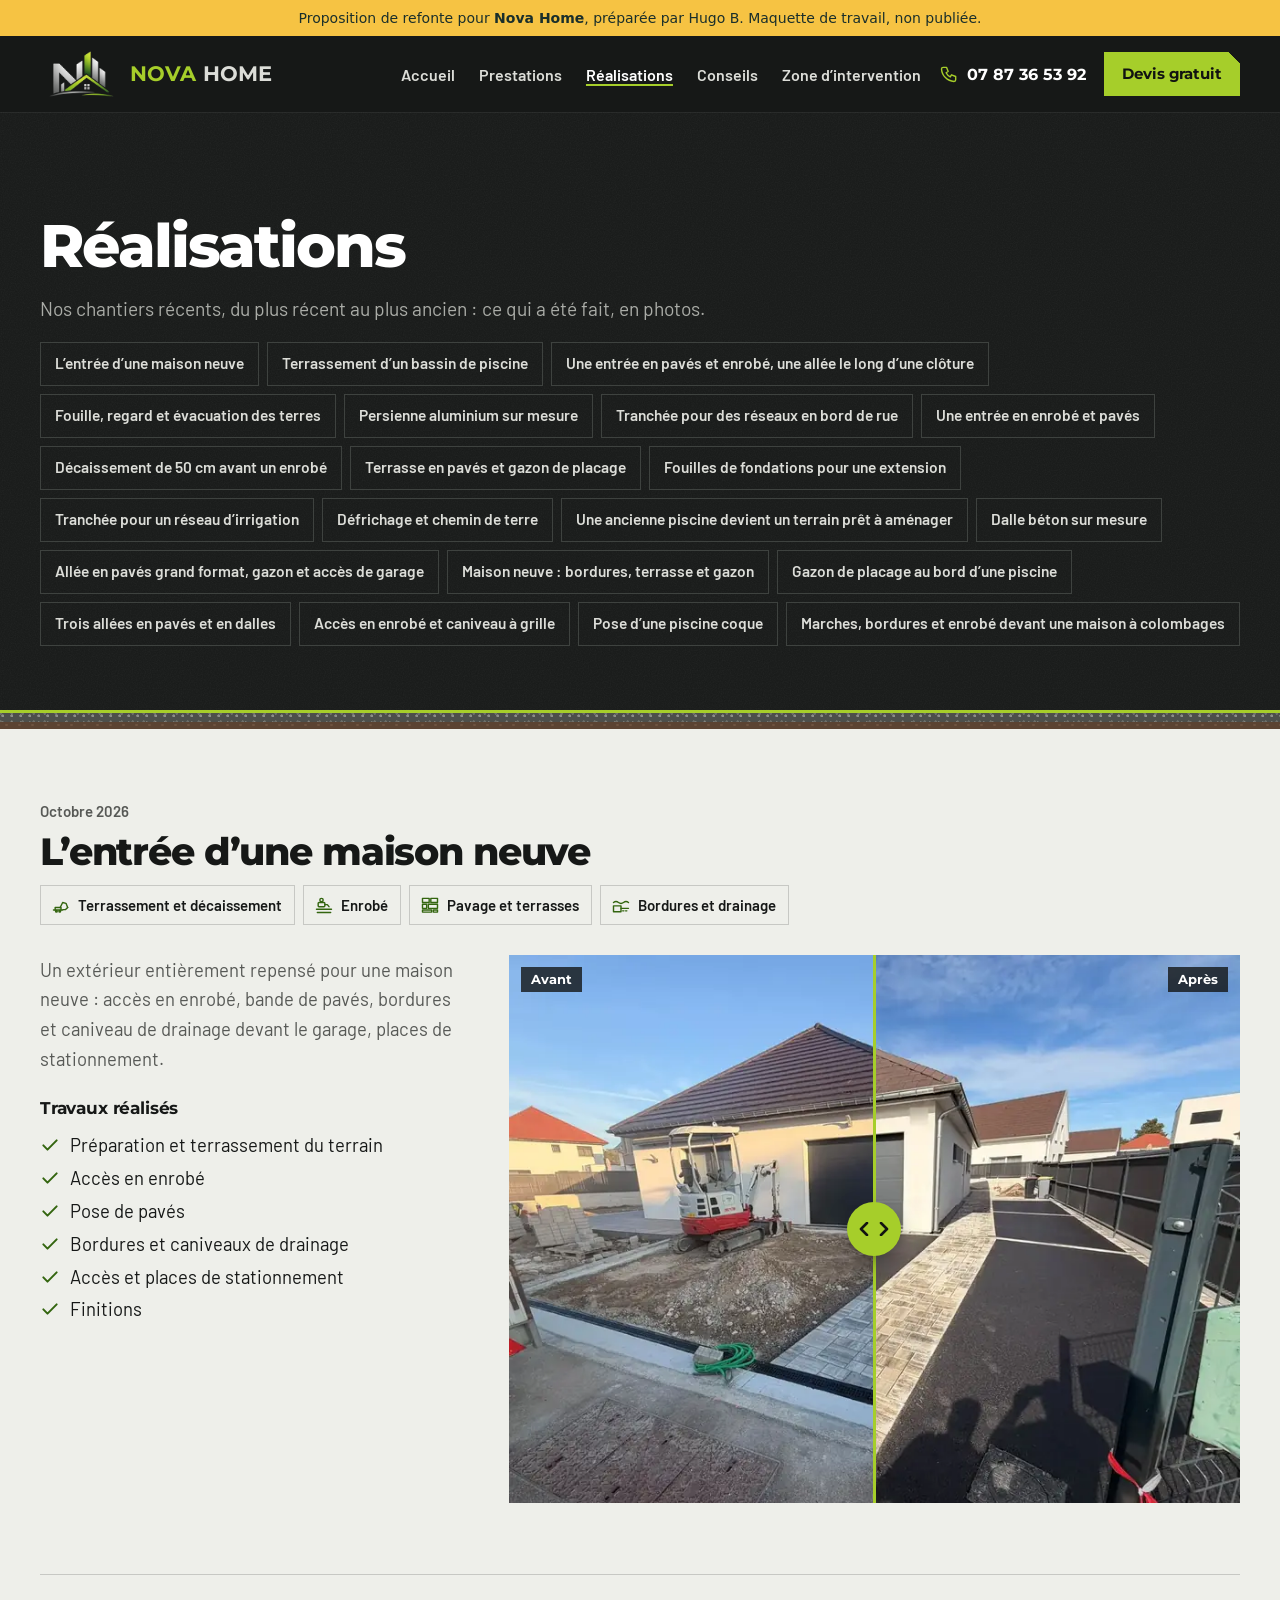
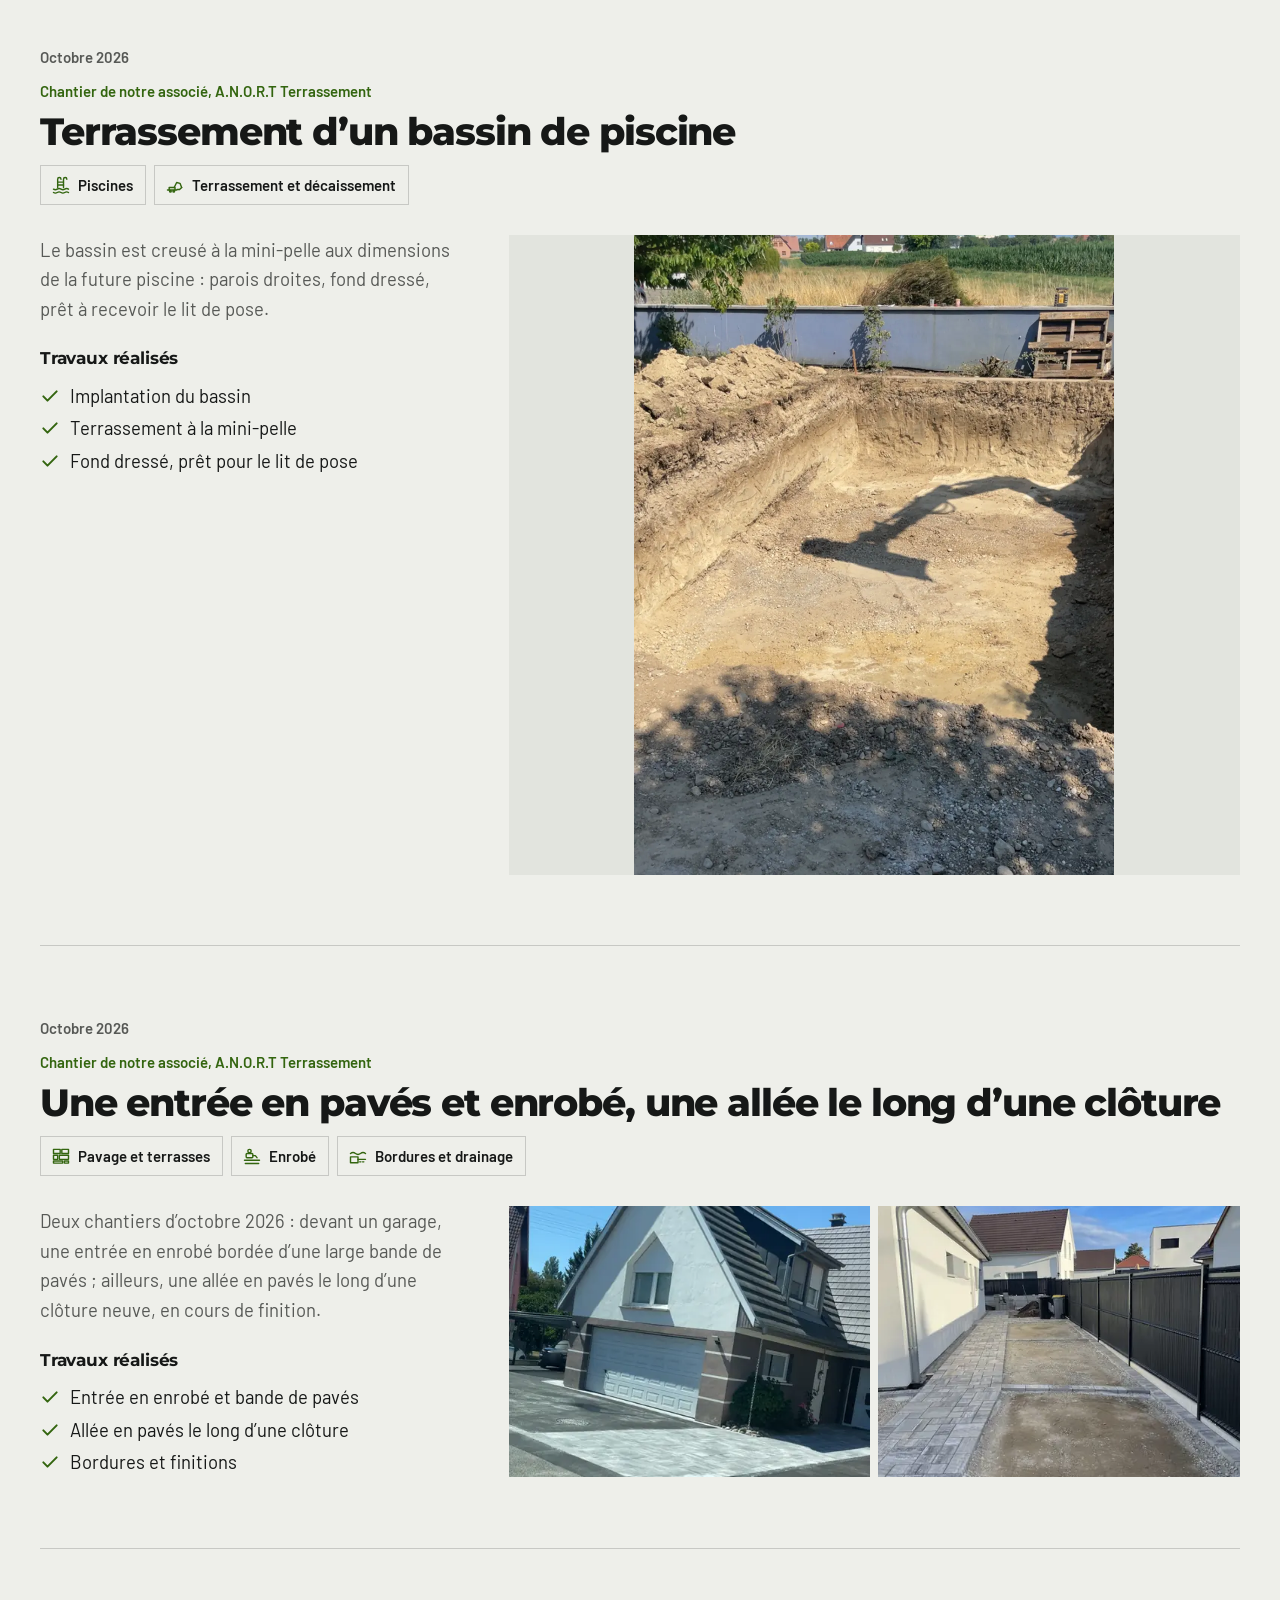
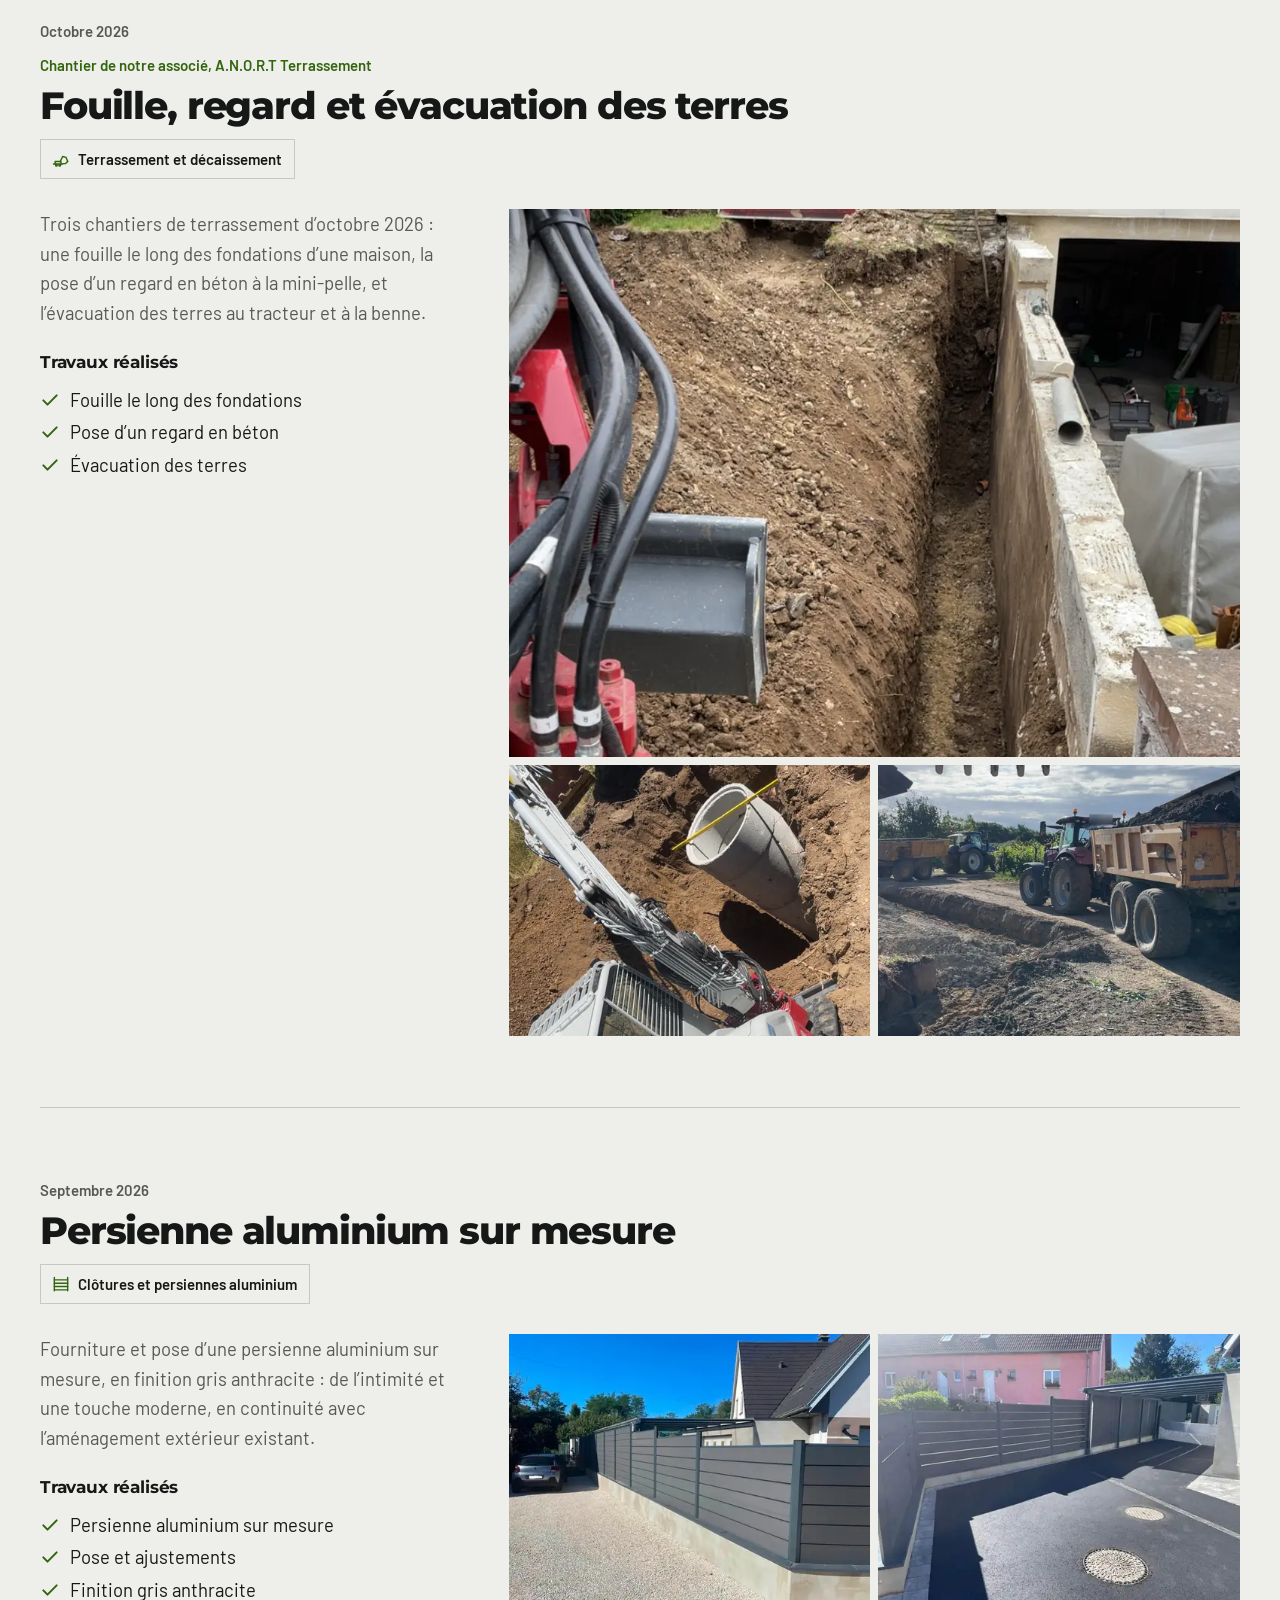
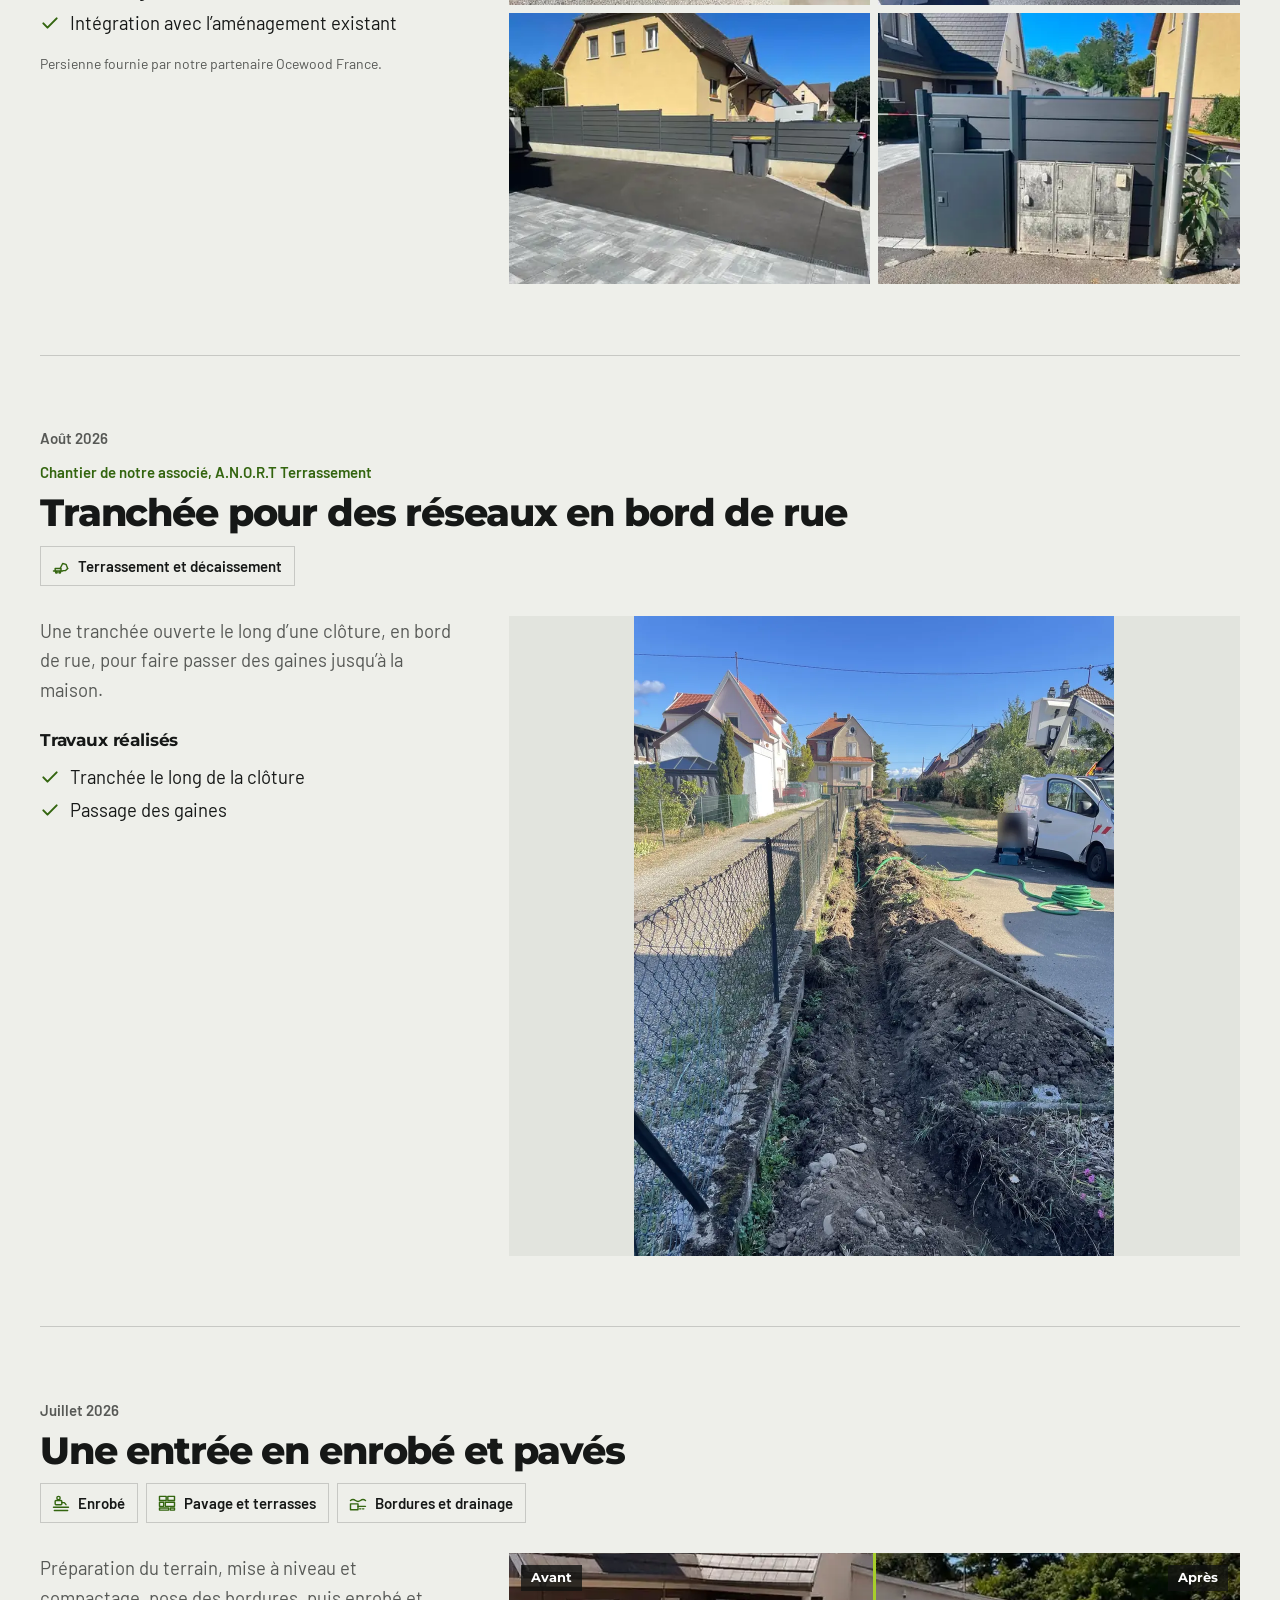
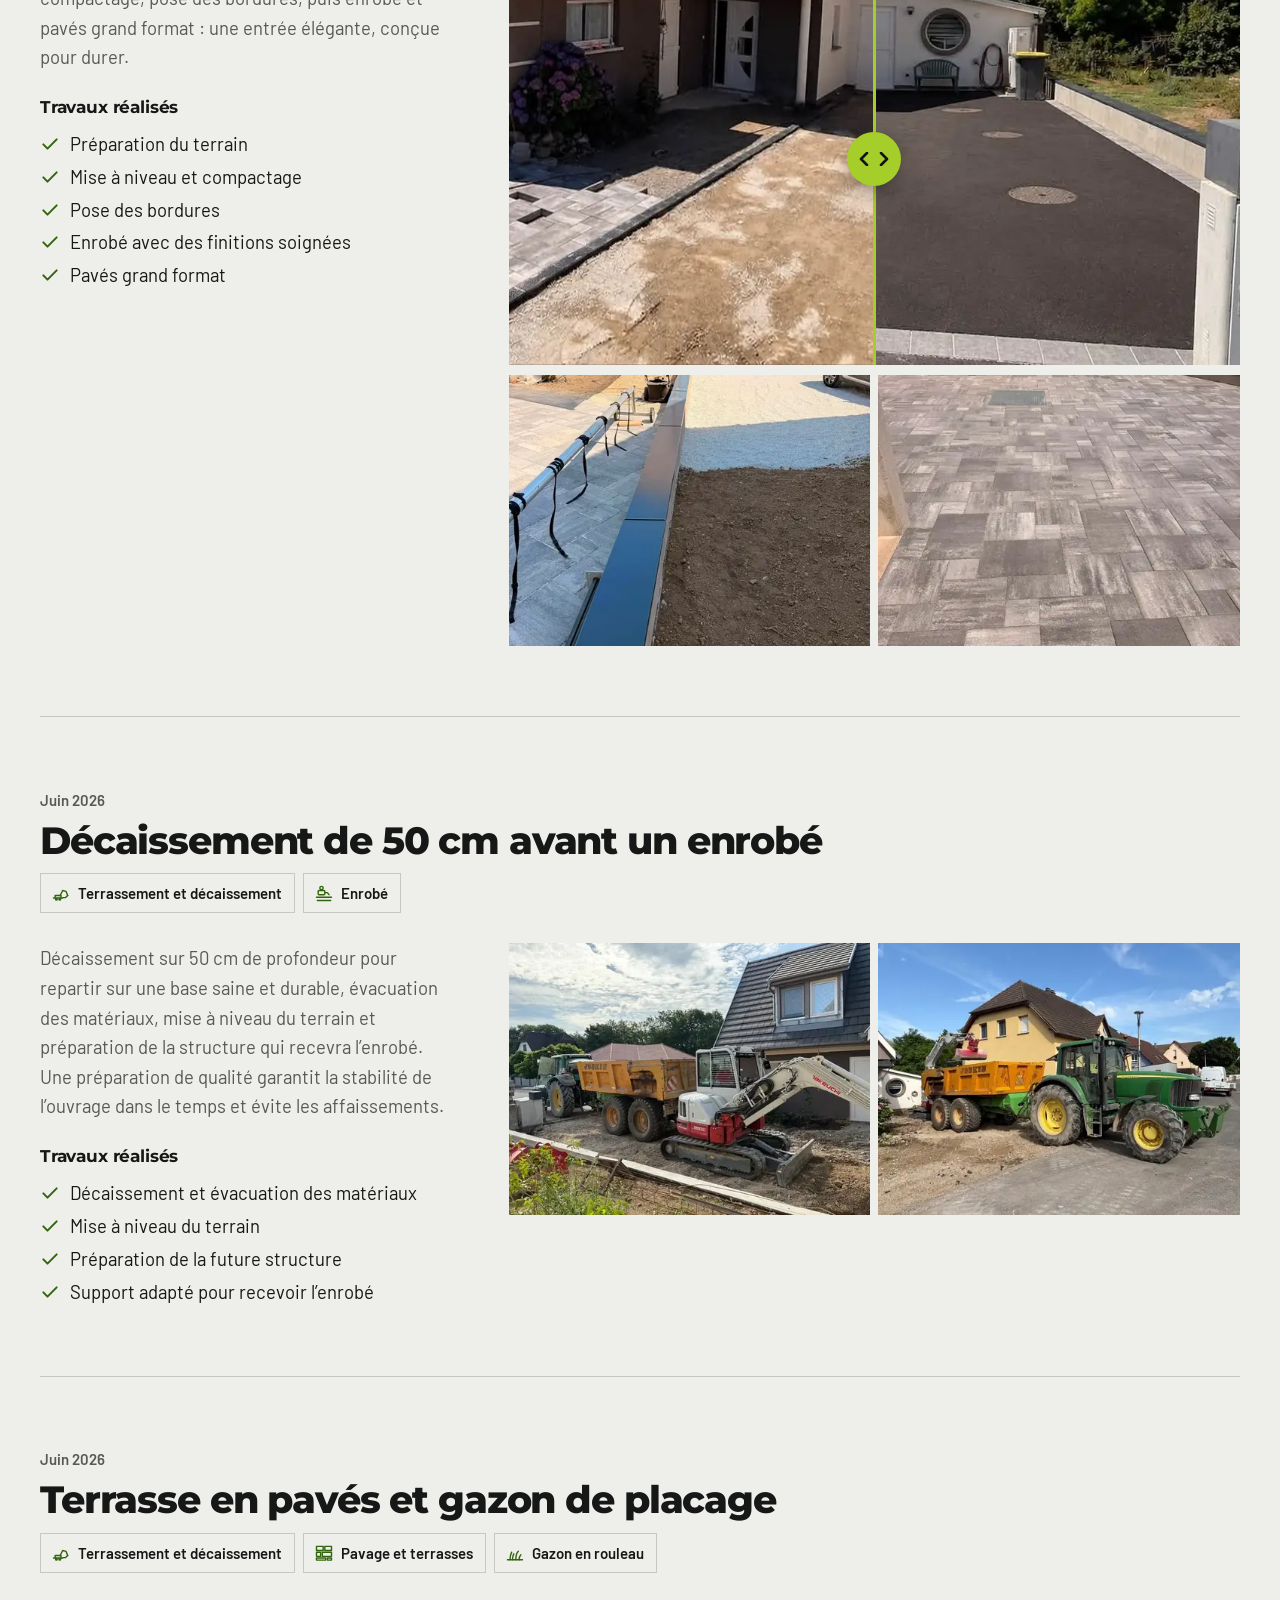
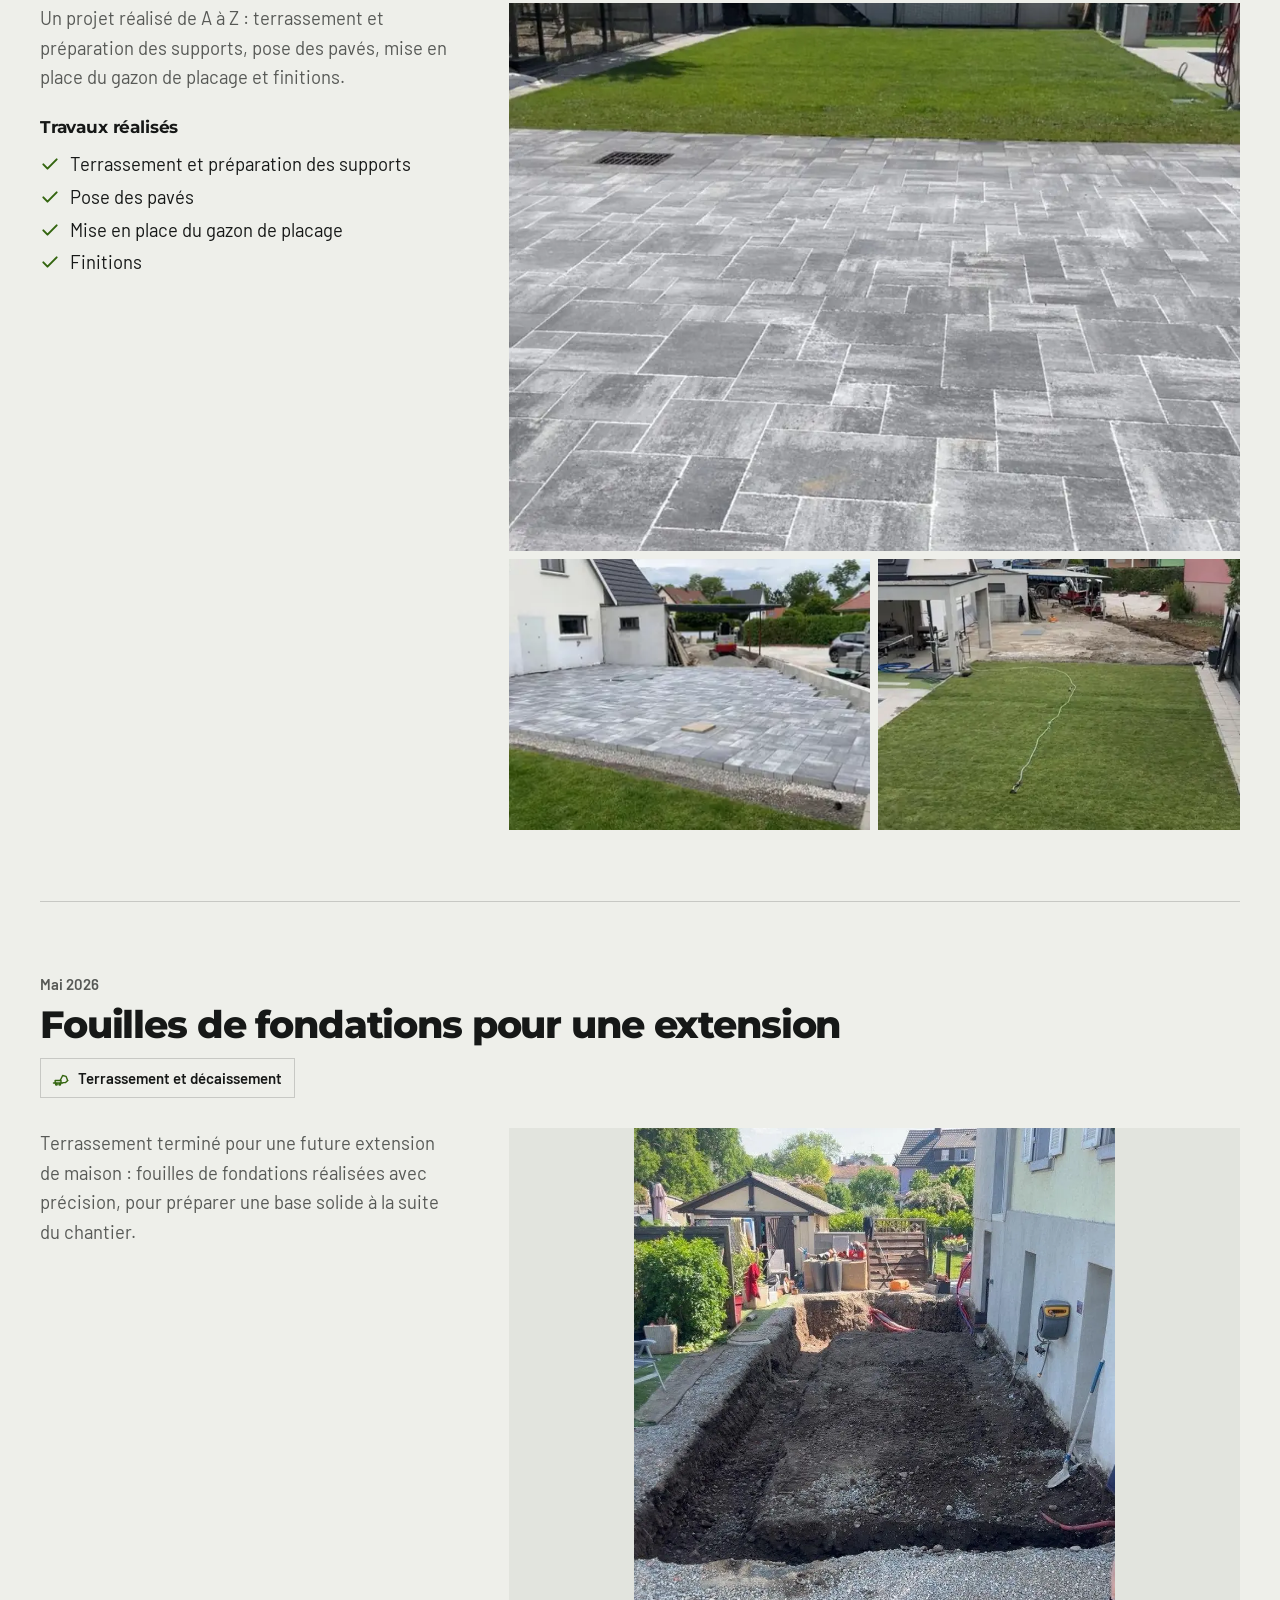
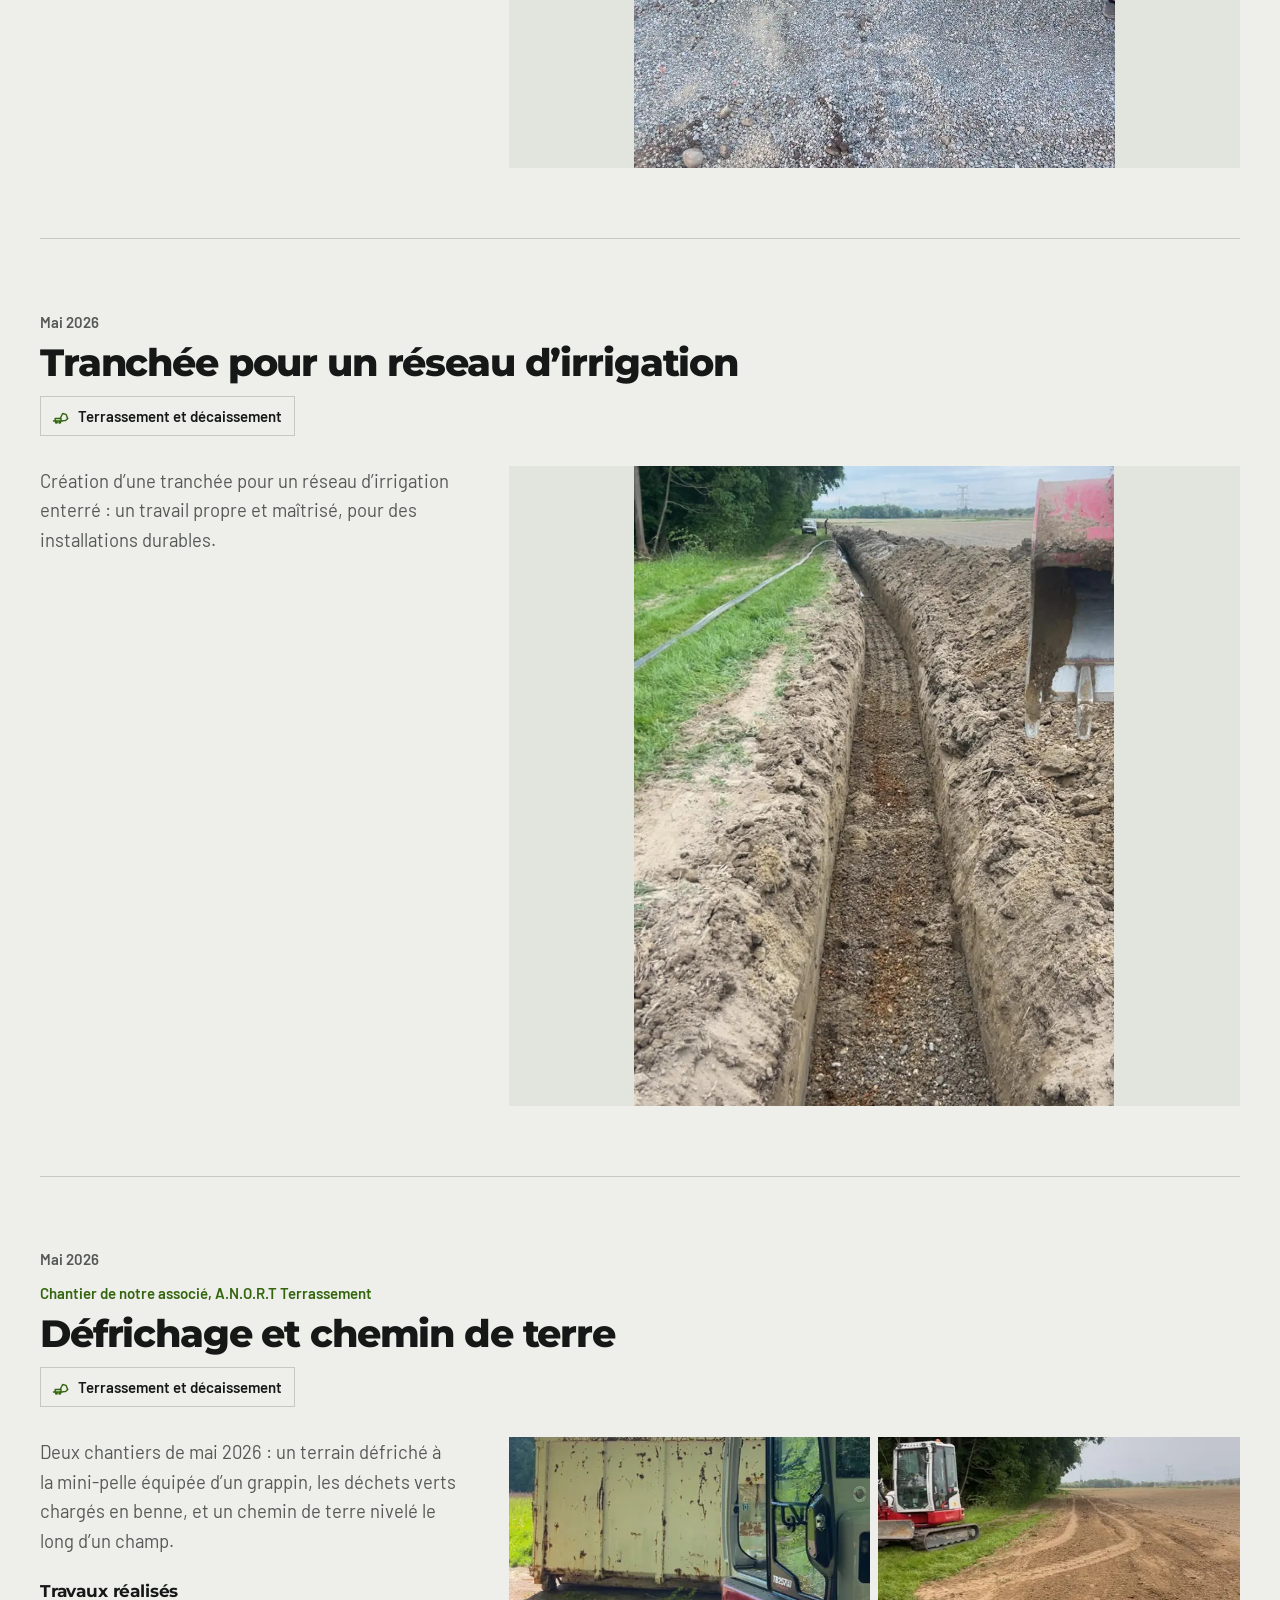
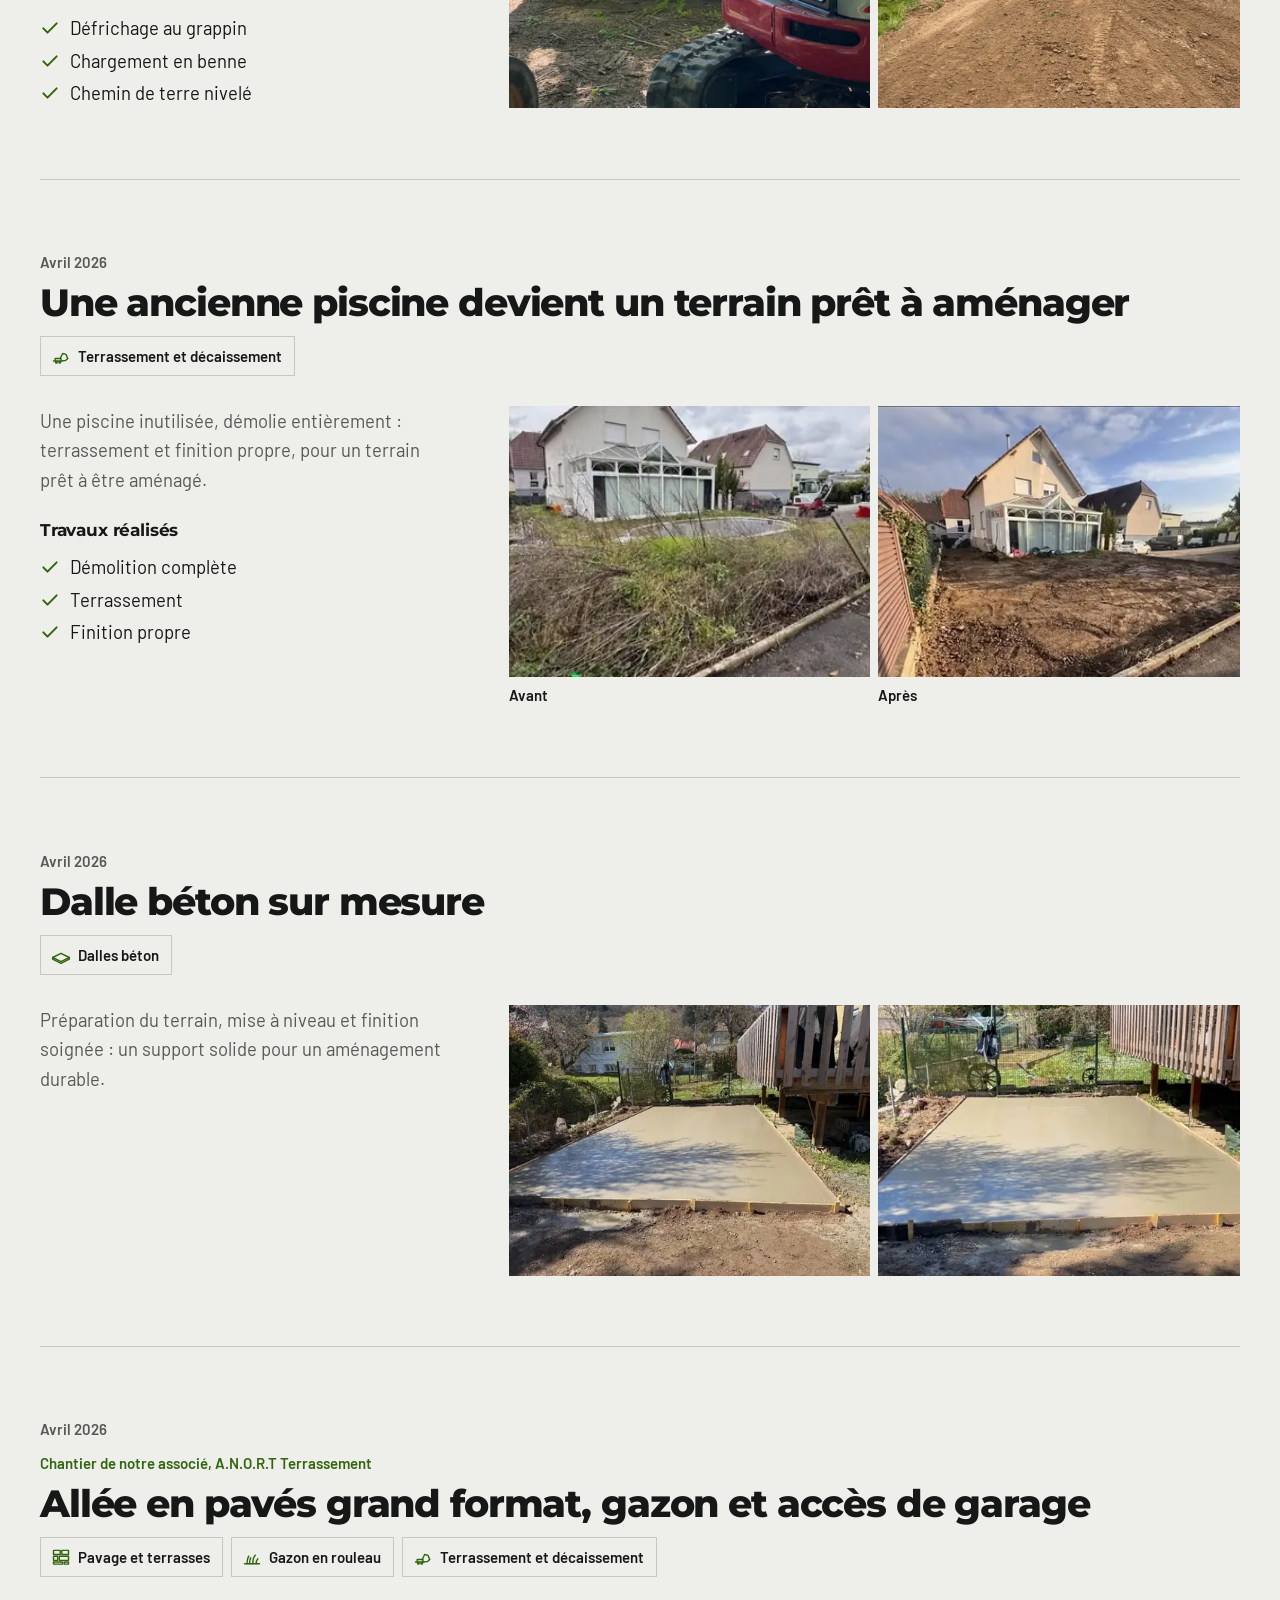
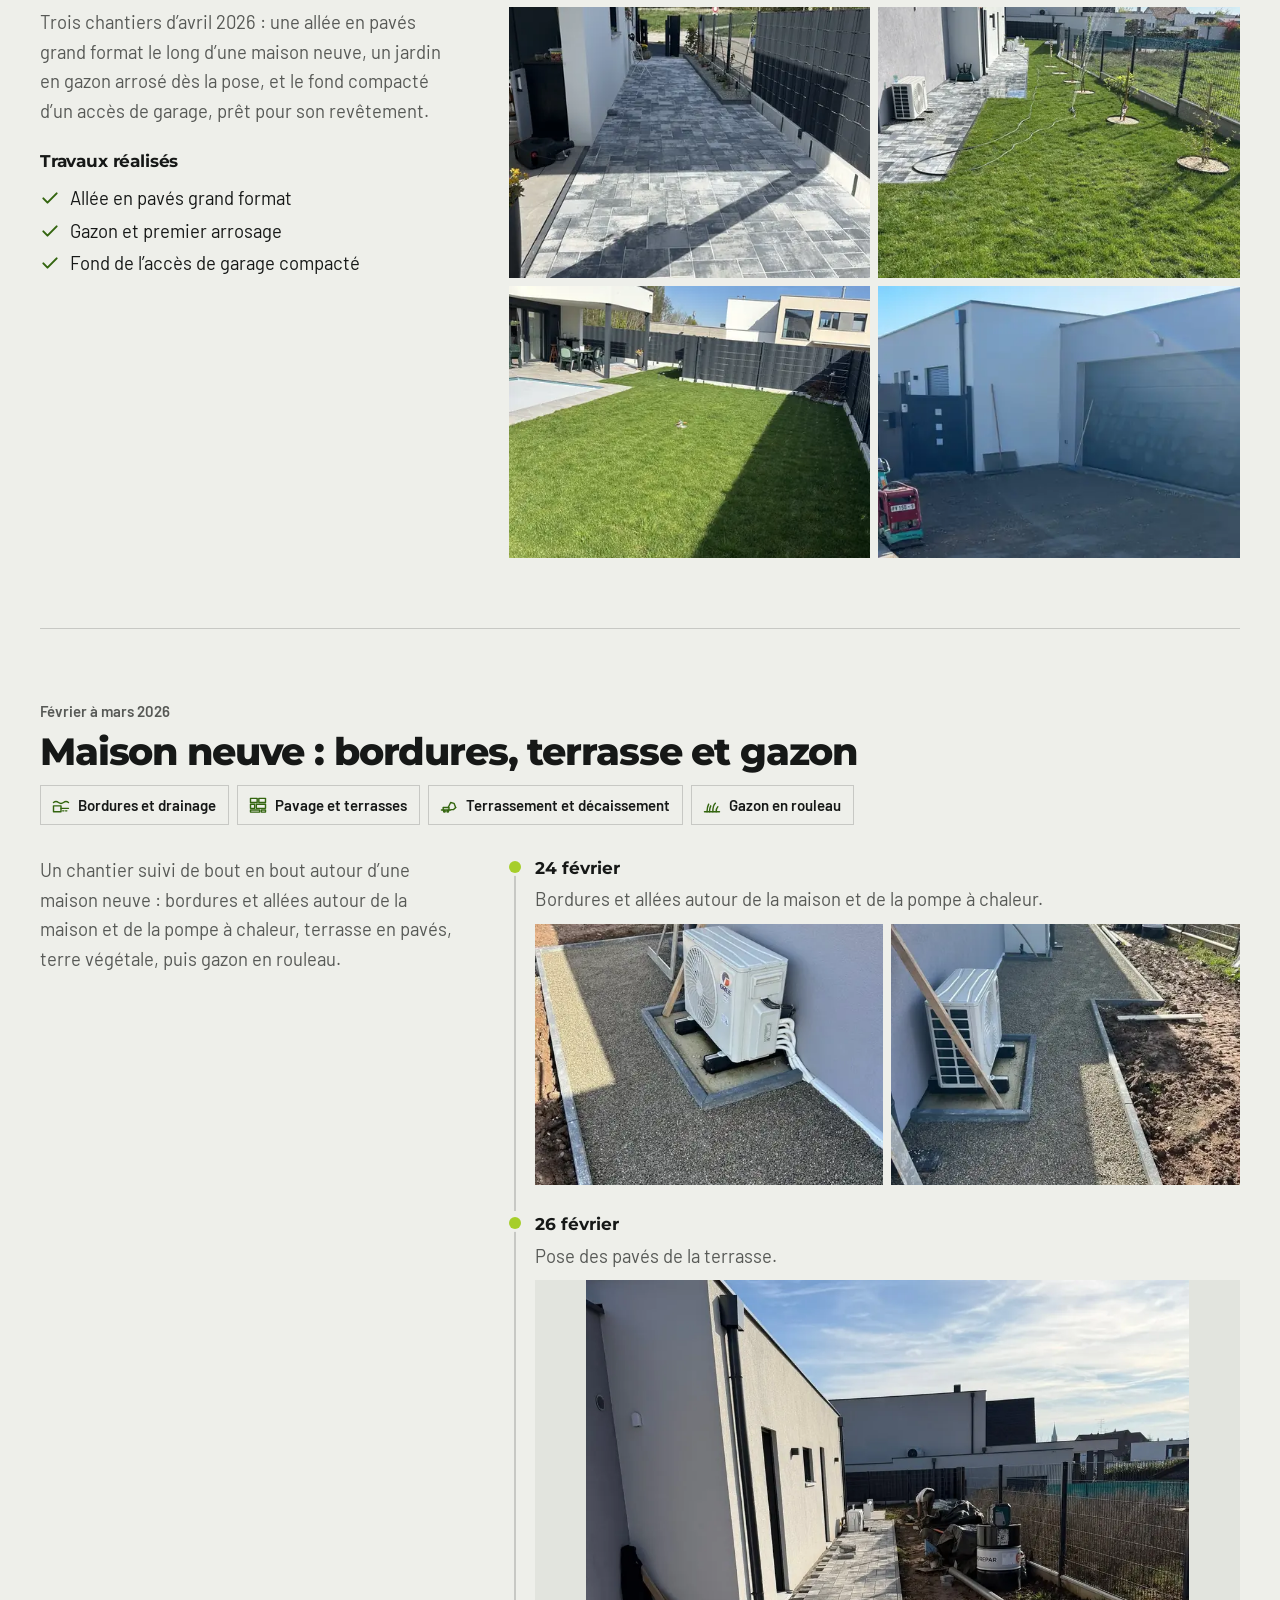
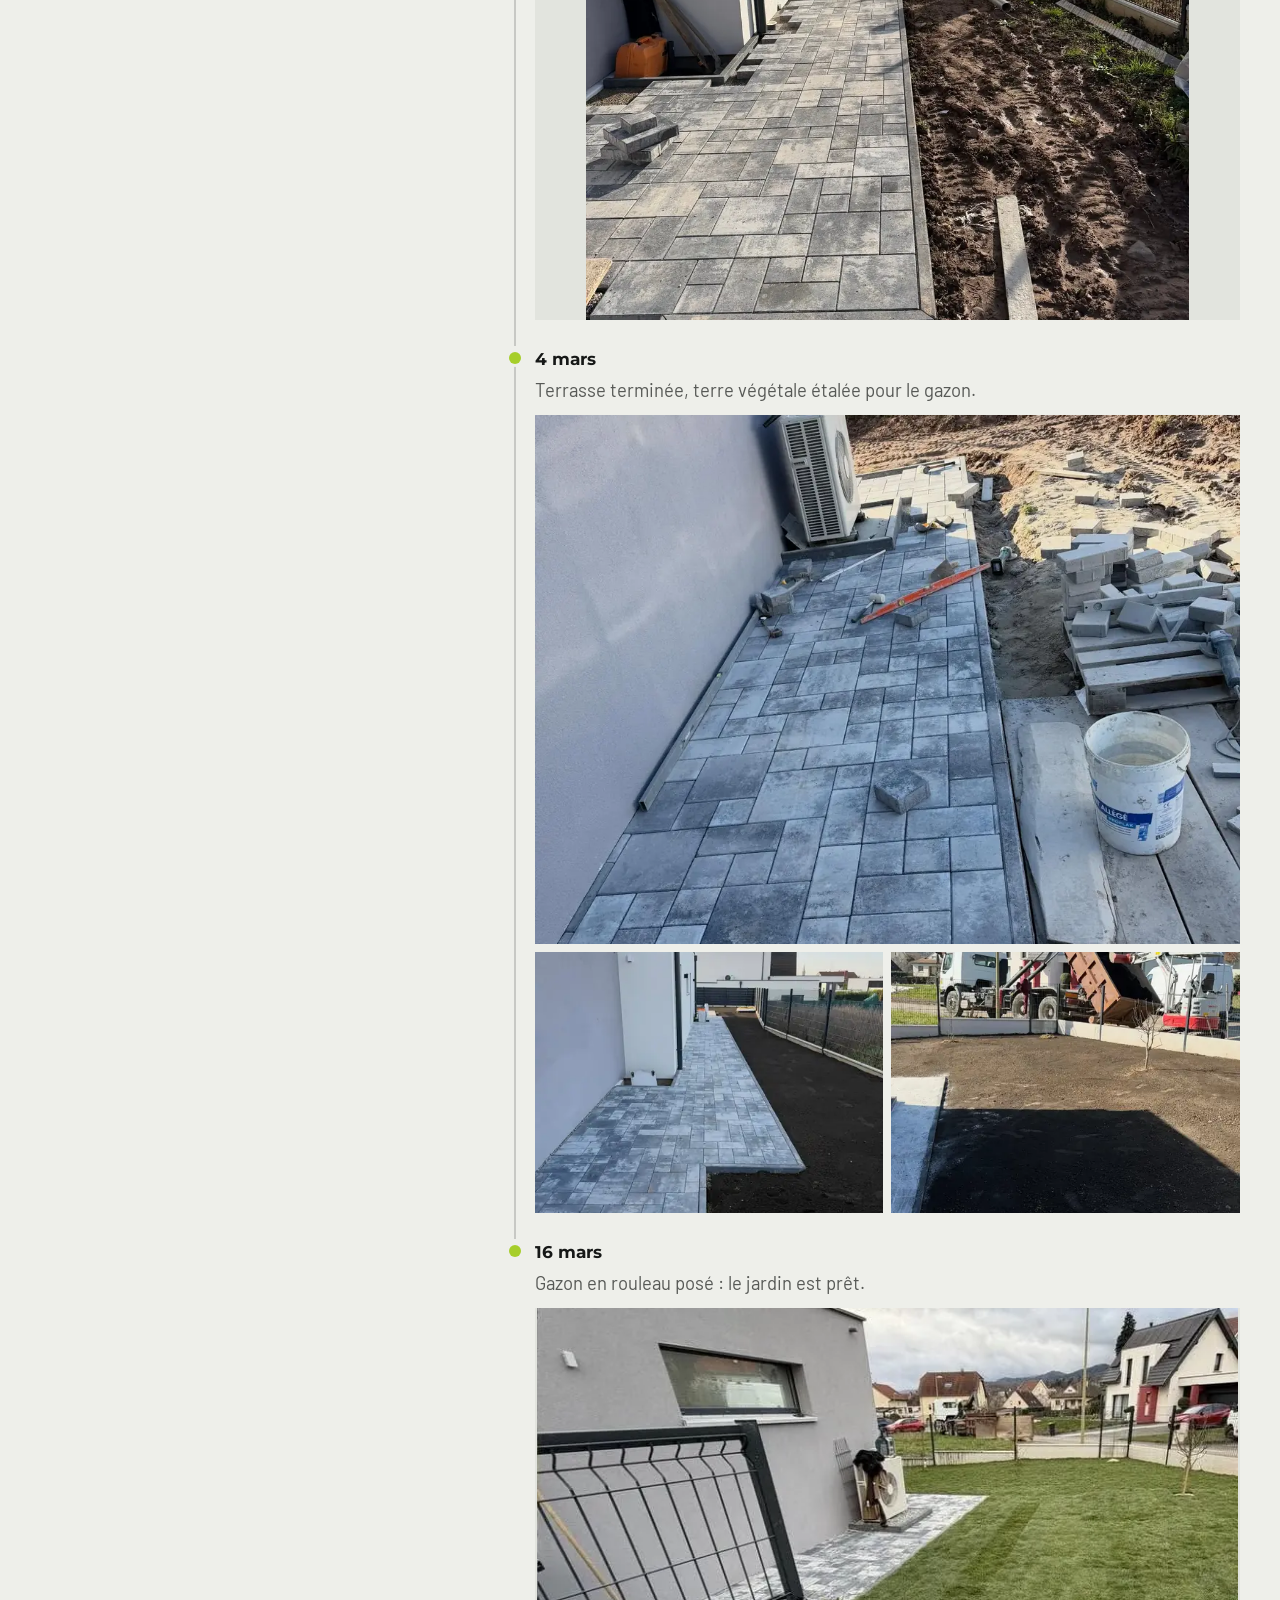
<file: realisations.html>
<!DOCTYPE html>
<html lang="fr">
<head>
<meta charset="utf-8">
<meta name="viewport" content="width=device-width, initial-scale=1, viewport-fit=cover">
<title>Réalisations | Nova Home</title>
<meta name="description" content="Nos chantiers récents, du plus récent au plus ancien : ce qui a été fait, en photos.">
<meta name="robots" content="noindex, nofollow">
<meta name="theme-color" content="#F6C343">
<link rel="icon" href="assets/img/favicon-32.png" type="image/png">
<link rel="apple-touch-icon" href="assets/img/apple-touch-icon.png">
<link rel="preload" href="assets/fonts/montserrat-latin.woff2" as="font" type="font/woff2" crossorigin>
<link rel="preload" href="assets/fonts/barlow-400.woff2" as="font" type="font/woff2" crossorigin>
<link rel="stylesheet" href="assets/css/nova.css">
<style>body{background:#EEEFEA}</style>
<meta property="og:type" content="website">
<meta property="og:title" content="Réalisations | Nova Home">
<meta property="og:description" content="Nos chantiers récents, du plus récent au plus ancien : ce qui a été fait, en photos.">
<meta property="og:locale" content="fr_FR">
<script type="application/json" id="pv-infos">{"semaine":{},"fermetures":[],"feries":{"ferme":true,"ouverts":[]},"alsace":true,"annonce":{},"platDuJour":{},"commandes":{}}</script>
<script>document.documentElement.classList.add('js')</script>
<script src="assets/js/gabarit.js" defer></script>
<script src="assets/js/nova.js" defer></script>
</head>
<body class="pv-site">
<div class="pv-shell"><div class="pv pv--nova pv-page--metier pv-palette--1" style="--p-bg:#EEEFEA;--p-surface:#E2E4DE;--p-ink:#161817;--p-muted:#575956;--p-line:#C7C8C4;--p-accent:#A6CE2A;--p-on-accent:#111111;--p-accent-text:#576C17;--p-accent-soft:#E4EACF;--p-second:#33650F;--p-second-soft:#A3B892;--p-error:#B3261E;--p-ff-title:&quot;Espace fine&quot;, &#39;Montserrat&#39;, &#39;Segoe UI&#39;, system-ui, sans-serif;--p-ff-body:&quot;Espace fine&quot;, &#39;Barlow&#39;, system-ui, -apple-system, &#39;Segoe UI&#39;, sans-serif;--p-title-weight:800" data-mode="maquette" data-gabarit="nova" data-lang="fr">
<a class="pv-skip" href="#contenu">Aller au contenu</a><aside class="pv-demo-bar pv-demo-bar--maquette" aria-label="Maquette"><span>Proposition de refonte pour <strong>Nova Home</strong>, préparée par Hugo B. Maquette de travail, non publiée.</span></aside><header class="pv-nav nv-nav"><div class="pv-in pv-nav-in"><a class="pv-logo nv-logo" href="index.html"><img class="nv-logo-embleme" src="assets/img/logo-embleme-210.webp" alt="" width="208" height="120" decoding="async"><span class="nv-logo-mot"><span class="nv-logo-nova">Nova</span> <span class="nv-logo-home">Home</span></span><span class="pv-sr">, retour à l'accueil</span></a><nav class="pv-menu-nav nv-menu" id="pv-menu" aria-label="Menu principal"><ul class="pv-links"><li><a href="index.html">Accueil</a></li><li><a href="prestations.html">Prestations</a></li><li><a href="realisations.html" aria-current="page">Réalisations</a></li><li><a href="conseils.html">Conseils</a></li><li><a href="zone-intervention.html">Zone d’intervention</a></li><li class="nv-lien-devis"><a href="contact.html">Devis gratuit</a></li></ul></nav><a class="nv-nav-tel" href="tel:+33787365392"><svg class="nv-picto" viewBox="0 0 24 24" aria-hidden="true" focusable="false"><path d="M5 4h4l2 5-2.5 1.5a11 11 0 005 5L15 13l5 2v4a2 2 0 01-2 2A16 16 0 013 6a2 2 0 012-2"/></svg><span>07 87 36 53 92</span></a><a class="pv-btn pv-btn--sm nv-nav-cta" href="contact.html">Devis gratuit</a><button class="pv-burger-btn" type="button" aria-expanded="false" aria-controls="pv-menu" data-label-fermer="Fermer le menu"><span class="pv-burger" aria-hidden="true"><i></i><i></i><i></i></span><span class="pv-sr">Menu</span></button></div></header><div class="pv-annonce" data-pv-annonce role="region" aria-label="Annonce" hidden><div class="pv-in"><p data-pv-annonce-texte></p></div></div>
<main id="contenu" tabindex="-1">
<section class="pv-pagehead nv-pagehead nv-sombre"><div class="pv-in"><h1 class="pv-title pv-title--page">Réalisations</h1><p class="pv-lead">Nos chantiers récents, du plus récent au plus ancien : ce qui a été fait, en photos.</p><nav class="nv-sommaire" aria-label="Chantiers"><ul role="list"><li><a href="#entree-maison-neuve">L’entrée d’une maison neuve</a></li><li><a href="#piscine-bassin">Terrassement d’un bassin de piscine</a></li><li><a href="#entree-allee-octobre">Une entrée en pavés et enrobé, une allée le long d’une clôture</a></li><li><a href="#terrassements-octobre">Fouille, regard et évacuation des terres</a></li><li><a href="#persienne-aluminium">Persienne aluminium sur mesure</a></li><li><a href="#tranchee-reseaux">Tranchée pour des réseaux en bord de rue</a></li><li><a href="#entree-enrobe-paves">Une entrée en enrobé et pavés</a></li><li><a href="#decaissement-50-cm">Décaissement de 50 cm avant un enrobé</a></li><li><a href="#terrasse-paves-gazon">Terrasse en pavés et gazon de placage</a></li><li><a href="#fouilles-extension">Fouilles de fondations pour une extension</a></li><li><a href="#tranchee-irrigation">Tranchée pour un réseau d’irrigation</a></li><li><a href="#defrichage-chemin">Défrichage et chemin de terre</a></li><li><a href="#piscine-terrain">Une ancienne piscine devient un terrain prêt à aménager</a></li><li><a href="#dalle-beton">Dalle béton sur mesure</a></li><li><a href="#avril-paves-gazon">Allée en pavés grand format, gazon et accès de garage</a></li><li><a href="#maison-neuve-jardin">Maison neuve : bordures, terrasse et gazon</a></li><li><a href="#piscine-gazon-gabions">Gazon de placage au bord d’une piscine</a></li><li><a href="#allees-paves-dalles">Trois allées en pavés et en dalles</a></li><li><a href="#acces-enrobe-caniveau">Accès en enrobé et caniveau à grille</a></li><li><a href="#piscine-coque">Pose d’une piscine coque</a></li><li><a href="#marches-bordures-enrobe">Marches, bordures et enrobé devant une maison à colombages</a></li></ul></nav></div><div class="nv-strates" aria-hidden="true"><i></i><i></i><i></i></div></section><section class="pv-sec nv-sec-realisations" aria-labelledby="titre-liste"><div class="pv-in"><h2 class="pv-sr" id="titre-liste">Les chantiers, du plus récent au plus ancien</h2><article class="nv-chantier" id="entree-maison-neuve" aria-labelledby="ch-entree-maison-neuve"><header class="nv-chantier-tete"><p class="nv-date">Octobre 2026</p><h2 class="nv-chantier-titre" id="ch-entree-maison-neuve">L’entrée d’une maison neuve</h2><ul class="nv-tags" role="list"><li><a href="prestations.html#terrassement"><svg class="nv-picto" viewBox="0 0 24 24" aria-hidden="true" focusable="false"><path d="M3 18h11"/><path d="M5 18v-3h7v3"/><circle cx="6.5" cy="19.5" r="1"/><circle cx="10.5" cy="19.5" r="1"/><path d="M11 15l3-6 4 1 2 5"/><path d="M20 15l-2.5 2.5h-3"/></svg>Terrassement et décaissement</a></li><li><a href="prestations.html#enrobe"><svg class="nv-picto" viewBox="0 0 24 24" aria-hidden="true" focusable="false"><path d="M3 17h18"/><path d="M4 21h16"/><rect x="5" y="9" width="8" height="5" rx="1"/><path d="M13 11.5h3l2 2.5"/><circle cx="9" cy="6" r="2"/></svg>Enrobé</a></li><li><a href="prestations.html#pavage"><svg class="nv-picto" viewBox="0 0 24 24" aria-hidden="true" focusable="false"><rect x="3" y="4" width="8" height="5"/><rect x="13" y="4" width="8" height="5"/><rect x="3" y="11" width="5" height="5"/><rect x="10" y="11" width="11" height="5"/><rect x="3" y="18" width="11" height="2.5"/><rect x="16" y="18" width="5" height="2.5"/></svg>Pavage et terrasses</a></li><li><a href="prestations.html#bordures"><svg class="nv-picto" viewBox="0 0 24 24" aria-hidden="true" focusable="false"><path d="M3 13h9v7H3z"/><path d="M12 16h9"/><path d="M14 19h1.5M17.5 19H19"/><path d="M3 9c2-1.5 4-1.5 6 0s4 1.5 6 0 4-1.5 6 0"/></svg>Bordures et drainage</a></li></ul></header><div class="nv-chantier-corps"><div class="nv-chantier-texte"><p>Un extérieur entièrement repensé pour une maison neuve : accès en enrobé, bande de pavés, bordures et caniveau de drainage devant le garage, places de stationnement.</p><h3 class="nv-h4">Travaux réalisés</h3><ul class="nv-coches" role="list"><li><svg class="nv-picto" viewBox="0 0 24 24" aria-hidden="true" focusable="false"><path d="M4 12.5l5 5L20 6.5"/></svg><span>Préparation et terrassement du terrain</span></li><li><svg class="nv-picto" viewBox="0 0 24 24" aria-hidden="true" focusable="false"><path d="M4 12.5l5 5L20 6.5"/></svg><span>Accès en enrobé</span></li><li><svg class="nv-picto" viewBox="0 0 24 24" aria-hidden="true" focusable="false"><path d="M4 12.5l5 5L20 6.5"/></svg><span>Pose de pavés</span></li><li><svg class="nv-picto" viewBox="0 0 24 24" aria-hidden="true" focusable="false"><path d="M4 12.5l5 5L20 6.5"/></svg><span>Bordures et caniveaux de drainage</span></li><li><svg class="nv-picto" viewBox="0 0 24 24" aria-hidden="true" focusable="false"><path d="M4 12.5l5 5L20 6.5"/></svg><span>Accès et places de stationnement</span></li><li><svg class="nv-picto" viewBox="0 0 24 24" aria-hidden="true" focusable="false"><path d="M4 12.5l5 5L20 6.5"/></svg><span>Finitions</span></li></ul></div><div class="nv-chantier-media"><div class="nv-chantier-aa"><div class="nv-aa" data-nv-aa><div class="nv-aa-cadre"><img class="nv-aa-img nv-aa-apres" src="assets/img/entree-maison-neuve-apres-1440.webp" srcset="assets/img/entree-maison-neuve-apres-320.webp 320w, assets/img/entree-maison-neuve-apres-480.webp 480w, assets/img/entree-maison-neuve-apres-640.webp 640w, assets/img/entree-maison-neuve-apres-800.webp 800w, assets/img/entree-maison-neuve-apres-960.webp 960w, assets/img/entree-maison-neuve-apres-1440.webp 1440w, assets/img/entree-maison-neuve-apres-1908.webp 1908w" sizes="(min-width: 1240px) 728px, (min-width: 960px) 58vw, 92vw" alt="Après : entrée en enrobé avec bande de pavés, caniveau devant le garage et places de stationnement" width="1440" height="1080" loading="lazy" decoding="async"><div class="nv-aa-voile"><img class="nv-aa-img nv-aa-avant" src="assets/img/entree-maison-neuve-avant-1440.webp" srcset="assets/img/entree-maison-neuve-avant-480.webp 480w, assets/img/entree-maison-neuve-avant-640.webp 640w, assets/img/entree-maison-neuve-avant-800.webp 800w, assets/img/entree-maison-neuve-avant-960.webp 960w, assets/img/entree-maison-neuve-avant-1440.webp 1440w, assets/img/entree-maison-neuve-avant-1908.webp 1908w" sizes="(min-width: 1240px) 728px, (min-width: 960px) 58vw, 92vw" alt="Avant : terrain en terre devant le garage de la maison neuve, mini-pelle sur le chantier" width="1440" height="1080" loading="lazy" decoding="async"></div><span class="nv-aa-tag nv-aa-tag--avant" aria-hidden="true">Avant</span><span class="nv-aa-tag nv-aa-tag--apres" aria-hidden="true">Après</span><span class="nv-aa-ligne" aria-hidden="true"><span class="nv-aa-poignee"></span></span></div><input class="nv-aa-curseur" type="range" min="0" max="100" value="50" step="1" aria-label="Comparer avant et après : L’entrée d’une maison neuve" aria-valuetext="Moitié avant, moitié après"></div></div></div></div></article><article class="nv-chantier" id="piscine-bassin" aria-labelledby="ch-piscine-bassin"><header class="nv-chantier-tete"><p class="nv-date">Octobre 2026</p><p class="nv-chantier-par">Chantier de notre associé, A.N.O.R.T Terrassement</p><h2 class="nv-chantier-titre" id="ch-piscine-bassin">Terrassement d’un bassin de piscine</h2><ul class="nv-tags" role="list"><li><a href="prestations.html#piscine"><svg class="nv-picto" viewBox="0 0 24 24" aria-hidden="true" focusable="false"><path d="M3 17c1.5 1 3 1 4.5 0s3-1 4.5 0 3 1 4.5 0 3-1 4.5 0"/><path d="M3 21c1.5 1 3 1 4.5 0s3-1 4.5 0 3 1 4.5 0 3-1 4.5 0"/><path d="M8 15V5a2 2 0 014 0"/><path d="M15 15V5a2 2 0 014 0"/><path d="M8 8.5h7M8 12h7"/></svg>Piscines</a></li><li><a href="prestations.html#terrassement"><svg class="nv-picto" viewBox="0 0 24 24" aria-hidden="true" focusable="false"><path d="M3 18h11"/><path d="M5 18v-3h7v3"/><circle cx="6.5" cy="19.5" r="1"/><circle cx="10.5" cy="19.5" r="1"/><path d="M11 15l3-6 4 1 2 5"/><path d="M20 15l-2.5 2.5h-3"/></svg>Terrassement et décaissement</a></li></ul></header><div class="nv-chantier-corps"><div class="nv-chantier-texte"><p>Le bassin est creusé à la mini-pelle aux dimensions de la future piscine : parois droites, fond dressé, prêt à recevoir le lit de pose.</p><h3 class="nv-h4">Travaux réalisés</h3><ul class="nv-coches" role="list"><li><svg class="nv-picto" viewBox="0 0 24 24" aria-hidden="true" focusable="false"><path d="M4 12.5l5 5L20 6.5"/></svg><span>Implantation du bassin</span></li><li><svg class="nv-picto" viewBox="0 0 24 24" aria-hidden="true" focusable="false"><path d="M4 12.5l5 5L20 6.5"/></svg><span>Terrassement à la mini-pelle</span></li><li><svg class="nv-picto" viewBox="0 0 24 24" aria-hidden="true" focusable="false"><path d="M4 12.5l5 5L20 6.5"/></svg><span>Fond dressé, prêt pour le lit de pose</span></li></ul></div><div class="nv-chantier-media"><div class="nv-galerie nv-galerie--1"><figure class="nv-photo" style="--ratio: 960 / 1280"><a class="nv-photo-lien" href="assets/img/piscine-bassin-creuse-1242.webp" data-nv-agrandir data-groupe="piscine-bassin"><img class="nv-photo-img" src="assets/img/piscine-bassin-creuse-960.webp" srcset="assets/img/piscine-bassin-creuse-320.webp 320w, assets/img/piscine-bassin-creuse-480.webp 480w, assets/img/piscine-bassin-creuse-640.webp 640w, assets/img/piscine-bassin-creuse-960.webp 960w, assets/img/piscine-bassin-creuse-1242.webp 1242w" sizes="(min-width: 1240px) 728px, (min-width: 960px) 58vw, 92vw" alt="Bassin de piscine rectangulaire creusé dans un jardin, parois droites et fond dressé" width="960" height="1280" loading="lazy" decoding="async"><span class="pv-sr">Agrandir la photo</span><svg class="nv-picto nv-picto--agrandir" viewBox="0 0 24 24" aria-hidden="true" focusable="false"><path d="M14 4h6v6M10 20H4v-6M20 4l-7 7M4 20l7-7"/></svg></a></figure></div></div></div></article><article class="nv-chantier" id="entree-allee-octobre" aria-labelledby="ch-entree-allee-octobre"><header class="nv-chantier-tete"><p class="nv-date">Octobre 2026</p><p class="nv-chantier-par">Chantier de notre associé, A.N.O.R.T Terrassement</p><h2 class="nv-chantier-titre" id="ch-entree-allee-octobre">Une entrée en pavés et enrobé, une allée le long d’une clôture</h2><ul class="nv-tags" role="list"><li><a href="prestations.html#pavage"><svg class="nv-picto" viewBox="0 0 24 24" aria-hidden="true" focusable="false"><rect x="3" y="4" width="8" height="5"/><rect x="13" y="4" width="8" height="5"/><rect x="3" y="11" width="5" height="5"/><rect x="10" y="11" width="11" height="5"/><rect x="3" y="18" width="11" height="2.5"/><rect x="16" y="18" width="5" height="2.5"/></svg>Pavage et terrasses</a></li><li><a href="prestations.html#enrobe"><svg class="nv-picto" viewBox="0 0 24 24" aria-hidden="true" focusable="false"><path d="M3 17h18"/><path d="M4 21h16"/><rect x="5" y="9" width="8" height="5" rx="1"/><path d="M13 11.5h3l2 2.5"/><circle cx="9" cy="6" r="2"/></svg>Enrobé</a></li><li><a href="prestations.html#bordures"><svg class="nv-picto" viewBox="0 0 24 24" aria-hidden="true" focusable="false"><path d="M3 13h9v7H3z"/><path d="M12 16h9"/><path d="M14 19h1.5M17.5 19H19"/><path d="M3 9c2-1.5 4-1.5 6 0s4 1.5 6 0 4-1.5 6 0"/></svg>Bordures et drainage</a></li></ul></header><div class="nv-chantier-corps"><div class="nv-chantier-texte"><p>Deux chantiers d’octobre 2026 : devant un garage, une entrée en enrobé bordée d’une large bande de pavés ; ailleurs, une allée en pavés le long d’une clôture neuve, en cours de finition.</p><h3 class="nv-h4">Travaux réalisés</h3><ul class="nv-coches" role="list"><li><svg class="nv-picto" viewBox="0 0 24 24" aria-hidden="true" focusable="false"><path d="M4 12.5l5 5L20 6.5"/></svg><span>Entrée en enrobé et bande de pavés</span></li><li><svg class="nv-picto" viewBox="0 0 24 24" aria-hidden="true" focusable="false"><path d="M4 12.5l5 5L20 6.5"/></svg><span>Allée en pavés le long d’une clôture</span></li><li><svg class="nv-picto" viewBox="0 0 24 24" aria-hidden="true" focusable="false"><path d="M4 12.5l5 5L20 6.5"/></svg><span>Bordures et finitions</span></li></ul></div><div class="nv-chantier-media"><div class="nv-galerie nv-galerie--2"><figure class="nv-photo" style="--ratio: 960 / 1280"><a class="nv-photo-lien" href="assets/img/entree-paves-enrobe-garage-1242.webp" data-nv-agrandir data-groupe="entree-allee-octobre"><img class="nv-photo-img" src="assets/img/entree-paves-enrobe-garage-960.webp" srcset="assets/img/entree-paves-enrobe-garage-320.webp 320w, assets/img/entree-paves-enrobe-garage-480.webp 480w, assets/img/entree-paves-enrobe-garage-640.webp 640w, assets/img/entree-paves-enrobe-garage-960.webp 960w, assets/img/entree-paves-enrobe-garage-1242.webp 1242w" sizes="(min-width: 1240px) 360px, (min-width: 960px) 29vw, 46vw" alt="Entrée en enrobé et large bande de pavés gris devant le garage d’une maison" width="960" height="1280" loading="lazy" decoding="async"><span class="pv-sr">Agrandir la photo</span><svg class="nv-picto nv-picto--agrandir" viewBox="0 0 24 24" aria-hidden="true" focusable="false"><path d="M14 4h6v6M10 20H4v-6M20 4l-7 7M4 20l7-7"/></svg></a></figure><figure class="nv-photo" style="--ratio: 960 / 1280"><a class="nv-photo-lien" href="assets/img/allee-paves-cloture-en-cours-1440.webp" data-nv-agrandir data-groupe="entree-allee-octobre"><img class="nv-photo-img" src="assets/img/allee-paves-cloture-en-cours-960.webp" srcset="assets/img/allee-paves-cloture-en-cours-320.webp 320w, assets/img/allee-paves-cloture-en-cours-480.webp 480w, assets/img/allee-paves-cloture-en-cours-640.webp 640w, assets/img/allee-paves-cloture-en-cours-960.webp 960w, assets/img/allee-paves-cloture-en-cours-1440.webp 1440w" sizes="(min-width: 1240px) 360px, (min-width: 960px) 29vw, 46vw" alt="Allée en pavés le long d’une maison et d’une clôture anthracite neuve, en cours de finition" width="960" height="1280" loading="lazy" decoding="async"><span class="pv-sr">Agrandir la photo</span><svg class="nv-picto nv-picto--agrandir" viewBox="0 0 24 24" aria-hidden="true" focusable="false"><path d="M14 4h6v6M10 20H4v-6M20 4l-7 7M4 20l7-7"/></svg></a></figure></div></div></div></article><article class="nv-chantier" id="terrassements-octobre" aria-labelledby="ch-terrassements-octobre"><header class="nv-chantier-tete"><p class="nv-date">Octobre 2026</p><p class="nv-chantier-par">Chantier de notre associé, A.N.O.R.T Terrassement</p><h2 class="nv-chantier-titre" id="ch-terrassements-octobre">Fouille, regard et évacuation des terres</h2><ul class="nv-tags" role="list"><li><a href="prestations.html#terrassement"><svg class="nv-picto" viewBox="0 0 24 24" aria-hidden="true" focusable="false"><path d="M3 18h11"/><path d="M5 18v-3h7v3"/><circle cx="6.5" cy="19.5" r="1"/><circle cx="10.5" cy="19.5" r="1"/><path d="M11 15l3-6 4 1 2 5"/><path d="M20 15l-2.5 2.5h-3"/></svg>Terrassement et décaissement</a></li></ul></header><div class="nv-chantier-corps"><div class="nv-chantier-texte"><p>Trois chantiers de terrassement d’octobre 2026 : une fouille le long des fondations d’une maison, la pose d’un regard en béton à la mini-pelle, et l’évacuation des terres au tracteur et à la benne.</p><h3 class="nv-h4">Travaux réalisés</h3><ul class="nv-coches" role="list"><li><svg class="nv-picto" viewBox="0 0 24 24" aria-hidden="true" focusable="false"><path d="M4 12.5l5 5L20 6.5"/></svg><span>Fouille le long des fondations</span></li><li><svg class="nv-picto" viewBox="0 0 24 24" aria-hidden="true" focusable="false"><path d="M4 12.5l5 5L20 6.5"/></svg><span>Pose d’un regard en béton</span></li><li><svg class="nv-picto" viewBox="0 0 24 24" aria-hidden="true" focusable="false"><path d="M4 12.5l5 5L20 6.5"/></svg><span>Évacuation des terres</span></li></ul></div><div class="nv-chantier-media"><div class="nv-galerie nv-galerie--3"><figure class="nv-photo" style="--ratio: 960 / 1280"><a class="nv-photo-lien" href="assets/img/fouille-le-long-maison-1242.webp" data-nv-agrandir data-groupe="terrassements-octobre"><img class="nv-photo-img" src="assets/img/fouille-le-long-maison-960.webp" srcset="assets/img/fouille-le-long-maison-320.webp 320w, assets/img/fouille-le-long-maison-480.webp 480w, assets/img/fouille-le-long-maison-640.webp 640w, assets/img/fouille-le-long-maison-960.webp 960w, assets/img/fouille-le-long-maison-1242.webp 1242w" sizes="(min-width: 1240px) 728px, (min-width: 960px) 58vw, 92vw" alt="Fouille ouverte à la mini-pelle le long des fondations d’une maison" width="960" height="1280" loading="lazy" decoding="async"><span class="pv-sr">Agrandir la photo</span><svg class="nv-picto nv-picto--agrandir" viewBox="0 0 24 24" aria-hidden="true" focusable="false"><path d="M14 4h6v6M10 20H4v-6M20 4l-7 7M4 20l7-7"/></svg></a></figure><figure class="nv-photo" style="--ratio: 960 / 1280"><a class="nv-photo-lien" href="assets/img/pose-regard-beton-1242.webp" data-nv-agrandir data-groupe="terrassements-octobre"><img class="nv-photo-img" src="assets/img/pose-regard-beton-960.webp" srcset="assets/img/pose-regard-beton-320.webp 320w, assets/img/pose-regard-beton-480.webp 480w, assets/img/pose-regard-beton-640.webp 640w, assets/img/pose-regard-beton-960.webp 960w, assets/img/pose-regard-beton-1242.webp 1242w" sizes="(min-width: 1240px) 360px, (min-width: 960px) 29vw, 46vw" alt="Mini-pelle posant un regard en béton dans une fouille" width="960" height="1280" loading="lazy" decoding="async"><span class="pv-sr">Agrandir la photo</span><svg class="nv-picto nv-picto--agrandir" viewBox="0 0 24 24" aria-hidden="true" focusable="false"><path d="M14 4h6v6M10 20H4v-6M20 4l-7 7M4 20l7-7"/></svg></a></figure><figure class="nv-photo" style="--ratio: 960 / 1280"><a class="nv-photo-lien" href="assets/img/evacuation-terres-tracteur-1242.webp" data-nv-agrandir data-groupe="terrassements-octobre"><img class="nv-photo-img" src="assets/img/evacuation-terres-tracteur-960.webp" srcset="assets/img/evacuation-terres-tracteur-320.webp 320w, assets/img/evacuation-terres-tracteur-480.webp 480w, assets/img/evacuation-terres-tracteur-640.webp 640w, assets/img/evacuation-terres-tracteur-960.webp 960w, assets/img/evacuation-terres-tracteur-1242.webp 1242w" sizes="(min-width: 1240px) 360px, (min-width: 960px) 29vw, 46vw" alt="Tracteur et benne chargée de terre sur un chemin de chantier, godet de pelle au premier plan" width="960" height="1280" loading="lazy" decoding="async"><span class="pv-sr">Agrandir la photo</span><svg class="nv-picto nv-picto--agrandir" viewBox="0 0 24 24" aria-hidden="true" focusable="false"><path d="M14 4h6v6M10 20H4v-6M20 4l-7 7M4 20l7-7"/></svg></a></figure></div></div></div></article><article class="nv-chantier" id="persienne-aluminium" aria-labelledby="ch-persienne-aluminium"><header class="nv-chantier-tete"><p class="nv-date">Septembre 2026</p><h2 class="nv-chantier-titre" id="ch-persienne-aluminium">Persienne aluminium sur mesure</h2><ul class="nv-tags" role="list"><li><a href="prestations.html#clotures"><svg class="nv-picto" viewBox="0 0 24 24" aria-hidden="true" focusable="false"><path d="M4 4v16M20 4v16"/><path d="M4 7h16M4 11h16M4 15h16M4 19h16"/></svg>Clôtures et persiennes aluminium</a></li></ul></header><div class="nv-chantier-corps"><div class="nv-chantier-texte"><p>Fourniture et pose d’une persienne aluminium sur mesure, en finition gris anthracite : de l’intimité et une touche moderne, en continuité avec l’aménagement extérieur existant.</p><h3 class="nv-h4">Travaux réalisés</h3><ul class="nv-coches" role="list"><li><svg class="nv-picto" viewBox="0 0 24 24" aria-hidden="true" focusable="false"><path d="M4 12.5l5 5L20 6.5"/></svg><span>Persienne aluminium sur mesure</span></li><li><svg class="nv-picto" viewBox="0 0 24 24" aria-hidden="true" focusable="false"><path d="M4 12.5l5 5L20 6.5"/></svg><span>Pose et ajustements</span></li><li><svg class="nv-picto" viewBox="0 0 24 24" aria-hidden="true" focusable="false"><path d="M4 12.5l5 5L20 6.5"/></svg><span>Finition gris anthracite</span></li><li><svg class="nv-picto" viewBox="0 0 24 24" aria-hidden="true" focusable="false"><path d="M4 12.5l5 5L20 6.5"/></svg><span>Intégration avec l’aménagement existant</span></li></ul><p class="pv-note">Persienne fournie par notre partenaire Ocewood France.</p></div><div class="nv-chantier-media"><div class="nv-galerie nv-galerie--4"><figure class="nv-photo" style="--ratio: 960 / 720"><a class="nv-photo-lien" href="assets/img/persienne-alu-muret-1440.webp" data-nv-agrandir data-groupe="persienne-aluminium"><img class="nv-photo-img" src="assets/img/persienne-alu-muret-960.webp" srcset="assets/img/persienne-alu-muret-320.webp 320w, assets/img/persienne-alu-muret-480.webp 480w, assets/img/persienne-alu-muret-640.webp 640w, assets/img/persienne-alu-muret-960.webp 960w, assets/img/persienne-alu-muret-1440.webp 1440w, assets/img/persienne-alu-muret-1600.webp 1600w" sizes="(min-width: 1240px) 360px, (min-width: 960px) 29vw, 46vw" alt="Persienne aluminium gris anthracite posée sur un muret, le long d’une allée en gravier" width="960" height="720" loading="lazy" decoding="async"><span class="pv-sr">Agrandir la photo</span><svg class="nv-picto nv-picto--agrandir" viewBox="0 0 24 24" aria-hidden="true" focusable="false"><path d="M14 4h6v6M10 20H4v-6M20 4l-7 7M4 20l7-7"/></svg></a></figure><figure class="nv-photo" style="--ratio: 960 / 720"><a class="nv-photo-lien" href="assets/img/persienne-alu-cour-1440.webp" data-nv-agrandir data-groupe="persienne-aluminium"><img class="nv-photo-img" src="assets/img/persienne-alu-cour-960.webp" srcset="assets/img/persienne-alu-cour-480.webp 480w, assets/img/persienne-alu-cour-640.webp 640w, assets/img/persienne-alu-cour-960.webp 960w, assets/img/persienne-alu-cour-1440.webp 1440w, assets/img/persienne-alu-cour-1600.webp 1600w" sizes="(min-width: 1240px) 360px, (min-width: 960px) 29vw, 46vw" alt="Cour en enrobé bordée d’une persienne aluminium, avec un carport au fond" width="960" height="720" loading="lazy" decoding="async"><span class="pv-sr">Agrandir la photo</span><svg class="nv-picto nv-picto--agrandir" viewBox="0 0 24 24" aria-hidden="true" focusable="false"><path d="M14 4h6v6M10 20H4v-6M20 4l-7 7M4 20l7-7"/></svg></a></figure><figure class="nv-photo" style="--ratio: 960 / 720"><a class="nv-photo-lien" href="assets/img/persienne-alu-entree-1440.webp" data-nv-agrandir data-groupe="persienne-aluminium"><img class="nv-photo-img" src="assets/img/persienne-alu-entree-960.webp" srcset="assets/img/persienne-alu-entree-480.webp 480w, assets/img/persienne-alu-entree-640.webp 640w, assets/img/persienne-alu-entree-960.webp 960w, assets/img/persienne-alu-entree-1440.webp 1440w, assets/img/persienne-alu-entree-1600.webp 1600w" sizes="(min-width: 1240px) 360px, (min-width: 960px) 29vw, 46vw" alt="Persienne aluminium le long de l’entrée en enrobé et en pavés, devant une maison" width="960" height="720" loading="lazy" decoding="async"><span class="pv-sr">Agrandir la photo</span><svg class="nv-picto nv-picto--agrandir" viewBox="0 0 24 24" aria-hidden="true" focusable="false"><path d="M14 4h6v6M10 20H4v-6M20 4l-7 7M4 20l7-7"/></svg></a></figure><figure class="nv-photo" style="--ratio: 960 / 720"><a class="nv-photo-lien" href="assets/img/persienne-alu-boite-aux-lettres-1440.webp" data-nv-agrandir data-groupe="persienne-aluminium"><img class="nv-photo-img" src="assets/img/persienne-alu-boite-aux-lettres-960.webp" srcset="assets/img/persienne-alu-boite-aux-lettres-480.webp 480w, assets/img/persienne-alu-boite-aux-lettres-640.webp 640w, assets/img/persienne-alu-boite-aux-lettres-960.webp 960w, assets/img/persienne-alu-boite-aux-lettres-1440.webp 1440w" sizes="(min-width: 1240px) 360px, (min-width: 960px) 29vw, 46vw" alt="Persienne aluminium intégrée autour de la boîte aux lettres et des coffrets de compteurs" width="960" height="720" loading="lazy" decoding="async"><span class="pv-sr">Agrandir la photo</span><svg class="nv-picto nv-picto--agrandir" viewBox="0 0 24 24" aria-hidden="true" focusable="false"><path d="M14 4h6v6M10 20H4v-6M20 4l-7 7M4 20l7-7"/></svg></a></figure></div></div></div></article><article class="nv-chantier" id="tranchee-reseaux" aria-labelledby="ch-tranchee-reseaux"><header class="nv-chantier-tete"><p class="nv-date">Août 2026</p><p class="nv-chantier-par">Chantier de notre associé, A.N.O.R.T Terrassement</p><h2 class="nv-chantier-titre" id="ch-tranchee-reseaux">Tranchée pour des réseaux en bord de rue</h2><ul class="nv-tags" role="list"><li><a href="prestations.html#terrassement"><svg class="nv-picto" viewBox="0 0 24 24" aria-hidden="true" focusable="false"><path d="M3 18h11"/><path d="M5 18v-3h7v3"/><circle cx="6.5" cy="19.5" r="1"/><circle cx="10.5" cy="19.5" r="1"/><path d="M11 15l3-6 4 1 2 5"/><path d="M20 15l-2.5 2.5h-3"/></svg>Terrassement et décaissement</a></li></ul></header><div class="nv-chantier-corps"><div class="nv-chantier-texte"><p>Une tranchée ouverte le long d’une clôture, en bord de rue, pour faire passer des gaines jusqu’à la maison.</p><h3 class="nv-h4">Travaux réalisés</h3><ul class="nv-coches" role="list"><li><svg class="nv-picto" viewBox="0 0 24 24" aria-hidden="true" focusable="false"><path d="M4 12.5l5 5L20 6.5"/></svg><span>Tranchée le long de la clôture</span></li><li><svg class="nv-picto" viewBox="0 0 24 24" aria-hidden="true" focusable="false"><path d="M4 12.5l5 5L20 6.5"/></svg><span>Passage des gaines</span></li></ul></div><div class="nv-chantier-media"><div class="nv-galerie nv-galerie--1"><figure class="nv-photo" style="--ratio: 960 / 1280"><a class="nv-photo-lien" href="assets/img/tranchee-reseaux-rue-1440.webp" data-nv-agrandir data-groupe="tranchee-reseaux"><img class="nv-photo-img" src="assets/img/tranchee-reseaux-rue-960.webp" srcset="assets/img/tranchee-reseaux-rue-320.webp 320w, assets/img/tranchee-reseaux-rue-480.webp 480w, assets/img/tranchee-reseaux-rue-640.webp 640w, assets/img/tranchee-reseaux-rue-960.webp 960w, assets/img/tranchee-reseaux-rue-1440.webp 1440w" sizes="(min-width: 1240px) 728px, (min-width: 960px) 58vw, 92vw" alt="Tranchée creusée le long d’une clôture grillagée en bord de rue, gaine verte déroulée" width="960" height="1280" loading="lazy" decoding="async"><span class="pv-sr">Agrandir la photo</span><svg class="nv-picto nv-picto--agrandir" viewBox="0 0 24 24" aria-hidden="true" focusable="false"><path d="M14 4h6v6M10 20H4v-6M20 4l-7 7M4 20l7-7"/></svg></a></figure></div></div></div></article><article class="nv-chantier" id="entree-enrobe-paves" aria-labelledby="ch-entree-enrobe-paves"><header class="nv-chantier-tete"><p class="nv-date">Juillet 2026</p><h2 class="nv-chantier-titre" id="ch-entree-enrobe-paves">Une entrée en enrobé et pavés</h2><ul class="nv-tags" role="list"><li><a href="prestations.html#enrobe"><svg class="nv-picto" viewBox="0 0 24 24" aria-hidden="true" focusable="false"><path d="M3 17h18"/><path d="M4 21h16"/><rect x="5" y="9" width="8" height="5" rx="1"/><path d="M13 11.5h3l2 2.5"/><circle cx="9" cy="6" r="2"/></svg>Enrobé</a></li><li><a href="prestations.html#pavage"><svg class="nv-picto" viewBox="0 0 24 24" aria-hidden="true" focusable="false"><rect x="3" y="4" width="8" height="5"/><rect x="13" y="4" width="8" height="5"/><rect x="3" y="11" width="5" height="5"/><rect x="10" y="11" width="11" height="5"/><rect x="3" y="18" width="11" height="2.5"/><rect x="16" y="18" width="5" height="2.5"/></svg>Pavage et terrasses</a></li><li><a href="prestations.html#bordures"><svg class="nv-picto" viewBox="0 0 24 24" aria-hidden="true" focusable="false"><path d="M3 13h9v7H3z"/><path d="M12 16h9"/><path d="M14 19h1.5M17.5 19H19"/><path d="M3 9c2-1.5 4-1.5 6 0s4 1.5 6 0 4-1.5 6 0"/></svg>Bordures et drainage</a></li></ul></header><div class="nv-chantier-corps"><div class="nv-chantier-texte"><p>Préparation du terrain, mise à niveau et compactage, pose des bordures, puis enrobé et pavés grand format : une entrée élégante, conçue pour durer.</p><h3 class="nv-h4">Travaux réalisés</h3><ul class="nv-coches" role="list"><li><svg class="nv-picto" viewBox="0 0 24 24" aria-hidden="true" focusable="false"><path d="M4 12.5l5 5L20 6.5"/></svg><span>Préparation du terrain</span></li><li><svg class="nv-picto" viewBox="0 0 24 24" aria-hidden="true" focusable="false"><path d="M4 12.5l5 5L20 6.5"/></svg><span>Mise à niveau et compactage</span></li><li><svg class="nv-picto" viewBox="0 0 24 24" aria-hidden="true" focusable="false"><path d="M4 12.5l5 5L20 6.5"/></svg><span>Pose des bordures</span></li><li><svg class="nv-picto" viewBox="0 0 24 24" aria-hidden="true" focusable="false"><path d="M4 12.5l5 5L20 6.5"/></svg><span>Enrobé avec des finitions soignées</span></li><li><svg class="nv-picto" viewBox="0 0 24 24" aria-hidden="true" focusable="false"><path d="M4 12.5l5 5L20 6.5"/></svg><span>Pavés grand format</span></li></ul></div><div class="nv-chantier-media"><div class="nv-chantier-aa"><div class="nv-aa" data-nv-aa><div class="nv-aa-cadre"><img class="nv-aa-img nv-aa-apres" src="assets/img/entree-enrobe-paves-apres-960.webp" srcset="assets/img/entree-enrobe-paves-apres-480.webp 480w, assets/img/entree-enrobe-paves-apres-640.webp 640w, assets/img/entree-enrobe-paves-apres-960.webp 960w" sizes="(min-width: 1240px) 728px, (min-width: 960px) 58vw, 92vw" alt="Après : cour en enrobé noir devant la maison, encadrée de pavés gris" width="960" height="540" loading="lazy" decoding="async"><div class="nv-aa-voile"><img class="nv-aa-img nv-aa-avant" src="assets/img/entree-enrobe-paves-avant-960.webp" srcset="assets/img/entree-enrobe-paves-avant-480.webp 480w, assets/img/entree-enrobe-paves-avant-640.webp 640w, assets/img/entree-enrobe-paves-avant-960.webp 960w" sizes="(min-width: 1240px) 728px, (min-width: 960px) 58vw, 92vw" alt="Avant : cour en terre compactée devant la maison, bordures déjà posées" width="960" height="540" loading="lazy" decoding="async"></div><span class="nv-aa-tag nv-aa-tag--avant" aria-hidden="true">Avant</span><span class="nv-aa-tag nv-aa-tag--apres" aria-hidden="true">Après</span><span class="nv-aa-ligne" aria-hidden="true"><span class="nv-aa-poignee"></span></span></div><input class="nv-aa-curseur" type="range" min="0" max="100" value="50" step="1" aria-label="Comparer avant et après : Une entrée en enrobé et pavés" aria-valuetext="Moitié avant, moitié après"></div></div><div class="nv-galerie nv-galerie--2"><figure class="nv-photo" style="--ratio: 960 / 1056"><a class="nv-photo-lien" href="assets/img/entree-enrobe-bordure-1440.webp" data-nv-agrandir data-groupe="entree-enrobe-paves"><img class="nv-photo-img" src="assets/img/entree-enrobe-bordure-960.webp" srcset="assets/img/entree-enrobe-bordure-320.webp 320w, assets/img/entree-enrobe-bordure-480.webp 480w, assets/img/entree-enrobe-bordure-640.webp 640w, assets/img/entree-enrobe-bordure-960.webp 960w, assets/img/entree-enrobe-bordure-1440.webp 1440w" sizes="(min-width: 1240px) 360px, (min-width: 960px) 29vw, 46vw" alt="Bordure posée entre l’allée et la terre, avant l’enrobé" width="960" height="1056" loading="lazy" decoding="async"><span class="pv-sr">Agrandir la photo</span><svg class="nv-picto nv-picto--agrandir" viewBox="0 0 24 24" aria-hidden="true" focusable="false"><path d="M14 4h6v6M10 20H4v-6M20 4l-7 7M4 20l7-7"/></svg></a></figure><figure class="nv-photo" style="--ratio: 960 / 1056"><a class="nv-photo-lien" href="assets/img/entree-enrobe-paves-grand-format-1440.webp" data-nv-agrandir data-groupe="entree-enrobe-paves"><img class="nv-photo-img" src="assets/img/entree-enrobe-paves-grand-format-960.webp" srcset="assets/img/entree-enrobe-paves-grand-format-320.webp 320w, assets/img/entree-enrobe-paves-grand-format-480.webp 480w, assets/img/entree-enrobe-paves-grand-format-640.webp 640w, assets/img/entree-enrobe-paves-grand-format-960.webp 960w, assets/img/entree-enrobe-paves-grand-format-1440.webp 1440w" sizes="(min-width: 1240px) 360px, (min-width: 960px) 29vw, 46vw" alt="Pavés gris grand format posés devant la maison" width="960" height="1056" loading="lazy" decoding="async"><span class="pv-sr">Agrandir la photo</span><svg class="nv-picto nv-picto--agrandir" viewBox="0 0 24 24" aria-hidden="true" focusable="false"><path d="M14 4h6v6M10 20H4v-6M20 4l-7 7M4 20l7-7"/></svg></a></figure></div></div></div></article><article class="nv-chantier" id="decaissement-50-cm" aria-labelledby="ch-decaissement-50-cm"><header class="nv-chantier-tete"><p class="nv-date">Juin 2026</p><h2 class="nv-chantier-titre" id="ch-decaissement-50-cm">Décaissement de 50 cm avant un enrobé</h2><ul class="nv-tags" role="list"><li><a href="prestations.html#terrassement"><svg class="nv-picto" viewBox="0 0 24 24" aria-hidden="true" focusable="false"><path d="M3 18h11"/><path d="M5 18v-3h7v3"/><circle cx="6.5" cy="19.5" r="1"/><circle cx="10.5" cy="19.5" r="1"/><path d="M11 15l3-6 4 1 2 5"/><path d="M20 15l-2.5 2.5h-3"/></svg>Terrassement et décaissement</a></li><li><a href="prestations.html#enrobe"><svg class="nv-picto" viewBox="0 0 24 24" aria-hidden="true" focusable="false"><path d="M3 17h18"/><path d="M4 21h16"/><rect x="5" y="9" width="8" height="5" rx="1"/><path d="M13 11.5h3l2 2.5"/><circle cx="9" cy="6" r="2"/></svg>Enrobé</a></li></ul></header><div class="nv-chantier-corps"><div class="nv-chantier-texte"><p>Décaissement sur 50 cm de profondeur pour repartir sur une base saine et durable, évacuation des matériaux, mise à niveau du terrain et préparation de la structure qui recevra l’enrobé. Une préparation de qualité garantit la stabilité de l’ouvrage dans le temps et évite les affaissements.</p><h3 class="nv-h4">Travaux réalisés</h3><ul class="nv-coches" role="list"><li><svg class="nv-picto" viewBox="0 0 24 24" aria-hidden="true" focusable="false"><path d="M4 12.5l5 5L20 6.5"/></svg><span>Décaissement et évacuation des matériaux</span></li><li><svg class="nv-picto" viewBox="0 0 24 24" aria-hidden="true" focusable="false"><path d="M4 12.5l5 5L20 6.5"/></svg><span>Mise à niveau du terrain</span></li><li><svg class="nv-picto" viewBox="0 0 24 24" aria-hidden="true" focusable="false"><path d="M4 12.5l5 5L20 6.5"/></svg><span>Préparation de la future structure</span></li><li><svg class="nv-picto" viewBox="0 0 24 24" aria-hidden="true" focusable="false"><path d="M4 12.5l5 5L20 6.5"/></svg><span>Support adapté pour recevoir l’enrobé</span></li></ul></div><div class="nv-chantier-media"><div class="nv-galerie nv-galerie--2"><figure class="nv-photo" style="--ratio: 960 / 720"><a class="nv-photo-lien" href="assets/img/decaissement-mini-pelle-1200.webp" data-nv-agrandir data-groupe="decaissement-50-cm"><img class="nv-photo-img" src="assets/img/decaissement-mini-pelle-960.webp" srcset="assets/img/decaissement-mini-pelle-320.webp 320w, assets/img/decaissement-mini-pelle-480.webp 480w, assets/img/decaissement-mini-pelle-640.webp 640w, assets/img/decaissement-mini-pelle-960.webp 960w, assets/img/decaissement-mini-pelle-1200.webp 1200w" sizes="(min-width: 1240px) 360px, (min-width: 960px) 29vw, 46vw" alt="Mini-pelle chargeant la benne d’un tracteur pendant le décaissement, devant une maison" width="960" height="720" loading="lazy" decoding="async"><span class="pv-sr">Agrandir la photo</span><svg class="nv-picto nv-picto--agrandir" viewBox="0 0 24 24" aria-hidden="true" focusable="false"><path d="M14 4h6v6M10 20H4v-6M20 4l-7 7M4 20l7-7"/></svg></a></figure><figure class="nv-photo" style="--ratio: 960 / 720"><a class="nv-photo-lien" href="assets/img/decaissement-tracteur-benne-1200.webp" data-nv-agrandir data-groupe="decaissement-50-cm"><img class="nv-photo-img" src="assets/img/decaissement-tracteur-benne-960.webp" srcset="assets/img/decaissement-tracteur-benne-480.webp 480w, assets/img/decaissement-tracteur-benne-640.webp 640w, assets/img/decaissement-tracteur-benne-960.webp 960w, assets/img/decaissement-tracteur-benne-1200.webp 1200w" sizes="(min-width: 1240px) 360px, (min-width: 960px) 29vw, 46vw" alt="Tracteur et benne chargée de terre pendant le décaissement" width="960" height="720" loading="lazy" decoding="async"><span class="pv-sr">Agrandir la photo</span><svg class="nv-picto nv-picto--agrandir" viewBox="0 0 24 24" aria-hidden="true" focusable="false"><path d="M14 4h6v6M10 20H4v-6M20 4l-7 7M4 20l7-7"/></svg></a></figure></div></div></div></article><article class="nv-chantier" id="terrasse-paves-gazon" aria-labelledby="ch-terrasse-paves-gazon"><header class="nv-chantier-tete"><p class="nv-date">Juin 2026</p><h2 class="nv-chantier-titre" id="ch-terrasse-paves-gazon">Terrasse en pavés et gazon de placage</h2><ul class="nv-tags" role="list"><li><a href="prestations.html#terrassement"><svg class="nv-picto" viewBox="0 0 24 24" aria-hidden="true" focusable="false"><path d="M3 18h11"/><path d="M5 18v-3h7v3"/><circle cx="6.5" cy="19.5" r="1"/><circle cx="10.5" cy="19.5" r="1"/><path d="M11 15l3-6 4 1 2 5"/><path d="M20 15l-2.5 2.5h-3"/></svg>Terrassement et décaissement</a></li><li><a href="prestations.html#pavage"><svg class="nv-picto" viewBox="0 0 24 24" aria-hidden="true" focusable="false"><rect x="3" y="4" width="8" height="5"/><rect x="13" y="4" width="8" height="5"/><rect x="3" y="11" width="5" height="5"/><rect x="10" y="11" width="11" height="5"/><rect x="3" y="18" width="11" height="2.5"/><rect x="16" y="18" width="5" height="2.5"/></svg>Pavage et terrasses</a></li><li><a href="prestations.html#gazon"><svg class="nv-picto" viewBox="0 0 24 24" aria-hidden="true" focusable="false"><path d="M3 20h18"/><path d="M6 20c0-4 1-7 2-9M9 20c0-3 .5-5 1.5-7M13 20c0-4 1-8 3-10M17 20c0-3 1-5 2-6"/></svg>Gazon en rouleau</a></li></ul></header><div class="nv-chantier-corps"><div class="nv-chantier-texte"><p>Un projet réalisé de A à Z : terrassement et préparation des supports, pose des pavés, mise en place du gazon de placage et finitions.</p><h3 class="nv-h4">Travaux réalisés</h3><ul class="nv-coches" role="list"><li><svg class="nv-picto" viewBox="0 0 24 24" aria-hidden="true" focusable="false"><path d="M4 12.5l5 5L20 6.5"/></svg><span>Terrassement et préparation des supports</span></li><li><svg class="nv-picto" viewBox="0 0 24 24" aria-hidden="true" focusable="false"><path d="M4 12.5l5 5L20 6.5"/></svg><span>Pose des pavés</span></li><li><svg class="nv-picto" viewBox="0 0 24 24" aria-hidden="true" focusable="false"><path d="M4 12.5l5 5L20 6.5"/></svg><span>Mise en place du gazon de placage</span></li><li><svg class="nv-picto" viewBox="0 0 24 24" aria-hidden="true" focusable="false"><path d="M4 12.5l5 5L20 6.5"/></svg><span>Finitions</span></li></ul></div><div class="nv-chantier-media"><div class="nv-galerie nv-galerie--3"><figure class="nv-photo" style="--ratio: 960 / 1278"><a class="nv-photo-lien" href="assets/img/terrasse-paves-gazon-1172.webp" data-nv-agrandir data-groupe="terrasse-paves-gazon"><img class="nv-photo-img" src="assets/img/terrasse-paves-gazon-960.webp" srcset="assets/img/terrasse-paves-gazon-480.webp 480w, assets/img/terrasse-paves-gazon-640.webp 640w, assets/img/terrasse-paves-gazon-960.webp 960w, assets/img/terrasse-paves-gazon-1172.webp 1172w" sizes="(min-width: 1240px) 728px, (min-width: 960px) 58vw, 92vw" alt="Terrasse en pavés grand format, gazon de placage au fond du jardin" width="960" height="1278" loading="lazy" decoding="async"><span class="pv-sr">Agrandir la photo</span><svg class="nv-picto nv-picto--agrandir" viewBox="0 0 24 24" aria-hidden="true" focusable="false"><path d="M14 4h6v6M10 20H4v-6M20 4l-7 7M4 20l7-7"/></svg></a></figure><figure class="nv-photo" style="--ratio: 960 / 546"><a class="nv-photo-lien" href="assets/img/allee-paves-le-long-de-la-maison-1440.webp" data-nv-agrandir data-groupe="terrasse-paves-gazon"><img class="nv-photo-img" src="assets/img/allee-paves-le-long-de-la-maison-960.webp" srcset="assets/img/allee-paves-le-long-de-la-maison-480.webp 480w, assets/img/allee-paves-le-long-de-la-maison-640.webp 640w, assets/img/allee-paves-le-long-de-la-maison-960.webp 960w, assets/img/allee-paves-le-long-de-la-maison-1440.webp 1440w" sizes="(min-width: 1240px) 360px, (min-width: 960px) 29vw, 46vw" alt="Allée en pavés le long de la maison, gazon à côté" width="960" height="546" loading="lazy" decoding="async"><span class="pv-sr">Agrandir la photo</span><svg class="nv-picto nv-picto--agrandir" viewBox="0 0 24 24" aria-hidden="true" focusable="false"><path d="M14 4h6v6M10 20H4v-6M20 4l-7 7M4 20l7-7"/></svg></a></figure><figure class="nv-photo" style="--ratio: 960 / 1292"><a class="nv-photo-lien" href="assets/img/gazon-de-placage-pose-1152.webp" data-nv-agrandir data-groupe="terrasse-paves-gazon"><img class="nv-photo-img" src="assets/img/gazon-de-placage-pose-960.webp" srcset="assets/img/gazon-de-placage-pose-320.webp 320w, assets/img/gazon-de-placage-pose-480.webp 480w, assets/img/gazon-de-placage-pose-640.webp 640w, assets/img/gazon-de-placage-pose-960.webp 960w, assets/img/gazon-de-placage-pose-1152.webp 1152w" sizes="(min-width: 1240px) 360px, (min-width: 960px) 29vw, 46vw" alt="Gazon de placage fraîchement posé, en cours d’arrosage" width="960" height="1292" loading="lazy" decoding="async"><span class="pv-sr">Agrandir la photo</span><svg class="nv-picto nv-picto--agrandir" viewBox="0 0 24 24" aria-hidden="true" focusable="false"><path d="M14 4h6v6M10 20H4v-6M20 4l-7 7M4 20l7-7"/></svg></a></figure></div></div></div></article><article class="nv-chantier" id="fouilles-extension" aria-labelledby="ch-fouilles-extension"><header class="nv-chantier-tete"><p class="nv-date">Mai 2026</p><h2 class="nv-chantier-titre" id="ch-fouilles-extension">Fouilles de fondations pour une extension</h2><ul class="nv-tags" role="list"><li><a href="prestations.html#terrassement"><svg class="nv-picto" viewBox="0 0 24 24" aria-hidden="true" focusable="false"><path d="M3 18h11"/><path d="M5 18v-3h7v3"/><circle cx="6.5" cy="19.5" r="1"/><circle cx="10.5" cy="19.5" r="1"/><path d="M11 15l3-6 4 1 2 5"/><path d="M20 15l-2.5 2.5h-3"/></svg>Terrassement et décaissement</a></li></ul></header><div class="nv-chantier-corps"><div class="nv-chantier-texte"><p>Terrassement terminé pour une future extension de maison : fouilles de fondations réalisées avec précision, pour préparer une base solide à la suite du chantier.</p></div><div class="nv-chantier-media"><div class="nv-galerie nv-galerie--1"><figure class="nv-photo" style="--ratio: 878 / 1170"><a class="nv-photo-lien" href="assets/img/fouilles-extension-878.webp" data-nv-agrandir data-groupe="fouilles-extension"><img class="nv-photo-img" src="assets/img/fouilles-extension-878.webp" srcset="assets/img/fouilles-extension-480.webp 480w, assets/img/fouilles-extension-640.webp 640w, assets/img/fouilles-extension-878.webp 878w" sizes="(min-width: 1240px) 728px, (min-width: 960px) 58vw, 92vw" alt="Fouilles de fondations creusées le long d’une maison pour une extension" width="878" height="1170" loading="lazy" decoding="async"><span class="pv-sr">Agrandir la photo</span><svg class="nv-picto nv-picto--agrandir" viewBox="0 0 24 24" aria-hidden="true" focusable="false"><path d="M14 4h6v6M10 20H4v-6M20 4l-7 7M4 20l7-7"/></svg></a></figure></div></div></div></article><article class="nv-chantier" id="tranchee-irrigation" aria-labelledby="ch-tranchee-irrigation"><header class="nv-chantier-tete"><p class="nv-date">Mai 2026</p><h2 class="nv-chantier-titre" id="ch-tranchee-irrigation">Tranchée pour un réseau d’irrigation</h2><ul class="nv-tags" role="list"><li><a href="prestations.html#terrassement"><svg class="nv-picto" viewBox="0 0 24 24" aria-hidden="true" focusable="false"><path d="M3 18h11"/><path d="M5 18v-3h7v3"/><circle cx="6.5" cy="19.5" r="1"/><circle cx="10.5" cy="19.5" r="1"/><path d="M11 15l3-6 4 1 2 5"/><path d="M20 15l-2.5 2.5h-3"/></svg>Terrassement et décaissement</a></li></ul></header><div class="nv-chantier-corps"><div class="nv-chantier-texte"><p>Création d’une tranchée pour un réseau d’irrigation enterré : un travail propre et maîtrisé, pour des installations durables.</p></div><div class="nv-chantier-media"><div class="nv-galerie nv-galerie--1"><figure class="nv-photo" style="--ratio: 960 / 1280"><a class="nv-photo-lien" href="assets/img/tranchee-irrigation-1152.webp" data-nv-agrandir data-groupe="tranchee-irrigation"><img class="nv-photo-img" src="assets/img/tranchee-irrigation-960.webp" srcset="assets/img/tranchee-irrigation-480.webp 480w, assets/img/tranchee-irrigation-640.webp 640w, assets/img/tranchee-irrigation-960.webp 960w, assets/img/tranchee-irrigation-1152.webp 1152w" sizes="(min-width: 1240px) 728px, (min-width: 960px) 58vw, 92vw" alt="Longue tranchée étroite creusée en bordure de champ pour un réseau d’irrigation" width="960" height="1280" loading="lazy" decoding="async"><span class="pv-sr">Agrandir la photo</span><svg class="nv-picto nv-picto--agrandir" viewBox="0 0 24 24" aria-hidden="true" focusable="false"><path d="M14 4h6v6M10 20H4v-6M20 4l-7 7M4 20l7-7"/></svg></a></figure></div></div></div></article><article class="nv-chantier" id="defrichage-chemin" aria-labelledby="ch-defrichage-chemin"><header class="nv-chantier-tete"><p class="nv-date">Mai 2026</p><p class="nv-chantier-par">Chantier de notre associé, A.N.O.R.T Terrassement</p><h2 class="nv-chantier-titre" id="ch-defrichage-chemin">Défrichage et chemin de terre</h2><ul class="nv-tags" role="list"><li><a href="prestations.html#terrassement"><svg class="nv-picto" viewBox="0 0 24 24" aria-hidden="true" focusable="false"><path d="M3 18h11"/><path d="M5 18v-3h7v3"/><circle cx="6.5" cy="19.5" r="1"/><circle cx="10.5" cy="19.5" r="1"/><path d="M11 15l3-6 4 1 2 5"/><path d="M20 15l-2.5 2.5h-3"/></svg>Terrassement et décaissement</a></li></ul></header><div class="nv-chantier-corps"><div class="nv-chantier-texte"><p>Deux chantiers de mai 2026 : un terrain défriché à la mini-pelle équipée d’un grappin, les déchets verts chargés en benne, et un chemin de terre nivelé le long d’un champ.</p><h3 class="nv-h4">Travaux réalisés</h3><ul class="nv-coches" role="list"><li><svg class="nv-picto" viewBox="0 0 24 24" aria-hidden="true" focusable="false"><path d="M4 12.5l5 5L20 6.5"/></svg><span>Défrichage au grappin</span></li><li><svg class="nv-picto" viewBox="0 0 24 24" aria-hidden="true" focusable="false"><path d="M4 12.5l5 5L20 6.5"/></svg><span>Chargement en benne</span></li><li><svg class="nv-picto" viewBox="0 0 24 24" aria-hidden="true" focusable="false"><path d="M4 12.5l5 5L20 6.5"/></svg><span>Chemin de terre nivelé</span></li></ul></div><div class="nv-chantier-media"><div class="nv-galerie nv-galerie--2"><figure class="nv-photo" style="--ratio: 960 / 1280"><a class="nv-photo-lien" href="assets/img/defrichage-mini-pelle-grappin-1242.webp" data-nv-agrandir data-groupe="defrichage-chemin"><img class="nv-photo-img" src="assets/img/defrichage-mini-pelle-grappin-960.webp" srcset="assets/img/defrichage-mini-pelle-grappin-320.webp 320w, assets/img/defrichage-mini-pelle-grappin-480.webp 480w, assets/img/defrichage-mini-pelle-grappin-640.webp 640w, assets/img/defrichage-mini-pelle-grappin-960.webp 960w, assets/img/defrichage-mini-pelle-grappin-1242.webp 1242w" sizes="(min-width: 1240px) 360px, (min-width: 960px) 29vw, 46vw" alt="Mini-pelle équipée d’un grappin à côté d’une benne, sur un terrain en cours de défrichage" width="960" height="1280" loading="lazy" decoding="async"><span class="pv-sr">Agrandir la photo</span><svg class="nv-picto nv-picto--agrandir" viewBox="0 0 24 24" aria-hidden="true" focusable="false"><path d="M14 4h6v6M10 20H4v-6M20 4l-7 7M4 20l7-7"/></svg></a></figure><figure class="nv-photo" style="--ratio: 960 / 1280"><a class="nv-photo-lien" href="assets/img/chemin-terre-champ-1242.webp" data-nv-agrandir data-groupe="defrichage-chemin"><img class="nv-photo-img" src="assets/img/chemin-terre-champ-960.webp" srcset="assets/img/chemin-terre-champ-320.webp 320w, assets/img/chemin-terre-champ-480.webp 480w, assets/img/chemin-terre-champ-640.webp 640w, assets/img/chemin-terre-champ-960.webp 960w, assets/img/chemin-terre-champ-1242.webp 1242w" sizes="(min-width: 1240px) 360px, (min-width: 960px) 29vw, 46vw" alt="Chemin de terre nivelé le long d’un champ, mini-pelle garée au bord du bois" width="960" height="1280" loading="lazy" decoding="async"><span class="pv-sr">Agrandir la photo</span><svg class="nv-picto nv-picto--agrandir" viewBox="0 0 24 24" aria-hidden="true" focusable="false"><path d="M14 4h6v6M10 20H4v-6M20 4l-7 7M4 20l7-7"/></svg></a></figure></div></div></div></article><article class="nv-chantier" id="piscine-terrain" aria-labelledby="ch-piscine-terrain"><header class="nv-chantier-tete"><p class="nv-date">Avril 2026</p><h2 class="nv-chantier-titre" id="ch-piscine-terrain">Une ancienne piscine devient un terrain prêt à aménager</h2><ul class="nv-tags" role="list"><li><a href="prestations.html#terrassement"><svg class="nv-picto" viewBox="0 0 24 24" aria-hidden="true" focusable="false"><path d="M3 18h11"/><path d="M5 18v-3h7v3"/><circle cx="6.5" cy="19.5" r="1"/><circle cx="10.5" cy="19.5" r="1"/><path d="M11 15l3-6 4 1 2 5"/><path d="M20 15l-2.5 2.5h-3"/></svg>Terrassement et décaissement</a></li></ul></header><div class="nv-chantier-corps"><div class="nv-chantier-texte"><p>Une piscine inutilisée, démolie entièrement : terrassement et finition propre, pour un terrain prêt à être aménagé.</p><h3 class="nv-h4">Travaux réalisés</h3><ul class="nv-coches" role="list"><li><svg class="nv-picto" viewBox="0 0 24 24" aria-hidden="true" focusable="false"><path d="M4 12.5l5 5L20 6.5"/></svg><span>Démolition complète</span></li><li><svg class="nv-picto" viewBox="0 0 24 24" aria-hidden="true" focusable="false"><path d="M4 12.5l5 5L20 6.5"/></svg><span>Terrassement</span></li><li><svg class="nv-picto" viewBox="0 0 24 24" aria-hidden="true" focusable="false"><path d="M4 12.5l5 5L20 6.5"/></svg><span>Finition propre</span></li></ul></div><div class="nv-chantier-media"><div class="nv-paire"><figure class="nv-photo" style="--ratio: 960 / 480"><a class="nv-photo-lien" href="assets/img/piscine-avant-1200.webp" data-nv-agrandir data-groupe="piscine-terrain"><img class="nv-photo-img" src="assets/img/piscine-avant-960.webp" srcset="assets/img/piscine-avant-480.webp 480w, assets/img/piscine-avant-640.webp 640w, assets/img/piscine-avant-960.webp 960w, assets/img/piscine-avant-1200.webp 1200w" sizes="(min-width: 1240px) 360px, (min-width: 960px) 29vw, (min-width: 640px) 46vw, 92vw" alt="Avant : jardin envahi par la végétation autour d’une piscine inutilisée" width="960" height="480" loading="lazy" decoding="async"><span class="pv-sr">Agrandir la photo</span><svg class="nv-picto nv-picto--agrandir" viewBox="0 0 24 24" aria-hidden="true" focusable="false"><path d="M14 4h6v6M10 20H4v-6M20 4l-7 7M4 20l7-7"/></svg></a><figcaption>Avant</figcaption></figure><figure class="nv-photo" style="--ratio: 960 / 572"><a class="nv-photo-lien" href="assets/img/piscine-apres-1200.webp" data-nv-agrandir data-groupe="piscine-terrain"><img class="nv-photo-img" src="assets/img/piscine-apres-960.webp" srcset="assets/img/piscine-apres-480.webp 480w, assets/img/piscine-apres-640.webp 640w, assets/img/piscine-apres-960.webp 960w, assets/img/piscine-apres-1200.webp 1200w" sizes="(min-width: 1240px) 360px, (min-width: 960px) 29vw, (min-width: 640px) 46vw, 92vw" alt="Après : terrain remis à plat et propre devant la maison, prêt à être aménagé" width="960" height="572" loading="lazy" decoding="async"><span class="pv-sr">Agrandir la photo</span><svg class="nv-picto nv-picto--agrandir" viewBox="0 0 24 24" aria-hidden="true" focusable="false"><path d="M14 4h6v6M10 20H4v-6M20 4l-7 7M4 20l7-7"/></svg></a><figcaption>Après</figcaption></figure></div></div></div></article><article class="nv-chantier" id="dalle-beton" aria-labelledby="ch-dalle-beton"><header class="nv-chantier-tete"><p class="nv-date">Avril 2026</p><h2 class="nv-chantier-titre" id="ch-dalle-beton">Dalle béton sur mesure</h2><ul class="nv-tags" role="list"><li><a href="prestations.html#dalle"><svg class="nv-picto" viewBox="0 0 24 24" aria-hidden="true" focusable="false"><path d="M2 15l10-5 10 5-10 5z"/><path d="M2 15v2l10 5 10-5v-2"/></svg>Dalles béton</a></li></ul></header><div class="nv-chantier-corps"><div class="nv-chantier-texte"><p>Préparation du terrain, mise à niveau et finition soignée : un support solide pour un aménagement durable.</p></div><div class="nv-chantier-media"><div class="nv-galerie nv-galerie--2"><figure class="nv-photo" style="--ratio: 960 / 720"><a class="nv-photo-lien" href="assets/img/dalle-beton-finie-1440.webp" data-nv-agrandir data-groupe="dalle-beton"><img class="nv-photo-img" src="assets/img/dalle-beton-finie-960.webp" srcset="assets/img/dalle-beton-finie-320.webp 320w, assets/img/dalle-beton-finie-480.webp 480w, assets/img/dalle-beton-finie-640.webp 640w, assets/img/dalle-beton-finie-960.webp 960w, assets/img/dalle-beton-finie-1440.webp 1440w" sizes="(min-width: 1240px) 360px, (min-width: 960px) 29vw, 46vw" alt="Dalle béton fraîchement coulée dans son coffrage, au fond d’un jardin" width="960" height="720" loading="lazy" decoding="async"><span class="pv-sr">Agrandir la photo</span><svg class="nv-picto nv-picto--agrandir" viewBox="0 0 24 24" aria-hidden="true" focusable="false"><path d="M14 4h6v6M10 20H4v-6M20 4l-7 7M4 20l7-7"/></svg></a></figure><figure class="nv-photo" style="--ratio: 960 / 719"><a class="nv-photo-lien" href="assets/img/dalle-beton-coffrage-1320.webp" data-nv-agrandir data-groupe="dalle-beton"><img class="nv-photo-img" src="assets/img/dalle-beton-coffrage-960.webp" srcset="assets/img/dalle-beton-coffrage-480.webp 480w, assets/img/dalle-beton-coffrage-640.webp 640w, assets/img/dalle-beton-coffrage-960.webp 960w, assets/img/dalle-beton-coffrage-1320.webp 1320w" sizes="(min-width: 1240px) 360px, (min-width: 960px) 29vw, 46vw" alt="Dalle béton lissée et son coffrage en bois, vue de près" width="960" height="719" loading="lazy" decoding="async"><span class="pv-sr">Agrandir la photo</span><svg class="nv-picto nv-picto--agrandir" viewBox="0 0 24 24" aria-hidden="true" focusable="false"><path d="M14 4h6v6M10 20H4v-6M20 4l-7 7M4 20l7-7"/></svg></a></figure></div></div></div></article><article class="nv-chantier" id="avril-paves-gazon" aria-labelledby="ch-avril-paves-gazon"><header class="nv-chantier-tete"><p class="nv-date">Avril 2026</p><p class="nv-chantier-par">Chantier de notre associé, A.N.O.R.T Terrassement</p><h2 class="nv-chantier-titre" id="ch-avril-paves-gazon">Allée en pavés grand format, gazon et accès de garage</h2><ul class="nv-tags" role="list"><li><a href="prestations.html#pavage"><svg class="nv-picto" viewBox="0 0 24 24" aria-hidden="true" focusable="false"><rect x="3" y="4" width="8" height="5"/><rect x="13" y="4" width="8" height="5"/><rect x="3" y="11" width="5" height="5"/><rect x="10" y="11" width="11" height="5"/><rect x="3" y="18" width="11" height="2.5"/><rect x="16" y="18" width="5" height="2.5"/></svg>Pavage et terrasses</a></li><li><a href="prestations.html#gazon"><svg class="nv-picto" viewBox="0 0 24 24" aria-hidden="true" focusable="false"><path d="M3 20h18"/><path d="M6 20c0-4 1-7 2-9M9 20c0-3 .5-5 1.5-7M13 20c0-4 1-8 3-10M17 20c0-3 1-5 2-6"/></svg>Gazon en rouleau</a></li><li><a href="prestations.html#terrassement"><svg class="nv-picto" viewBox="0 0 24 24" aria-hidden="true" focusable="false"><path d="M3 18h11"/><path d="M5 18v-3h7v3"/><circle cx="6.5" cy="19.5" r="1"/><circle cx="10.5" cy="19.5" r="1"/><path d="M11 15l3-6 4 1 2 5"/><path d="M20 15l-2.5 2.5h-3"/></svg>Terrassement et décaissement</a></li></ul></header><div class="nv-chantier-corps"><div class="nv-chantier-texte"><p>Trois chantiers d’avril 2026 : une allée en pavés grand format le long d’une maison neuve, un jardin en gazon arrosé dès la pose, et le fond compacté d’un accès de garage, prêt pour son revêtement.</p><h3 class="nv-h4">Travaux réalisés</h3><ul class="nv-coches" role="list"><li><svg class="nv-picto" viewBox="0 0 24 24" aria-hidden="true" focusable="false"><path d="M4 12.5l5 5L20 6.5"/></svg><span>Allée en pavés grand format</span></li><li><svg class="nv-picto" viewBox="0 0 24 24" aria-hidden="true" focusable="false"><path d="M4 12.5l5 5L20 6.5"/></svg><span>Gazon et premier arrosage</span></li><li><svg class="nv-picto" viewBox="0 0 24 24" aria-hidden="true" focusable="false"><path d="M4 12.5l5 5L20 6.5"/></svg><span>Fond de l’accès de garage compacté</span></li></ul></div><div class="nv-chantier-media"><div class="nv-galerie nv-galerie--4"><figure class="nv-photo" style="--ratio: 960 / 1280"><a class="nv-photo-lien" href="assets/img/allee-paves-grand-format-maison-1440.webp" data-nv-agrandir data-groupe="avril-paves-gazon"><img class="nv-photo-img" src="assets/img/allee-paves-grand-format-maison-960.webp" srcset="assets/img/allee-paves-grand-format-maison-320.webp 320w, assets/img/allee-paves-grand-format-maison-480.webp 480w, assets/img/allee-paves-grand-format-maison-640.webp 640w, assets/img/allee-paves-grand-format-maison-960.webp 960w, assets/img/allee-paves-grand-format-maison-1440.webp 1440w" sizes="(min-width: 1240px) 360px, (min-width: 960px) 29vw, 46vw" alt="Allée en pavés gris grand format le long d’une maison neuve, bordée de panneaux occultants" width="960" height="1280" loading="lazy" decoding="async"><span class="pv-sr">Agrandir la photo</span><svg class="nv-picto nv-picto--agrandir" viewBox="0 0 24 24" aria-hidden="true" focusable="false"><path d="M14 4h6v6M10 20H4v-6M20 4l-7 7M4 20l7-7"/></svg></a></figure><figure class="nv-photo" style="--ratio: 960 / 1280"><a class="nv-photo-lien" href="assets/img/jardin-gazon-arrosage-1440.webp" data-nv-agrandir data-groupe="avril-paves-gazon"><img class="nv-photo-img" src="assets/img/jardin-gazon-arrosage-960.webp" srcset="assets/img/jardin-gazon-arrosage-320.webp 320w, assets/img/jardin-gazon-arrosage-480.webp 480w, assets/img/jardin-gazon-arrosage-640.webp 640w, assets/img/jardin-gazon-arrosage-960.webp 960w, assets/img/jardin-gazon-arrosage-1440.webp 1440w" sizes="(min-width: 1240px) 360px, (min-width: 960px) 29vw, 46vw" alt="Gazon arrosé par des asperseurs le long d’une maison neuve et de son allée en pavés" width="960" height="1280" loading="lazy" decoding="async"><span class="pv-sr">Agrandir la photo</span><svg class="nv-picto nv-picto--agrandir" viewBox="0 0 24 24" aria-hidden="true" focusable="false"><path d="M14 4h6v6M10 20H4v-6M20 4l-7 7M4 20l7-7"/></svg></a></figure><figure class="nv-photo" style="--ratio: 960 / 1280"><a class="nv-photo-lien" href="assets/img/jardin-gazon-piscine-1440.webp" data-nv-agrandir data-groupe="avril-paves-gazon"><img class="nv-photo-img" src="assets/img/jardin-gazon-piscine-960.webp" srcset="assets/img/jardin-gazon-piscine-320.webp 320w, assets/img/jardin-gazon-piscine-480.webp 480w, assets/img/jardin-gazon-piscine-640.webp 640w, assets/img/jardin-gazon-piscine-960.webp 960w, assets/img/jardin-gazon-piscine-1440.webp 1440w" sizes="(min-width: 1240px) 360px, (min-width: 960px) 29vw, 46vw" alt="Jardin en gazon avec une piscine et une terrasse couverte, clos par une clôture anthracite" width="960" height="1280" loading="lazy" decoding="async"><span class="pv-sr">Agrandir la photo</span><svg class="nv-picto nv-picto--agrandir" viewBox="0 0 24 24" aria-hidden="true" focusable="false"><path d="M14 4h6v6M10 20H4v-6M20 4l-7 7M4 20l7-7"/></svg></a></figure><figure class="nv-photo" style="--ratio: 960 / 720"><a class="nv-photo-lien" href="assets/img/fond-grave-garage-1242.webp" data-nv-agrandir data-groupe="avril-paves-gazon"><img class="nv-photo-img" src="assets/img/fond-grave-garage-960.webp" srcset="assets/img/fond-grave-garage-320.webp 320w, assets/img/fond-grave-garage-480.webp 480w, assets/img/fond-grave-garage-640.webp 640w, assets/img/fond-grave-garage-960.webp 960w, assets/img/fond-grave-garage-1242.webp 1242w" sizes="(min-width: 1240px) 360px, (min-width: 960px) 29vw, 46vw" alt="Fond en grave compactée devant un garage, prêt pour le revêtement, plaque vibrante sur le côté" width="960" height="720" loading="lazy" decoding="async"><span class="pv-sr">Agrandir la photo</span><svg class="nv-picto nv-picto--agrandir" viewBox="0 0 24 24" aria-hidden="true" focusable="false"><path d="M14 4h6v6M10 20H4v-6M20 4l-7 7M4 20l7-7"/></svg></a></figure></div></div></div></article><article class="nv-chantier" id="maison-neuve-jardin" aria-labelledby="ch-maison-neuve-jardin"><header class="nv-chantier-tete"><p class="nv-date">Février à mars 2026</p><h2 class="nv-chantier-titre" id="ch-maison-neuve-jardin">Maison neuve : bordures, terrasse et gazon</h2><ul class="nv-tags" role="list"><li><a href="prestations.html#bordures"><svg class="nv-picto" viewBox="0 0 24 24" aria-hidden="true" focusable="false"><path d="M3 13h9v7H3z"/><path d="M12 16h9"/><path d="M14 19h1.5M17.5 19H19"/><path d="M3 9c2-1.5 4-1.5 6 0s4 1.5 6 0 4-1.5 6 0"/></svg>Bordures et drainage</a></li><li><a href="prestations.html#pavage"><svg class="nv-picto" viewBox="0 0 24 24" aria-hidden="true" focusable="false"><rect x="3" y="4" width="8" height="5"/><rect x="13" y="4" width="8" height="5"/><rect x="3" y="11" width="5" height="5"/><rect x="10" y="11" width="11" height="5"/><rect x="3" y="18" width="11" height="2.5"/><rect x="16" y="18" width="5" height="2.5"/></svg>Pavage et terrasses</a></li><li><a href="prestations.html#terrassement"><svg class="nv-picto" viewBox="0 0 24 24" aria-hidden="true" focusable="false"><path d="M3 18h11"/><path d="M5 18v-3h7v3"/><circle cx="6.5" cy="19.5" r="1"/><circle cx="10.5" cy="19.5" r="1"/><path d="M11 15l3-6 4 1 2 5"/><path d="M20 15l-2.5 2.5h-3"/></svg>Terrassement et décaissement</a></li><li><a href="prestations.html#gazon"><svg class="nv-picto" viewBox="0 0 24 24" aria-hidden="true" focusable="false"><path d="M3 20h18"/><path d="M6 20c0-4 1-7 2-9M9 20c0-3 .5-5 1.5-7M13 20c0-4 1-8 3-10M17 20c0-3 1-5 2-6"/></svg>Gazon en rouleau</a></li></ul></header><div class="nv-chantier-corps"><div class="nv-chantier-texte"><p>Un chantier suivi de bout en bout autour d’une maison neuve : bordures et allées autour de la maison et de la pompe à chaleur, terrasse en pavés, terre végétale, puis gazon en rouleau.</p></div><div class="nv-chantier-media"><ol class="nv-suivi" role="list"><li class="nv-suivi-etape"><p class="nv-suivi-date">24 février</p><p class="nv-suivi-texte">Bordures et allées autour de la maison et de la pompe à chaleur.</p><div class="nv-galerie nv-galerie--2"><figure class="nv-photo" style="--ratio: 960 / 1083"><a class="nv-photo-lien" href="assets/img/maison-neuve-gravillons-pac-1170.webp" data-nv-agrandir data-groupe="maison-neuve-jardin"><img class="nv-photo-img" src="assets/img/maison-neuve-gravillons-pac-960.webp" srcset="assets/img/maison-neuve-gravillons-pac-480.webp 480w, assets/img/maison-neuve-gravillons-pac-640.webp 640w, assets/img/maison-neuve-gravillons-pac-960.webp 960w, assets/img/maison-neuve-gravillons-pac-1170.webp 1170w" sizes="(min-width: 1240px) 360px, (min-width: 960px) 29vw, 46vw" alt="Allée bordée autour de l’unité extérieure de la pompe à chaleur" width="960" height="1083" loading="lazy" decoding="async"><span class="pv-sr">Agrandir la photo</span><svg class="nv-picto nv-picto--agrandir" viewBox="0 0 24 24" aria-hidden="true" focusable="false"><path d="M14 4h6v6M10 20H4v-6M20 4l-7 7M4 20l7-7"/></svg></a></figure><figure class="nv-photo" style="--ratio: 960 / 1083"><a class="nv-photo-lien" href="assets/img/maison-neuve-allee-gravillons-1170.webp" data-nv-agrandir data-groupe="maison-neuve-jardin"><img class="nv-photo-img" src="assets/img/maison-neuve-allee-gravillons-960.webp" srcset="assets/img/maison-neuve-allee-gravillons-480.webp 480w, assets/img/maison-neuve-allee-gravillons-640.webp 640w, assets/img/maison-neuve-allee-gravillons-960.webp 960w, assets/img/maison-neuve-allee-gravillons-1170.webp 1170w" sizes="(min-width: 1240px) 360px, (min-width: 960px) 29vw, 46vw" alt="Allée bordée le long de la façade de la maison neuve" width="960" height="1083" loading="lazy" decoding="async"><span class="pv-sr">Agrandir la photo</span><svg class="nv-picto nv-picto--agrandir" viewBox="0 0 24 24" aria-hidden="true" focusable="false"><path d="M14 4h6v6M10 20H4v-6M20 4l-7 7M4 20l7-7"/></svg></a></figure></div></li><li class="nv-suivi-etape"><p class="nv-suivi-date">26 février</p><p class="nv-suivi-texte">Pose des pavés de la terrasse.</p><div class="nv-galerie nv-galerie--1"><figure class="nv-photo" style="--ratio: 960 / 1019"><a class="nv-photo-lien" href="assets/img/maison-neuve-pose-paves-1440.webp" data-nv-agrandir data-groupe="maison-neuve-jardin"><img class="nv-photo-img" src="assets/img/maison-neuve-pose-paves-960.webp" srcset="assets/img/maison-neuve-pose-paves-480.webp 480w, assets/img/maison-neuve-pose-paves-640.webp 640w, assets/img/maison-neuve-pose-paves-960.webp 960w, assets/img/maison-neuve-pose-paves-1440.webp 1440w" sizes="(min-width: 1240px) 728px, (min-width: 960px) 58vw, 92vw" alt="Pavés en cours de pose le long de la maison neuve" width="960" height="1019" loading="lazy" decoding="async"><span class="pv-sr">Agrandir la photo</span><svg class="nv-picto nv-picto--agrandir" viewBox="0 0 24 24" aria-hidden="true" focusable="false"><path d="M14 4h6v6M10 20H4v-6M20 4l-7 7M4 20l7-7"/></svg></a></figure></div></li><li class="nv-suivi-etape"><p class="nv-suivi-date">4 mars</p><p class="nv-suivi-texte">Terrasse terminée, terre végétale étalée pour le gazon.</p><div class="nv-galerie nv-galerie--3"><figure class="nv-photo" style="--ratio: 960 / 960"><a class="nv-photo-lien" href="assets/img/maison-neuve-terrasse-paves-1440.webp" data-nv-agrandir data-groupe="maison-neuve-jardin"><img class="nv-photo-img" src="assets/img/maison-neuve-terrasse-paves-960.webp" srcset="assets/img/maison-neuve-terrasse-paves-480.webp 480w, assets/img/maison-neuve-terrasse-paves-640.webp 640w, assets/img/maison-neuve-terrasse-paves-960.webp 960w, assets/img/maison-neuve-terrasse-paves-1440.webp 1440w" sizes="(min-width: 1240px) 728px, (min-width: 960px) 58vw, 92vw" alt="Terrasse en pavés gris le long de la maison" width="960" height="960" loading="lazy" decoding="async"><span class="pv-sr">Agrandir la photo</span><svg class="nv-picto nv-picto--agrandir" viewBox="0 0 24 24" aria-hidden="true" focusable="false"><path d="M14 4h6v6M10 20H4v-6M20 4l-7 7M4 20l7-7"/></svg></a></figure><figure class="nv-photo" style="--ratio: 960 / 960"><a class="nv-photo-lien" href="assets/img/maison-neuve-terre-prete-1440.webp" data-nv-agrandir data-groupe="maison-neuve-jardin"><img class="nv-photo-img" src="assets/img/maison-neuve-terre-prete-960.webp" srcset="assets/img/maison-neuve-terre-prete-480.webp 480w, assets/img/maison-neuve-terre-prete-640.webp 640w, assets/img/maison-neuve-terre-prete-960.webp 960w, assets/img/maison-neuve-terre-prete-1440.webp 1440w" sizes="(min-width: 1240px) 360px, (min-width: 960px) 29vw, 46vw" alt="Terrasse en pavés terminée, terre prête pour le gazon" width="960" height="960" loading="lazy" decoding="async"><span class="pv-sr">Agrandir la photo</span><svg class="nv-picto nv-picto--agrandir" viewBox="0 0 24 24" aria-hidden="true" focusable="false"><path d="M14 4h6v6M10 20H4v-6M20 4l-7 7M4 20l7-7"/></svg></a></figure><figure class="nv-photo" style="--ratio: 960 / 960"><a class="nv-photo-lien" href="assets/img/maison-neuve-terre-vegetale-1440.webp" data-nv-agrandir data-groupe="maison-neuve-jardin"><img class="nv-photo-img" src="assets/img/maison-neuve-terre-vegetale-960.webp" srcset="assets/img/maison-neuve-terre-vegetale-480.webp 480w, assets/img/maison-neuve-terre-vegetale-640.webp 640w, assets/img/maison-neuve-terre-vegetale-960.webp 960w, assets/img/maison-neuve-terre-vegetale-1440.webp 1440w" sizes="(min-width: 1240px) 360px, (min-width: 960px) 29vw, 46vw" alt="Camion-benne déversant la terre végétale dans le jardin" width="960" height="960" loading="lazy" decoding="async"><span class="pv-sr">Agrandir la photo</span><svg class="nv-picto nv-picto--agrandir" viewBox="0 0 24 24" aria-hidden="true" focusable="false"><path d="M14 4h6v6M10 20H4v-6M20 4l-7 7M4 20l7-7"/></svg></a></figure></div></li><li class="nv-suivi-etape"><p class="nv-suivi-date">16 mars</p><p class="nv-suivi-texte">Gazon en rouleau posé : le jardin est prêt.</p><div class="nv-galerie nv-galerie--1"><figure class="nv-photo" style="--ratio: 720 / 658"><a class="nv-photo-lien" href="assets/img/maison-neuve-gazon-pose-720.webp" data-nv-agrandir data-groupe="maison-neuve-jardin"><img class="nv-photo-img" src="assets/img/maison-neuve-gazon-pose-720.webp" srcset="assets/img/maison-neuve-gazon-pose-480.webp 480w, assets/img/maison-neuve-gazon-pose-640.webp 640w, assets/img/maison-neuve-gazon-pose-720.webp 720w" sizes="(min-width: 1240px) 728px, (min-width: 960px) 58vw, 92vw" alt="Gazon en rouleau posé le long de la terrasse en pavés" width="720" height="658" loading="lazy" decoding="async"><span class="pv-sr">Agrandir la photo</span><svg class="nv-picto nv-picto--agrandir" viewBox="0 0 24 24" aria-hidden="true" focusable="false"><path d="M14 4h6v6M10 20H4v-6M20 4l-7 7M4 20l7-7"/></svg></a></figure></div></li></ol></div></div></article><article class="nv-chantier" id="piscine-gazon-gabions" aria-labelledby="ch-piscine-gazon-gabions"><header class="nv-chantier-tete"><p class="nv-date">Février 2026</p><p class="nv-chantier-par">Chantier de notre associé, A.N.O.R.T Terrassement</p><h2 class="nv-chantier-titre" id="ch-piscine-gazon-gabions">Gazon de placage au bord d’une piscine</h2><ul class="nv-tags" role="list"><li><a href="prestations.html#gazon"><svg class="nv-picto" viewBox="0 0 24 24" aria-hidden="true" focusable="false"><path d="M3 20h18"/><path d="M6 20c0-4 1-7 2-9M9 20c0-3 .5-5 1.5-7M13 20c0-4 1-8 3-10M17 20c0-3 1-5 2-6"/></svg>Gazon en rouleau</a></li><li><a href="prestations.html#piscine"><svg class="nv-picto" viewBox="0 0 24 24" aria-hidden="true" focusable="false"><path d="M3 17c1.5 1 3 1 4.5 0s3-1 4.5 0 3 1 4.5 0 3-1 4.5 0"/><path d="M3 21c1.5 1 3 1 4.5 0s3-1 4.5 0 3 1 4.5 0 3-1 4.5 0"/><path d="M8 15V5a2 2 0 014 0"/><path d="M15 15V5a2 2 0 014 0"/><path d="M8 8.5h7M8 12h7"/></svg>Piscines</a></li></ul></header><div class="nv-chantier-corps"><div class="nv-chantier-texte"><p>Entre la plage d’une piscine et un mur de gabions, un gazon de placage posé sur un sol préparé, jusqu’à la terrasse en bois.</p><h3 class="nv-h4">Travaux réalisés</h3><ul class="nv-coches" role="list"><li><svg class="nv-picto" viewBox="0 0 24 24" aria-hidden="true" focusable="false"><path d="M4 12.5l5 5L20 6.5"/></svg><span>Préparation et nivellement du sol</span></li><li><svg class="nv-picto" viewBox="0 0 24 24" aria-hidden="true" focusable="false"><path d="M4 12.5l5 5L20 6.5"/></svg><span>Pose du gazon de placage</span></li></ul></div><div class="nv-chantier-media"><div class="nv-galerie nv-galerie--1"><figure class="nv-photo" style="--ratio: 960 / 1280"><a class="nv-photo-lien" href="assets/img/piscine-gazon-gabions-1440.webp" data-nv-agrandir data-groupe="piscine-gazon-gabions"><img class="nv-photo-img" src="assets/img/piscine-gazon-gabions-960.webp" srcset="assets/img/piscine-gazon-gabions-320.webp 320w, assets/img/piscine-gazon-gabions-480.webp 480w, assets/img/piscine-gazon-gabions-640.webp 640w, assets/img/piscine-gazon-gabions-960.webp 960w, assets/img/piscine-gazon-gabions-1440.webp 1440w" sizes="(min-width: 1240px) 728px, (min-width: 960px) 58vw, 92vw" alt="Gazon de placage posé entre un mur de gabions et la plage d’une piscine, terrasse en bois au premier plan" width="960" height="1280" loading="lazy" decoding="async"><span class="pv-sr">Agrandir la photo</span><svg class="nv-picto nv-picto--agrandir" viewBox="0 0 24 24" aria-hidden="true" focusable="false"><path d="M14 4h6v6M10 20H4v-6M20 4l-7 7M4 20l7-7"/></svg></a></figure></div></div></div></article><article class="nv-chantier" id="allees-paves-dalles" aria-labelledby="ch-allees-paves-dalles"><header class="nv-chantier-tete"><p class="nv-date">Juin 2025 à février 2026</p><p class="nv-chantier-par">Chantier de notre associé, A.N.O.R.T Terrassement</p><h2 class="nv-chantier-titre" id="ch-allees-paves-dalles">Trois allées en pavés et en dalles</h2><ul class="nv-tags" role="list"><li><a href="prestations.html#pavage"><svg class="nv-picto" viewBox="0 0 24 24" aria-hidden="true" focusable="false"><rect x="3" y="4" width="8" height="5"/><rect x="13" y="4" width="8" height="5"/><rect x="3" y="11" width="5" height="5"/><rect x="10" y="11" width="11" height="5"/><rect x="3" y="18" width="11" height="2.5"/><rect x="16" y="18" width="5" height="2.5"/></svg>Pavage et terrasses</a></li><li><a href="prestations.html#bordures"><svg class="nv-picto" viewBox="0 0 24 24" aria-hidden="true" focusable="false"><path d="M3 13h9v7H3z"/><path d="M12 16h9"/><path d="M14 19h1.5M17.5 19H19"/><path d="M3 9c2-1.5 4-1.5 6 0s4 1.5 6 0 4-1.5 6 0"/></svg>Bordures et drainage</a></li></ul></header><div class="nv-chantier-corps"><div class="nv-chantier-texte"><p>Une allée en dalles grand format le long d’une maison (décembre 2025), une allée en pavés devant une maison ancienne (février 2026), et une allée en pavés autobloquants pendant la pose (juin 2025).</p><h3 class="nv-h4">Travaux réalisés</h3><ul class="nv-coches" role="list"><li><svg class="nv-picto" viewBox="0 0 24 24" aria-hidden="true" focusable="false"><path d="M4 12.5l5 5L20 6.5"/></svg><span>Fond préparé et lit de pose</span></li><li><svg class="nv-picto" viewBox="0 0 24 24" aria-hidden="true" focusable="false"><path d="M4 12.5l5 5L20 6.5"/></svg><span>Pose de pavés et de dalles</span></li><li><svg class="nv-picto" viewBox="0 0 24 24" aria-hidden="true" focusable="false"><path d="M4 12.5l5 5L20 6.5"/></svg><span>Bordures et joints</span></li></ul></div><div class="nv-chantier-media"><div class="nv-galerie nv-galerie--3"><figure class="nv-photo" style="--ratio: 960 / 1280"><a class="nv-photo-lien" href="assets/img/allee-dalles-le-long-maison-1242.webp" data-nv-agrandir data-groupe="allees-paves-dalles"><img class="nv-photo-img" src="assets/img/allee-dalles-le-long-maison-960.webp" srcset="assets/img/allee-dalles-le-long-maison-320.webp 320w, assets/img/allee-dalles-le-long-maison-480.webp 480w, assets/img/allee-dalles-le-long-maison-640.webp 640w, assets/img/allee-dalles-le-long-maison-960.webp 960w, assets/img/allee-dalles-le-long-maison-1242.webp 1242w" sizes="(min-width: 1240px) 728px, (min-width: 960px) 58vw, 92vw" alt="Allée en dalles grises grand format le long d’une maison blanche" width="960" height="1280" loading="lazy" decoding="async"><span class="pv-sr">Agrandir la photo</span><svg class="nv-picto nv-picto--agrandir" viewBox="0 0 24 24" aria-hidden="true" focusable="false"><path d="M14 4h6v6M10 20H4v-6M20 4l-7 7M4 20l7-7"/></svg></a></figure><figure class="nv-photo" style="--ratio: 960 / 1280"><a class="nv-photo-lien" href="assets/img/allee-paves-maison-ancienne-1080.webp" data-nv-agrandir data-groupe="allees-paves-dalles"><img class="nv-photo-img" src="assets/img/allee-paves-maison-ancienne-960.webp" srcset="assets/img/allee-paves-maison-ancienne-320.webp 320w, assets/img/allee-paves-maison-ancienne-480.webp 480w, assets/img/allee-paves-maison-ancienne-640.webp 640w, assets/img/allee-paves-maison-ancienne-960.webp 960w, assets/img/allee-paves-maison-ancienne-1080.webp 1080w" sizes="(min-width: 1240px) 360px, (min-width: 960px) 29vw, 46vw" alt="Allée en pavés clairs devant une maison ancienne et une dépendance" width="960" height="1280" loading="lazy" decoding="async"><span class="pv-sr">Agrandir la photo</span><svg class="nv-picto nv-picto--agrandir" viewBox="0 0 24 24" aria-hidden="true" focusable="false"><path d="M14 4h6v6M10 20H4v-6M20 4l-7 7M4 20l7-7"/></svg></a></figure><figure class="nv-photo" style="--ratio: 960 / 1280"><a class="nv-photo-lien" href="assets/img/allee-paves-autobloquants-1242.webp" data-nv-agrandir data-groupe="allees-paves-dalles"><img class="nv-photo-img" src="assets/img/allee-paves-autobloquants-960.webp" srcset="assets/img/allee-paves-autobloquants-320.webp 320w, assets/img/allee-paves-autobloquants-480.webp 480w, assets/img/allee-paves-autobloquants-640.webp 640w, assets/img/allee-paves-autobloquants-960.webp 960w, assets/img/allee-paves-autobloquants-1242.webp 1242w" sizes="(min-width: 1240px) 360px, (min-width: 960px) 29vw, 46vw" alt="Pavés autobloquants en cours de pose sur une allée en pente, bordure de pavés sur le côté" width="960" height="1280" loading="lazy" decoding="async"><span class="pv-sr">Agrandir la photo</span><svg class="nv-picto nv-picto--agrandir" viewBox="0 0 24 24" aria-hidden="true" focusable="false"><path d="M14 4h6v6M10 20H4v-6M20 4l-7 7M4 20l7-7"/></svg></a></figure></div></div></div></article><article class="nv-chantier" id="acces-enrobe-caniveau" aria-labelledby="ch-acces-enrobe-caniveau"><header class="nv-chantier-tete"><p class="nv-date">Juin 2025</p><p class="nv-chantier-par">Chantier de notre associé, A.N.O.R.T Terrassement</p><h2 class="nv-chantier-titre" id="ch-acces-enrobe-caniveau">Accès en enrobé et caniveau à grille</h2><ul class="nv-tags" role="list"><li><a href="prestations.html#enrobe"><svg class="nv-picto" viewBox="0 0 24 24" aria-hidden="true" focusable="false"><path d="M3 17h18"/><path d="M4 21h16"/><rect x="5" y="9" width="8" height="5" rx="1"/><path d="M13 11.5h3l2 2.5"/><circle cx="9" cy="6" r="2"/></svg>Enrobé</a></li><li><a href="prestations.html#bordures"><svg class="nv-picto" viewBox="0 0 24 24" aria-hidden="true" focusable="false"><path d="M3 13h9v7H3z"/><path d="M12 16h9"/><path d="M14 19h1.5M17.5 19H19"/><path d="M3 9c2-1.5 4-1.5 6 0s4 1.5 6 0 4-1.5 6 0"/></svg>Bordures et drainage</a></li></ul></header><div class="nv-chantier-corps"><div class="nv-chantier-texte"><p>Un accès en enrobé neuf, bordé d’un caniveau à grille qui récupère l’eau de pluie avant la route.</p><h3 class="nv-h4">Travaux réalisés</h3><ul class="nv-coches" role="list"><li><svg class="nv-picto" viewBox="0 0 24 24" aria-hidden="true" focusable="false"><path d="M4 12.5l5 5L20 6.5"/></svg><span>Accès en enrobé</span></li><li><svg class="nv-picto" viewBox="0 0 24 24" aria-hidden="true" focusable="false"><path d="M4 12.5l5 5L20 6.5"/></svg><span>Caniveau à grille</span></li></ul></div><div class="nv-chantier-media"><div class="nv-galerie nv-galerie--1"><figure class="nv-photo" style="--ratio: 960 / 720"><a class="nv-photo-lien" href="assets/img/acces-enrobe-caniveau-1440.webp" data-nv-agrandir data-groupe="acces-enrobe-caniveau"><img class="nv-photo-img" src="assets/img/acces-enrobe-caniveau-960.webp" srcset="assets/img/acces-enrobe-caniveau-320.webp 320w, assets/img/acces-enrobe-caniveau-480.webp 480w, assets/img/acces-enrobe-caniveau-640.webp 640w, assets/img/acces-enrobe-caniveau-960.webp 960w, assets/img/acces-enrobe-caniveau-1440.webp 1440w" sizes="(min-width: 1240px) 728px, (min-width: 960px) 58vw, 92vw" alt="Accès en enrobé neuf bordé d’un caniveau à grille et d’un garde-corps, arbres au fond" width="960" height="720" loading="lazy" decoding="async"><span class="pv-sr">Agrandir la photo</span><svg class="nv-picto nv-picto--agrandir" viewBox="0 0 24 24" aria-hidden="true" focusable="false"><path d="M14 4h6v6M10 20H4v-6M20 4l-7 7M4 20l7-7"/></svg></a></figure></div></div></div></article><article class="nv-chantier" id="piscine-coque" aria-labelledby="ch-piscine-coque"><header class="nv-chantier-tete"><p class="nv-date">Mai 2025</p><p class="nv-chantier-par">Chantier de notre associé, A.N.O.R.T Terrassement</p><h2 class="nv-chantier-titre" id="ch-piscine-coque">Pose d’une piscine coque</h2><ul class="nv-tags" role="list"><li><a href="prestations.html#piscine"><svg class="nv-picto" viewBox="0 0 24 24" aria-hidden="true" focusable="false"><path d="M3 17c1.5 1 3 1 4.5 0s3-1 4.5 0 3 1 4.5 0 3-1 4.5 0"/><path d="M3 21c1.5 1 3 1 4.5 0s3-1 4.5 0 3 1 4.5 0 3-1 4.5 0"/><path d="M8 15V5a2 2 0 014 0"/><path d="M15 15V5a2 2 0 014 0"/><path d="M8 8.5h7M8 12h7"/></svg>Piscines</a></li><li><a href="prestations.html#terrassement"><svg class="nv-picto" viewBox="0 0 24 24" aria-hidden="true" focusable="false"><path d="M3 18h11"/><path d="M5 18v-3h7v3"/><circle cx="6.5" cy="19.5" r="1"/><circle cx="10.5" cy="19.5" r="1"/><path d="M11 15l3-6 4 1 2 5"/><path d="M20 15l-2.5 2.5h-3"/></svg>Terrassement et décaissement</a></li></ul></header><div class="nv-chantier-corps"><div class="nv-chantier-texte"><p>Le bassin est creusé, la coque mise en place sur son lit de pose, puis remblayée pendant qu’elle se remplit. Autour, le terrain est remis à niveau, prêt pour la plage et le jardin.</p><h3 class="nv-h4">Travaux réalisés</h3><ul class="nv-coches" role="list"><li><svg class="nv-picto" viewBox="0 0 24 24" aria-hidden="true" focusable="false"><path d="M4 12.5l5 5L20 6.5"/></svg><span>Terrassement du bassin</span></li><li><svg class="nv-picto" viewBox="0 0 24 24" aria-hidden="true" focusable="false"><path d="M4 12.5l5 5L20 6.5"/></svg><span>Mise en place de la coque</span></li><li><svg class="nv-picto" viewBox="0 0 24 24" aria-hidden="true" focusable="false"><path d="M4 12.5l5 5L20 6.5"/></svg><span>Remblai pendant la mise en eau</span></li><li><svg class="nv-picto" viewBox="0 0 24 24" aria-hidden="true" focusable="false"><path d="M4 12.5l5 5L20 6.5"/></svg><span>Terrain remis à niveau</span></li></ul></div><div class="nv-chantier-media"><div class="nv-galerie nv-galerie--2"><figure class="nv-photo" style="--ratio: 960 / 720"><a class="nv-photo-lien" href="assets/img/piscine-coque-pose-1242.webp" data-nv-agrandir data-groupe="piscine-coque"><img class="nv-photo-img" src="assets/img/piscine-coque-pose-960.webp" srcset="assets/img/piscine-coque-pose-320.webp 320w, assets/img/piscine-coque-pose-480.webp 480w, assets/img/piscine-coque-pose-640.webp 640w, assets/img/piscine-coque-pose-960.webp 960w, assets/img/piscine-coque-pose-1242.webp 1242w" sizes="(min-width: 1240px) 360px, (min-width: 960px) 29vw, 46vw" alt="Coque de piscine posée dans son trou de terrassement, godet de mini-pelle au premier plan" width="960" height="720" loading="lazy" decoding="async"><span class="pv-sr">Agrandir la photo</span><svg class="nv-picto nv-picto--agrandir" viewBox="0 0 24 24" aria-hidden="true" focusable="false"><path d="M14 4h6v6M10 20H4v-6M20 4l-7 7M4 20l7-7"/></svg></a><figcaption>La coque mise en place</figcaption></figure><figure class="nv-photo" style="--ratio: 960 / 720"><a class="nv-photo-lien" href="assets/img/piscine-coque-terminee-1242.webp" data-nv-agrandir data-groupe="piscine-coque"><img class="nv-photo-img" src="assets/img/piscine-coque-terminee-960.webp" srcset="assets/img/piscine-coque-terminee-320.webp 320w, assets/img/piscine-coque-terminee-480.webp 480w, assets/img/piscine-coque-terminee-640.webp 640w, assets/img/piscine-coque-terminee-960.webp 960w, assets/img/piscine-coque-terminee-1242.webp 1242w" sizes="(min-width: 1240px) 360px, (min-width: 960px) 29vw, 46vw" alt="Piscine coque en eau dans un jardin au terrain remis à niveau" width="960" height="720" loading="lazy" decoding="async"><span class="pv-sr">Agrandir la photo</span><svg class="nv-picto nv-picto--agrandir" viewBox="0 0 24 24" aria-hidden="true" focusable="false"><path d="M14 4h6v6M10 20H4v-6M20 4l-7 7M4 20l7-7"/></svg></a><figcaption>La piscine en eau, terrain remis à niveau</figcaption></figure></div></div></div></article><article class="nv-chantier" id="marches-bordures-enrobe" aria-labelledby="ch-marches-bordures-enrobe"><header class="nv-chantier-tete"><p class="nv-date">Février 2025</p><p class="nv-chantier-par">Chantier de notre associé, A.N.O.R.T Terrassement</p><h2 class="nv-chantier-titre" id="ch-marches-bordures-enrobe">Marches, bordures et enrobé devant une maison à colombages</h2><ul class="nv-tags" role="list"><li><a href="prestations.html#bordures"><svg class="nv-picto" viewBox="0 0 24 24" aria-hidden="true" focusable="false"><path d="M3 13h9v7H3z"/><path d="M12 16h9"/><path d="M14 19h1.5M17.5 19H19"/><path d="M3 9c2-1.5 4-1.5 6 0s4 1.5 6 0 4-1.5 6 0"/></svg>Bordures et drainage</a></li><li><a href="prestations.html#enrobe"><svg class="nv-picto" viewBox="0 0 24 24" aria-hidden="true" focusable="false"><path d="M3 17h18"/><path d="M4 21h16"/><rect x="5" y="9" width="8" height="5" rx="1"/><path d="M13 11.5h3l2 2.5"/><circle cx="9" cy="6" r="2"/></svg>Enrobé</a></li></ul></header><div class="nv-chantier-corps"><div class="nv-chantier-texte"><p>Devant une maison alsacienne, des marches et des bordures en béton tiennent la terrasse d’entrée, et l’enrobé fait la jonction avec la cour.</p><h3 class="nv-h4">Travaux réalisés</h3><ul class="nv-coches" role="list"><li><svg class="nv-picto" viewBox="0 0 24 24" aria-hidden="true" focusable="false"><path d="M4 12.5l5 5L20 6.5"/></svg><span>Marches et bordures en béton</span></li><li><svg class="nv-picto" viewBox="0 0 24 24" aria-hidden="true" focusable="false"><path d="M4 12.5l5 5L20 6.5"/></svg><span>Enrobé au pied de la terrasse</span></li></ul></div><div class="nv-chantier-media"><div class="nv-galerie nv-galerie--1"><figure class="nv-photo" style="--ratio: 960 / 720"><a class="nv-photo-lien" href="assets/img/marches-bordures-enrobe-1440.webp" data-nv-agrandir data-groupe="marches-bordures-enrobe"><img class="nv-photo-img" src="assets/img/marches-bordures-enrobe-960.webp" srcset="assets/img/marches-bordures-enrobe-320.webp 320w, assets/img/marches-bordures-enrobe-480.webp 480w, assets/img/marches-bordures-enrobe-640.webp 640w, assets/img/marches-bordures-enrobe-960.webp 960w, assets/img/marches-bordures-enrobe-1440.webp 1440w" sizes="(min-width: 1240px) 728px, (min-width: 960px) 58vw, 92vw" alt="Marches et bordures en béton devant une maison à colombages, enrobé neuf au pied" width="960" height="720" loading="lazy" decoding="async"><span class="pv-sr">Agrandir la photo</span><svg class="nv-picto nv-picto--agrandir" viewBox="0 0 24 24" aria-hidden="true" focusable="false"><path d="M14 4h6v6M10 20H4v-6M20 4l-7 7M4 20l7-7"/></svg></a></figure></div></div></div></article></div></section><dialog class="nv-visionneuse" data-nv-visionneuse aria-label="Photo du chantier"><figure class="nv-vis-figure"><img class="nv-vis-img" alt=""><figcaption class="nv-vis-legende"></figcaption></figure><p class="nv-vis-compte" aria-live="polite"></p><button class="nv-vis-btn nv-vis-prec" type="button" data-nv-prec aria-label="Photo précédente"><span aria-hidden="true">‹</span></button><button class="nv-vis-btn nv-vis-suiv" type="button" data-nv-suiv aria-label="Photo suivante"><span aria-hidden="true">›</span></button><button class="nv-vis-fermer" type="button" data-nv-fermer aria-label="Fermer"><span aria-hidden="true">×</span></button></dialog><section class="nv-appel nv-sombre" aria-labelledby="titre-bandeau"><div class="pv-in nv-appel-in"><h2 class="nv-appel-titre" id="titre-bandeau">Un projet d’extérieur ? Le devis est gratuit.</h2><p class="nv-appel-texte">Racontez-nous votre projet en deux minutes, photos du terrain comprises.</p><p class="pv-actions"><a class="pv-btn" href="contact.html"><span>Demander un devis gratuit</span></a><a class="pv-btn pv-btn--ghost" href="tel:+33787365392"><svg class="nv-picto nv-picto--btn" viewBox="0 0 24 24" aria-hidden="true" focusable="false"><path d="M5 4h4l2 5-2.5 1.5a11 11 0 005 5L15 13l5 2v4a2 2 0 01-2 2A16 16 0 013 6a2 2 0 012-2"/></svg><span><span class="pv-sr">Appeler le </span>07 87 36 53 92</span></a></p><p class="nv-dispo nv-dispo--bandeau" data-nv-dispo><span class="nv-dispo-point" aria-hidden="true"></span><span>Prochain créneau libre : <strong data-nv-dispo-texte>semaine du 16 novembre</strong></span></p></div></section>
</main>
<footer class="pv-foot nv-pied"><div class="nv-strates" aria-hidden="true"><i></i><i></i><i></i></div><div class="pv-in nv-pied-grille"><div class="nv-pied-id"><img class="nv-pied-logo" src="assets/img/logo-complet-370.webp" alt="Nova Home, façonner votre habitat" width="370" height="300" loading="lazy" decoding="async"><p class="nv-pied-quoi">Créateur d’extérieur à Leimbach : terrassement, piscines, enrobé, pavage, bordures, dalles béton, clôtures et persiennes aluminium, dans tout le Haut-Rhin.</p></div><div><h2 class="pv-foot-title">Contact</h2><ul class="nv-pied-coords"><li><svg class="nv-picto" viewBox="0 0 24 24" aria-hidden="true" focusable="false"><path d="M5 4h4l2 5-2.5 1.5a11 11 0 005 5L15 13l5 2v4a2 2 0 01-2 2A16 16 0 013 6a2 2 0 012-2"/></svg><a href="tel:+33787365392">07 87 36 53 92</a></li><li><svg class="nv-picto" viewBox="0 0 24 24" aria-hidden="true" focusable="false"><rect x="3" y="5" width="18" height="14" rx="1.5"/><path d="M3.5 6l8.5 7 8.5-7"/></svg><a href="mailto:akcay.adem@outlook.fr">akcay.adem@outlook.fr</a></li><li><svg class="nv-picto" viewBox="0 0 24 24" aria-hidden="true" focusable="false"><path d="M5 4h4l2 5-2.5 1.5a11 11 0 005 5L15 13l5 2v4a2 2 0 01-2 2A16 16 0 013 6a2 2 0 012-2"/></svg><span>Notre associé, A.N.O.R.T Terrassement<br><a href="tel:+33751648392">07 51 64 83 92</a></span></li><li><svg class="nv-picto" viewBox="0 0 24 24" aria-hidden="true" focusable="false"><path d="M12 21s-7-6.2-7-11.5a7 7 0 0114 0C19 14.8 12 21 12 21z"/><circle cx="12" cy="9.5" r="2.5"/></svg><span>Leimbach (68800)<br>Tout le Haut-Rhin (68)</span></li></ul></div><nav aria-label="Pied de page"><h2 class="pv-foot-title">Sur le site</h2><ul class="pv-foot-links"><li><a href="index.html">Accueil</a></li><li><a href="prestations.html">Prestations</a></li><li><a href="realisations.html">Réalisations</a></li><li><a href="conseils.html">Conseils</a></li><li><a href="zone-intervention.html">Zone d’intervention</a></li><li><a href="contact.html">Devis gratuit</a></li><li><a href="mentions-legales.html">Mentions légales</a></li></ul></nav><div><h2 class="pv-foot-title">Suivre nos chantiers</h2><ul class="pv-foot-links"><li><a href="https://www.facebook.com/p/Nova-Home-61587917066312/" rel="noopener" target="_blank">Facebook<span class="pv-sr"> (nouvel onglet)</span></a></li><li><a href="https://www.instagram.com/nova.home688/" rel="noopener" target="_blank">Instagram<span class="pv-sr"> (nouvel onglet)</span></a></li></ul></div></div><div class="pv-in pv-foot-bottom"><span>© 2026 Nova Home</span><span>Site réalisé par Hugo B.</span></div><script type="application/json" id="nv-dispo">{"semaines":[{"du":"2026-10-26","etat":"complet"},{"du":"2026-11-02","etat":"complet"},{"du":"2026-11-09","etat":"complet"},{"du":"2026-11-16","etat":"places"},{"du":"2026-11-23","etat":"libre"},{"du":"2026-11-30","etat":"libre"}]}</script></footer>
<nav class="pv-actionbar nv-actionbar" aria-label="Actions rapides"><a class="pv-btn pv-btn--ghost" href="tel:+33787365392"><svg class="nv-picto nv-picto--btn" viewBox="0 0 24 24" aria-hidden="true" focusable="false"><path d="M5 4h4l2 5-2.5 1.5a11 11 0 005 5L15 13l5 2v4a2 2 0 01-2 2A16 16 0 013 6a2 2 0 012-2"/></svg><span>Appeler</span></a><a class="pv-btn" href="contact.html"><span>Devis gratuit</span></a></nav>
</div></div>
</body>
</html>
</file>
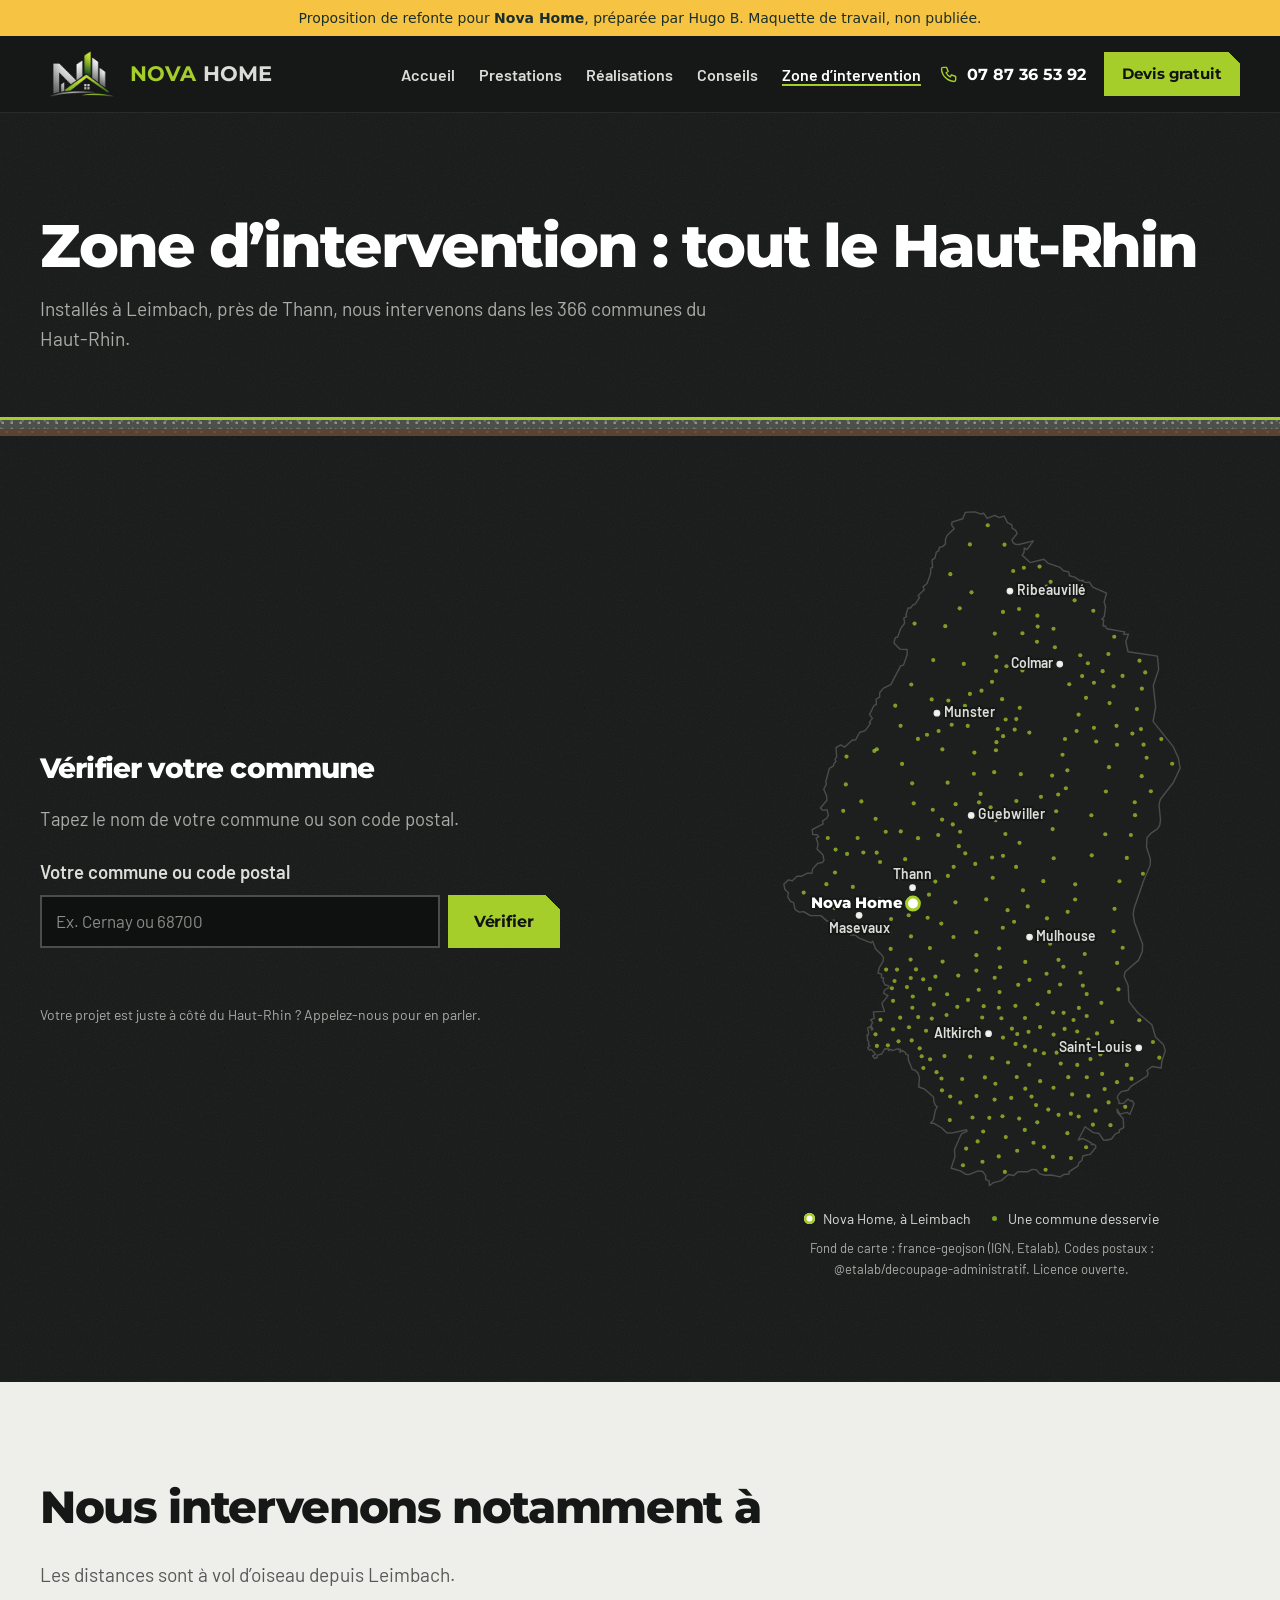
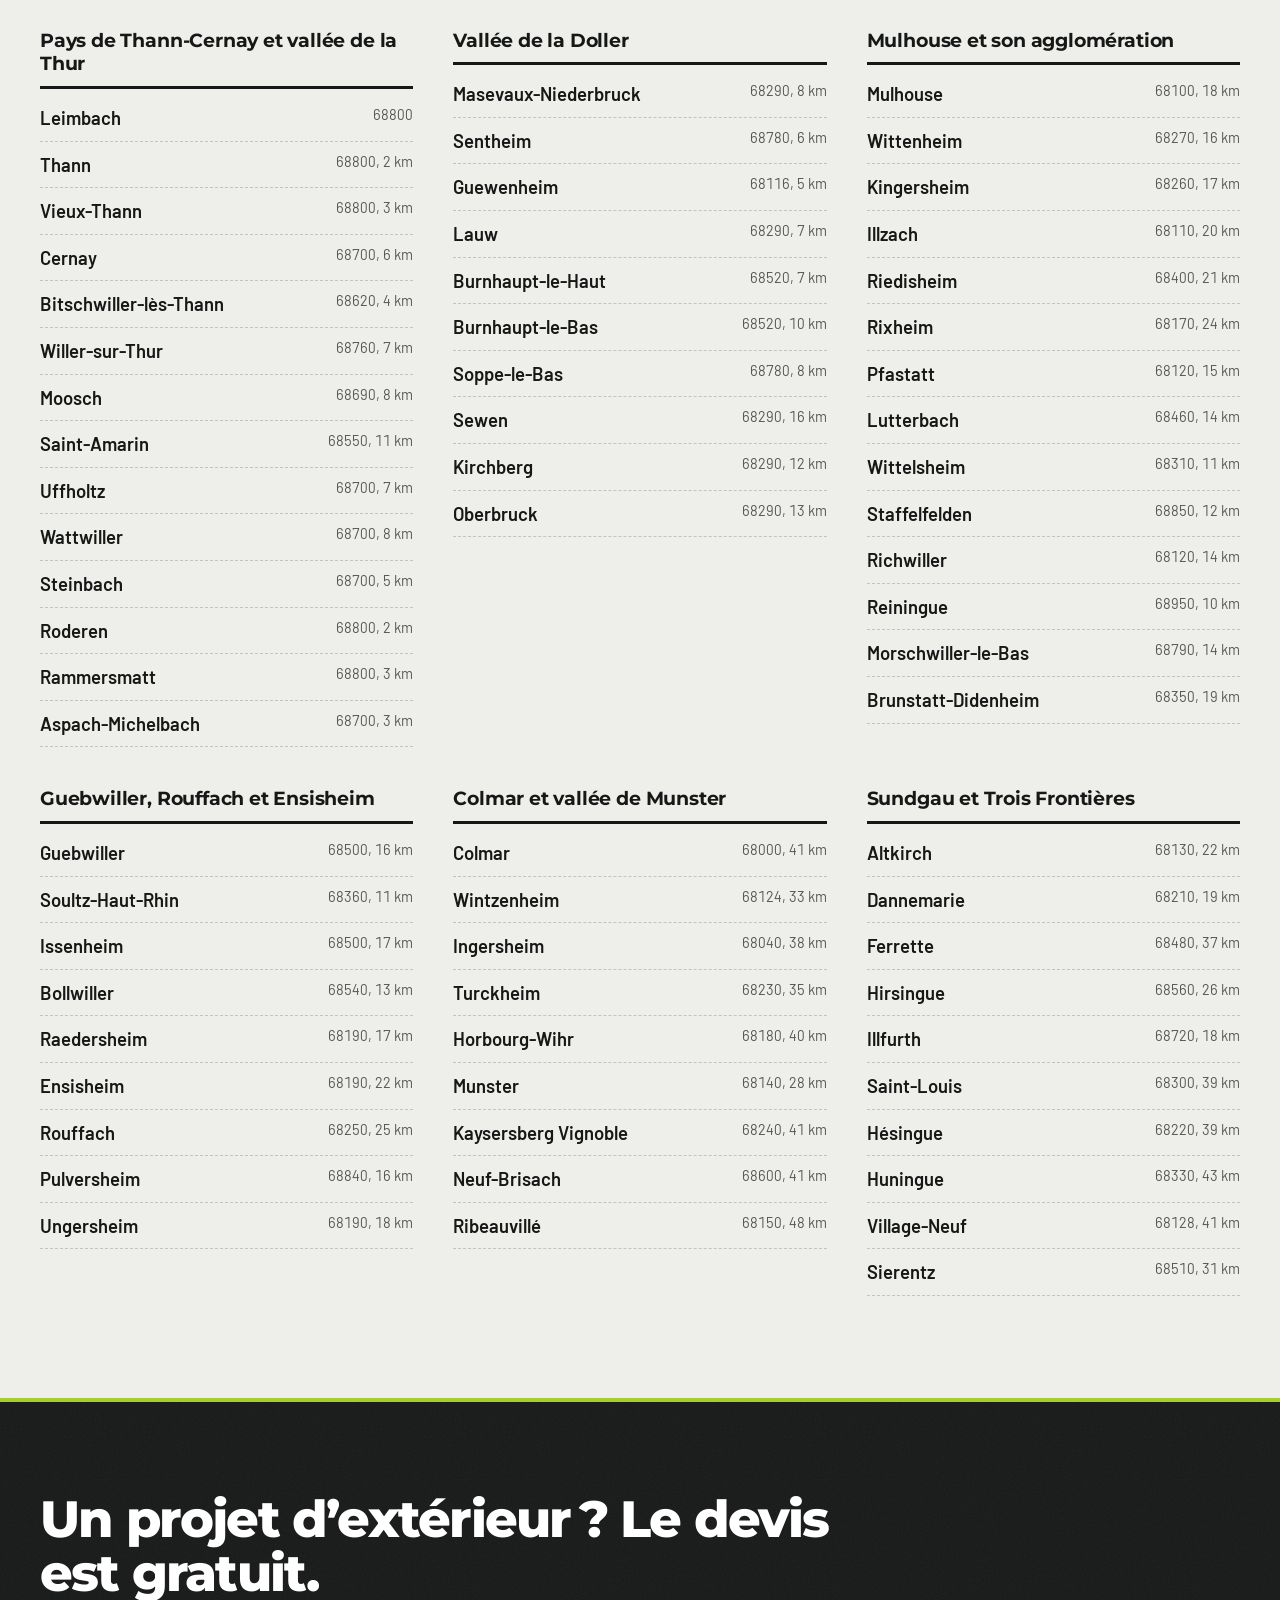
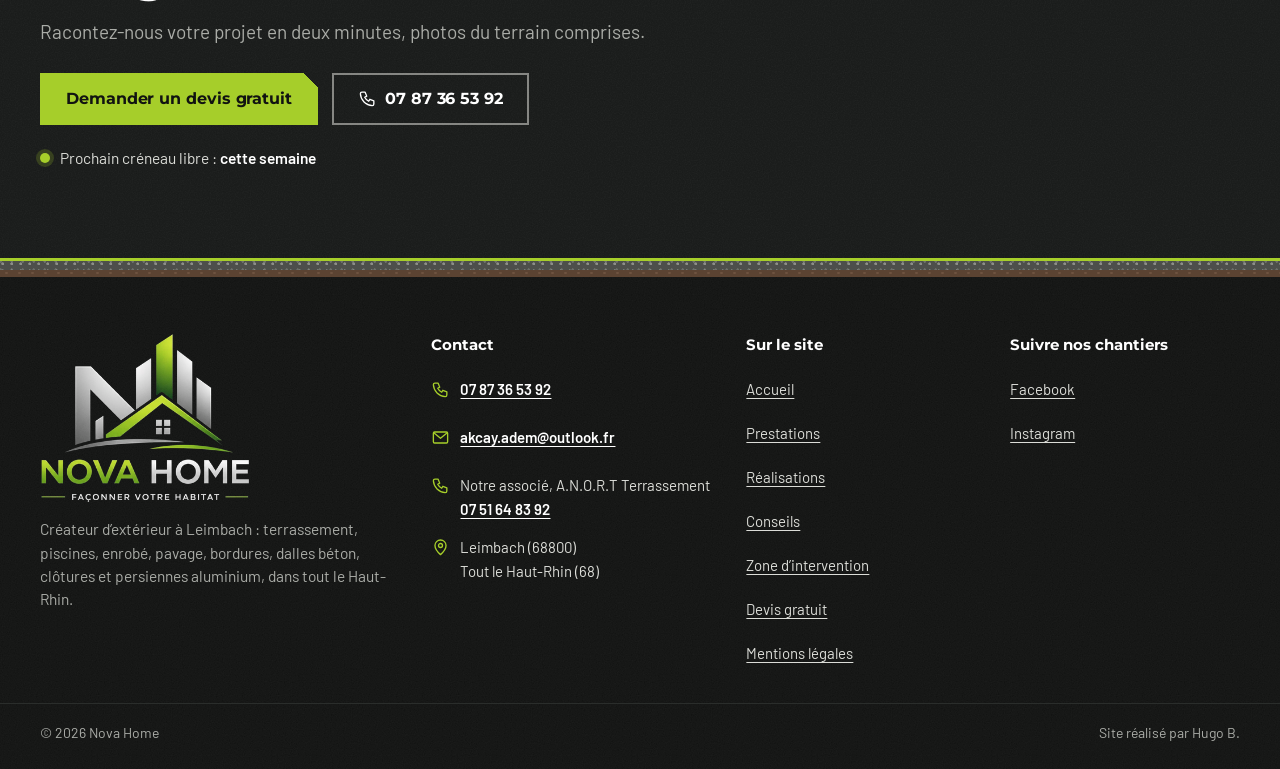
<file: zone-intervention.html>
<!DOCTYPE html>
<html lang="fr">
<head>
<meta charset="utf-8">
<meta name="viewport" content="width=device-width, initial-scale=1, viewport-fit=cover">
<title>Zone d’intervention : terrassement et enrobé dans tout le Haut-Rhin | Nova Home</title>
<meta name="description" content="Nova Home intervient dans tout le Haut-Rhin depuis Leimbach, près de Thann : Thann, Cernay, Mulhouse, Colmar, Guebwiller, vallée de la Doller, Sundgau. Vérifiez votre commune.">
<meta name="robots" content="noindex, nofollow">
<meta name="theme-color" content="#F6C343">
<link rel="icon" href="assets/img/favicon-32.png" type="image/png">
<link rel="apple-touch-icon" href="assets/img/apple-touch-icon.png">
<link rel="preload" href="assets/fonts/montserrat-latin.woff2" as="font" type="font/woff2" crossorigin>
<link rel="preload" href="assets/fonts/barlow-400.woff2" as="font" type="font/woff2" crossorigin>
<link rel="stylesheet" href="assets/css/nova.css">
<style>body{background:#EEEFEA}</style>
<meta property="og:type" content="website">
<meta property="og:title" content="Zone d’intervention : terrassement et enrobé dans tout le Haut-Rhin | Nova Home">
<meta property="og:description" content="Nova Home intervient dans tout le Haut-Rhin depuis Leimbach, près de Thann : Thann, Cernay, Mulhouse, Colmar, Guebwiller, vallée de la Doller, Sundgau. Vérifiez votre commune.">
<meta property="og:locale" content="fr_FR">
<script type="application/json" id="pv-infos">{"semaine":{},"fermetures":[],"feries":{"ferme":true,"ouverts":[]},"alsace":true,"annonce":{},"platDuJour":{},"commandes":{}}</script>
<script>document.documentElement.classList.add('js')</script>
<script src="assets/js/gabarit.js" defer></script>
<script src="assets/js/nova.js" defer></script>
</head>
<body class="pv-site">
<div class="pv-shell"><div class="pv pv--nova pv-page--zone pv-palette--1" style="--p-bg:#EEEFEA;--p-surface:#E2E4DE;--p-ink:#161817;--p-muted:#575956;--p-line:#C7C8C4;--p-accent:#A6CE2A;--p-on-accent:#111111;--p-accent-text:#576C17;--p-accent-soft:#E4EACF;--p-second:#33650F;--p-second-soft:#A3B892;--p-error:#B3261E;--p-ff-title:&quot;Espace fine&quot;, &#39;Montserrat&#39;, &#39;Segoe UI&#39;, system-ui, sans-serif;--p-ff-body:&quot;Espace fine&quot;, &#39;Barlow&#39;, system-ui, -apple-system, &#39;Segoe UI&#39;, sans-serif;--p-title-weight:800" data-mode="maquette" data-gabarit="nova" data-lang="fr">
<a class="pv-skip" href="#contenu">Aller au contenu</a><aside class="pv-demo-bar pv-demo-bar--maquette" aria-label="Maquette"><span>Proposition de refonte pour <strong>Nova Home</strong>, préparée par Hugo B. Maquette de travail, non publiée.</span></aside><header class="pv-nav nv-nav"><div class="pv-in pv-nav-in"><a class="pv-logo nv-logo" href="index.html"><img class="nv-logo-embleme" src="assets/img/logo-embleme-210.webp" alt="" width="208" height="120" decoding="async"><span class="nv-logo-mot"><span class="nv-logo-nova">Nova</span> <span class="nv-logo-home">Home</span></span><span class="pv-sr">, retour à l'accueil</span></a><nav class="pv-menu-nav nv-menu" id="pv-menu" aria-label="Menu principal"><ul class="pv-links"><li><a href="index.html">Accueil</a></li><li><a href="prestations.html">Prestations</a></li><li><a href="realisations.html">Réalisations</a></li><li><a href="conseils.html">Conseils</a></li><li><a href="zone-intervention.html" aria-current="page">Zone d’intervention</a></li><li class="nv-lien-devis"><a href="contact.html">Devis gratuit</a></li></ul></nav><a class="nv-nav-tel" href="tel:+33787365392"><svg class="nv-picto" viewBox="0 0 24 24" aria-hidden="true" focusable="false"><path d="M5 4h4l2 5-2.5 1.5a11 11 0 005 5L15 13l5 2v4a2 2 0 01-2 2A16 16 0 013 6a2 2 0 012-2"/></svg><span>07 87 36 53 92</span></a><a class="pv-btn pv-btn--sm nv-nav-cta" href="contact.html">Devis gratuit</a><button class="pv-burger-btn" type="button" aria-expanded="false" aria-controls="pv-menu" data-label-fermer="Fermer le menu"><span class="pv-burger" aria-hidden="true"><i></i><i></i><i></i></span><span class="pv-sr">Menu</span></button></div></header><div class="pv-annonce" data-pv-annonce role="region" aria-label="Annonce" hidden><div class="pv-in"><p data-pv-annonce-texte></p></div></div>
<main id="contenu" tabindex="-1">
<section class="pv-pagehead nv-pagehead nv-sombre"><div class="pv-in"><h1 class="pv-title pv-title--page">Zone d’intervention : tout le Haut-Rhin</h1><p class="pv-lead">Installés à Leimbach, près de Thann, nous intervenons dans les 366 communes du Haut-Rhin.</p></div><div class="nv-strates" aria-hidden="true"><i></i><i></i><i></i></div></section><section class="pv-sec nv-sec-zone nv-sombre nv-zone-page" aria-labelledby="titre-verif"><div class="pv-in nv-zone-grille"><div class="nv-zone-texte"><h2 class="pv-h pv-h--sm" id="titre-verif">Vérifier votre commune</h2><p class="pv-p">Tapez le nom de votre commune ou son code postal.</p><form class="nv-verif" data-nv-verif role="search" aria-label="Vérifier une commune"><label class="nv-verif-label" for="verif-zone">Votre commune ou code postal</label><div class="nv-verif-ligne"><input class="nv-verif-champ" id="verif-zone" name="commune" type="text" autocomplete="address-level2" list="verif-zone-liste" placeholder="Ex. Cernay ou 68700" required><button class="pv-btn" type="submit">Vérifier</button></div><datalist id="verif-zone-liste"></datalist><p class="nv-verif-reponse" data-nv-verif-reponse role="status" aria-live="polite"></p></form><p class="pv-note nv-hors-zone">Votre projet est juste à côté du Haut-Rhin ? Appelez-nous pour en parler.</p></div><figure class="nv-carte"><div class="nv-carte-plan"><svg class="nv-carte-svg" viewBox="0 0 424 704" role="img" aria-labelledby="carte-zone-titre"><title id="carte-zone-titre">Carte du Haut-Rhin : 366 communes, toutes dans la zone d&#39;intervention, au départ de Leimbach</title><path class="nv-carte-dep" d="M195.0 12.5 L204.5 12.0 L210.5 14.1 L213.8 13.4 L217.2 18.6 L224.9 15.6 L229.3 17.8 L234.3 16.2 L237.7 22.9 L242.2 25.2 L242.5 28.5 L246.0 30.6 L247.5 33.8 L242.2 40.2 L243.2 42.8 L245.8 44.8 L249.2 44.9 L263.9 41.3 L257.4 50.1 L254.7 48.5 L254.4 53.0 L252.5 55.8 L260.6 63.2 L274.5 59.8 L279.0 64.0 L290.3 67.7 L294.3 71.4 L299.5 72.6 L300.4 76.5 L305.6 77.8 L310.7 81.4 L314.2 81.0 L314.0 82.1 L316.2 83.2 L320.6 83.1 L323.8 87.9 L337.7 94.1 L335.3 102.8 L336.7 107.8 L335.5 117.4 L332.9 120.5 L334.9 121.1 L334.2 127.2 L336.5 127.2 L337.9 130.0 L355.9 133.2 L355.0 135.6 L359.9 135.4 L357.2 142.9 L359.4 153.2 L389.1 157.6 L390.3 171.4 L384.9 187.4 L387.3 209.0 L384.7 223.5 L405.2 249.3 L410.2 260.3 L412.0 270.7 L405.2 285.2 L392.1 302.1 L390.7 307.5 L392.2 323.1 L391.4 328.5 L388.9 332.3 L383.1 336.0 L378.5 341.1 L378.1 350.3 L382.0 362.4 L381.8 368.7 L374.9 384.9 L365.5 412.3 L364.6 418.3 L366.0 426.5 L374.1 448.3 L373.9 455.7 L370.1 464.5 L356.5 476.3 L355.5 480.8 L359.5 490.2 L360.3 506.2 L369.2 517.6 L383.5 529.7 L387.2 542.1 L395.1 549.7 L397.1 555.9 L393.5 566.9 L392.9 573.4 L383.8 571.9 L378.5 576.0 L379.7 578.4 L378.8 581.5 L362.3 591.9 L359.3 595.9 L352.6 597.3 L349.5 600.8 L348.5 603.7 L350.3 606.6 L350.2 609.2 L355.1 609.0 L359.3 604.8 L362.0 606.8 L363.5 606.3 L365.6 609.6 L361.2 620.3 L358.5 618.2 L351.3 620.0 L348.3 615.0 L348.8 618.4 L354.5 624.7 L355.1 633.7 L350.7 635.9 L350.7 638.2 L346.4 640.1 L342.7 645.1 L337.2 646.4 L334.6 646.1 L330.1 639.5 L324.3 638.7 L316.1 632.7 L309.1 646.1 L313.4 644.6 L316.7 646.0 L321.9 648.8 L323.0 651.1 L324.0 650.0 L326.8 651.8 L326.8 653.7 L321.5 660.4 L313.7 662.3 L312.8 666.8 L309.9 668.9 L309.0 672.3 L299.7 678.3 L300.0 680.4 L294.5 680.9 L290.9 683.4 L281.9 681.4 L275.6 681.7 L270.1 680.0 L267.0 676.3 L262.8 675.8 L257.7 678.2 L248.5 678.0 L243.9 682.0 L238.6 680.9 L231.4 687.1 L223.7 689.1 L219.5 692.1 L219.1 687.4 L215.8 686.0 L215.6 681.8 L212.6 677.9 L208.0 677.3 L199.3 680.9 L195.7 680.8 L190.2 677.2 L180.9 674.6 L184.7 662.9 L184.2 655.9 L189.3 644.1 L191.4 639.7 L197.0 637.5 L196.4 635.8 L181.3 639.2 L176.3 638.8 L171.4 634.0 L164.0 629.5 L160.2 628.9 L163.0 625.8 L164.8 616.4 L166.9 612.4 L165.0 611.3 L163.4 607.2 L163.0 602.8 L154.2 594.8 L148.1 592.6 L148.9 583.1 L147.5 578.6 L144.1 575.4 L141.6 575.0 L137.5 564.8 L137.6 560.5 L134.8 559.2 L134.9 557.8 L131.3 555.7 L129.3 557.6 L129.5 554.3 L127.7 555.0 L127.1 553.9 L121.3 555.9 L120.0 554.5 L117.8 555.8 L117.9 554.2 L113.8 554.0 L110.8 559.3 L106.4 560.4 L106.0 563.1 L103.4 563.6 L101.5 561.1 L104.5 559.6 L103.3 557.8 L99.6 554.5 L98.1 555.3 L96.5 553.0 L98.8 551.0 L97.2 549.8 L97.9 547.7 L96.5 545.0 L96.0 540.0 L97.3 540.0 L97.5 537.3 L96.5 532.8 L99.2 531.6 L100.7 535.2 L102.1 534.1 L99.9 530.9 L101.6 527.3 L99.6 524.8 L103.2 523.3 L102.4 516.8 L113.5 516.2 L110.9 508.2 L117.1 500.3 L112.8 498.0 L113.4 494.9 L117.8 492.2 L118.0 490.6 L114.0 489.4 L112.1 485.1 L112.7 482.6 L110.4 482.1 L110.7 478.8 L107.0 477.7 L108.4 471.8 L112.2 465.5 L112.6 462.0 L110.9 459.4 L104.5 453.1 L101.6 445.5 L100.1 447.0 L87.4 442.0 L83.9 439.1 L79.2 439.2 L78.3 437.0 L70.2 431.9 L69.1 429.6 L64.5 427.7 L62.9 423.9 L55.9 425.4 L49.4 419.6 L38.4 419.4 L32.0 415.5 L27.6 416.1 L25.3 414.9 L23.0 412.6 L21.8 406.5 L18.9 405.5 L15.8 400.7 L16.7 396.7 L12.9 392.9 L12.0 387.7 L16.7 383.5 L20.4 384.4 L25.6 379.7 L29.3 379.9 L36.4 376.5 L40.2 377.0 L41.0 372.7 L43.7 369.4 L46.0 366.9 L50.8 366.0 L52.5 363.8 L51.5 358.4 L45.5 352.4 L46.5 347.2 L44.6 341.4 L47.2 339.8 L45.8 338.0 L41.1 337.8 L40.6 332.8 L51.7 327.0 L50.9 324.2 L55.2 321.3 L56.9 318.3 L55.5 312.6 L51.1 313.3 L48.9 311.0 L55.4 303.1 L55.1 298.6 L52.2 292.0 L54.9 286.9 L54.3 284.3 L57.9 270.9 L62.2 268.4 L62.2 266.5 L64.6 264.1 L63.6 261.9 L65.3 259.2 L64.6 249.9 L69.3 247.2 L73.4 249.4 L80.9 242.5 L84.5 242.0 L88.4 234.7 L94.1 232.9 L99.6 225.3 L98.1 224.5 L101.4 220.5 L98.4 216.7 L103.0 207.4 L105.4 206.5 L105.1 200.9 L108.7 199.1 L108.7 194.6 L112.6 189.9 L119.9 186.4 L129.9 167.4 L132.7 166.7 L136.4 156.2 L136.5 150.9 L129.2 150.6 L123.1 144.4 L124.4 139.1 L126.7 138.5 L129.9 129.9 L133.9 124.4 L133.1 119.0 L136.0 117.8 L135.3 115.6 L137.4 109.0 L140.1 109.0 L142.2 105.9 L144.5 105.1 L148.9 98.6 L147.5 96.5 L153.7 90.6 L152.5 87.6 L156.5 84.2 L160.0 74.7 L160.4 68.8 L162.1 68.1 L161.6 60.5 L164.6 58.5 L165.9 52.6 L168.2 51.4 L169.1 47.7 L172.1 47.1 L175.1 44.3 L175.1 39.4 L177.2 35.3 L183.9 28.9 L181.4 25.5 L181.7 22.4 L192.6 18.9Z"/><g class="nv-carte-points"><circle cx="375.1" cy="247" r="2.1"/><circle cx="149.1" cy="553.6" r="2.1"/><circle cx="218.6" cy="538.8" r="2.1"/><circle cx="226.6" cy="158.2" r="2.1"/><circle cx="317" cy="199.7" r="2.1"/><circle cx="325" cy="230" r="2.1"/><circle cx="371" cy="162.2" r="2.1"/><circle cx="212.2" cy="522.4" r="2.1"/><circle cx="157.1" cy="421.7" r="2.1"/><circle cx="170.9" cy="427.6" r="2.1"/><circle cx="333.3" cy="579.4" r="2.1"/><circle cx="201.4" cy="93.2" r="2.1"/><circle cx="306" cy="403.3" r="2.1"/><circle cx="366.2" cy="305.1" r="2.1"/><circle cx="173.4" cy="539.6" r="2.1"/><circle cx="176.8" cy="499" r="2.1"/><circle cx="376.8" cy="174.1" r="2.1"/><circle cx="350.8" cy="384.9" r="2.1"/><circle cx="343.4" cy="526.9" r="2.1"/><circle cx="306.1" cy="388" r="2.1"/><circle cx="268.2" cy="127.8" r="2.1"/><circle cx="123.7" cy="485.6" r="2.1"/><circle cx="236" cy="643.2" r="2.1"/><circle cx="267.5" cy="143.1" r="2.1"/><circle cx="291.5" cy="569" r="2.1"/><circle cx="277.1" cy="87.4" r="2.1"/><circle cx="220.7" cy="310.3" r="2.1"/><circle cx="209" cy="305.2" r="2.1"/><circle cx="188" cy="480.1" r="2.1"/><circle cx="205.2" cy="367.4" r="2.1"/><circle cx="238.3" cy="567.9" r="2.1"/><circle cx="309.6" cy="622.4" r="2.1"/><circle cx="317.1" cy="653.4" r="2.1"/><circle cx="368.4" cy="211.1" r="2.1"/><circle cx="282.8" cy="278.2" r="2.1"/><circle cx="313.1" cy="177.8" r="2.1"/><circle cx="206.4" cy="601.8" r="2.1"/><circle cx="128.8" cy="381.8" r="2.1"/><circle cx="362.3" cy="338.2" r="2.1"/><circle cx="347" cy="551.6" r="2.1"/><circle cx="222.2" cy="360.9" r="2.1"/><circle cx="120.2" cy="423" r="2.1"/><circle cx="108.6" cy="403.4" r="2.1"/><circle cx="267.8" cy="628.3" r="2.1"/><circle cx="147.3" cy="241.2" r="2.1"/><circle cx="126.2" cy="474.1" r="2.1"/><circle cx="328.1" cy="538.5" r="2.1"/><circle cx="277.2" cy="478.3" r="2.1"/><circle cx="255.7" cy="466.3" r="2.1"/><circle cx="122.2" cy="505.6" r="2.1"/><circle cx="163.4" cy="509.2" r="2.1"/><circle cx="185.4" cy="307.1" r="2.1"/><circle cx="172.2" cy="466" r="2.1"/><circle cx="159.4" cy="452.4" r="2.1"/><circle cx="348.3" cy="587.7" r="2.1"/><circle cx="193.3" cy="537.5" r="2.1"/><circle cx="185.2" cy="406.2" r="2.1"/><circle cx="374.5" cy="377.3" r="2.1"/><circle cx="109.5" cy="524.7" r="2.1"/><circle cx="290.5" cy="165.6" r="2.1"/><circle cx="196" cy="654.8" r="2.1"/><circle cx="155.5" cy="535.8" r="2.1"/><circle cx="340.2" cy="269.7" r="2.1"/><circle cx="145.4" cy="473.9" r="2.1"/><circle cx="311.4" cy="477.3" r="2.1"/><circle cx="51.8" cy="405.4" r="2.1"/><circle cx="213.2" cy="637.5" r="2.1"/><circle cx="266.6" cy="610.9" r="2.1"/><circle cx="353.9" cy="177.6" r="2.1"/><circle cx="187.1" cy="511.7" r="2.1"/><circle cx="246.6" cy="221.2" r="2.1"/><circle cx="129.4" cy="522.6" r="2.1"/><circle cx="242.2" cy="533.7" r="2.1"/><circle cx="284.4" cy="361.7" r="2.1"/><circle cx="168.2" cy="233.2" r="2.1"/><circle cx="294.2" cy="471.2" r="2.1"/><circle cx="115.2" cy="474.1" r="2.1"/><circle cx="159.4" cy="493.6" r="2.1"/><circle cx="224.7" cy="605.3" r="2.1"/><circle cx="233.2" cy="359.2" r="2.1"/><circle cx="71.9" cy="313.8" r="2.1"/><circle cx="255.2" cy="635.9" r="2.1"/><circle cx="366.5" cy="318.2" r="2.1"/><circle cx="289.3" cy="620.7" r="2.1"/><circle cx="259.9" cy="484.4" r="2.1"/><circle cx="319.4" cy="601.5" r="2.1"/><circle cx="325" cy="184.5" r="2.1"/><circle cx="274.5" cy="558.5" r="2.1"/><circle cx="171.1" cy="584" r="2.1"/><circle cx="189.5" cy="109.4" r="2.1"/><circle cx="224.8" cy="482.3" r="2.1"/><circle cx="174.1" cy="561.4" r="2.1"/><circle cx="206.3" cy="475.1" r="2.1"/><circle cx="130" cy="334.6" r="2.1"/><circle cx="317.7" cy="498.8" r="2.1"/><circle cx="404" cy="266.3" r="2.1"/><circle cx="165" cy="481.2" r="2.1"/><circle cx="147.4" cy="341.4" r="2.1"/><circle cx="161.3" cy="523.5" r="2.1"/><circle cx="181.4" cy="226.9" r="2.1"/><circle cx="345.5" cy="138.1" r="2.1"/><circle cx="226.6" cy="244.5" r="2.1"/><circle cx="201.1" cy="318.5" r="2.1"/><circle cx="136.2" cy="491.7" r="2.1"/><circle cx="140.3" cy="440.6" r="2.1"/><circle cx="246.7" cy="303.9" r="2.1"/><circle cx="178" cy="202.4" r="2.1"/><circle cx="305.5" cy="101.3" r="2.1"/><circle cx="315.7" cy="458.3" r="2.1"/><circle cx="176.2" cy="519.9" r="2.1"/><circle cx="339.8" cy="608.2" r="2.1"/><circle cx="326.7" cy="616.5" r="2.1"/><circle cx="195.1" cy="356.7" r="2.1"/><circle cx="233.3" cy="238.4" r="2.1"/><circle cx="255.4" cy="551.8" r="2.1"/><circle cx="152.6" cy="483.9" r="2.1"/><circle cx="213.7" cy="511" r="2.1"/><circle cx="214.9" cy="582.9" r="2.1"/><circle cx="206.3" cy="459.5" r="2.1"/><circle cx="373.2" cy="278.8" r="2.1"/><circle cx="259" cy="536.9" r="2.1"/><circle cx="305.4" cy="551.7" r="2.1"/><circle cx="259.8" cy="234.8" r="2.1"/><circle cx="327.3" cy="243.8" r="2.1"/><circle cx="166.1" cy="577.6" r="2.1"/><circle cx="222.3" cy="563.5" r="2.1"/><circle cx="200.1" cy="562" r="2.1"/><circle cx="322.4" cy="318.3" r="2.1"/><circle cx="230.2" cy="471.7" r="2.1"/><circle cx="161.2" cy="201.3" r="2.1"/><circle cx="344.8" cy="435.4" r="2.1"/><circle cx="300.1" cy="186" r="2.1"/><circle cx="285.6" cy="148.7" r="2.1"/><circle cx="249.4" cy="110" r="2.1"/><circle cx="265.7" cy="555.7" r="2.1"/><circle cx="391" cy="563" r="2.1"/><circle cx="86.4" cy="341.2" r="2.1"/><circle cx="235.9" cy="221.6" r="2.1"/><circle cx="362.9" cy="584.2" r="2.1"/><circle cx="358.2" cy="570.3" r="2.1"/><circle cx="229.7" cy="496.8" r="2.1"/><circle cx="324.4" cy="111.8" r="2.1"/><circle cx="247.1" cy="582.5" r="2.1"/><circle cx="277.6" cy="422.3" r="2.1"/><circle cx="252.8" cy="172.1" r="2.1"/><circle cx="225.8" cy="323.2" r="2.1"/><circle cx="339.6" cy="155.5" r="2.1"/><circle cx="287.3" cy="557.9" r="2.1"/><circle cx="189.9" cy="334.9" r="2.1"/><circle cx="319.3" cy="544.7" r="2.1"/><circle cx="236.7" cy="167.8" r="2.1"/><circle cx="224.9" cy="134.9" r="2.1"/><circle cx="349.7" cy="494" r="2.1"/><circle cx="276.2" cy="676.1" r="2.1"/><circle cx="258.2" cy="410.3" r="2.1"/><circle cx="63.1" cy="412" r="2.1"/><circle cx="299.1" cy="582.7" r="2.1"/><circle cx="74.5" cy="287.1" r="2.1"/><circle cx="373.4" cy="190.5" r="2.1"/><circle cx="232.7" cy="622.1" r="2.1"/><circle cx="294.4" cy="517.7" r="2.1"/><circle cx="193.6" cy="165.5" r="2.1"/><circle cx="290.9" cy="489.1" r="2.1"/><circle cx="174.9" cy="127.4" r="2.1"/><circle cx="192" cy="584.5" r="2.1"/><circle cx="177.3" cy="285.4" r="2.1"/><circle cx="143.1" cy="306.2" r="2.1"/><circle cx="104.2" cy="431.1" r="2.1"/><circle cx="143.9" cy="124.8" r="2.1"/><circle cx="119.8" cy="453.2" r="2.1"/><circle cx="142.3" cy="407.4" r="2.1"/><circle cx="192.8" cy="671.6" r="2.1"/><circle cx="341.7" cy="631.1" r="2.1"/><circle cx="324" cy="630.6" r="2.1"/><circle cx="207.6" cy="647.5" r="2.1"/><circle cx="247.5" cy="657" r="2.1"/><circle cx="301.7" cy="619.5" r="2.1"/><circle cx="141.5" cy="286" r="2.1"/><circle cx="234.7" cy="45.1" r="2.1"/><circle cx="307.5" cy="233.2" r="2.1"/><circle cx="235.1" cy="678.3" r="2.1"/><circle cx="245.7" cy="510.7" r="2.1"/><circle cx="156.5" cy="237" r="2.1"/><circle cx="283.6" cy="663.2" r="2.1"/><circle cx="233" cy="431.8" r="2.1"/><circle cx="117" cy="550.5" r="2.1"/><circle cx="304.4" cy="525" r="2.1"/><circle cx="295.4" cy="534" r="2.1"/><circle cx="105.7" cy="356" r="2.1"/><circle cx="141" cy="545.6" r="2.1"/><circle cx="87.9" cy="419.3" r="2.1"/><circle cx="159.6" cy="564.7" r="2.1"/><circle cx="248.1" cy="318.7" r="2.1"/><circle cx="105.8" cy="251.6" r="2.1"/><circle cx="286.9" cy="314.2" r="2.1"/><circle cx="331.6" cy="559.6" r="2.1"/><circle cx="317.8" cy="582.8" r="2.1"/><circle cx="252.8" cy="134.5" r="2.1"/><circle cx="103.3" cy="253.3" r="2.1"/><circle cx="92.2" cy="355.9" r="2.1"/><circle cx="75.8" cy="357.3" r="2.1"/><circle cx="105.9" cy="551.1" r="2.1"/><circle cx="104.5" cy="539.4" r="2.1"/><circle cx="109.1" cy="365.5" r="2.1"/><circle cx="202.4" cy="623.4" r="2.1"/><circle cx="229.3" cy="452.6" r="2.1"/><circle cx="284.2" cy="593.4" r="2.1"/><circle cx="303" cy="600.1" r="2.1"/><circle cx="129.8" cy="228" r="2.1"/><circle cx="260" cy="441.2" r="2.1"/><circle cx="322.8" cy="358.7" r="2.1"/><circle cx="166.5" cy="215.2" r="2.1"/><circle cx="333.8" cy="172.8" r="2.1"/><circle cx="271.5" cy="299.7" r="2.1"/><circle cx="162.3" cy="312.7" r="2.1"/><circle cx="219.4" cy="623.7" r="2.1"/><circle cx="382.5" cy="294" r="2.1"/><circle cx="363.8" cy="235.8" r="2.1"/><circle cx="356.6" cy="612.6" r="2.1"/><circle cx="296.7" cy="291" r="2.1"/><circle cx="293.3" cy="257.2" r="2.1"/><circle cx="226.2" cy="172.6" r="2.1"/><circle cx="348.4" cy="467.3" r="2.1"/><circle cx="54.9" cy="387.8" r="2.1"/><circle cx="288.9" cy="297.3" r="2.1"/><circle cx="298.2" cy="272.9" r="2.1"/><circle cx="212.5" cy="668.1" r="2.1"/><circle cx="245" cy="231.8" r="2.1"/><circle cx="255.4" cy="522.9" r="2.1"/><circle cx="378.2" cy="260.2" r="2.1"/><circle cx="90.2" cy="304.3" r="2.1"/><circle cx="298.2" cy="639.2" r="2.1"/><circle cx="162.8" cy="161.6" r="2.1"/><circle cx="210.6" cy="296.7" r="2.1"/><circle cx="204.3" cy="255" r="2.1"/><circle cx="284.2" cy="130" r="2.1"/><circle cx="345.8" cy="412.7" r="2.1"/><circle cx="354" cy="452" r="2.1"/><circle cx="226.1" cy="252.6" r="2.1"/><circle cx="244.4" cy="425.8" r="2.1"/><circle cx="179.5" cy="626" r="2.1"/><circle cx="311.2" cy="156.7" r="2.1"/><circle cx="246.4" cy="370.4" r="2.1"/><circle cx="274.6" cy="653.3" r="2.1"/><circle cx="235.6" cy="337.2" r="2.1"/><circle cx="123.9" cy="406.6" r="2.1"/><circle cx="104.6" cy="321.9" r="2.1"/><circle cx="321.5" cy="564.4" r="2.1"/><circle cx="308.2" cy="570.3" r="2.1"/><circle cx="283.8" cy="517.4" r="2.1"/><circle cx="206.2" cy="436.4" r="2.1"/><circle cx="138.3" cy="532.3" r="2.1"/><circle cx="240.2" cy="91.9" r="2.1"/><circle cx="237.8" cy="414.1" r="2.1"/><circle cx="280.8" cy="448" r="2.1"/><circle cx="241.5" cy="603.6" r="2.1"/><circle cx="171.7" cy="322.6" r="2.1"/><circle cx="63.6" cy="376.1" r="2.1"/><circle cx="182.5" cy="327.5" r="2.1"/><circle cx="233.2" cy="113" r="2.1"/><circle cx="301.8" cy="440.7" r="2.1"/><circle cx="138" cy="419.2" r="2.1"/><circle cx="254.3" cy="68.4" r="2.1"/><circle cx="336.5" cy="337.4" r="2.1"/><circle cx="127.7" cy="546.5" r="2.1"/><circle cx="217.8" cy="25.5" r="2.1"/><circle cx="262" cy="602.3" r="2.1"/><circle cx="281.3" cy="82.6" r="2.1"/><circle cx="370.8" cy="525.2" r="2.1"/><circle cx="251.2" cy="276.8" r="2.1"/><circle cx="225.5" cy="589.3" r="2.1"/><circle cx="273.9" cy="384.8" r="2.1"/><circle cx="358.2" cy="361.3" r="2.1"/><circle cx="337.1" cy="294.3" r="2.1"/><circle cx="283.3" cy="332.2" r="2.1"/><circle cx="114.8" cy="334.9" r="2.1"/><circle cx="197.9" cy="504.7" r="2.1"/><circle cx="121" cy="492.9" r="2.1"/><circle cx="270.1" cy="67.2" r="2.1"/><circle cx="370.2" cy="553" r="2.1"/><circle cx="151.1" cy="561.6" r="2.1"/><circle cx="199.8" cy="44.8" r="2.1"/><circle cx="295.8" cy="241.3" r="2.1"/><circle cx="180" cy="74.9" r="2.1"/><circle cx="298.5" cy="415.8" r="2.1"/><circle cx="313.8" cy="490.2" r="2.1"/><circle cx="183.2" cy="441.2" r="2.1"/><circle cx="245.9" cy="549.1" r="2.1"/><circle cx="118.7" cy="437" r="2.1"/><circle cx="179.9" cy="602.2" r="2.1"/><circle cx="190.1" cy="608.4" r="2.1"/><circle cx="32" cy="396.3" r="2.1"/><circle cx="86.6" cy="408.3" r="2.1"/><circle cx="332.5" cy="507.6" r="2.1"/><circle cx="131.3" cy="266.4" r="2.1"/><circle cx="264" cy="648.9" r="2.1"/><circle cx="139.9" cy="464" r="2.1"/><circle cx="167.8" cy="338.2" r="2.1"/><circle cx="197.6" cy="228.1" r="2.1"/><circle cx="140.6" cy="186.3" r="2.1"/><circle cx="203.8" cy="276.4" r="2.1"/><circle cx="208.7" cy="494.4" r="2.1"/><circle cx="222.8" cy="381.4" r="2.1"/><circle cx="164.9" cy="385.2" r="2.1"/><circle cx="279.7" cy="496.6" r="2.1"/><circle cx="268.1" cy="509.1" r="2.1"/><circle cx="270.7" cy="586.7" r="2.1"/><circle cx="140.1" cy="482.6" r="2.1"/><circle cx="308.1" cy="536.6" r="2.1"/><circle cx="64.2" cy="352.9" r="2.1"/><circle cx="124.4" cy="207.6" r="2.1"/><circle cx="152.8" cy="573.4" r="2.1"/><circle cx="309.5" cy="216.6" r="2.1"/><circle cx="229" cy="512.6" r="2.1"/><circle cx="247.6" cy="539.2" r="2.1"/><circle cx="141.9" cy="391.4" r="2.1"/><circle cx="243.5" cy="71.7" r="2.1"/><circle cx="141.7" cy="512.6" r="2.1"/><circle cx="142.1" cy="501.2" r="2.1"/><circle cx="222.1" cy="183.6" r="2.1"/><circle cx="171.6" cy="596" r="2.1"/><circle cx="317.7" cy="520.9" r="2.1"/><circle cx="177.6" cy="379.5" r="2.1"/><circle cx="249.9" cy="346.1" r="2.1"/><circle cx="56.3" cy="341.2" r="2.1"/><circle cx="344.8" cy="188.1" r="2.1"/><circle cx="122.2" cy="534.4" r="2.1"/><circle cx="249.5" cy="624.5" r="2.1"/><circle cx="158.5" cy="398.4" r="2.1"/><circle cx="384.6" cy="547.2" r="2.1"/><circle cx="393" cy="241.4" r="2.1"/><circle cx="372.5" cy="231.3" r="2.1"/><circle cx="227.9" cy="231.2" r="2.1"/><circle cx="270.6" cy="532.1" r="2.1"/><circle cx="199.8" cy="195.8" r="2.1"/><circle cx="255.7" cy="594.3" r="2.1"/><circle cx="231.6" cy="523.2" r="2.1"/><circle cx="309.8" cy="512.8" r="2.1"/><circle cx="172" cy="251.7" r="2.1"/><circle cx="183.4" cy="370.3" r="2.1"/><circle cx="348.3" cy="247.1" r="2.1"/><circle cx="81.6" cy="390.6" r="2.1"/><circle cx="335.8" cy="594.7" r="2.1"/><circle cx="278.9" cy="615.4" r="2.1"/><circle cx="224.3" cy="274.8" r="2.1"/><circle cx="250.1" cy="209.8" r="2.1"/><circle cx="318.9" cy="164.8" r="2.1"/><circle cx="340.8" cy="205" r="2.1"/><circle cx="194.8" cy="207.7" r="2.1"/><circle cx="75.2" cy="259" r="2.1"/><circle cx="259.7" cy="570.1" r="2.1"/><circle cx="134.4" cy="362.6" r="2.1"/><circle cx="228.9" cy="662.7" r="2.1"/><circle cx="232.3" cy="201.1" r="2.1"/><circle cx="216.3" cy="403.2" r="2.1"/><circle cx="253.4" cy="394.1" r="2.1"/><circle cx="233.2" cy="542.7" r="2.1"/><circle cx="147.6" cy="522" r="2.1"/><circle cx="347.8" cy="228" r="2.1"/><circle cx="301.8" cy="664.4" r="2.1"/><circle cx="188.6" cy="349.5" r="2.1"/><circle cx="284.3" cy="539.7" r="2.1"/><circle cx="267.9" cy="116.8" r="2.1"/><circle cx="248.6" cy="489.5" r="2.1"/><circle cx="211.5" cy="192.5" r="2.1"/><circle cx="289.2" cy="464.2" r="2.1"/></g><g class="nv-carte-repere"><circle cx="290.5" cy="165.6" r="3.4"/><text x="283.5" y="169.6" text-anchor="end">Colmar</text></g><g class="nv-carte-repere"><circle cx="260" cy="441.2" r="3.4"/><text x="267" y="445.2">Mulhouse</text></g><g class="nv-carte-repere"><circle cx="370.2" cy="553" r="3.4"/><text x="363.2" y="557" text-anchor="end">Saint-Louis</text></g><g class="nv-carte-repere"><circle cx="218.6" cy="538.8" r="3.4"/><text x="211.6" y="542.8" text-anchor="end">Altkirch</text></g><g class="nv-carte-repere"><circle cx="201.1" cy="318.5" r="3.4"/><text x="208.1" y="322.5">Guebwiller</text></g><g class="nv-carte-repere"><circle cx="141.9" cy="391.4" r="3.4"/><text x="141.9" y="382.4" text-anchor="middle">Thann</text></g><g class="nv-carte-repere"><circle cx="87.9" cy="419.3" r="3.4"/><text x="87.9" y="437.3" text-anchor="middle">Masevaux</text></g><g class="nv-carte-repere"><circle cx="166.5" cy="215.2" r="3.4"/><text x="173.5" y="219.2">Munster</text></g><g class="nv-carte-repere"><circle cx="240.2" cy="91.9" r="3.4"/><text x="247.2" y="95.9">Ribeauvillé</text></g><g class="nv-carte-cible" data-nv-cible hidden><circle r="9"/><circle r="3.6"/></g><g class="nv-carte-base"><circle cx="142.3" cy="407.4" r="6.5"/><text x="132.3" y="411.9" text-anchor="end">Nova Home</text></g></svg></div><figcaption class="nv-carte-legende"><ul class="nv-carte-cles"><li><span class="nv-cle nv-cle--base" aria-hidden="true"></span>Nova Home, à Leimbach</li><li><span class="nv-cle nv-cle--commune" aria-hidden="true"></span>Une commune desservie</li></ul><p class="nv-carte-source">Fond de carte : france-geojson (IGN, Etalab). Codes postaux : @etalab/decoupage-administratif. Licence ouverte.</p></figcaption></figure><script type="application/json" id="nv-communes">{"base":"Leimbach","communes":[["Algolsheim","68600",375.1,247,41],["Altenach","68210",149.1,553.6,21],["Altkirch","68130",218.6,538.8,22],["Ammerschwihr","68410",226.6,158.2,38],["Andolsheim","68280",317,199.7,40],["Appenwihr","68280",325,230,37],["Artzenheim","68320",371,162.2,49],["Aspach","68130",212.2,522.4,20],["Aspach-Michelbach","68700",157.1,421.7,3],["Aspach-le-Bas","68700",170.9,427.6,5],["Attenschwiller","68220",333.3,579.4,38],["Aubure","68150",201.4,93.2,47],["Baldersheim","68390",306,403.3,24],["Balgau","68740",366.2,305.1,36],["Ballersdorf","68210",173.4,539.6,20],["Balschwiller","68210",176.8,499,14],["Baltzenheim","68320",376.8,174.1,48],["Bantzenheim","68490",350.8,384.9,31],["Bartenheim","68870",343.4,526.9,34],["Battenheim","68390",306.1,388,24],["Beblenheim","68980",268.2,127.8,45],["Bellemagny","68210",123.7,485.6,12],["Bendorf","68480",236,643.2,37],["Bennwihr","68126",267.5,143.1,43],["Berentzwiller","68130",291.5,569,32],["Bergheim","68750",277.1,87.4,51],["Bergholtz","68500",220.7,310.3,18],["Bergholtzzell","68500",209,305.2,18],["Bernwiller","68210",188,480.1,13],["Berrwiller","68500",205.2,367.4,11],["Bettendorf","68560",238.3,567.9,27],["Bettlach","68480",309.6,622.4,40],["Biederthal","68480",317.1,653.4,44],["Biesheim","68600",368.4,211.1,44],["Biltzheim","68127",282.8,278.2,28],["Bischwihr","68320",313.1,177.8,42],["Bisel","68580",206.4,601.8,30],["Bitschwiller-lès-Thann","68620",128.8,381.8,4],["Blodelsheim","68740",362.3,338.2,34],["Blotzheim","68730",347,551.6,37],["Bollwiller","68540",222.2,360.9,13],["Bourbach-le-Bas","68290",120.2,423,4],["Bourbach-le-Haut","68290",108.6,403.4,5],["Bouxwiller","68480",267.8,628.3,37],["Breitenbach-Haut-Rhin","68380",147.3,241.2,24],["Bretten","68780",126.2,474.1,10],["Brinckheim","68870",328.1,538.5,33],["Bruebach","68440",277.2,478.3,22],["Brunstatt-Didenheim","68350",255.7,466.3,19],["Bréchaumont","68210",122.2,505.6,15],["Buethwiller","68210",163.4,509.2,15],["Buhl","68530",185.4,307.1,16],["Burnhaupt-le-Bas","68520",172.2,466,10],["Burnhaupt-le-Haut","68520",159.4,452.4,7],["Buschwiller","68220",348.3,587.7,40],["Carspach","68130",193.3,537.5,20],["Cernay","68700",185.2,406.2,6],["Chalampé","68490",374.5,377.3,34],["Chavannes-sur-l'Étang","68210",109.5,524.7,18],["Colmar","68000",290.5,165.6,41],["Courtavon","68480",196,654.8,37],["Dannemarie","68210",155.5,535.8,19],["Dessenheim","68600",340.2,269.7,35],["Diefmatten","68780",145.4,473.9,10],["Dietwiller","68440",311.4,477.3,27],["Dolleren","68290",51.8,405.4,13],["Durlinsdorf","68480",213.2,637.5,35],["Durmenach","68480",266.6,610.9,35],["Durrenentzen","68320",353.9,177.6,45],["Eglingen","68720",187.1,511.7,17],["Eguisheim","68420",246.6,221.2,31],["Elbach","68210",129.4,522.6,17],["Emlingen","68130",242.2,533.7,23],["Ensisheim","68190",284.4,361.7,22],["Eschbach-au-Val","68140",168.2,233.2,26],["Eschentzwiller","68440",294.2,471.2,24],["Eteimbes","68210",115.2,474.1,10],["Falkwiller","68210",159.4,493.6,13],["Feldbach","68640",224.7,605.3,31],["Feldkirch","68540",233.2,359.2,15],["Fellering","68470",71.9,313.8,17],["Ferrette","68480",255.2,635.9,37],["Fessenheim","68740",366.5,318.2,35],["Fislis","68480",289.3,620.7,38],["Flaxlanden","68720",259.9,484.4,21],["Folgensbourg","68220",319.4,601.5,38],["Fortschwihr","68320",325,184.5,42],["Franken","68130",274.5,558.5,29],["Friesen","68580",171.1,584,26],["Fréland","68240",189.5,109.4,44],["Frœningen","68720",224.8,482.3,16],["Fulleren","68210",174.1,561.4,23],["Galfingue","68990",206.3,475.1,14],["Geishouse","68690",130,334.6,11],["Geispitzen","68510",317.7,498.8,29],["Geiswasser","68600",404,266.3,43],["Gildwiller","68210",165,481.2,11],["Goldbach-Altenbach","68760",147.4,341.4,10],["Gommersdorf","68210",161.3,523.5,17],["Griesbach-au-Val","68140",181.4,226.9,27],["Grussenheim","68320",345.5,138.1,49],["Gueberschwihr","68420",226.6,244.5,27],["Guebwiller","68500",201.1,318.5,16],["Guevenatten","68210",136.2,491.7,12],["Guewenheim","68116",140.3,440.6,5],["Gundolsheim","68250",246.7,303.9,21],["Gunsbach","68140",178,202.4,30],["Guémar","68970",305.5,101.3,50],["Habsheim","68440",315.7,458.3,26],["Hagenbach","68210",176.2,519.9,17],["Hagenthal-le-Bas","68220",339.8,608.2,41],["Hagenthal-le-Haut","68220",326.7,616.5,41],["Hartmannswiller","68500",195.1,356.7,11],["Hattstatt","68420",233.3,238.4,28],["Hausgauen","68130",255.4,551.8,27],["Hecken","68210",152.6,483.9,11],["Heidwiller","68720",213.7,511,18],["Heimersdorf","68560",214.9,582.9,28],["Heimsbrunn","68990",206.3,459.5,12],["Heiteren","68600",373.2,278.8,38],["Heiwiller","68130",259,536.9,25],["Helfrantzkirch","68510",305.4,551.7,32],["Herrlisheim-près-Colmar","68420",259.8,234.8,30],["Hettenschlag","68600",327.3,243.8,36],["Hindlingen","68580",166.1,577.6,25],["Hirsingue","68560",222.3,563.5,26],["Hirtzbach","68118",200.1,562,24],["Hirtzfelden","68740",322.4,318.3,29],["Hochstatt","68720",230.2,471.7,16],["Hohrod","68140",161.2,201.3,30],["Hombourg","68490",344.8,435.4,30],["Horbourg-Wihr","68180",300.1,186,40],["Houssen","68125",285.6,148.7,43],["Hunawihr","68150",249.4,110,46],["Hundsbach","68130",265.7,555.7,28],["Huningue","68330",391,563,43],["Husseren-Wesserling","68470",86.4,341.2,13],["Husseren-les-Châteaux","68420",235.9,221.6,30],["Hégenheim","68220",362.9,584.2,41],["Hésingue","68220",358.2,570.3,39],["Illfurth","68720",229.7,496.8,18],["Illhaeusern","68970",324.4,111.8,51],["Illtal","68960",247.1,582.5,30],["Illzach","68110",277.6,422.3,20],["Ingersheim","68040",252.8,172.1,38],["Issenheim","68500",225.8,323.2,17],["Jebsheim","68320",339.6,155.5,47],["Jettingen","68130",287.3,557.9,31],["Jungholtz","68500",189.9,334.9,13],["Kappelen","68510",319.3,544.7,33],["Katzenthal","68230",236.7,167.8,37],["Kaysersberg Vignoble","68240",224.9,134.9,41],["Kembs","68680",349.7,494,33],["Kiffis","68480",276.2,676.1,44],["Kingersheim","68260",258.2,410.3,17],["Kirchberg","68290",63.1,412,12],["Knœringue","68220",299.1,582.7,34],["Kruth","68820",74.5,287.1,20],["Kunheim","68320",373.4,190.5,46],["Kœstlach","68480",232.7,622.1,34],["Kœtzingue","68510",294.4,517.7,27],["Labaroche","68910",193.6,165.5,36],["Landser","68440",290.9,489.1,25],["Lapoutroie","68650",174.9,127.4,41],["Largitzen","68580",192,584.5,27],["Lautenbach","68610",177.3,285.4,18],["Lautenbachzell","68610",143.1,306.2,15],["Lauw","68290",104.2,431.1,7],["Le Bonhomme","68650",143.9,124.8,41],["Le Haut Soultzbach","68780",119.8,453.2,7],["Leimbach","68800",142.3,407.4,0],["Levoncourt","68480",192.8,671.6,39],["Leymen","68220",341.7,631.1,44],["Liebenswiller","68220",324,630.6,42],["Liebsdorf","68480",207.6,647.5,36],["Ligsdorf","68480",247.5,657,39],["Linsdorf","68480",301.7,619.5,39],["Linthal","68610",141.5,286,18],["Lièpvre","68660",234.7,45.1,54],["Logelheim","68280",307.5,233.2,35],["Lucelle","68480",235.1,678.3,42],["Luemschwiller","68720",245.7,510.7,21],["Luttenbach-près-Munster","68140",156.5,237,25],["Lutter","68480",283.6,663.2,43],["Lutterbach","68460",233,431.8,14],["Magny","68210",117,550.5,21],["Magstatt-le-Bas","68510",304.4,525,29],["Magstatt-le-Haut","68510",295.4,534,29],["Malmerspach","68550",105.7,356,9],["Manspach","68210",141,545.6,20],["Masevaux-Niederbruck","68290",87.9,419.3,8],["Mertzen","68210",159.6,564.7,23],["Merxheim","68500",248.1,318.7,20],["Metzeral","68380",105.8,251.6,23],["Meyenheim","68890",286.9,314.2,25],["Michelbach-le-Bas","68730",331.6,559.6,35],["Michelbach-le-Haut","68220",317.8,582.8,36],["Mittelwihr","68630",252.8,134.5,43],["Mittlach","68380",103.3,253.3,23],["Mitzach","68470",92.2,355.9,10],["Mollau","68470",75.8,357.3,12],["Montreux-Jeune","68210",105.9,551.1,22],["Montreux-Vieux","68210",104.5,539.4,20],["Moosch","68690",109.1,365.5,8],["Mooslargue","68580",202.4,623.4,33],["Morschwiller-le-Bas","68790",229.3,452.6,14],["Muespach","68640",284.2,593.4,34],["Muespach-le-Haut","68640",303,600.1,37],["Muhlbach-sur-Munster","68380",129.8,228,26],["Mulhouse","68100",260,441.2,18],["Munchhouse","68740",322.8,358.7,27],["Munster","68140",166.5,215.2,28],["Muntzenheim","68320",333.8,172.8,44],["Munwiller","68250",271.5,299.7,24],["Murbach","68530",162.3,312.7,14],["Mœrnach","68480",219.4,623.7,33],["Nambsheim","68740",382.5,294,39],["Neuf-Brisach","68600",363.8,235.8,41],["Neuwiller","68220",356.6,612.6,43],["Niederentzen","68127",296.7,291,28],["Niederhergheim","68127",293.3,257.2,31],["Niedermorschwihr","68230",226.2,172.6,36],["Niffer","68680",348.4,467.3,31],["Oberbruck","68290",54.9,387.8,13],["Oberentzen","68127",288.9,297.3,27],["Oberhergheim","68127",298.2,272.9,30],["Oberlarg","68480",212.5,668.1,39],["Obermorschwihr","68420",245,231.8,30],["Obermorschwiller","68130",255.4,522.9,24],["Obersaasheim","68600",378.2,260.2,40],["Oderen","68830",90.2,304.3,17],["Oltingue","68480",298.2,639.2,41],["Orbey","68370",162.8,161.6,36],["Orschwihr","68500",210.6,296.7,19],["Osenbach","68570",204.3,255,24],["Ostheim","68150",284.2,130,45],["Ottmarsheim","68490",345.8,412.7,30],["Petit-Landau","68490",354,452,32],["Pfaffenheim","68250",226.1,252.6,26],["Pfastatt","68120",244.4,425.8,15],["Pfetterhouse","68480",179.5,626,32],["Porte du Ried","68320",311.2,156.7,44],["Pulversheim","68840",246.4,370.4,16],["Raedersdorf","68480",274.6,653.3,41],["Raedersheim","68190",235.6,337.2,17],["Rammersmatt","68800",123.9,406.6,3],["Ranspach","68470",104.6,321.9,14],["Ranspach-le-Bas","68730",321.5,564.4,35],["Ranspach-le-Haut","68220",308.2,570.3,34],["Rantzwiller","68510",283.8,517.4,26],["Reiningue","68950",206.2,436.4,10],["Retzwiller","68210",138.3,532.3,18],["Ribeauvillé","68150",240.2,91.9,48],["Richwiller","68120",237.8,414.1,14],["Riedisheim","68400",280.8,448,21],["Riespach","68640",241.5,603.6,32],["Rimbach-près-Guebwiller","68500",171.7,322.6,13],["Rimbach-près-Masevaux","68290",63.6,376.1,12],["Rimbachzell","68500",182.5,327.5,13],["Riquewihr","68340",233.2,113,45],["Rixheim","68170",301.8,440.7,24],["Roderen","68800",138,419.2,2],["Rodern","68590",254.3,68.4,52],["Roggenhouse","68740",336.5,337.4,30],["Romagny","68210",127.7,546.5,20],["Rombach-le-Franc","68660",217.8,25.5,57],["Roppentzwiller","68480",262,602.3,33],["Rorschwihr","68590",281.3,82.6,51],["Rosenau","68128",370.8,525.2,38],["Rouffach","68250",251.2,276.8,25],["Ruederbach","68560",225.5,589.3,29],["Ruelisheim","68270",273.9,384.8,19],["Rumersheim-le-Haut","68740",358.2,361.3,32],["Rustenhart","68740",337.1,294.3,33],["Réguisheim","68890",283.3,332.2,23],["Saint-Amarin","68550",114.8,334.9,11],["Saint-Bernard","68720",197.9,504.7,16],["Saint-Cosme","68210",121,492.9,13],["Saint-Hippolyte","68590",270.1,67.2,53],["Saint-Louis","68300",370.2,553,39],["Saint-Ulrich","68210",151.1,561.6,23],["Sainte-Croix-aux-Mines","68160",199.8,44.8,53],["Sainte-Croix-en-Plaine","68127",295.8,241.3,33],["Sainte-Marie-aux-Mines","68160",180,74.9,49],["Sausheim","68390",298.5,415.8,23],["Schlierbach","68440",313.8,490.2,28],["Schweighouse-Thann","68520",183.2,441.2,8],["Schwoben","68130",245.9,549.1,26],["Sentheim","68780",118.7,437,6],["Seppois-le-Bas","68580",179.9,602.2,29],["Seppois-le-Haut","68580",190.1,608.4,30],["Sewen","68290",32,396.3,16],["Sickert","68290",86.6,408.3,8],["Sierentz","68510",332.5,507.6,31],["Sondernach","68380",131.3,266.4,21],["Sondersdorf","68480",264,648.9,39],["Soppe-le-Bas","68780",139.9,464,8],["Soultz-Haut-Rhin","68360",167.8,338.2,11],["Soultzbach-les-Bains","68230",197.6,228.1,27],["Soultzeren","68140",140.6,186.3,32],["Soultzmatt","68570",203.8,276.4,21],["Spechbach","68720",208.7,494.4,16],["Staffelfelden","68850",222.8,381.4,12],["Steinbach","68700",164.9,385.2,5],["Steinbrunn-le-Bas","68440",279.7,496.6,24],["Steinbrunn-le-Haut","68440",268.1,509.1,24],["Steinsoultz","68640",270.7,586.7,32],["Sternenberg","68780",140.1,482.6,11],["Stetten","68510",308.1,536.6,31],["Storckensohn","68470",64.2,352.9,14],["Stosswihr","68140",124.4,207.6,29],["Strueth","68580",152.8,573.4,24],["Sundhoffen","68280",309.5,216.6,37],["Tagolsheim","68720",229,512.6,20],["Tagsdorf","68130",247.6,539.2,25],["Thann","68800",141.9,391.4,2],["Thannenkirch","68590",243.5,71.7,51],["Traubach-le-Bas","68210",141.7,512.6,15],["Traubach-le-Haut","68210",142.1,501.2,14],["Turckheim","68230",222.1,183.6,35],["Ueberstrass","68580",171.6,596,28],["Uffheim","68510",317.7,520.9,31],["Uffholtz","68700",177.6,379.5,7],["Ungersheim","68190",249.9,346.1,18],["Urbès","68121",56.3,341.2,16],["Urschenheim","68320",344.8,188.1,43],["Valdieu-Lutran","68210",122.2,534.4,19],["Vieux-Ferrette","68480",249.5,624.5,35],["Vieux-Thann","68800",158.5,398.4,3],["Village-Neuf","68128",384.6,547.2,41],["Vogelgrun","68600",393,241.4,44],["Volgelsheim","68600",372.5,231.3,42],["Vœgtlinshoffen","68420",227.9,231.2,29],["Wahlbach","68130",270.6,532.1,26],["Walbach","68230",199.8,195.8,32],["Waldighoffen","68640",255.7,594.3,32],["Walheim","68130",231.6,523.2,21],["Waltenheim","68510",309.8,512.8,29],["Wasserbourg","68230",172,251.7,23],["Wattwiller","68700",183.4,370.3,8],["Weckolsheim","68600",348.3,247.1,38],["Wegscheid","68290",81.6,390.6,9],["Wentzwiller","68220",335.8,594.7,39],["Werentzhouse","68480",278.9,615.4,36],["Westhalten","68250",224.3,274.8,23],["Wettolsheim","68920",250.1,209.8,33],["Wickerschwihr","68320",318.9,164.8,44],["Widensolen","68320",340.8,205,41],["Wihr-au-Val","68230",194.8,207.7,30],["Wildenstein","68820",75.2,259,24],["Willer","68960",259.7,570.1,29],["Willer-sur-Thur","68760",134.4,362.6,7],["Winkel","68480",228.9,662.7,39],["Wintzenheim","68124",232.3,201.1,33],["Wittelsheim","68310",216.3,403.2,11],["Wittenheim","68270",253.4,394.1,16],["Wittersdorf","68130",233.2,542.7,24],["Wolfersdorf","68210",147.6,522,17],["Wolfgantzen","68600",347.8,228,40],["Wolschwiller","68480",301.8,664.4,44],["Wuenheim","68500",188.6,349.5,11],["Zaessingue","68130",284.3,539.7,28],["Zellenberg","68340",267.9,116.8,46],["Zillisheim","68720",248.6,489.5,20],["Zimmerbach","68230",211.5,192.5,33],["Zimmersheim","68440",289.2,464.2,23]],"tel":"07 87 36 53 92"}</script></div></section><section class="pv-sec nv-sec-secteurs" aria-labelledby="titre-secteurs"><div class="pv-in"><h2 class="pv-h" id="titre-secteurs">Nous intervenons notamment à</h2><p class="pv-lead">Les distances sont à vol d’oiseau depuis Leimbach.</p><div class="nv-secteurs"><div class="nv-secteur"><h3 class="nv-secteur-titre">Pays de Thann-Cernay et vallée de la Thur</h3><ul class="nv-secteur-liste" role="list"><li><span>Leimbach</span><small>68800</small></li><li><span>Thann</span><small>68800, 2 km</small></li><li><span>Vieux-Thann</span><small>68800, 3 km</small></li><li><span>Cernay</span><small>68700, 6 km</small></li><li><span>Bitschwiller-lès-Thann</span><small>68620, 4 km</small></li><li><span>Willer-sur-Thur</span><small>68760, 7 km</small></li><li><span>Moosch</span><small>68690, 8 km</small></li><li><span>Saint-Amarin</span><small>68550, 11 km</small></li><li><span>Uffholtz</span><small>68700, 7 km</small></li><li><span>Wattwiller</span><small>68700, 8 km</small></li><li><span>Steinbach</span><small>68700, 5 km</small></li><li><span>Roderen</span><small>68800, 2 km</small></li><li><span>Rammersmatt</span><small>68800, 3 km</small></li><li><span>Aspach-Michelbach</span><small>68700, 3 km</small></li></ul></div><div class="nv-secteur"><h3 class="nv-secteur-titre">Vallée de la Doller</h3><ul class="nv-secteur-liste" role="list"><li><span>Masevaux-Niederbruck</span><small>68290, 8 km</small></li><li><span>Sentheim</span><small>68780, 6 km</small></li><li><span>Guewenheim</span><small>68116, 5 km</small></li><li><span>Lauw</span><small>68290, 7 km</small></li><li><span>Burnhaupt-le-Haut</span><small>68520, 7 km</small></li><li><span>Burnhaupt-le-Bas</span><small>68520, 10 km</small></li><li><span>Soppe-le-Bas</span><small>68780, 8 km</small></li><li><span>Sewen</span><small>68290, 16 km</small></li><li><span>Kirchberg</span><small>68290, 12 km</small></li><li><span>Oberbruck</span><small>68290, 13 km</small></li></ul></div><div class="nv-secteur"><h3 class="nv-secteur-titre">Mulhouse et son agglomération</h3><ul class="nv-secteur-liste" role="list"><li><span>Mulhouse</span><small>68100, 18 km</small></li><li><span>Wittenheim</span><small>68270, 16 km</small></li><li><span>Kingersheim</span><small>68260, 17 km</small></li><li><span>Illzach</span><small>68110, 20 km</small></li><li><span>Riedisheim</span><small>68400, 21 km</small></li><li><span>Rixheim</span><small>68170, 24 km</small></li><li><span>Pfastatt</span><small>68120, 15 km</small></li><li><span>Lutterbach</span><small>68460, 14 km</small></li><li><span>Wittelsheim</span><small>68310, 11 km</small></li><li><span>Staffelfelden</span><small>68850, 12 km</small></li><li><span>Richwiller</span><small>68120, 14 km</small></li><li><span>Reiningue</span><small>68950, 10 km</small></li><li><span>Morschwiller-le-Bas</span><small>68790, 14 km</small></li><li><span>Brunstatt-Didenheim</span><small>68350, 19 km</small></li></ul></div><div class="nv-secteur"><h3 class="nv-secteur-titre">Guebwiller, Rouffach et Ensisheim</h3><ul class="nv-secteur-liste" role="list"><li><span>Guebwiller</span><small>68500, 16 km</small></li><li><span>Soultz-Haut-Rhin</span><small>68360, 11 km</small></li><li><span>Issenheim</span><small>68500, 17 km</small></li><li><span>Bollwiller</span><small>68540, 13 km</small></li><li><span>Raedersheim</span><small>68190, 17 km</small></li><li><span>Ensisheim</span><small>68190, 22 km</small></li><li><span>Rouffach</span><small>68250, 25 km</small></li><li><span>Pulversheim</span><small>68840, 16 km</small></li><li><span>Ungersheim</span><small>68190, 18 km</small></li></ul></div><div class="nv-secteur"><h3 class="nv-secteur-titre">Colmar et vallée de Munster</h3><ul class="nv-secteur-liste" role="list"><li><span>Colmar</span><small>68000, 41 km</small></li><li><span>Wintzenheim</span><small>68124, 33 km</small></li><li><span>Ingersheim</span><small>68040, 38 km</small></li><li><span>Turckheim</span><small>68230, 35 km</small></li><li><span>Horbourg-Wihr</span><small>68180, 40 km</small></li><li><span>Munster</span><small>68140, 28 km</small></li><li><span>Kaysersberg Vignoble</span><small>68240, 41 km</small></li><li><span>Neuf-Brisach</span><small>68600, 41 km</small></li><li><span>Ribeauvillé</span><small>68150, 48 km</small></li></ul></div><div class="nv-secteur"><h3 class="nv-secteur-titre">Sundgau et Trois Frontières</h3><ul class="nv-secteur-liste" role="list"><li><span>Altkirch</span><small>68130, 22 km</small></li><li><span>Dannemarie</span><small>68210, 19 km</small></li><li><span>Ferrette</span><small>68480, 37 km</small></li><li><span>Hirsingue</span><small>68560, 26 km</small></li><li><span>Illfurth</span><small>68720, 18 km</small></li><li><span>Saint-Louis</span><small>68300, 39 km</small></li><li><span>Hésingue</span><small>68220, 39 km</small></li><li><span>Huningue</span><small>68330, 43 km</small></li><li><span>Village-Neuf</span><small>68128, 41 km</small></li><li><span>Sierentz</span><small>68510, 31 km</small></li></ul></div></div></div></section><section class="nv-appel nv-sombre" aria-labelledby="titre-bandeau"><div class="pv-in nv-appel-in"><h2 class="nv-appel-titre" id="titre-bandeau">Un projet d’extérieur ? Le devis est gratuit.</h2><p class="nv-appel-texte">Racontez-nous votre projet en deux minutes, photos du terrain comprises.</p><p class="pv-actions"><a class="pv-btn" href="contact.html"><span>Demander un devis gratuit</span></a><a class="pv-btn pv-btn--ghost" href="tel:+33787365392"><svg class="nv-picto nv-picto--btn" viewBox="0 0 24 24" aria-hidden="true" focusable="false"><path d="M5 4h4l2 5-2.5 1.5a11 11 0 005 5L15 13l5 2v4a2 2 0 01-2 2A16 16 0 013 6a2 2 0 012-2"/></svg><span><span class="pv-sr">Appeler le </span>07 87 36 53 92</span></a></p><p class="nv-dispo nv-dispo--bandeau" data-nv-dispo><span class="nv-dispo-point" aria-hidden="true"></span><span>Prochain créneau libre : <strong data-nv-dispo-texte>semaine du 16 novembre</strong></span></p></div></section>
</main>
<footer class="pv-foot nv-pied"><div class="nv-strates" aria-hidden="true"><i></i><i></i><i></i></div><div class="pv-in nv-pied-grille"><div class="nv-pied-id"><img class="nv-pied-logo" src="assets/img/logo-complet-370.webp" alt="Nova Home, façonner votre habitat" width="370" height="300" loading="lazy" decoding="async"><p class="nv-pied-quoi">Créateur d’extérieur à Leimbach : terrassement, piscines, enrobé, pavage, bordures, dalles béton, clôtures et persiennes aluminium, dans tout le Haut-Rhin.</p></div><div><h2 class="pv-foot-title">Contact</h2><ul class="nv-pied-coords"><li><svg class="nv-picto" viewBox="0 0 24 24" aria-hidden="true" focusable="false"><path d="M5 4h4l2 5-2.5 1.5a11 11 0 005 5L15 13l5 2v4a2 2 0 01-2 2A16 16 0 013 6a2 2 0 012-2"/></svg><a href="tel:+33787365392">07 87 36 53 92</a></li><li><svg class="nv-picto" viewBox="0 0 24 24" aria-hidden="true" focusable="false"><rect x="3" y="5" width="18" height="14" rx="1.5"/><path d="M3.5 6l8.5 7 8.5-7"/></svg><a href="mailto:akcay.adem@outlook.fr">akcay.adem@outlook.fr</a></li><li><svg class="nv-picto" viewBox="0 0 24 24" aria-hidden="true" focusable="false"><path d="M5 4h4l2 5-2.5 1.5a11 11 0 005 5L15 13l5 2v4a2 2 0 01-2 2A16 16 0 013 6a2 2 0 012-2"/></svg><span>Notre associé, A.N.O.R.T Terrassement<br><a href="tel:+33751648392">07 51 64 83 92</a></span></li><li><svg class="nv-picto" viewBox="0 0 24 24" aria-hidden="true" focusable="false"><path d="M12 21s-7-6.2-7-11.5a7 7 0 0114 0C19 14.8 12 21 12 21z"/><circle cx="12" cy="9.5" r="2.5"/></svg><span>Leimbach (68800)<br>Tout le Haut-Rhin (68)</span></li></ul></div><nav aria-label="Pied de page"><h2 class="pv-foot-title">Sur le site</h2><ul class="pv-foot-links"><li><a href="index.html">Accueil</a></li><li><a href="prestations.html">Prestations</a></li><li><a href="realisations.html">Réalisations</a></li><li><a href="conseils.html">Conseils</a></li><li><a href="zone-intervention.html">Zone d’intervention</a></li><li><a href="contact.html">Devis gratuit</a></li><li><a href="mentions-legales.html">Mentions légales</a></li></ul></nav><div><h2 class="pv-foot-title">Suivre nos chantiers</h2><ul class="pv-foot-links"><li><a href="https://www.facebook.com/p/Nova-Home-61587917066312/" rel="noopener" target="_blank">Facebook<span class="pv-sr"> (nouvel onglet)</span></a></li><li><a href="https://www.instagram.com/nova.home688/" rel="noopener" target="_blank">Instagram<span class="pv-sr"> (nouvel onglet)</span></a></li></ul></div></div><div class="pv-in pv-foot-bottom"><span>© 2026 Nova Home</span><span>Site réalisé par Hugo B.</span></div><script type="application/json" id="nv-dispo">{"semaines":[{"du":"2026-10-26","etat":"complet"},{"du":"2026-11-02","etat":"complet"},{"du":"2026-11-09","etat":"complet"},{"du":"2026-11-16","etat":"places"},{"du":"2026-11-23","etat":"libre"},{"du":"2026-11-30","etat":"libre"}]}</script></footer>
<nav class="pv-actionbar nv-actionbar" aria-label="Actions rapides"><a class="pv-btn pv-btn--ghost" href="tel:+33787365392"><svg class="nv-picto nv-picto--btn" viewBox="0 0 24 24" aria-hidden="true" focusable="false"><path d="M5 4h4l2 5-2.5 1.5a11 11 0 005 5L15 13l5 2v4a2 2 0 01-2 2A16 16 0 013 6a2 2 0 012-2"/></svg><span>Appeler</span></a><a class="pv-btn" href="contact.html"><span>Devis gratuit</span></a></nav>
</div></div>
</body>
</html>
</file>
<file: assets/css/nova.css>
@font-face{font-family:"Bodoni Moda";src:url("../fonts/bodoni-moda.woff2") format("woff2");font-weight:400 900;font-style:normal;font-display:swap}@font-face{font-family:"Karla";src:url("../fonts/karla.woff2") format("woff2");font-weight:200 800;font-style:normal;font-display:swap}@font-face{font-family:"Bodoni Moda";src:url("../fonts/bodoni-moda-italic.woff2") format("woff2");font-weight:400 900;font-style:italic;font-display:swap}@font-face{font-family:"Bricolage Grotesque";src:url("../fonts/bricolage-grotesque.woff2") format("woff2");font-weight:200 800;font-style:normal;font-display:swap}@font-face{font-family:"Alfa Slab One";src:url("../fonts/alfa-slab-one.woff2") format("woff2");font-weight:400;font-style:normal;font-display:swap}@font-face{font-family:"Archivo";src:url("../fonts/archivo.woff2") format("woff2");font-weight:100 900;font-style:normal;font-display:swap}@font-face{font-family:"Young Serif";src:url("../fonts/young-serif.woff2") format("woff2");font-weight:400;font-style:normal;font-display:swap}@font-face{font-family:"Figtree";src:url("../fonts/figtree.woff2") format("woff2");font-weight:300 900;font-style:normal;font-display:swap}@font-face{font-family:"Epilogue";src:url("../fonts/epilogue.woff2") format("woff2");font-weight:100 900;font-style:normal;font-display:swap}@font-face{font-family:"IBM Plex Mono";src:url("../fonts/ibm-plex-mono-400.woff2") format("woff2");font-weight:400;font-style:normal;font-display:swap}@font-face{font-family:"IBM Plex Mono";src:url("../fonts/ibm-plex-mono-500.woff2") format("woff2");font-weight:500;font-style:normal;font-display:swap}@font-face{font-family:"Barlow Condensed";src:url("../fonts/barlow-condensed-700.woff2") format("woff2");font-weight:700;font-style:normal;font-display:swap}@font-face{font-family:"Barlow";src:url("../fonts/barlow-400.woff2") format("woff2");font-weight:400;font-style:normal;font-display:swap}@font-face{font-family:"Barlow Condensed";src:url("../fonts/barlow-condensed-800.woff2") format("woff2");font-weight:800;font-style:normal;font-display:swap}@font-face{font-family:"Barlow Condensed";src:url("../fonts/barlow-condensed-600.woff2") format("woff2");font-weight:600;font-style:normal;font-display:swap}@font-face{font-family:"Barlow Condensed";src:url("../fonts/barlow-condensed-500.woff2") format("woff2");font-weight:500;font-style:normal;font-display:swap}@font-face{font-family:"Barlow";src:url("../fonts/barlow-500.woff2") format("woff2");font-weight:500;font-style:normal;font-display:swap}@font-face{font-family:"Barlow";src:url("../fonts/barlow-600.woff2") format("woff2");font-weight:600;font-style:normal;font-display:swap}@font-face{font-family:"Barlow";src:url("../fonts/barlow-700.woff2") format("woff2");font-weight:700;font-style:normal;font-display:swap}@font-face{font-family:"Cormorant Garamond";src:url("../fonts/cormorant-garamond.woff2") format("woff2");font-weight:300 700;font-style:normal;font-display:swap}@font-face{font-family:"Jost";src:url("../fonts/jost.woff2") format("woff2");font-weight:100 900;font-style:normal;font-display:swap}@font-face{font-family:"Cormorant Garamond";src:url("../fonts/cormorant-garamond-italic.woff2") format("woff2");font-weight:300 700;font-style:italic;font-display:swap}@font-face{font-family:"Newsreader";src:url("../fonts/newsreader.woff2") format("woff2");font-weight:200 800;font-style:normal;font-display:swap}@font-face{font-family:"Public Sans";src:url("../fonts/public-sans.woff2") format("woff2");font-weight:100 900;font-style:normal;font-display:swap}@font-face{font-family:"Newsreader";src:url("../fonts/newsreader-italic.woff2") format("woff2");font-weight:200 800;font-style:italic;font-display:swap}@font-face{font-family:"Espace fine";src:local("Arial"),local("ArialMT"),local("Helvetica Neue"),local("HelveticaNeue"),local("Helvetica"),local("Roboto"),local("Noto Sans"),local("NotoSans-Regular"),local("DejaVu Sans"),local("DejaVuSans"),local("Liberation Sans");unicode-range:U+202F}html{-webkit-text-size-adjust:100%;text-size-adjust:100%;scroll-padding-top:88px;-webkit-tap-highlight-color:transparent}@supports (interpolate-size:allow-keywords){:root{interpolate-size:allow-keywords}}body.pv-site{margin:0;--pv-ease-out:cubic-bezier(0.23,1,0.32,1);--pv-ease-in-out:cubic-bezier(0.77,0,0.175,1);--pv-press:110ms;--pv-dur:160ms;--pv-ui:200ms;--pv-ui-out:150ms}.pv{--p-bg:#FFFFFF;--p-surface:#F2F2F2;--p-ink:#1A1A1A;--p-muted:#555555;--p-line:#DDDDDD;--p-accent:#333333;--p-on-accent:#FFFFFF;--p-accent-text:#333333;--p-accent-soft:#EEEEEE;--p-second:#999999;--p-second-soft:#DDDDDD;--p-ff-title:Georgia,serif;--p-ff-body:system-ui,sans-serif;--p-title-weight:700;--pv-max:1180px;--pv-gutter:clamp(20px,4vw,40px);--pv-sec-y:clamp(56px,8vw,112px);--pv-radius:10px;min-height:100vh;display:flex;flex-direction:column;background:var(--p-bg);color:var(--p-ink);font-family:var(--p-ff-body);font-size:17px;line-height:1.6;overflow-wrap:break-word;-webkit-font-smoothing:antialiased}@media (min-width:900px){.pv{font-size:18px}}.pv *,.pv *::before,.pv *::after{box-sizing:border-box}.pv main{flex:1}:where(.pv) :where(h1,h2,h3,h4,p,figure,blockquote,ul,ol,dl,dd,table){margin:0}:where(.pv) :where(ul,ol)[class]{list-style:none;padding:0}:where(.pv) a{color:inherit;text-underline-offset:0.2em}.pv img,.pv svg{display:block;max-width:100%}:where(.pv) img{height:auto}:where(.pv) :where(button,input,select,textarea){font:inherit;color:inherit}.pv :focus-visible{outline:3px solid var(--p-accent-text);outline-offset:3px;border-radius:3px}.pv main:focus{outline:none}.pv-site button,.pv-site summary,.pv-site .pv-btn{touch-action:manipulation;-webkit-user-select:none;user-select:none}@media (prefers-reduced-motion:no-preference){html{scroll-behavior:smooth}}.pv-sr{position:absolute !important;width:1px;height:1px;padding:0;margin:-1px;overflow:hidden;clip:rect(0 0 0 0);white-space:nowrap;border:0}.pv-skip{position:absolute;left:12px;top:-80px;z-index:100;padding:10px 14px;border-radius:6px;background:var(--p-ink);color:var(--p-bg);font-weight:700}.pv-skip:focus{top:12px}.pv-todo{padding:0 0.3em;border-radius:3px;background:#FFE08A;color:#4A3500;outline:1px dashed #8A6200;font-weight:700}.pv-demo-bar{display:flex;flex-wrap:wrap;align-items:center;justify-content:center;gap:2px 20px;padding:8px max(20px,env(safe-area-inset-right,0px)) 8px max(20px,env(safe-area-inset-left,0px));background:#1A2F2B;color:#FFFFFF;text-align:center;font:500 14px/1.45 "Instrument Sans",system-ui,-apple-system,"Segoe UI",Roboto,Arial,sans-serif}.pv-demo-bar a{display:inline-flex;align-items:center;min-height:44px;color:#F6C343;font-weight:700}.pv-demo-bar a:focus-visible{outline-color:#F6C343}.pv-demo-bar--maquette{background:#F6C343;color:#1A2F2B}.pv-demo-retour{padding:0 14px;border-radius:999px;box-shadow:inset 0 0 0 1px rgb(246 195 67 / 0.55);text-decoration:none;gap:6px}.pv-nav{transition:top 260ms var(--pv-ease-out)}@media (prefers-reduced-motion:reduce){.pv-nav{transition:none}}.demo-flottant{position:fixed;inset:0 0 auto;z-index:49;display:flex;align-items:center;justify-content:center;gap:4px 18px;min-height:44px;padding:4px max(14px,env(safe-area-inset-right,0px)) 4px max(14px,env(safe-area-inset-left,0px));background:rgb(26 47 43 / 0.97);color:#FFFFFF;font:500 14px/1.35 "Instrument Sans",system-ui,-apple-system,"Segoe UI",Roboto,Arial,sans-serif;box-shadow:0 6px 18px -10px rgb(0 0 0 / 0.5);translate:0 -105%;visibility:hidden;transition:translate 260ms cubic-bezier(0.23,1,0.32,1),visibility 0s linear 260ms}.demo-flottant.est-visible{translate:0 0;visibility:visible;transition:translate 260ms cubic-bezier(0.23,1,0.32,1),visibility 0s}.demo-flottant a{display:inline-flex;align-items:center;gap:6px;min-height:36px;color:#F6C343;font-weight:700;text-decoration:none;white-space:nowrap}.demo-flottant .pv-demo-retour,.demo-flottant .demo__retour{padding:0 12px;border-radius:999px;box-shadow:inset 0 0 0 1px rgb(246 195 67 / 0.55)}.demo-flottant__texte{opacity:0.9}@media (max-width:620px){.demo-flottant{justify-content:space-between}.demo-flottant__texte{display:none}}@media (max-width:440px){.demo-flottant .demo-flottant__action{display:none}.demo-flottant__texte{display:inline;font-size:13px;white-space:nowrap}.demo-flottant__long{display:none}}@media (min-width:441px){.demo-flottant__mini{display:none}}@media (prefers-reduced-motion:reduce){.demo-flottant,.demo-flottant.est-visible{translate:none;transition:visibility 0s}}@media print{.demo-flottant{display:none}}.pv-apercu .pv-demo-bar,.pv-apercu .pv-actionbar{display:none}.pv .psw-art .k{fill:var(--p-bg)}.pv .psw-art .s{fill:var(--p-surface)}.pv .psw-art .i{fill:var(--p-ink)}.pv .psw-art .a{fill:var(--p-accent)}.pv .psw-art .b{fill:var(--p-second)}.pv .psw-art .m{fill:var(--p-accent-soft)}.pv .psw-art .n{fill:var(--p-second-soft)}.pv .psw-art .sa{stroke:var(--p-accent)}.pv .psw-art .sb{stroke:var(--p-second)}.pv .psw-art .si{stroke:var(--p-ink)}.pv .psw-art .sk{stroke:var(--p-bg)}.pv-in{width:100%;max-width:calc(var(--pv-max) + 2 * var(--pv-gutter));margin-inline:auto;padding-inline:max(var(--pv-gutter),env(safe-area-inset-left,0px)) max(var(--pv-gutter),env(safe-area-inset-right,0px))}.pv-narrow{max-width:calc(780px + 2 * var(--pv-gutter))}.pv-sec{padding-block:var(--pv-sec-y)}.pv-sec--alt{background:var(--p-surface)}.pv-two{display:grid;gap:32px}@media (min-width:760px){.pv-two{grid-template-columns:1fr 1fr;gap:clamp(32px,5vw,72px)}}.pv-two--media{align-items:center}.pv .pv-solo{grid-template-columns:minmax(0,1fr)}.pv .pv-solo>:empty{display:none}.pv-title,.pv-h,.pv-h3,.pv-band-title,.pv-foot-name,.pv-logo,.pv-product-name,.pv-person-name{font-family:var(--p-ff-title);font-weight:var(--p-title-weight);text-wrap:balance}.pv-title{font-size:clamp(36px,6.4vw,76px);line-height:1.03;letter-spacing:-0.015em}.pv-title--page{font-size:clamp(34px,5.4vw,64px)}.pv-h{margin-bottom:clamp(24px,3vw,40px);font-size:clamp(28px,3.8vw,46px);line-height:1.08;letter-spacing:-0.01em}.pv-h--sm{font-size:clamp(22px,2.4vw,28px);margin-bottom:20px}.pv-h3{display:flex;align-items:center;gap:8px;font-size:21px;line-height:1.25}.pv-kicker{font-size:15px;font-weight:600;color:var(--p-accent-text)}.pv-lead{max-width:34em;font-size:clamp(18px,1.6vw,21px);line-height:1.55;color:var(--p-muted)}.pv-txt,.pv-p{color:var(--p-muted)}.pv-p{max-width:40em;margin-bottom:24px}.pv-note{font-size:14px;color:var(--p-muted)}.pv-note--page{margin:0 0 40px}.pv-prose{max-width:40em}.pv-prose>* + *{margin-top:0.9em}.pv-prose p{color:var(--p-muted)}.pv-prose h2:not(.pv-h){margin-top:1.6em;font-family:var(--p-ff-title);font-weight:var(--p-title-weight);font-size:1.35em;color:var(--p-ink)}.pv-prose>h2:first-child,.pv-prose>.pv-h{margin-top:0}.pv-more{margin-top:36px}.pv-ico{width:24px;height:24px;flex:none;fill:none;stroke:currentColor;stroke-width:1.8;stroke-linecap:round;stroke-linejoin:round}.pv-ico--sm{width:18px;height:18px;margin-top:3px;color:var(--p-accent-text)}.pv-ico--btn{width:18px;height:18px}.pv-ico--logo{width:20px;height:20px}.pv-btn{display:inline-flex;align-items:center;justify-content:center;gap:8px;min-height:48px;padding:12px 22px;border:0;border-radius:var(--pv-radius);background:var(--p-accent);color:var(--p-on-accent);font-size:16px;font-weight:700;line-height:1.2;text-align:center;text-decoration:none;cursor:pointer;transition:filter var(--pv-dur) ease,transform var(--pv-dur) var(--pv-ease-out),background-color var(--pv-dur) ease,color var(--pv-dur) ease}@media (hover:hover) and (pointer:fine){.pv-btn:hover{filter:brightness(1.08)}}.pv-btn:active{transform:scale(0.97);transition-duration:var(--pv-press)}.pv-btn--ghost{background:transparent;color:var(--p-ink);box-shadow:inset 0 0 0 2px currentColor}.pv-btn--inverse{background:var(--p-on-accent);color:var(--p-accent)}.pv-btn--sm{min-height:44px;padding:8px 16px;font-size:15px}.pv-btn[aria-busy="true"]::before{content:"";flex:none;width:1em;height:1em;border:2px solid currentColor;border-right-color:transparent;border-radius:50%;animation:pv-tourne 650ms linear infinite}@keyframes pv-tourne{to{transform:rotate(1turn)}}.pv-actions{display:flex;flex-wrap:wrap;gap:12px}.pv-nav{position:sticky;top:var(--demo-dec,0px);z-index:40;background:var(--p-bg);border-bottom:1px solid var(--p-line)}.pv-nav-in{position:relative;display:flex;align-items:center;gap:20px;min-height:72px}.pv-logo{display:inline-flex;align-items:center;gap:10px;min-height:44px;margin-right:auto;font-size:22px;line-height:1.05;text-decoration:none}.pv-logo-img{height:44px;width:auto;max-width:180px;object-fit:contain}.pv-logo-mark{display:grid;place-items:center;flex:none;width:36px;height:36px;border-radius:9px;background:var(--p-accent);color:var(--p-on-accent)}.pv-links{display:flex;gap:6px 26px;font-size:16px;font-weight:600}.pv-links a{display:inline-flex;align-items:center;min-height:44px;text-decoration:none;transition:opacity var(--pv-dur) ease}@media (hover:hover) and (pointer:fine){.pv-links a:hover{text-decoration:underline;text-decoration-thickness:2px}}.pv-links a:active{opacity:0.6}.pv-links a[aria-current="page"]{text-decoration:underline;text-decoration-thickness:2px;text-decoration-color:var(--p-accent)}.pv-burger-btn{display:none;place-items:center;width:44px;height:44px;padding:0;border:2px solid var(--p-line);border-radius:10px;background:transparent;color:var(--p-ink);cursor:pointer;transition:transform var(--pv-dur) var(--pv-ease-out)}.pv-burger-btn:active{transform:scale(0.94);transition-duration:var(--pv-press)}.pv-burger{display:grid;gap:4px;width:20px}.pv-burger i{height:2px;border-radius:2px;background:currentColor;transition:transform var(--pv-ui) var(--pv-ease-in-out),opacity var(--pv-ui-out) ease}.pv-burger-btn[aria-expanded="true"] .pv-burger i:nth-child(1){transform:translateY(6px) rotate(45deg)}.pv-burger-btn[aria-expanded="true"] .pv-burger i:nth-child(2){opacity:0}.pv-burger-btn[aria-expanded="true"] .pv-burger i:nth-child(3){transform:translateY(-6px) rotate(-45deg)}@media (max-width:859px){.js .pv-burger-btn{display:inline-grid}.js .pv-nav-cta{display:none}.js .pv-menu-nav{position:absolute;top:100%;left:0;right:0;padding:8px max(20px,env(safe-area-inset-right,0px)) 20px max(20px,env(safe-area-inset-left,0px));background:var(--p-bg);border-bottom:1px solid var(--p-line);box-shadow:0 18px 30px -18px rgb(0 0 0 / 0.35);transform:translateY(-8px);opacity:0;visibility:hidden;transition:opacity var(--pv-ui-out) var(--pv-ease-out),transform var(--pv-ui-out) var(--pv-ease-out),visibility 0s linear var(--pv-ui-out)}.js .pv-menu-nav[data-open]{transform:none;opacity:1;visibility:visible;transition:opacity var(--pv-ui) var(--pv-ease-out),transform var(--pv-ui) var(--pv-ease-out),visibility 0s}.js .pv-menu-nav .pv-links{display:grid;gap:0}.js .pv-menu-nav .pv-links a{display:flex;width:100%;min-height:54px;border-bottom:1px solid var(--p-line);font-size:18px}html:not(.js) .pv-nav-in{flex-wrap:wrap;padding-block:8px}html:not(.js) .pv-links{flex-wrap:wrap}}[data-instant],[data-instant] *,[data-instant]::details-content{transition-duration:0ms !important;transition-delay:0ms !important}.pv-hero{position:relative;display:grid;align-items:end;min-height:min(86svh,760px);overflow:hidden;background:var(--p-ink);color:var(--p-bg);isolation:isolate}.pv-hero-media{position:absolute;inset:0;z-index:-1}.pv-hero-photo{width:100%;height:100%;object-fit:cover}.pv-hero-media::after{content:"";position:absolute;inset:0;background:linear-gradient(0deg,rgb(0 0 0 / 0.72),rgb(0 0 0 / 0.12) 70%)}.pv-hero-in{padding-block:120px clamp(40px,7vw,88px)}.pv-hero-text{display:grid;gap:18px;max-width:760px}.pv-hero .pv-kicker,.pv-hero .pv-lead{color:inherit}.pv-hero .pv-btn--ghost{color:inherit}.pv-grid3{display:grid;gap:16px}@media (min-width:700px){.pv-grid3{grid-template-columns:repeat(3,1fr);gap:24px}}.pv-card{display:grid;gap:10px;align-content:start;padding:26px;border-radius:var(--pv-radius);background:var(--p-surface)}.pv-sec--alt .pv-card{background:var(--p-bg)}.pv-card--line{background:transparent;border:1px solid var(--p-line)}.pv-card-ico{display:grid;place-items:center;width:48px;height:48px;border-radius:12px;background:var(--p-accent-soft);color:var(--p-accent-text)}.pv-card--line>.pv-ico{color:var(--p-accent-text)}.pv-media-img{width:100%;aspect-ratio:4 / 5;object-fit:cover;border-radius:var(--pv-radius)}.pv-menu{display:grid;gap:16px;max-width:760px}.pv-menu-row{display:flex;align-items:baseline;gap:12px}.pv-menu-name{display:grid;font-weight:600}.pv-menu-name small{font-size:14px;font-weight:400;color:var(--p-muted)}.pv-menu-dots{flex:1;min-width:16px;border-bottom:2px dotted color-mix(in srgb,var(--p-ink) 30%,transparent);transform:translateY(-6px)}.pv-menu-price{font-family:var(--p-ff-title);font-weight:var(--p-title-weight);font-size:19px;color:var(--p-accent-text);white-space:nowrap;font-variant-numeric:tabular-nums}.pv-products{display:grid;grid-template-columns:repeat(auto-fill,minmax(min(100%,240px),1fr));gap:24px}.pv-product{display:grid;gap:12px;align-content:start}.pv-product-media{position:relative;overflow:hidden;border-radius:var(--pv-radius)}.pv-product-img{width:100%;aspect-ratio:4 / 5;object-fit:cover}.pv-product-body{display:grid;gap:4px}.pv-product-name{font-size:20px;line-height:1.2}.pv-product-detail{font-size:15px;color:var(--p-muted)}.pv-product-price{font-weight:700;color:var(--p-accent-text);font-variant-numeric:tabular-nums}.pv-product--texte{padding:22px;border:1px solid var(--p-line);border-radius:var(--pv-radius)}.pv-products--projets{grid-template-columns:1fr}@media (min-width:640px){.pv-products--projets{grid-template-columns:repeat(2,1fr)}}.pv-products--projets .pv-product-img{aspect-ratio:4 / 3}.pv-team{display:grid;grid-template-columns:repeat(auto-fill,minmax(min(100%,220px),1fr));gap:28px}.pv-person{display:grid;gap:6px;align-content:start}.pv-avatar{width:100%;max-width:220px;aspect-ratio:1;object-fit:cover;border-radius:var(--pv-radius);margin-bottom:8px}.pv-person-name{font-size:20px}.pv-person-role{font-size:15px;color:var(--p-muted)}.pv-zone{display:grid;gap:14px;align-content:start}.pv-chips{display:flex;flex-wrap:wrap;gap:8px}.pv-chip{display:inline-flex;align-items:center;padding:6px 14px;border:1px solid var(--p-line);border-radius:999px;font-size:15px;font-weight:600}.pv-map{width:100%;height:auto;aspect-ratio:5 / 3;border-radius:var(--pv-radius)}.pv-checks{display:grid;gap:18px}@media (min-width:700px){.pv-checks{grid-template-columns:repeat(2,1fr);gap:22px 40px}}.pv-checks li{display:flex;gap:14px;align-items:flex-start}.pv-checks .pv-ico{color:var(--p-accent-text);margin-top:2px}.pv-sec--avis{--pv-etoile:var(--p-accent);--pv-etoile-vide:var(--p-line)}.pv-avis-tete{display:flex;flex-wrap:wrap;align-items:flex-end;justify-content:space-between;gap:14px 32px;margin-bottom:clamp(26px,3.4vw,40px)}.pv-avis-tete .pv-h{margin:0}.pv-avis-bilan{display:grid;gap:2px}.pv-avis-moy{display:flex;align-items:center;gap:12px}.pv-avis-chiffre{font-family:var(--p-ff-title);font-weight:var(--p-title-weight);font-size:clamp(38px,4.4vw,52px);line-height:1;font-variant-numeric:tabular-nums;letter-spacing:-0.02em}.pv-avis-moy .pv-stars{font-size:22px}.pv-avis-nb{font-size:15px;color:var(--p-muted)}.pv-stars{display:block;flex:none;width:5.5em;height:1em;font-size:17px;background:linear-gradient(90deg,var(--pv-etoile) var(--pv-note,100%),var(--pv-etoile-vide) 0);-webkit-mask:url("data:image/svg+xml,%3Csvg xmlns='http://www.w3.org/2000/svg' viewBox='0 0 22 20'%3E%3Cpath d='M10 0l2.94 6.26 6.86.83-5.05 4.73 1.31 6.79L10 15.27l-6.06 3.34 1.31-6.79L.2 7.09l6.86-.83z'/%3E%3C/svg%3E") 0 0 / 1.1em 1em repeat-x;mask:url("data:image/svg+xml,%3Csvg xmlns='http://www.w3.org/2000/svg' viewBox='0 0 22 20'%3E%3Cpath d='M10 0l2.94 6.26 6.86.83-5.05 4.73 1.31 6.79L10 15.27l-6.06 3.34 1.31-6.79L.2 7.09l6.86-.83z'/%3E%3C/svg%3E") 0 0 / 1.1em 1em repeat-x}@media (forced-colors:active){.pv-stars{forced-color-adjust:none;background:linear-gradient(90deg,CanvasText var(--pv-note,100%),GrayText 0)}}.pv-reviews{display:grid;gap:16px}@media (min-width:760px){.pv-reviews{grid-template-columns:repeat(3,1fr);gap:20px}}.pv-review{display:flex}@media (max-width:759px){.pv-reviews{grid-auto-flow:column;grid-auto-columns:min(84%,340px);overflow-x:auto;overscroll-behavior-x:contain;scroll-snap-type:x mandatory;scrollbar-width:none;margin-inline:calc(-1 * var(--pv-gutter));padding:8px var(--pv-gutter) 18px;scroll-padding-inline:var(--pv-gutter)}.pv-reviews::-webkit-scrollbar{display:none}.pv-review{scroll-snap-align:start}}.pv-review-in{display:flex;flex-direction:column;gap:12px;width:100%;padding:clamp(20px,2.4vw,26px);background:var(--p-bg);border:1px solid var(--p-line);border-radius:var(--pv-radius)}.pv-review-tete{display:flex;align-items:center;gap:12px}.pv-avatar{flex:none;display:grid;place-items:center;width:40px;height:40px;border-radius:50%;font-weight:700;font-size:17px;line-height:1;background:oklch(0.9 0.05 var(--pv-teinte,40));color:oklch(0.32 0.08 var(--pv-teinte,40))}.pv-review-qui{display:grid;line-height:1.3;min-width:0}.pv-review-nom{font-size:16px}.pv-review-date,.pv-review-source{font-size:14px;color:var(--p-muted)}.pv-review-texte{margin:0}.pv-review-texte p{font-size:16.5px;line-height:1.6;display:-webkit-box;-webkit-box-orient:vertical;-webkit-line-clamp:9;line-clamp:9;overflow:hidden}.pv-avis-pied{display:flex;flex-wrap:wrap;align-items:center;justify-content:space-between;gap:14px 28px;margin-top:clamp(22px,3vw,32px)}.pv-avis-mention{max-width:46em;font-size:14px;color:var(--p-muted)}.pv-avis-liens{display:flex;flex-wrap:wrap;align-items:center;gap:10px 22px}.pv-avis-donner{font-weight:600;color:var(--p-accent-text)}.pv-avis-fictif{margin-top:18px;padding:10px 14px;border-left:3px solid var(--p-accent);background:var(--p-accent-soft);color:var(--p-ink);font-size:14px;max-width:46em;border-radius:0 6px 6px 0}.pv-avis-maj .pv-review-in{animation:pv-avis-maj 260ms var(--pv-ease-out) both}@keyframes pv-avis-maj{from{opacity:0}}@media (prefers-reduced-motion:reduce){.pv-avis-maj .pv-review-in{animation:none}}.pv-gal{display:grid;grid-template-columns:repeat(2,1fr);grid-auto-rows:clamp(140px,38vw,220px);gap:10px}.pv-gal-item{overflow:hidden;border-radius:var(--pv-radius)}.pv-gal-img{width:100%;height:100%;object-fit:cover}.pv-gal-item--1{grid-column:span 2;grid-row:span 2}.pv-gal-item:last-child:nth-child(even){grid-column:span 2}@media (min-width:760px){.pv-gal{grid-template-columns:repeat(3,1fr);grid-auto-rows:clamp(170px,19vw,260px);gap:14px}.pv-gal-item:last-child:nth-child(even){grid-column:auto}.pv-gal-item:last-child:nth-child(3n+2):not(:nth-child(2)){grid-column:span 2}.pv-gal-item:last-child:nth-child(3n+1):not(.pv-gal-item--1){grid-column:span 3}}.pv-statut{display:inline-flex;align-items:center;gap:8px;font-size:15px;font-weight:700;line-height:1.3;min-height:1.3em}.js .pv-statut[hidden]{display:inline-flex;visibility:hidden}.pv-statut::before{content:"";flex:none;width:9px;height:9px;border-radius:50%;background:#2E9E5B;box-shadow:0 0 0 3px color-mix(in srgb,#2E9E5B 28%,transparent)}.pv-statut[data-etat="ferme"]::before{background:#C8473A;box-shadow:0 0 0 3px color-mix(in srgb,#C8473A 28%,transparent)}.pv-hours{display:grid;gap:2px;align-content:start}.pv-hours .pv-h3{margin-bottom:8px}.pv-hours-row{display:flex;justify-content:space-between;gap:16px;padding:11px 0;border-bottom:1px solid var(--p-line)}.pv-hours-row span:last-child{font-weight:600;text-align:right;font-variant-numeric:tabular-nums}.pv-contact{display:grid;gap:14px;align-content:start}.pv-contact .pv-map{aspect-ratio:2 / 1}.pv-coords{display:grid;gap:4px}.pv-coords li{display:flex;gap:10px;align-items:flex-start;min-height:44px;padding-top:10px}.pv-coords a{font-weight:600}.pv-band{padding-block:clamp(40px,6vw,72px);background:var(--p-accent);color:var(--p-on-accent)}.pv-band-in{display:flex;flex-wrap:wrap;align-items:center;justify-content:space-between;gap:20px}.pv-band-title{max-width:18em;font-size:clamp(26px,3.6vw,40px);line-height:1.1}.pv-faq{border-bottom:1px solid var(--p-line)}.pv-faq summary{display:flex;align-items:center;justify-content:space-between;gap:16px;min-height:60px;padding:14px 0;font-weight:700;font-size:1.05em;cursor:pointer;list-style:none}.pv-faq summary::-webkit-details-marker{display:none}.pv-faq summary::after{content:"";flex:none;width:26px;height:26px;border-radius:50%;background:linear-gradient(currentColor,currentColor) center / 11px 2px no-repeat,linear-gradient(currentColor,currentColor) center / 2px 11px no-repeat,var(--p-accent-soft);color:var(--p-accent-text);transition:transform var(--pv-ui) var(--pv-ease-out)}.pv-faq[open] summary::after{transform:rotate(45deg)}.pv-faq p{padding:0 0 20px;color:var(--p-muted);max-width:40em}@supports (interpolate-size:allow-keywords) and selector(::details-content){.pv-faq::details-content{block-size:0;opacity:0;overflow-y:clip;transition:block-size var(--pv-ui-out) var(--pv-ease-out),opacity var(--pv-ui-out) ease,content-visibility var(--pv-ui-out) allow-discrete}.pv-faq[open]::details-content{block-size:auto;opacity:1;transition:block-size var(--pv-ui) var(--pv-ease-out),opacity var(--pv-ui) ease,content-visibility var(--pv-ui) allow-discrete}}.pv-pagehead{padding-block:clamp(48px,8vw,104px) clamp(16px,3vw,32px)}.pv-pagehead .pv-in>* + *{margin-top:18px}.pv-page--metier .pv-sec,.pv-page--contact .pv-sec,.pv-page--legal .pv-sec{padding-top:clamp(24px,4vw,48px)}.pv-contact-grid{display:grid;gap:36px}@media (min-width:880px){.pv-contact-grid{grid-template-columns:1.25fr 1fr;gap:56px;align-items:start}}.pv-form-card{padding:clamp(22px,3vw,36px);border:1px solid var(--p-line);border-radius:var(--pv-radius);background:var(--p-bg)}.pv-contact-side{display:grid;gap:18px;align-content:start}.pv-contact-side .pv-map{aspect-ratio:2 / 1}.pv-form-real{display:grid;gap:18px}.pv-form-legal{font-size:14px;color:var(--p-muted)}.pv-ff{display:grid;gap:6px}.pv-ff label{font-weight:700}.pv-opt{font-weight:400;color:var(--p-muted)}.pv-ff input,.pv-ff select,.pv-ff textarea{width:100%;min-height:50px;padding:11px 13px;border:2px solid color-mix(in srgb,var(--p-ink) 40%,var(--p-bg));border-radius:8px;background:var(--p-bg);color:var(--p-ink);font-size:16px;transition:border-color var(--pv-dur) ease}@media (hover:hover) and (pointer:fine){.pv-ff input:hover,.pv-ff select:hover,.pv-ff textarea:hover{border-color:var(--p-ink)}}.pv-ff textarea{min-height:140px;resize:vertical}.pv-ff input:focus-visible,.pv-ff select:focus-visible,.pv-ff textarea:focus-visible{border-color:var(--p-ink)}.pv-ff [aria-invalid="true"]{border-color:var(--p-error,#B3261E)}.pv-ff--check{grid-template-columns:auto 1fr;align-items:start;column-gap:12px}.pv-ff--check input{width:24px;height:24px;min-height:0;margin:2px 0 0;accent-color:var(--p-accent)}.pv-ff--check label{font-weight:400}.pv-ff--check .pv-error{grid-column:1 / -1}.pv-hint{font-size:14px;color:var(--p-muted)}.pv-error{margin:0;color:var(--p-error,#B3261E);font-weight:700;font-size:14px;transition:opacity var(--pv-ui) var(--pv-ease-out),transform var(--pv-ui) var(--pv-ease-out)}@starting-style{.pv-error{opacity:0;transform:translateY(-4px)}}.pv-hp{position:absolute !important;left:-10000px;width:1px;height:1px;overflow:hidden}.pv-form-status{margin:0;font-weight:600}.pv-form-status:not(:empty){padding:12px 14px;border-radius:8px;background:var(--p-accent-soft);color:var(--p-ink)}.pv-form-real .pv-btn{justify-self:start}.pv-langues{background:var(--p-surface);border-bottom:1px solid var(--p-line);font-size:14px}.pv-langues ul{display:flex;justify-content:flex-end;gap:4px;margin:0;padding:0;list-style:none}.pv-langues a{display:inline-grid;place-items:center;min-width:44px;min-height:36px;padding:0 8px;border-radius:6px;font-weight:700;text-decoration:none;letter-spacing:0.04em;color:var(--p-muted)}.pv-langues a[aria-current]{color:var(--p-ink);text-decoration:underline;text-decoration-thickness:2px;text-underline-offset:6px}@media (hover:hover) and (pointer:fine){.pv-langues a:hover{color:var(--p-ink)}}.pv-annonce{background:var(--p-accent);color:var(--p-on-accent)}.pv-annonce .pv-in{padding-block:10px}.pv-annonce p{font-weight:700;text-align:center;line-height:1.4}.pv-jour{padding-block:clamp(32px,5vw,56px)}.pv-jour-carte{display:grid;gap:10px;justify-items:center;max-width:640px;margin-inline:auto;padding:clamp(24px,4vw,40px);border-radius:var(--pv-radius);background:var(--p-surface);border:2px solid var(--p-accent);text-align:center}.pv-jour-date{font-size:14px;font-weight:700;letter-spacing:0.06em;text-transform:uppercase;color:var(--p-accent-text)}.pv-jour-titre{margin:0}.pv-jour-texte{display:grid;gap:2px;font-family:var(--p-ff-title);font-size:clamp(20px,2.4vw,26px);line-height:1.3}.pv-jour-prix{font-weight:700;font-size:20px;font-variant-numeric:tabular-nums}.pv-jour-note{font-size:15px;color:var(--p-muted)}.pv-hours-rows{display:contents}.pv-statut--horaires{margin-bottom:6px}.pv-fermetures{margin-top:10px;padding:12px 14px;border-radius:8px;background:var(--p-accent-soft);color:var(--p-ink);font-size:15px;line-height:1.45}.pv-fermetures-titre{font-weight:700}.pv-fermetures ul{margin:4px 0 0;padding-left:18px}.pv-foot .pv-fermetures{color:var(--p-ink)}.pv-ret-grille{display:grid;gap:32px}@media (min-width:960px){.pv-ret-grille{grid-template-columns:minmax(0,1.6fr) minmax(0,1fr);gap:48px;align-items:start}.pv-ret-aside{position:sticky;top:100px}}.pv-ret{gap:28px}.pv-ret-etape{display:grid;gap:16px;margin:0;padding:0;border:0;min-width:0}.pv-ret-etape legend{display:flex;align-items:center;gap:12px;margin-bottom:4px;padding:0}.pv-ret-num{display:inline-grid;place-items:center;flex:none;width:32px;height:32px;border-radius:50%;background:var(--p-accent);color:var(--p-on-accent);font-family:var(--p-ff-body);font-size:16px;font-weight:700}.pv-ret-cat-titre{font-size:15px;font-weight:700;letter-spacing:0.05em;text-transform:uppercase;color:var(--p-muted);margin-bottom:4px}.pv-ret-liste{display:grid;margin:0;padding:0;list-style:none}.pv-qte{display:grid;grid-template-columns:minmax(0,1fr) auto;align-items:center;gap:4px 12px;padding:10px 0;border-bottom:1px solid var(--p-line)}.pv-qte-texte{display:grid}.pv-qte-nom{font-weight:600}.pv-qte-texte small{color:var(--p-muted);font-size:14px}.pv-qte-prix{grid-row:2;font-size:15px;color:var(--p-muted);font-variant-numeric:tabular-nums}.pv-qte-ctrl{grid-row:1 / span 2;grid-column:2;display:inline-flex;align-items:center;gap:4px}.pv-qte-btn{display:grid;place-items:center;width:44px;height:44px;border:2px solid var(--p-line);border-radius:50%;background:var(--p-bg);color:var(--p-ink);font-size:22px;line-height:1;cursor:pointer;transition:transform var(--pv-press) var(--pv-ease-out),border-color var(--pv-dur) ease}.pv-qte-btn:active:not(:disabled){transform:scale(0.92)}.pv-qte-btn:disabled{opacity:0.35;cursor:default}@media (hover:hover) and (pointer:fine){.pv-qte-btn:hover:not(:disabled){border-color:var(--p-ink)}}.pv-qte-n{width:3ch;min-height:44px;border:0;background:none;text-align:center;font-weight:700;font-size:18px;font-variant-numeric:tabular-nums;-moz-appearance:textfield}.pv-qte-n::-webkit-inner-spin-button,.pv-qte-n::-webkit-outer-spin-button{-webkit-appearance:none;margin:0}.pv-qte--choisi .pv-qte-nom{color:var(--p-accent-text)}.pv-qte--choisi .pv-qte-btn[data-plus]{border-color:var(--p-accent);background:var(--p-accent);color:var(--p-on-accent)}.pv-ret-quand{display:grid;gap:16px}@media (min-width:560px){.pv-ret-quand{grid-template-columns:1.4fr 1fr}}.pv-ret-recap{display:grid;gap:6px;padding:16px 18px;border-radius:8px;background:var(--p-surface)}.pv-ret-recap-titre{font-weight:700}.pv-ret-recap-total{font-weight:700;font-variant-numeric:tabular-nums}.pv-ret-recap-note{font-size:15px;color:var(--p-muted)}.pv-ret-pause{padding:12px 14px;border-radius:8px;background:var(--p-accent-soft);font-weight:700}.pv-ret-ok{display:grid;gap:10px;padding:22px;border-radius:var(--pv-radius);background:var(--p-accent-soft);border:2px solid var(--p-accent)}.pv-ret-ok:focus{outline:none}.pv-ret-ok-titre{font-family:var(--p-ff-title);font-size:24px;line-height:1.2}.pv-ret-ok-liste{padding:10px 12px;border-radius:6px;background:var(--p-bg)}.pv-foot{background:var(--p-ink);color:var(--p-bg);font-size:15px}.pv-foot a{color:inherit}.pv-foot-grid{display:grid;gap:32px;padding-block:56px 24px}@media (min-width:800px){.pv-foot-grid{grid-template-columns:1.3fr 1fr 0.8fr}}.pv-foot-name{font-size:26px;line-height:1.1;margin-bottom:6px}.pv-foot-what{opacity:0.8;margin-bottom:10px}.pv-foot-title{margin:0 0 10px;font-size:15px;font-weight:700;font-family:inherit}.pv-foot .pv-hours-row{border-color:color-mix(in srgb,var(--p-bg) 22%,transparent);font-size:14px;padding:7px 0}.pv-foot .pv-ico--sm{color:inherit}.pv-foot-links{display:grid}.pv-foot-links a{display:inline-flex;align-items:center;min-height:44px}.pv-foot-bottom{display:flex;flex-wrap:wrap;align-items:center;justify-content:space-between;gap:6px 20px;padding-block:18px calc(24px + env(safe-area-inset-bottom,0px));border-top:1px solid color-mix(in srgb,var(--p-bg) 22%,transparent);font-size:14px}.pv-foot-bottom a{display:inline-flex;align-items:center;min-height:44px}.pv-foot a:focus-visible{outline-color:var(--p-bg)}.pv-actionbar{position:sticky;bottom:0;z-index:30;display:grid;grid-template-columns:1fr 1fr;gap:8px;padding:10px 12px calc(10px + env(safe-area-inset-bottom,0px));background:color-mix(in srgb,var(--p-bg) 94%,transparent);border-top:1px solid var(--p-line)}@supports (backdrop-filter:blur(8px)){.pv-actionbar{background:color-mix(in srgb,var(--p-bg) 82%,transparent);backdrop-filter:saturate(1.4) blur(12px)}}.pv-actionbar .pv-btn{width:100%;padding-inline:10px}@media (min-width:860px){.pv-actionbar{display:none}}.pv-anim main .pv-sec>.pv-in,.pv-anim main .pv-band-in{opacity:0;translate:0 12px;transition:opacity 560ms var(--pv-ease-out),translate 560ms var(--pv-ease-out)}.pv-anim main .pv-vu{opacity:1 !important;translate:none !important}.pv-anim main .pv-in:not(.pv-vu) :is(.pv-grid3,.pv-products,.pv-gal,.pv-reviews,.pv-team)>*{opacity:0;translate:0 8px}.pv-anim main :is(.pv-grid3,.pv-products,.pv-gal,.pv-reviews,.pv-team)>*{transition:opacity 480ms var(--pv-ease-out),translate 480ms var(--pv-ease-out);transition-delay:calc(var(--i,0) * 50ms)}.img-attente{opacity:0}.pv-site img{transition:opacity 300ms ease}@media (prefers-reduced-motion:no-preference){.js .pv-hero-text>*{animation:pv-entree 640ms var(--pv-ease-out) both}.js .pv-hero-text>:nth-child(2){animation-delay:60ms}.js .pv-hero-text>:nth-child(3){animation-delay:120ms}.js .pv-hero-text>:nth-child(4){animation-delay:180ms}.js .pv-hero-text>:nth-child(5){animation-delay:240ms}.pv-hero-photo{animation:pv-zoom 1.4s var(--pv-ease-out) both}}@keyframes pv-entree{from{opacity:0;transform:translateY(14px)}}@keyframes pv-zoom{from{transform:scale(1.06)}to{transform:none}}@media (prefers-reduced-motion:no-preference){@view-transition{navigation:auto}}.pv-nav{view-transition-name:pv-nav}::view-transition-old(root){animation:120ms ease both pv-vt-sortie}::view-transition-new(root){animation:150ms ease both pv-vt-entree}@keyframes pv-vt-sortie{to{opacity:0}}@keyframes pv-vt-entree{from{opacity:0}}@media (prefers-reduced-motion:reduce){.pv-btn:active,.pv-burger-btn:active,.js .pv-menu-nav,.pv-error{transform:none}.pv-burger i{transition:none}.pv-faq::details-content,.pv-faq[open]::details-content{transition:opacity var(--pv-ui) ease,content-visibility var(--pv-ui) allow-discrete}}@media print{.pv-actionbar,.pv-burger-btn,.pv-skip,.pv-demo-bar{display:none !important}.pv-nav{position:static}.pv-anim main .pv-sec>.pv-in,.pv-anim main .pv-band-in,.pv-anim main :is(.pv-grid3,.pv-products,.pv-gal,.pv-reviews,.pv-team)>*{opacity:1 !important;translate:none !important}}.pv-mags{display:grid;gap:20px;margin:0;padding:0;list-style:none}@media (min-width:720px){.pv-mags{grid-template-columns:repeat(2,minmax(0,1fr))}}.pv-mag{position:relative;display:grid;gap:4px;align-content:start;padding:24px;border-radius:var(--pv-radius,8px);background:var(--p-bg);box-shadow:inset 0 0 0 1px var(--p-line)}.pv-mag-ville{margin:0;font-family:var(--p-ff-title);font-weight:var(--p-title-weight);font-size:26px;line-height:1.1}.pv-mag-ville small{display:block;margin-top:6px;font-family:var(--p-ff-body);font-weight:600;font-size:14px;line-height:1.3;color:var(--p-muted)}.pv-mag-statut{margin-top:8px}.pv-mag-coords{margin:2px 0 0;padding:0;list-style:none}.pv-mag-coords li{min-height:40px;padding-top:8px}.pv-mag-tel{font-variant-numeric:tabular-nums}.pv-mag-heures{display:grid;margin-top:10px;border-top:1px solid var(--p-line)}.pv-mag-heures .pv-hours-row{padding:8px 0;font-size:15px}.pv-mag-heures .pv-hours-row:last-child{border-bottom:0}.pv-mag-note{margin-top:6px}.pv-mags--liste{grid-template-columns:1fr;gap:14px}.pv-mags--liste .pv-mag{padding:18px 20px}.pv-mags--liste .pv-mag-ville{font-size:22px}.pv-mags--pied{grid-template-columns:1fr;gap:0}.pv-mag--court{display:flex;justify-content:space-between;align-items:baseline;gap:12px;padding:7px 0;border-radius:0;background:none;box-shadow:none;border-bottom:1px solid color-mix(in srgb,var(--p-bg) 22%,transparent);font-size:14px}.pv-mag--court .pv-mag-ville{font-family:inherit;font-size:inherit;font-weight:400}.pv-mag--court a{font-weight:600;white-space:nowrap}.pv-semaine{display:grid;gap:32px}@media (min-width:960px){.pv-semaine{grid-template-columns:minmax(0,0.82fr) minmax(0,1.18fr);gap:clamp(40px,6vw,88px);align-items:center}}.pv-semaine-tete{display:grid;gap:14px;justify-items:start}.pv-semaine-tete .pv-h{margin:0}.pv-semaine-periode{font-weight:700;color:var(--p-accent-text)}.pv-ardoise{padding:clamp(22px,3.4vw,40px);border-radius:12px;background:var(--p-surface)}.pv-plats{display:grid;margin:0;padding:0;list-style:none}.pv-plat{display:grid;grid-template-columns:7em minmax(0,1fr) auto;gap:4px 18px;align-items:baseline;padding:14px 0;border-bottom:1px solid var(--p-line)}.pv-plat:last-child{border-bottom:0}.pv-plat-jour{display:flex;flex-wrap:wrap;align-items:center;gap:6px 8px;font-weight:700}.pv-plat-nom{font-weight:600;line-height:1.35}.pv-plat-nom small{display:block;margin-top:2px;font-size:14px;font-weight:400;color:var(--p-muted)}.pv-plat-prix{font-family:var(--p-ff-title);font-weight:var(--p-title-weight);font-size:19px;white-space:nowrap;font-variant-numeric:tabular-nums;color:var(--p-accent-text)}.pv-plat-auj{padding:2px 8px;border-radius:99px;background:var(--p-accent);color:var(--p-on-accent);font-size:12px;font-weight:700;line-height:1.5}.pv-plat-auj[hidden]{display:none}.pv-plats-note{margin-top:16px;font-size:14px;color:var(--p-muted)}@media (max-width:559px){.pv-plat{grid-template-columns:minmax(0,1fr) auto}.pv-plat-jour{grid-column:1 / -1}}.pv-sommaire-liste{display:flex;flex-wrap:wrap;gap:10px;margin:0;padding:0;list-style:none}.pv-sommaire a{display:inline-flex;align-items:center;min-height:44px;padding:8px 16px;border-radius:var(--pv-radius,8px);background:var(--p-bg);box-shadow:inset 0 0 0 2px var(--p-ink);font-weight:700;font-size:16px;text-decoration:none;transition:background-color var(--pv-dur,200ms) ease,color var(--pv-dur,200ms) ease}@media (hover:hover) and (pointer:fine){.pv-sommaire a:hover{background:var(--p-ink);color:var(--p-bg)}}.pv-encart{margin-top:clamp(28px,4vw,48px);padding:22px clamp(20px,3vw,32px);border-radius:10px;background:var(--p-accent);color:var(--p-on-accent)}.pv-encart-titre{margin-bottom:8px;font-family:var(--p-ff-title);font-weight:var(--p-title-weight);font-size:22px;line-height:1.2}.pv-encart ul{display:grid;gap:4px;margin:0;padding-left:20px}.pv-sec--carte{padding-block:clamp(40px,5.5vw,72px)}.pv-sec--carte .pv-menu{max-width:880px}.pv-carte-intro{max-width:46em;margin:-6px 0 22px;color:var(--p-muted)}.pv-carte-note{margin-top:16px}.pv-carte-pied{margin-top:32px;text-align:center}.pv-zone--large .pv-p{max-width:52em}.pv-zone--large .pv-chips{margin-top:8px}.pv-chiffres{padding-block:clamp(26px,3.6vw,42px);background:var(--p-surface)}.pv-chiffres-liste{display:grid;grid-template-columns:repeat(2,minmax(0,1fr));gap:22px 18px;margin:0;padding:0;list-style:none}@media (min-width:860px){.pv-chiffres-liste{grid-template-columns:repeat(4,minmax(0,1fr));gap:0}}.pv-chiffre{display:grid;gap:6px;align-content:start}.pv-chiffre-val{font-family:var(--p-ff-title);font-weight:var(--p-title-weight);font-size:clamp(30px,3.6vw,46px);line-height:1;font-variant-numeric:tabular-nums;color:var(--p-accent-text)}.pv-chiffre-lib{font-size:15px;line-height:1.35;color:var(--p-muted)}@media (min-width:860px){.pv-chiffre + .pv-chiffre{padding-left:clamp(18px,2.4vw,32px);border-left:1px solid var(--p-line)}}.pv-presse{display:grid;gap:22px;margin:0;padding:0;list-style:none}@media (min-width:860px){.pv-presse{grid-template-columns:repeat(3,minmax(0,1fr));gap:26px}}.pv-coupure{display:grid;gap:10px;align-content:start;padding:26px 24px 22px;border-radius:var(--pv-radius,8px);background:var(--p-surface)}.pv-coupure-media{font-size:13px;font-weight:700;letter-spacing:0.06em;text-transform:uppercase;color:var(--p-accent-text)}.pv-coupure-media span{letter-spacing:0;text-transform:none;font-weight:600;color:var(--p-muted)}.pv-coupure-titre{font-family:var(--p-ff-title);font-weight:var(--p-title-weight);font-size:21px;line-height:1.22}.pv-coupure-texte{font-size:15px;line-height:1.5;color:var(--p-muted)}.pv-coupure-lien{justify-self:start;margin-top:4px;font-size:15px;font-weight:700}.pv-zone-groupes{display:grid;gap:30px;margin-top:12px}@media (min-width:860px){.pv-zone-groupes{grid-template-columns:repeat(3,minmax(0,1fr));gap:clamp(24px,3vw,48px);align-items:start}}.pv-zone-groupe-titre{display:flex;align-items:baseline;justify-content:space-between;gap:12px;margin:0 0 4px;padding-bottom:12px;border-bottom:3px solid var(--p-ink);font-family:var(--p-ff-title);font-weight:var(--p-title-weight);font-size:22px;line-height:1.15}.pv-zone-nb{flex:none;font-family:var(--p-ff-body);font-size:14px;font-weight:700;color:var(--p-muted)}.pv-zone-liste{margin:0;padding:0;list-style:none}.pv-zone-liste li{display:grid;gap:1px;padding:10px 0;border-bottom:1px dashed color-mix(in srgb,var(--p-ink) 22%,transparent);font-size:16px;font-weight:600;line-height:1.3}.pv-zone-liste small{font-size:14px;font-weight:400;color:var(--p-muted)}.pv-zone--large .pv-zone-groupes{margin-top:28px}@font-face{font-family:"Montserrat";src:url("../fonts/montserrat-latin.woff2") format("woff2");font-weight:100 900;font-style:normal;font-display:swap}@font-face{font-family:"Barlow";src:url("../fonts/barlow-600.woff2") format("woff2");font-weight:700;font-style:normal;font-display:swap}.pv--nova{--nv-asphalte:#161817;--nv-asphalte-2:#1D201E;--nv-asphalte-3:#2A2E2B;--nv-gravillon:#EEEFEA;--nv-pave:#E2E4DE;--nv-argent:#DCDDD8;--nv-argent-2:#AAACA7;--nv-vert:#A6CE2A;--nv-vert-clair:#C4E35A;--nv-vert-fonce:#33650F;--nv-terre:#5B4332;--nv-grain:url("data:image/svg+xml,%3Csvg xmlns='http://www.w3.org/2000/svg' width='180' height='180'%3E%3Cfilter id='g'%3E%3CfeTurbulence type='fractalNoise' baseFrequency='.85' numOctaves='2' stitchTiles='stitch'/%3E%3CfeColorMatrix values='0 0 0 0 1 0 0 0 0 1 0 0 0 0 1 0 0 0 .055 0'/%3E%3C/filter%3E%3Crect width='100%25' height='100%25' filter='url(%23g)'/%3E%3C/svg%3E");--pv-max:1200px;--pv-radius:2px;--pv-sec-y:clamp(44px,8vw,120px);font-size:18px;line-height:1.6}.pv--nova>*{--p-accent-text:var(--nv-vert-fonce)}.pv--nova [hidden]:not(.pv-statut){display:none !important}@media (min-width:900px){.pv--nova{font-size:18.5px}}.nv-sombre,.pv--nova .nv-nav,.pv--nova .nv-pied,.pv--nova .nv-actionbar{--p-bg:var(--nv-asphalte);--p-surface:var(--nv-asphalte-2);--p-ink:var(--nv-argent);--p-muted:var(--nv-argent-2);--p-line:#343835;--p-accent-text:var(--nv-vert);--p-accent-soft:#29331A;--p-error:#FF9A8F;background-color:var(--nv-asphalte);color:var(--nv-argent)}.nv-sombre{background-image:var(--nv-grain)}.pv--nova .pv-title{font-size:clamp(40px,5.6vw,72px);line-height:1.02;letter-spacing:-0.035em;color:#FFFFFF}.pv--nova .pv-title--page{font-size:clamp(36px,4.8vw,60px)}.pv--nova .pv-h{font-size:clamp(30px,3.5vw,46px);line-height:1.06;letter-spacing:-0.03em}.pv--nova .nv-sombre .pv-h,.pv--nova .nv-sombre h3{color:#FFFFFF}.pv--nova .pv-h--sm{font-size:clamp(22px,2.3vw,28px)}.pv--nova .pv-lead{max-width:36em;font-size:clamp(18px,1.5vw,21px)}.pv--nova .pv-h + .pv-lead{margin-top:-10px;margin-bottom:clamp(26px,3vw,40px)}.nv-h4{margin:22px 0 10px;font-family:var(--p-ff-title);font-weight:700;font-size:17px;letter-spacing:-0.01em}.pv--nova main a:not([class]){color:inherit;text-decoration-color:var(--p-accent-text);text-decoration-thickness:2px;text-underline-offset:0.22em}.nv-lien{font-weight:600;text-decoration-color:var(--p-accent-text);text-decoration-thickness:2px;text-underline-offset:0.22em}.nv-date{font-size:15px;font-weight:600;color:var(--p-muted)}.nv-picto{width:24px;height:24px;flex:none;fill:none;stroke:currentColor;stroke-width:1.7;stroke-linecap:round;stroke-linejoin:round}.nv-picto--btn{width:19px;height:19px}.pv--nova .pv-btn{min-height:52px;padding:14px 26px;border-radius:0;background:linear-gradient(225deg,transparent 10px,var(--nv-vert) 10.5px);color:#111311;font-family:var(--p-ff-title);font-weight:700;font-size:16px;letter-spacing:-0.005em}.pv--nova .pv-btn--ghost{background:transparent;color:var(--p-ink);box-shadow:inset 0 0 0 2px currentColor}.pv--nova .nv-sombre .pv-btn--ghost{color:#FFFFFF;box-shadow:inset 0 0 0 2px rgb(220 221 216 / 0.55)}@media (hover:hover) and (pointer:fine){.pv--nova .pv-btn:hover{filter:none;background:linear-gradient(225deg,transparent 10px,var(--nv-vert-clair) 10.5px)}.pv--nova .pv-btn--ghost:hover{background:transparent;box-shadow:inset 0 0 0 2px currentColor}.pv--nova .nv-sombre .pv-btn--ghost:hover{box-shadow:inset 0 0 0 2px var(--nv-vert)}}.pv--nova .pv-btn--sm{min-height:44px;padding:9px 18px;font-size:15px;background:linear-gradient(225deg,transparent 8px,var(--nv-vert) 8.5px)}.pv--nova .pv-btn--lg{min-height:56px;padding-inline:30px;font-size:17px}.pv--nova .pv-actions{gap:12px 14px}.pv--nova .nv-nav{border-bottom:0;box-shadow:0 1px 0 rgb(255 255 255 / 0.06)}.pv--nova .pv-nav-in{min-height:76px;gap:18px}.nv-logo{gap:10px;margin-right:auto;text-decoration:none}.nv-logo-embleme{width:auto;height:46px}.nv-logo-mot{font-family:var(--p-ff-title);font-weight:700;font-size:21px;letter-spacing:0.01em;text-transform:uppercase;white-space:nowrap}.nv-logo-nova{color:var(--nv-vert)}.nv-logo-home{color:var(--nv-argent)}.pv--nova .nv-menu .pv-links{gap:4px 24px;font-size:16px;font-weight:600}.pv--nova .nv-nav .pv-links a{color:var(--nv-argent)}.pv--nova .nv-nav .pv-links a[aria-current="page"]{color:#FFFFFF;text-decoration-color:var(--nv-vert)}@media (hover:hover) and (pointer:fine){.pv--nova .nv-nav .pv-links a:hover{color:#FFFFFF;text-decoration-color:var(--nv-vert)}}.nv-nav-tel{display:none;align-items:center;gap:8px;min-height:44px;font-family:var(--p-ff-title);font-weight:700;font-size:16px;color:#FFFFFF;text-decoration:none;white-space:nowrap}.nv-nav-tel .nv-picto{width:20px;height:20px;color:var(--nv-vert)}@media (hover:hover) and (pointer:fine){.nv-nav-tel:hover{text-decoration:underline;text-decoration-color:var(--nv-vert);text-decoration-thickness:2px;text-underline-offset:0.25em}}@media (min-width:1180px){.nv-nav-tel{display:inline-flex}}@media (min-width:860px){.pv--nova .nv-lien-devis{display:none}}@media (max-width:859px){.nv-logo-embleme{height:38px}.nv-logo-mot{font-size:18px}.pv--nova .pv-burger-btn{border-color:#3A3E3B;color:var(--nv-argent)}}.nv-nav-cta{white-space:nowrap}@media (max-width:539px){.pv--nova .nv-nav-cta{display:none}}@media (max-width:380px){.nv-logo-mot{font-size:16px}.nv-logo-embleme{height:32px}}.nv-strates{display:grid;grid-template-rows:3px 9px 7px}.nv-strates i:nth-child(1){background:var(--nv-vert)}.nv-strates i:nth-child(2){background:radial-gradient(circle at 30% 40%,#8C8E89 1.1px,transparent 1.7px) 0 0 / 9px 7px,radial-gradient(circle at 70% 70%,#6E706B 1px,transparent 1.5px) 4px 3px / 11px 8px,#4D4F4B}.nv-strates i:nth-child(3){background:radial-gradient(circle,#6E5340 1px,transparent 1.4px) 0 0 / 13px 6px,var(--nv-terre)}.nv-hero{position:relative;padding-top:clamp(24px,6vw,84px);overflow:hidden}.nv-hero-grille{display:grid;grid-template-columns:minmax(0,1fr)}.nv-hero-texte{display:contents}.nv-hero-sur{font-weight:600;font-size:16.5px;color:var(--nv-vert)}.nv-hero .pv-lead{color:var(--nv-argent-2)}.nv-atouts{display:flex;flex-wrap:wrap;gap:8px 22px;padding:0;list-style:none;font-weight:600;font-size:16px;color:var(--nv-argent)}.nv-atouts li{display:inline-flex;align-items:center;gap:7px}.nv-atouts .nv-picto{width:19px;height:19px;color:var(--nv-vert);stroke-width:2.4}.nv-hero-comparo{margin:0}.nv-hero-legende{margin-top:12px;font-size:15px;line-height:1.45;color:var(--nv-argent-2)}.nv-hero-legende a{color:#FFFFFF;font-weight:600;text-decoration-color:var(--nv-vert);text-decoration-thickness:2px;text-underline-offset:0.2em}.nv-hero-actions{display:grid;gap:14px;justify-items:start}.nv-hero>.nv-strates{margin-top:clamp(32px,6vw,84px)}@media (max-width:979px){.nv-hero-sur{order:1;margin-bottom:8px;font-size:15.5px}.nv-hero .pv-title{order:2;margin-bottom:18px}.nv-hero-comparo{order:3;margin-inline:calc(-1 * var(--pv-gutter))}.nv-hero-legende{margin-top:10px;padding-inline:var(--pv-gutter);font-size:14.5px}.nv-hero-actions{order:4;margin-top:14px;justify-items:stretch}.nv-hero-actions .pv-actions{display:grid;gap:10px}.nv-hero-actions .pv-btn{width:100%;min-height:54px}.nv-hero .pv-lead{order:5;margin-top:24px}.nv-atouts{order:6;margin-top:16px}}@media (max-width:599px){.nv-hero-legende-txt{display:none}}@media (min-width:600px) and (max-width:979px){.nv-hero-actions{justify-items:start}.nv-hero-actions .pv-actions{grid-auto-flow:column}.nv-hero-actions .pv-btn{width:auto;padding-inline:28px}}@media (min-width:980px){.nv-hero-grille{grid-template-columns:minmax(0,5fr) minmax(0,7fr);column-gap:clamp(40px,5vw,76px);row-gap:20px;align-items:start}.nv-hero-texte{display:grid;gap:20px;justify-items:start;grid-column:1;grid-row:1 / span 2;align-self:center}.nv-hero-comparo{grid-column:2;grid-row:1}.nv-hero-actions{grid-column:2;grid-row:2}.nv-hero-actions .pv-actions{gap:12px 14px}}@media (prefers-reduced-motion:no-preference){.js .nv-hero-texte>*{animation:pv-entree 640ms var(--pv-ease-out) both}.js .nv-hero-texte>:nth-child(2){animation-delay:60ms}.js .nv-hero-texte>:nth-child(3){animation-delay:120ms}.js .nv-hero-texte>:nth-child(4){animation-delay:180ms}}.nv-aa{--pos:50%;position:relative}.nv-aa-cadre{position:relative;overflow:hidden;background:#0E0F0E;touch-action:pan-y;-webkit-user-select:none;user-select:none}.nv-aa-img{display:block;width:100%;height:auto}.nv-aa-voile{position:absolute;inset:0;clip-path:inset(0 calc(100% - var(--pos)) 0 0)}.nv-aa-voile .nv-aa-img{height:100%;object-fit:cover}.nv-aa-ligne{position:absolute;top:0;bottom:0;left:var(--pos);width:3px;margin-left:-1.5px;background:var(--nv-vert);pointer-events:none}.nv-aa-poignee{position:absolute;top:50%;left:50%;width:54px;height:54px;margin:-27px 0 0 -27px;border-radius:50%;background:var(--nv-vert);box-shadow:0 8px 24px -6px rgb(0 0 0 / 0.55);transition:transform var(--pv-dur) var(--pv-ease-out)}.nv-aa-poignee::before{content:"";position:absolute;inset:0;margin:auto;width:30px;height:14px;background:#111311;-webkit-mask:url("data:image/svg+xml,%3Csvg xmlns='http://www.w3.org/2000/svg' viewBox='0 0 30 14'%3E%3Cpath d='M8 1L2 7l6 6M22 1l6 6-6 6' fill='none' stroke='black' stroke-width='2.6' stroke-linecap='round' stroke-linejoin='round'/%3E%3C/svg%3E") center / contain no-repeat;mask:url("data:image/svg+xml,%3Csvg xmlns='http://www.w3.org/2000/svg' viewBox='0 0 30 14'%3E%3Cpath d='M8 1L2 7l6 6M22 1l6 6-6 6' fill='none' stroke='black' stroke-width='2.6' stroke-linecap='round' stroke-linejoin='round'/%3E%3C/svg%3E") center / contain no-repeat}.nv-aa.est-tire .nv-aa-poignee{transform:scale(0.92)}.nv-aa-tag{position:absolute;top:12px;padding:3px 10px;background:rgb(17 19 17 / 0.78);color:#FFFFFF;font:700 13px/1.5 var(--p-ff-title);pointer-events:none}.nv-aa-tag--avant{left:12px}.nv-aa-tag--apres{right:12px}.nv-aa-curseur{position:absolute !important;width:1px;height:1px;padding:0;margin:-1px;overflow:hidden;clip:rect(0 0 0 0);white-space:nowrap;border:0}.nv-aa:has(.nv-aa-curseur:focus-visible) .nv-aa-poignee{outline:3px solid #FFFFFF;outline-offset:3px}.js .nv-aa-cadre{cursor:ew-resize}html:not(.js) .nv-aa-cadre{display:flex;flex-direction:column-reverse;gap:6px;background:none}html:not(.js) .nv-aa-voile{position:static;clip-path:none}html:not(.js) .nv-aa-ligne,html:not(.js) .nv-aa-curseur,html:not(.js) .nv-consigne{display:none}html:not(.js) .nv-aa-tag--apres{top:auto;bottom:12px}.nv-sec-presta .pv-h{margin-bottom:14px}.nv-presta-grille{display:grid;gap:28px;grid-template-columns:minmax(0,1fr)}@media (min-width:960px){.nv-presta-grille{grid-template-columns:minmax(0,7fr) minmax(0,5fr);gap:clamp(36px,5vw,72px);align-items:start}.nv-presta-vitrine{position:sticky;top:108px}}.nv-presta-liste{margin:0;padding:0;list-style:none;border-top:2px solid var(--p-ink)}.nv-presta{border-bottom:1px solid var(--p-line)}.nv-presta-lien{position:relative;display:grid;grid-template-columns:76px minmax(0,1fr);gap:16px;align-items:center;padding:14px 0;text-decoration:none;color:inherit}.nv-presta-vignette{overflow:hidden;aspect-ratio:1;background:var(--nv-pave)}.nv-presta-vimg{width:100%;height:100%;object-fit:cover}.nv-presta-texte{display:grid;gap:2px}.nv-presta-titre{display:flex;align-items:center;gap:12px;font-family:var(--p-ff-title);font-weight:700;font-size:clamp(19px,1.9vw,25px);line-height:1.2;letter-spacing:-0.02em}.nv-presta-titre .nv-picto{width:26px;height:26px;color:var(--nv-vert-fonce)}.nv-presta-court{color:var(--p-muted);font-size:16.5px;line-height:1.45}@media (max-width:959px){.nv-presta-lien{grid-template-columns:64px minmax(0,1fr);gap:14px;padding:10px 0}.nv-presta-titre{font-size:18px}.nv-presta-titre .nv-picto{display:none}}@media (max-width:559px){.nv-presta-court{display:none}}.nv-presta-prix{margin-top:4px;font-weight:600;font-size:15.5px;color:var(--nv-vert-fonce);font-variant-numeric:tabular-nums;white-space:nowrap}.nv-presta-note{margin-top:14px;font-size:14.5px;color:var(--p-muted)}.nv-presta-note a{color:var(--p-ink);font-weight:600;text-decoration-color:var(--nv-vert-fonce);text-decoration-thickness:2px;text-underline-offset:0.2em}@media (min-width:960px){.nv-presta-lien{grid-template-columns:minmax(0,1fr);padding:20px 14px 20px 18px}.nv-presta-vignette{display:none}.nv-presta-lien::before{content:"";position:absolute;left:0;top:16px;bottom:16px;width:4px;background:var(--nv-vert);transform:scaleY(0);transform-origin:50% 50%;transition:transform 200ms var(--pv-ease-out)}.nv-presta.est-active .nv-presta-lien::before{transform:none}.nv-presta-court{padding-left:38px}.nv-presta-texte{grid-template-columns:minmax(0,1fr) auto;column-gap:24px}.nv-presta-titre,.nv-presta-court{grid-column:1}.nv-presta-prix{grid-column:2;grid-row:1 / span 2;align-self:center;margin:0;font-size:16.5px;color:var(--p-ink)}}@media (hover:hover) and (pointer:fine){.nv-presta-lien:hover .nv-presta-titre{text-decoration:underline;text-decoration-thickness:2px;text-decoration-color:var(--nv-vert-fonce);text-underline-offset:0.2em}}.nv-presta-vitrine{position:relative;aspect-ratio:4 / 5;overflow:hidden;background:var(--nv-pave)}.nv-vitrine{position:absolute;inset:0;opacity:0;transition:opacity 280ms ease}.nv-vitrine.est-active{opacity:1}.nv-vitrine-img{width:100%;height:100%;object-fit:cover}@media (max-width:959px){.nv-presta-vitrine{display:none}}.nv-sec-methode .pv-lead{color:var(--nv-argent-2)}.nv-m-reperes{display:none}@media (min-width:900px){.nv-m-reperes{display:grid;grid-template-columns:repeat(4,minmax(0,1fr));gap:0 clamp(16px,2vw,28px);margin-bottom:18px}.nv-m-repere{position:relative;padding-bottom:12px;font-weight:600;font-size:15px;line-height:1.3}.nv-m-repere::after{content:"";position:absolute;left:0;right:0;bottom:0;height:9px;border:2px solid;border-bottom:0}.nv-m-repere--dessous{color:var(--nv-argent-2)}.nv-m-repere--dessous::after{border-color:#5C605D;border-style:dashed}.nv-m-repere--dessus{color:var(--nv-vert)}.nv-m-repere--dessus::after{border-color:var(--nv-vert)}}.nv-m-etapes{display:grid;gap:18px;margin:0;padding:0;list-style:none}@media (min-width:900px){.nv-m-etapes{grid-template-columns:repeat(var(--n,4),minmax(0,1fr));gap:0 clamp(16px,2vw,28px)}}.nv-m-etape{display:grid;grid-template-columns:minmax(0,36%) minmax(0,1fr);gap:16px;align-items:start}@media (min-width:900px){.nv-m-etape{grid-template-columns:minmax(0,1fr);gap:16px}}.nv-m-photo{position:relative;margin:0;overflow:hidden;aspect-ratio:1;background:var(--nv-asphalte-2)}@media (min-width:900px){.nv-m-photo{aspect-ratio:4 / 5}}.nv-m-img{position:absolute;inset:0;width:100%;height:100%;object-fit:cover}@media (max-width:899px){.js .nv-m-etapes{position:relative;grid-auto-flow:column;grid-auto-columns:min(76%,300px);gap:14px;overflow-x:auto;overscroll-behavior-x:contain;scroll-snap-type:x mandatory;scrollbar-width:none;margin-inline:calc(-1 * var(--pv-gutter));padding-inline:var(--pv-gutter);scroll-padding-inline:var(--pv-gutter)}.js .nv-m-etapes::-webkit-scrollbar{display:none}.js .nv-m-etape{grid-template-columns:minmax(0,1fr);gap:12px;align-content:start;scroll-snap-align:start}.js .nv-m-photo{aspect-ratio:4 / 3}}.nv-m-etape:not(.nv-m-etape--surface) .nv-m-img{filter:saturate(0.82) brightness(0.92)}.nv-m-num{position:absolute;left:0;top:0;display:grid;place-items:center;min-width:38px;height:38px;padding:0 10px 0 8px;background:linear-gradient(225deg,transparent 7px,var(--nv-vert) 7.5px);color:#111311;font:800 17px/1 var(--p-ff-title)}.nv-m-titre{margin-bottom:6px;font-family:var(--p-ff-title);font-weight:700;font-size:19px;line-height:1.25;letter-spacing:-0.01em;color:#FFFFFF}.nv-m-texte p{color:var(--nv-argent-2);font-size:16px;line-height:1.5}.nv-m-etape--surface .nv-m-titre{color:var(--nv-vert)}.nv-etape-num{display:grid;place-items:center;width:36px;height:36px;border-radius:50%;background:var(--nv-vert);color:#111311;font:800 17px/1 var(--p-ff-title)}.nv-citation{max-width:40em;margin:clamp(36px,5vw,56px) 0 0;padding:4px 0 4px 22px;border-left:4px solid var(--nv-vert)}.nv-citation p{font-family:var(--p-ff-title);font-weight:600;font-size:clamp(19px,1.9vw,23px);line-height:1.4;letter-spacing:-0.015em;color:#FFFFFF}.nv-citation footer{margin-top:10px;font-size:15px;color:var(--nv-argent-2)}.nv-vedette{display:grid;gap:22px;margin-bottom:clamp(40px,5vw,64px)}@media (min-width:900px){.nv-vedette{grid-template-columns:minmax(0,7fr) minmax(0,5fr);gap:clamp(32px,4vw,56px);align-items:center}}.nv-vedette-texte{display:grid;gap:10px;justify-items:start}.nv-vedette-titre{font-family:var(--p-ff-title);font-weight:800;font-size:clamp(24px,2.4vw,32px);line-height:1.12;letter-spacing:-0.025em}.nv-vedette-texte>p:not(.nv-date){color:var(--p-muted)}.nv-fil{display:grid;gap:18px;margin:0;padding:0;list-style:none}@media (max-width:899px){.nv-fil{position:relative;grid-auto-flow:column;grid-auto-columns:min(80%,340px);overflow-x:auto;overscroll-behavior-x:contain;scroll-snap-type:x mandatory;scrollbar-width:none;margin-inline:calc(-1 * var(--pv-gutter));padding:4px var(--pv-gutter) 12px;scroll-padding-inline:var(--pv-gutter)}.nv-fil::-webkit-scrollbar{display:none}.nv-fil-item{scroll-snap-align:start}}@media (min-width:900px){.nv-fil{grid-template-columns:repeat(3,minmax(0,1fr));gap:24px}}.nv-fil-lien{display:grid;gap:6px;color:inherit;text-decoration:none}.nv-fil-photo{display:block;overflow:hidden;background:var(--nv-pave)}.nv-fil-img{width:100%;aspect-ratio:4 / 3;object-fit:cover}.nv-fil-date{margin-top:6px;font-size:15px;font-weight:600;color:var(--p-muted)}.nv-fil-titre{font-family:var(--p-ff-title);font-weight:700;font-size:20px;line-height:1.22;letter-spacing:-0.015em}@media (hover:hover) and (pointer:fine){.nv-fil-lien:hover .nv-fil-titre{text-decoration:underline;text-decoration-thickness:2px;text-decoration-color:var(--nv-vert-fonce);text-underline-offset:0.2em}}.nv-zone-grille{display:grid;gap:36px;align-items:center;grid-template-columns:minmax(0,1fr)}@media (min-width:900px){.nv-zone-grille{grid-template-columns:minmax(0,6fr) minmax(0,5fr);gap:clamp(36px,5vw,80px)}}.nv-zone-texte .pv-lead{color:var(--nv-argent-2)}.nv-carte{width:100%;max-width:420px;margin:0 auto}@media (max-width:599px){.nv-carte{max-width:270px}}.nv-carte-svg{display:block;width:100%;height:auto;overflow:visible}.nv-carte-dep{fill:#1C1F1D;stroke:#4A4E4B;stroke-width:1.4;stroke-linejoin:round}.nv-carte-points circle{fill:var(--nv-vert);opacity:0.72}.nv-carte-repere circle{fill:#FFFFFF;opacity:0.9}.nv-carte-repere text,.nv-carte-base text{font:600 14px var(--p-ff-body);fill:var(--nv-argent);paint-order:stroke;stroke:#161817;stroke-width:4px;stroke-linejoin:round}.nv-carte-base circle{fill:#FFFFFF;stroke:var(--nv-vert);stroke-width:3}.nv-carte-base text{font:800 15px var(--p-ff-title);fill:#FFFFFF}.nv-carte-cible circle:first-child{fill:none;stroke:#FFFFFF;stroke-width:2.5}.nv-carte-cible circle:last-child{fill:#FFFFFF}@media (prefers-reduced-motion:no-preference){.nv-carte-cible circle:first-child{animation:nv-onde 1.6s var(--pv-ease-out) infinite;transform-box:fill-box;transform-origin:center}}@keyframes nv-onde{from{transform:scale(0.4);opacity:1}to{transform:scale(2.2);opacity:0}}.nv-carte-legende{margin-top:10px;font-size:13px;color:var(--nv-argent-2);text-align:center}.nv-verif{display:grid;grid-template-columns:minmax(0,1fr);gap:8px;max-width:520px;margin-top:8px}.nv-verif-label{font-weight:700}.nv-verif-ligne{display:flex;gap:8px}.nv-verif-champ{flex:1;min-width:0;min-height:52px;padding:11px 14px;border:2px solid #4A4E4B;border-radius:0;background:#0F1110;color:#FFFFFF;font-size:17px}.nv-verif-champ::placeholder{color:#8A8C87}.nv-verif-champ:focus-visible{border-color:var(--nv-vert)}.nv-verif-reponse{min-height:1.6em;font-weight:600;line-height:1.45}.nv-verif-reponse[data-etat="oui"]::before{content:"";display:inline-block;width:0.6em;height:0.6em;margin-right:0.45em;border-radius:50%;background:var(--nv-vert)}.nv-verif-reponse[data-etat="non"]{color:#FFD38A}.nv-sec-zone .pv-more{margin-top:26px}.nv-hors-zone{margin-top:18px}.nv-associe-grille{display:grid;grid-template-columns:minmax(0,1fr);gap:32px;align-items:center}@media (min-width:900px){.nv-associe-grille{grid-template-columns:minmax(0,7fr) minmax(0,4fr);gap:clamp(36px,5vw,80px)}}.nv-sec-associe .pv-lead{color:var(--nv-argent-2)}.nv-associes{display:grid;gap:14px;margin:28px 0 0;padding:0;list-style:none}@media (min-width:600px){.nv-associes{grid-template-columns:repeat(2,minmax(0,1fr))}}.nv-associe{display:grid;gap:4px;align-content:start;justify-items:start;padding:20px 22px;background:#232724;clip-path:polygon(0 0,calc(100% - 14px) 0,100% 14px,100% 100%,0 100%)}.nv-associe-logo{display:block;width:auto;height:52px;margin-bottom:10px}.nv-associe-logo--associe{box-sizing:content-box;padding:4px 8px;background:#FFFFFF}.nv-associe-nom{font-family:var(--p-ff-title);font-weight:800;font-size:20px;line-height:1.2;letter-spacing:-0.02em;color:#FFFFFF}.nv-associe-qui{font-size:15.5px;line-height:1.45;color:var(--nv-argent-2)}.nv-associe-tel{display:inline-flex;align-items:center;gap:9px;min-height:44px;margin-top:8px;font-family:var(--p-ff-title);font-weight:800;font-size:21px;letter-spacing:-0.01em;color:#FFFFFF;text-decoration:none;white-space:nowrap}.nv-associe-tel .nv-picto{width:22px;height:22px;color:var(--nv-vert)}.nv-associe-lien{font-size:15px;font-weight:600;color:var(--nv-vert);text-decoration-thickness:2px;text-underline-offset:0.2em}@media (hover:hover) and (pointer:fine){.nv-associe-tel:hover{text-decoration:underline;text-decoration-color:var(--nv-vert);text-decoration-thickness:3px;text-underline-offset:0.18em}}.nv-associe-photo{margin:0;overflow:hidden;background:var(--nv-asphalte-2)}.nv-associe-img{display:block;width:100%;height:auto;aspect-ratio:3 / 4;object-fit:cover}@media (max-width:899px){.nv-associe-photo{display:none}}.nv-insecable{white-space:nowrap}.nv-chantier-par{margin-top:2px;font-size:15px;font-weight:600;color:var(--nv-vert-fonce)}.nv-appel{padding-block:clamp(52px,7vw,100px);border-top:4px solid var(--nv-vert)}.nv-appel-in{display:grid;gap:16px;justify-items:start}.nv-appel-titre{max-width:16em;font-family:var(--p-ff-title);font-weight:800;font-size:clamp(30px,4vw,52px);line-height:1.06;letter-spacing:-0.035em;color:#FFFFFF}.nv-appel-texte{max-width:34em;font-size:19px;color:var(--nv-argent-2)}.nv-appel .pv-actions{margin-top:10px}@media (max-width:599px){.nv-appel-in{justify-items:stretch}.nv-appel .pv-actions{display:grid;gap:10px}.nv-appel .pv-btn{width:100%;min-height:54px}}.pv--nova .pv-faq summary{font-family:var(--p-ff-title);font-weight:700;font-size:18.5px;letter-spacing:-0.01em}.pv--nova .pv-faq summary::after{background:linear-gradient(currentColor,currentColor) center / 11px 2px no-repeat,linear-gradient(currentColor,currentColor) center / 2px 11px no-repeat,var(--nv-pave);color:var(--nv-vert-fonce)}.nv-pagehead{padding-bottom:0}main>.nv-pagehead:last-child>.nv-strates{display:none}.nv-pagehead .pv-in{padding-bottom:clamp(36px,5vw,64px)}.nv-pagehead .pv-lead{color:var(--nv-argent-2)}.nv-sommaire ul{display:flex;flex-wrap:wrap;gap:8px;margin:8px 0 0;padding:0;list-style:none}.nv-sommaire a{display:inline-flex;align-items:center;gap:8px;min-height:44px;padding:8px 14px;border:1px solid #3E423F;color:var(--nv-argent);font-weight:600;font-size:15.5px;text-decoration:none;transition:border-color var(--pv-dur) ease,color var(--pv-dur) ease}.nv-sommaire .nv-picto{width:20px;height:20px;color:var(--nv-vert)}@media (hover:hover) and (pointer:fine){.nv-sommaire a:hover{border-color:var(--nv-vert);color:#FFFFFF}}@media (max-width:699px){.nv-sommaire ul{flex-wrap:nowrap;overflow-x:auto;overscroll-behavior-x:contain;scrollbar-width:none;margin-inline:calc(-1 * var(--pv-gutter));padding:2px var(--pv-gutter) 8px;scroll-padding-inline:var(--pv-gutter)}.nv-sommaire ul::-webkit-scrollbar{display:none}.nv-sommaire li{flex:none}.nv-sommaire a{white-space:nowrap}}.pv--nova .pv-page--metier .pv-sec,.pv--nova .pv-page--contact .pv-sec{padding-top:clamp(40px,5vw,64px)}.nv-galerie{display:grid;grid-template-columns:repeat(2,minmax(0,1fr));gap:8px}.nv-galerie--1{grid-template-columns:minmax(0,1fr)}.nv-galerie--3>:first-child{grid-column:span 2}.nv-photo{margin:0}.nv-photo-lien{position:relative;display:block;overflow:hidden;background:var(--nv-pave)}.nv-photo-img{width:100%;aspect-ratio:4 / 3;object-fit:cover}.nv-galerie--1 .nv-photo-img{aspect-ratio:var(--ratio,4 / 3);max-height:640px;object-fit:contain;background:var(--nv-pave)}.nv-picto--agrandir{position:absolute;right:10px;bottom:10px;width:36px;height:36px;padding:8px;background:rgb(17 19 17 / 0.72);color:#FFFFFF;stroke-width:2;opacity:0;transition:opacity 160ms ease}.nv-photo-lien:focus-visible .nv-picto--agrandir{opacity:1}@media (hover:hover) and (pointer:fine){.nv-photo-lien:hover .nv-picto--agrandir{opacity:1}}@media (hover:none){.nv-picto--agrandir{opacity:1;width:32px;height:32px;padding:7px}}.nv-photo figcaption{margin-top:6px;font-size:15px;font-weight:700}.nv-paire{display:grid;gap:8px}@media (min-width:640px){.nv-paire{grid-template-columns:repeat(2,minmax(0,1fr))}}.nv-visionneuse{width:100vw;max-width:none;height:100dvh;max-height:none;margin:0;padding:0;border:0;background:rgb(10 11 10 / 0.96);color:#FFFFFF}.nv-visionneuse[open]{display:grid;place-items:center}.nv-visionneuse::backdrop{background:rgb(10 11 10 / 0.9)}.nv-vis-figure{display:grid;gap:10px;justify-items:center;max-width:min(1400px,94vw);margin:0}.nv-vis-img{max-width:100%;max-height:calc(100dvh - 140px);width:auto;height:auto;object-fit:contain}.nv-vis-legende{max-width:60em;font-size:15px;text-align:center;color:var(--nv-argent)}.nv-vis-compte{position:absolute;top:18px;left:20px;margin:0;font-weight:600;font-size:15px;color:var(--nv-argent-2)}.nv-vis-btn,.nv-vis-fermer{position:absolute;display:grid;place-items:center;width:52px;height:52px;border:0;border-radius:50%;background:rgb(255 255 255 / 0.1);color:#FFFFFF;font-size:34px;line-height:1;cursor:pointer;transition:background-color var(--pv-dur) ease,transform var(--pv-press) var(--pv-ease-out)}.nv-vis-btn:active,.nv-vis-fermer:active{transform:scale(0.94)}@media (hover:hover) and (pointer:fine){.nv-vis-btn:hover,.nv-vis-fermer:hover{background:rgb(255 255 255 / 0.2)}}.nv-vis-prec{left:14px;top:50%;margin-top:-26px}.nv-vis-suiv{right:14px;top:50%;margin-top:-26px}.nv-vis-fermer{top:10px;right:12px}.nv-visionneuse :focus-visible{outline:3px solid var(--nv-vert);outline-offset:3px}@media (max-width:640px){.nv-vis-prec,.nv-vis-suiv{top:auto;bottom:16px;margin:0}.nv-vis-img{max-height:calc(100dvh - 190px)}}.nv-sec-realisations{padding-top:0 !important}.nv-chantier{padding-block:clamp(40px,5.5vw,72px);border-bottom:1px solid var(--p-line);scroll-margin-top:90px}.nv-chantier:last-child{border-bottom:0}.nv-chantier-tete{display:grid;gap:8px;justify-items:start;margin-bottom:clamp(20px,2.6vw,30px)}.nv-chantier-titre{font-family:var(--p-ff-title);font-weight:800;font-size:clamp(26px,3vw,38px);line-height:1.1;letter-spacing:-0.03em}.nv-tags{display:flex;flex-wrap:wrap;gap:8px;margin:4px 0 0;padding:0;list-style:none}.nv-tags a{display:inline-flex;align-items:center;gap:7px;min-height:40px;padding:5px 12px 5px 10px;border:1px solid var(--p-line);background:var(--p-bg);color:var(--p-ink);font-size:15px;font-weight:600;text-decoration:none;transition:border-color var(--pv-dur) ease}.nv-tags .nv-picto{width:20px;height:20px;color:var(--nv-vert-fonce)}@media (hover:hover) and (pointer:fine){.nv-tags a:hover{border-color:var(--nv-vert-fonce)}}.nv-chantier-corps{display:grid;gap:26px}@media (min-width:960px){.nv-chantier-corps{grid-template-columns:minmax(0,4fr) minmax(0,7fr);gap:clamp(32px,4vw,56px);align-items:start}.nv-chantier-texte{position:sticky;top:104px}}.nv-chantier-texte>p{color:var(--p-muted);max-width:34em}.nv-chantier-media{display:grid;gap:10px}.nv-coches{display:grid;gap:6px;margin:0;padding:0;list-style:none}.nv-coches li{display:flex;gap:10px;align-items:flex-start;line-height:1.45}.nv-coches .nv-picto{width:20px;height:20px;margin-top:3px;color:var(--p-accent-text);stroke-width:2.4}.nv-chantier .pv-note{margin-top:16px}.nv-suivi{margin:0;padding:0;list-style:none}.nv-suivi-etape{position:relative;padding:0 0 26px 26px}.nv-suivi-etape::before{content:"";position:absolute;left:5px;top:10px;bottom:0;width:2px;background:var(--p-line)}.nv-suivi-etape:last-child::before{display:none}.nv-suivi-etape::after{content:"";position:absolute;left:0;top:6px;width:12px;height:12px;border-radius:50%;background:var(--nv-vert);box-shadow:0 0 0 3px var(--p-bg)}.nv-suivi-date{font-family:var(--p-ff-title);font-weight:700;font-size:17px}.nv-suivi-texte{margin:2px 0 10px;color:var(--p-muted)}.nv-presta-bloc{scroll-margin-top:80px}.nv-presta-bloc-grille{display:grid;gap:28px}@media (min-width:960px){.nv-presta-bloc-grille{grid-template-columns:minmax(0,6fr) minmax(0,5fr);grid-template-rows:auto 1fr;gap:0 clamp(36px,5vw,72px);align-items:start}.nv-presta-bloc-texte{grid-column:1;grid-row:1}.nv-presta-bloc-photos{grid-column:2;grid-row:1 / span 2}.nv-presta-bloc-action{grid-column:1;grid-row:2}}.nv-presta-bloc .pv-h{display:flex;align-items:center;gap:14px;margin-bottom:18px}.nv-picto--titre{width:40px;height:40px;padding:6px;background:var(--nv-vert);color:#111311;stroke-width:1.6}.nv-presta-bloc .nv-coches{margin-top:18px}.nv-partenaire{margin-top:16px;font-weight:600}.nv-exemples{margin-top:18px;color:var(--p-muted)}.nv-exemples span{font-weight:700;color:var(--p-ink)}.nv-presta-bloc .nv-presta-bloc-action{margin:0}@media (min-width:960px){.nv-presta-bloc .nv-presta-bloc-action{margin-top:26px}}.pv--nova .pv-sec--alt{background:var(--nv-pave)}.nv-zone-page{padding-top:clamp(40px,5vw,64px)}.nv-secteurs{display:grid;gap:32px}@media (min-width:700px){.nv-secteurs{grid-template-columns:repeat(2,minmax(0,1fr))}}@media (min-width:1040px){.nv-secteurs{grid-template-columns:repeat(3,minmax(0,1fr));gap:40px}}.nv-secteur-titre{margin-bottom:6px;padding-bottom:10px;border-bottom:3px solid var(--p-ink);font-family:var(--p-ff-title);font-weight:700;font-size:19px;line-height:1.25;letter-spacing:-0.01em}.nv-secteur-liste{margin:0;padding:0;list-style:none}.nv-secteur-liste li{display:flex;justify-content:space-between;gap:12px;padding:8px 0;border-bottom:1px dashed color-mix(in srgb,var(--p-ink) 20%,transparent);font-weight:600}.nv-secteur-liste small{flex:none;font-size:14.5px;font-weight:400;color:var(--p-muted);font-variant-numeric:tabular-nums}.nv-devis-grille{display:grid;gap:28px}@media (min-width:1000px){.nv-devis-grille{grid-template-columns:minmax(0,1.65fr) minmax(0,1fr);gap:clamp(32px,4vw,56px);align-items:start}.nv-devis-cote{position:sticky;top:100px}}.pv--nova .nv-devis-carte{scroll-margin-top:96px;padding:clamp(20px,3vw,36px);border:0;border-radius:0;background:#FFFFFF;box-shadow:0 1px 0 var(--p-line),0 0 0 1px var(--p-line)}.nv-progression{display:grid;grid-template-columns:repeat(4,minmax(0,1fr));gap:6px;margin:0 0 26px;padding:0;list-style:none}.nv-progression li{display:flex;align-items:center;gap:6px;padding-top:10px;border-top:4px solid var(--p-line);font-size:14px;font-weight:600;line-height:1.25;color:var(--p-muted)}.nv-progression span{flex:none;display:inline-grid;place-items:center;width:22px;height:22px;border-radius:50%;background:var(--p-line);color:var(--p-ink);font-size:12.5px;font-weight:700}.nv-progression li.est-faite,.nv-progression li.est-active{border-color:var(--nv-vert);color:var(--p-ink)}.nv-progression li.est-active span,.nv-progression li.est-faite span{background:var(--nv-vert);color:#111311}@media (max-width:520px){.nv-progression li{font-size:0;gap:0}.nv-progression li.est-active{font-size:13.5px;gap:6px}}.nv-devis-form{gap:22px}.nv-etape{display:grid;gap:18px;margin:0;padding:0;border:0;min-width:0}.js .nv-etape[data-nv-cachee]{display:none}.nv-etape-legende{display:flex;align-items:center;gap:12px;margin-bottom:2px;padding:0;font-family:var(--p-ff-title);font-weight:800;font-size:clamp(22px,2.3vw,28px);line-height:1.15;letter-spacing:-0.025em}.nv-etape-legende:focus{outline:none}.nv-etape-n{display:inline-grid;place-items:center;flex:none;width:36px;height:36px;border-radius:50%;background:var(--nv-asphalte);color:var(--nv-vert);font-size:17px}.nv-etape-aide{margin-top:-8px}.nv-etape-nav{display:flex;flex-wrap:wrap;justify-content:space-between;gap:12px;margin-top:6px;padding-top:18px;border-top:1px solid var(--p-line)}.nv-etape-nav .pv-btn:only-child{margin-left:auto}html:not(.js) .nv-etape-nav button[type="button"]{display:none}.nv-groupe-label{font-weight:700}.nv-choix{display:grid;grid-template-columns:repeat(auto-fill,minmax(150px,1fr));gap:8px;margin-top:6px}.nv-choix--travaux{grid-template-columns:repeat(auto-fill,minmax(205px,1fr))}.nv-choix-item{position:relative;display:flex}.nv-choix-item input{position:absolute;opacity:0;width:1px;height:1px}.nv-choix-carte{display:flex;align-items:center;gap:10px;width:100%;min-height:54px;padding:10px 14px;border:2px solid color-mix(in srgb,var(--p-ink) 22%,transparent);background:#FFFFFF;font-weight:600;font-size:16px;line-height:1.25;cursor:pointer;transition:border-color var(--pv-dur) ease,background-color var(--pv-dur) ease}.nv-choix-carte .nv-picto{width:24px;height:24px;color:var(--nv-vert-fonce)}.nv-choix-item input:checked + .nv-choix-carte{border-color:var(--nv-vert-fonce);background:#EEF5DA;box-shadow:inset 0 0 0 1px var(--nv-vert-fonce)}.nv-choix-item input:focus-visible + .nv-choix-carte{outline:3px solid var(--p-accent-text);outline-offset:2px}@media (hover:hover) and (pointer:fine){.nv-choix-carte:hover{border-color:var(--p-ink)}}.nv-choix-carte:active{transform:scale(0.985)}.pv--nova .nv-devis-form .pv-ff input:not([type="checkbox"]):not([type="radio"]),.pv--nova .nv-devis-form .pv-ff select,.pv--nova .nv-devis-form .pv-ff textarea{border-radius:0;background:#FFFFFF}.nv-photos{position:relative}html:not(.js) .nv-photos,html:not(.js) .nv-progression{display:none}.nv-photos-label{font-weight:700}.nv-photos-champ{position:absolute !important;width:1px;height:1px;padding:0;margin:-1px;overflow:hidden;clip:rect(0 0 0 0);border:0}.nv-photos-ajout{display:inline-flex;align-items:center;justify-content:center;gap:10px;min-height:64px;padding:12px 18px;border:2px dashed color-mix(in srgb,var(--p-ink) 35%,transparent);background:var(--nv-gravillon);font-weight:700;cursor:pointer;transition:border-color var(--pv-dur) ease}.nv-photos-ajout .nv-picto{color:var(--nv-vert-fonce)}.nv-photos-champ:focus-visible + .nv-photos-ajout,.nv-photos-ajout:has(+ .nv-photos-champ:focus-visible){outline:3px solid var(--p-accent-text);outline-offset:2px}@media (hover:hover) and (pointer:fine){.nv-photos-ajout:hover{border-color:var(--nv-vert-fonce)}}.nv-photos-liste{display:flex;flex-wrap:wrap;gap:8px;margin:4px 0 0;padding:0;list-style:none}.nv-photos-liste li{position:relative;width:92px}.nv-photos-liste img{width:92px;height:92px;object-fit:cover;background:var(--nv-pave)}.nv-photos-liste button{position:absolute;top:-8px;right:-8px;display:grid;place-items:center;width:32px;height:32px;border:2px solid #FFFFFF;border-radius:50%;background:var(--nv-asphalte);color:#FFFFFF;font-size:18px;line-height:1;cursor:pointer}.nv-recap{padding:16px 18px;background:var(--nv-gravillon)}.nv-recap-titre{margin-bottom:6px;font-family:var(--p-ff-title);font-weight:700}.nv-recap-liste{display:grid;grid-template-columns:max-content minmax(0,1fr);gap:4px 14px;margin:0;font-size:15.5px}.nv-recap-liste dt{color:var(--p-muted)}.nv-recap-liste dd{margin:0;font-weight:600}.nv-devis-form .nv-verif-reponse{font-size:15.5px}.nv-devis-form .nv-verif-reponse[data-etat="non"]{color:#8A4B00}.nv-devis-form .nv-verif-reponse[data-etat="oui"]::before{background:var(--nv-vert-fonce)}.nv-devis-cote{padding:clamp(22px,3vw,32px)}.nv-devis-cote-titre{margin-bottom:8px;font-family:var(--p-ff-title);font-weight:800;font-size:22px;letter-spacing:-0.02em;color:#FFFFFF}.nv-gros-tel{display:inline-flex;align-items:center;gap:10px;min-height:48px;font-family:var(--p-ff-title);font-weight:800;font-size:clamp(24px,2.4vw,30px);letter-spacing:-0.02em;color:#FFFFFF;text-decoration:none;white-space:nowrap}.nv-gros-tel .nv-picto{width:28px;height:28px;color:var(--nv-vert)}@media (hover:hover) and (pointer:fine){.nv-gros-tel:hover{text-decoration:underline;text-decoration-color:var(--nv-vert);text-decoration-thickness:3px;text-underline-offset:0.18em}}.nv-devis-mail{margin-top:4px;color:var(--nv-argent-2);overflow-wrap:anywhere}.nv-devis-mail a{color:#FFFFFF}.nv-ensuite{display:grid;gap:10px;margin:0;padding:0;list-style:none}.nv-ensuite li{display:grid;grid-template-columns:36px minmax(0,1fr);gap:12px;align-items:center;color:var(--nv-argent)}.nv-ensuite .nv-etape-num{width:30px;height:30px;font-size:15px}.nv-devis-zone{display:flex;gap:10px;margin-top:20px;padding-top:18px;border-top:1px solid var(--p-line);color:var(--nv-argent-2)}.nv-devis-zone .nv-picto{color:var(--nv-vert)}.nv-devis-zone a{color:#FFFFFF}.pv--nova .nv-devis-form .pv-form-status:not(:empty){background:#EEF5DA;border-left:4px solid var(--nv-vert-fonce);border-radius:0}.nv-dispo{display:flex;align-items:center;gap:10px;margin:0;font-size:15.5px;line-height:1.4;color:var(--nv-argent)}.nv-dispo strong{color:#FFFFFF;font-weight:600}.nv-dispo-point{flex:none;width:10px;height:10px;border-radius:50%;background:var(--nv-vert);box-shadow:0 0 0 4px rgb(166 206 42 / 0.2)}.nv-dispo--bandeau{margin-top:6px}.nv-dispo--petit{margin-top:12px;font-size:14.5px}.nv-planning{margin-top:22px;padding-top:18px;border-top:1px solid var(--p-line)}.nv-planning .nv-h4{margin-top:0;color:#FFFFFF}.nv-semaines{display:grid;gap:4px;margin:0;padding:0;list-style:none}.nv-sem{display:flex;align-items:center;justify-content:space-between;gap:12px;min-height:40px;padding:6px 10px 6px 12px;border-left:3px solid #3A3E3B;background:rgb(255 255 255 / 0.04);font-size:15px}.nv-sem-etat{font-weight:600;font-size:14px;white-space:nowrap}.nv-sem--complet{color:var(--nv-argent-2)}.nv-sem--places{border-left-color:rgb(166 206 42 / 0.55)}.nv-sem--places .nv-sem-etat{color:var(--nv-vert)}.nv-sem--libre{border-left-color:var(--nv-vert);color:#FFFFFF}.nv-sem--libre .nv-sem-etat{padding:2px 8px;background:var(--nv-vert);color:#111311}.nv-planning-note{margin-top:8px;font-size:13.5px;line-height:1.4;color:var(--nv-argent-2)}.pv--nova .pv-sec--avis{background:var(--nv-pave);--pv-etoile:var(--nv-vert-fonce);--pv-etoile-vide:#B9BCB5}.pv--nova .pv-avis-tete .pv-h{max-width:14em}.pv--nova .pv-avis-chiffre{font-weight:800;color:var(--p-ink)}.pv--nova .pv-review-in{position:relative;gap:14px;padding:clamp(22px,2.6vw,28px);border:0;border-radius:0;background:#FFFFFF;clip-path:polygon(0 0,calc(100% - 16px) 0,100% 16px,100% 100%,0 100%)}.pv--nova .pv-review-in .pv-stars{order:1;font-size:16px}.pv--nova .pv-review-texte{order:2;flex:1}.pv--nova .pv-review-texte p{font-size:17px;line-height:1.55;color:var(--p-ink)}.pv--nova .pv-review-tete{order:3;padding-top:14px;border-top:1px solid var(--p-line)}.pv--nova .pv-avatar{border-radius:0;background:var(--nv-asphalte);color:var(--nv-vert);font-family:var(--p-ff-title)}.pv--nova .pv-review-nom{font-family:var(--p-ff-title);font-weight:700;font-size:15.5px}.pv--nova .pv-avis-fictif{border-left-color:var(--nv-vert-fonce);border-radius:0;background:#FFFFFF}.pv-anim .pv--nova main :is(.pv-reviews)>*{opacity:1 !important;translate:none !important;transition:none}.nv-prix{display:flex;flex-wrap:wrap;align-items:baseline;gap:2px 12px;margin-top:20px;padding:12px 16px 14px;border-left:4px solid var(--nv-vert);background:#FFFFFF}.nv-prix-lib{flex-basis:100%;font-size:14px;font-weight:600;color:var(--p-muted)}.nv-prix-val{font-family:var(--p-ff-title);font-weight:800;font-size:22px;letter-spacing:-0.015em;white-space:nowrap}.nv-prix-detail{font-size:15px;line-height:1.4;color:var(--p-muted)}.nv-tarifs-grille{display:grid;gap:28px}@media (min-width:1000px){.nv-tarifs-grille{grid-template-columns:minmax(0,7fr) minmax(0,4fr);gap:clamp(32px,4vw,56px);align-items:start}.nv-tarifs-exemple{position:sticky;top:100px}}.nv-tarifs{width:100%;border-collapse:collapse;font-size:16px}.nv-tarifs th,.nv-tarifs td{padding:14px 12px 14px 0;border-bottom:1px solid var(--p-line);text-align:left;vertical-align:baseline}.nv-tarifs thead th{padding-top:0;border-bottom:2px solid var(--p-ink);font-size:14px;font-weight:600;color:var(--p-muted)}.nv-tarifs tbody th{font-family:var(--p-ff-title);font-weight:700;font-size:16.5px}.nv-tarifs tbody th a{color:inherit;text-decoration:none}@media (hover:hover) and (pointer:fine){.nv-tarifs tbody th a:hover{text-decoration:underline;text-decoration-color:var(--nv-vert-fonce);text-decoration-thickness:2px;text-underline-offset:0.2em}}.nv-tarifs-prix{font-weight:700;white-space:nowrap;font-variant-numeric:tabular-nums}.nv-tarifs td:last-child{color:var(--p-muted);font-size:15px;line-height:1.45}@media (max-width:699px){.nv-tarifs thead{display:none}.nv-tarifs tr{display:grid;grid-template-columns:minmax(0,1fr) auto;gap:2px 14px;padding:12px 0;border-bottom:1px solid var(--p-line)}.nv-tarifs th,.nv-tarifs td{padding:0;border:0}.nv-tarifs td:last-child{grid-column:1 / -1}}.nv-tarifs-note{margin-top:16px}.nv-tarifs-exemple{padding:clamp(22px,3vw,30px)}.nv-tarifs-ex-titre{margin-bottom:14px;font-family:var(--p-ff-title);font-weight:800;font-size:20px;line-height:1.25;letter-spacing:-0.015em;color:#FFFFFF}.nv-tarifs-ex-liste{display:grid;margin:0}.nv-tarifs-ex-liste div{display:flex;justify-content:space-between;gap:16px;padding:9px 0;border-bottom:1px dashed #3E423F;font-size:15.5px}.nv-tarifs-ex-liste dt{color:var(--nv-argent-2)}.nv-tarifs-ex-liste dd{margin:0;font-weight:600;color:#FFFFFF;white-space:nowrap;font-variant-numeric:tabular-nums}.nv-tarifs-ex-total{display:grid;gap:2px;margin:16px 0 18px}.nv-tarifs-ex-total span{font-size:14px;color:var(--nv-argent-2)}.nv-tarifs-ex-total strong{font-family:var(--p-ff-title);font-weight:800;font-size:clamp(22px,2.3vw,27px);line-height:1.2;letter-spacing:-0.02em;color:var(--nv-vert)}.nv-tarifs-ex-guide{margin-top:14px;font-size:15px}.nv-tarifs-ex-guide a{color:#FFFFFF;font-weight:600;text-decoration-color:var(--nv-vert);text-decoration-thickness:2px;text-underline-offset:0.2em}.nv-carte-plan{position:relative}.nv-carte-chantiers{position:absolute;inset:0;margin:0;padding:0;list-style:none;pointer-events:none}.nv-carte-ch{position:absolute;width:0;height:0}.nv-carte-ch:hover{z-index:2}.nv-carte-ch-lien{position:absolute;left:-11px;top:-11px;display:grid;place-items:center;width:22px;height:22px}.nv-carte-ch-lien::before{content:"";width:9px;height:9px;rotate:45deg;background:var(--nv-vert);box-shadow:0 0 0 2px #161817;transition:scale 160ms var(--pv-ease-out)}@media (max-width:599px){.nv-carte-ch-lien::before{width:7px;height:7px}}.nv-carte-ch-info{display:none}@media (hover:hover) and (pointer:fine){.js .nv-carte-ch-lien{pointer-events:auto;cursor:pointer}.nv-carte-ch-lien:hover::before{scale:1.35}.nv-carte-ch-lien:hover .nv-carte-ch-info{display:block;position:absolute;left:50%;bottom:calc(100% + 4px);translate:-50% 0;width:max-content;max-width:220px;padding:5px 9px;background:#FFFFFF;color:#111311;font-weight:600;font-size:14px;line-height:1.3;box-shadow:0 6px 18px -8px rgb(0 0 0 / 0.6)}}.nv-carte-legende{text-align:left}.nv-carte-cles{display:flex;flex-wrap:wrap;justify-content:center;gap:6px 18px;margin:0;padding:0;list-style:none;font-size:14px;color:var(--nv-argent)}.nv-carte-cles li{display:inline-flex;align-items:center;gap:8px}.nv-carte-cles a{display:inline-flex;align-items:center;min-height:32px;color:#FFFFFF;font-weight:600;text-decoration-color:var(--nv-vert);text-decoration-thickness:2px;text-underline-offset:0.22em}.nv-cle{flex:none;display:inline-block}.nv-cle--chantier{width:9px;height:9px;margin-inline:2px;rotate:45deg;background:var(--nv-vert);box-shadow:0 0 0 2px #161817}.nv-cle--base{width:11px;height:11px;border-radius:50%;background:#FFFFFF;box-shadow:inset 0 0 0 2.5px var(--nv-vert)}.nv-cle--commune{width:5px;height:5px;margin-inline:3px;border-radius:50%;background:var(--nv-vert);opacity:0.72}.nv-carte-source{margin-top:8px;font-size:13px;text-align:center;color:var(--nv-argent-2)}.nv-guides{display:grid;gap:28px;margin:0;padding:0;list-style:none}@media (min-width:800px){.nv-guides{grid-template-columns:repeat(3,minmax(0,1fr));gap:24px}}.nv-guide-carte{display:grid;gap:8px;align-content:start;color:inherit;text-decoration:none}.nv-guide-photo{display:block;overflow:hidden;background:var(--nv-pave)}.nv-guide-img{width:100%;aspect-ratio:3 / 2;object-fit:cover}.nv-guide-titre{margin-top:8px;font-family:var(--p-ff-title);font-weight:800;font-size:21px;line-height:1.2;letter-spacing:-0.02em}.nv-guide-resume{color:var(--p-muted);font-size:16px;line-height:1.5}.nv-guide-meta{font-size:14.5px;font-weight:600;color:var(--nv-vert-fonce)}@media (hover:hover) and (pointer:fine){.nv-guide-carte:hover .nv-guide-titre{text-decoration:underline;text-decoration-thickness:2px;text-decoration-color:var(--nv-vert-fonce);text-underline-offset:0.18em}}.nv-sec-guides--accueil .nv-guides{gap:24px}@media (max-width:799px){.nv-sec-guides--accueil .nv-guides{gap:0;border-top:2px solid var(--p-ink)}.nv-sec-guides--accueil .nv-guide-item{border-bottom:1px solid var(--p-line)}.nv-sec-guides--accueil .nv-guide-carte{grid-template-columns:96px minmax(0,1fr);grid-template-areas:"photo titre" "photo meta";column-gap:14px;row-gap:4px;align-items:center;align-content:center;padding:12px 0}.nv-sec-guides--accueil .nv-guide-photo{grid-area:photo}.nv-sec-guides--accueil .nv-guide-img{aspect-ratio:1}.nv-sec-guides--accueil .nv-guide-titre{grid-area:titre;margin:0;align-self:end;font-size:17.5px;line-height:1.25}.nv-sec-guides--accueil .nv-guide-resume{display:none}.nv-sec-guides--accueil .nv-guide-meta{grid-area:meta;align-self:start}}.nv-guide-retour{margin-bottom:14px;font-weight:600;font-size:15.5px}.nv-guide-retour a{color:var(--nv-vert);text-decoration:none}.nv-guide-retour a::before{content:"";display:inline-block;width:7px;height:7px;margin-right:9px;border-left:2px solid currentColor;border-bottom:2px solid currentColor;rotate:45deg;translate:0 -1px}@media (hover:hover) and (pointer:fine){.nv-guide-retour a:hover{text-decoration:underline;text-underline-offset:0.2em}}.nv-guide-tete .pv-title{max-width:18em}.nv-guide-infos{margin-top:14px;font-size:15px;color:var(--nv-argent-2)}.nv-guide-grille{display:grid;grid-template-columns:minmax(0,1fr);gap:36px}@media (min-width:1000px){.nv-guide-grille{grid-template-columns:minmax(0,1fr) 300px;gap:clamp(40px,5vw,72px);align-items:start}.nv-guide-cote{position:sticky;top:100px}}.nv-guide{max-width:44em;font-size:18px;line-height:1.65}.nv-guide>* + *{margin-top:1.05em}.nv-guide .nv-g-h2{margin-top:1.8em;font-family:var(--p-ff-title);font-weight:800;font-size:clamp(23px,2.3vw,28px);line-height:1.2;letter-spacing:-0.025em;scroll-margin-top:96px}.nv-guide a{font-weight:600;color:inherit;text-decoration-color:var(--nv-vert-fonce);text-decoration-thickness:2px;text-underline-offset:0.2em}.nv-g-liste{display:grid;gap:8px;padding:0;list-style:none}.nv-g-liste li{position:relative;padding-left:22px}.nv-g-liste li::before{content:"";position:absolute;left:2px;top:0.62em;width:8px;height:8px;background:var(--nv-vert-fonce);rotate:45deg}.nv-g-photo{margin-inline:0}.nv-g-photo--une{margin-top:0}.nv-g-img{width:100%;height:auto;aspect-ratio:3 / 2;object-fit:cover;background:var(--nv-pave)}.nv-g-tableau{overflow-x:auto}.nv-g-tableau table{width:100%;min-width:480px;border-collapse:collapse;font-size:16px;line-height:1.45}.nv-g-tableau th,.nv-g-tableau td{padding:11px 12px 11px 0;border-bottom:1px solid var(--p-line);text-align:left;vertical-align:top}.nv-g-tableau thead th{border-bottom:2px solid var(--p-ink);font-size:14.5px;font-weight:600;color:var(--p-muted)}.nv-g-tableau tbody th{font-weight:600}.nv-g-retenir{margin-top:1.6em;padding:18px 22px;border-left:4px solid var(--nv-vert);background:#FFFFFF}.nv-g-retenir-titre{margin-bottom:4px;font-family:var(--p-ff-title);font-weight:800;font-size:17px}.nv-guide-cote{display:grid;gap:22px}.nv-guide-cote-titre{margin-bottom:8px;font-weight:700;font-size:15px}.nv-guide-sommaire ol{display:grid;gap:2px;margin:0;padding:0;list-style:none;border-left:2px solid var(--p-line)}.nv-guide-sommaire a{display:block;padding:6px 0 6px 14px;margin-left:-2px;border-left:2px solid transparent;color:var(--p-muted);font-size:15px;line-height:1.35;text-decoration:none}@media (hover:hover) and (pointer:fine){.nv-guide-sommaire a:hover{color:var(--p-ink);border-left-color:var(--nv-vert-fonce)}}.nv-guide-devis{padding:22px}.nv-guide-devis-titre{font-family:var(--p-ff-title);font-weight:800;font-size:21px;color:#FFFFFF}.nv-guide-devis>p:not([class]){margin-top:4px;font-size:15.5px;color:var(--nv-argent-2)}.nv-guide-devis .pv-actions{margin-top:14px}.nv-guide-tel{margin-top:12px;font-size:15px;color:var(--nv-argent-2)}.nv-guide-tel a{color:#FFFFFF;font-weight:600;white-space:nowrap}@media (max-width:999px){.nv-guide-sommaire{display:none}}.pv--nova .nv-pied{background-color:#101110;background-image:var(--nv-grain);color:var(--nv-argent)}.nv-pied>.nv-strates{margin-bottom:0}.pv--nova .nv-pied-grille{display:grid;padding-block:56px 28px;gap:34px}@media (max-width:799px){.pv--nova .nv-pied-grille{grid-template-columns:repeat(2,minmax(0,1fr))}.nv-pied-grille>:nth-child(-n+2){grid-column:1 / -1}}@media (min-width:800px){.pv--nova .nv-pied-grille{grid-template-columns:1.4fr 1.1fr 0.9fr 0.9fr}}.nv-pied-logo{width:210px;height:auto;margin-bottom:14px}@media (max-width:799px){.nv-pied-logo{width:150px;margin-bottom:8px}.pv--nova .nv-pied-grille{padding-block:36px 20px;gap:24px}}.nv-pied-quoi{max-width:26em;font-size:15.5px;line-height:1.5;color:var(--nv-argent-2)}.pv--nova .nv-pied .pv-foot-title{color:#FFFFFF;font-family:var(--p-ff-title);font-size:15px;letter-spacing:0}.nv-pied-coords{display:grid;gap:4px;margin:0;padding:0;list-style:none}.nv-pied-coords li{display:flex;gap:10px;align-items:flex-start;min-height:44px;padding-top:10px;overflow-wrap:anywhere}.nv-pied-coords .nv-picto{width:19px;height:19px;margin-top:3px;color:var(--nv-vert)}.nv-pied-coords a{font-weight:600;color:#FFFFFF}.pv--nova .nv-pied .pv-foot-bottom{border-top-color:#2A2D2B;color:var(--nv-argent-2)}.pv--nova .nv-pied a:focus-visible{outline-color:var(--nv-vert)}.pv--nova .nv-actionbar{background:rgb(22 24 23 / 0.94);border-top:1px solid #2E322F;transition:transform 220ms var(--pv-ease-out),visibility 0s}.pv--nova .nv-actionbar.est-masque{transform:translateY(100%);visibility:hidden;transition:transform 220ms var(--pv-ease-out),visibility 0s linear 220ms}@supports (backdrop-filter:blur(8px)){.pv--nova .nv-actionbar{background:rgb(22 24 23 / 0.84);backdrop-filter:saturate(1.3) blur(12px)}}.pv--nova .nv-actionbar .pv-btn--ghost{color:#FFFFFF;box-shadow:inset 0 0 0 2px rgb(220 221 216 / 0.5)}.pv--nova.pv-page--contact .nv-actionbar{grid-template-columns:1fr}.pv--nova.pv-page--contact .nv-actionbar .pv-btn:not(.pv-btn--ghost){display:none}.pv-anim .pv--nova main .pv-sec>.pv-in,.pv-anim .pv--nova main .pv-band-in{opacity:1;translate:none;transition:none}@media (prefers-reduced-motion:reduce){.nv-presta-lien::before,.nv-vitrine,.nv-aa-poignee,.nv-choix-carte{transition:none}.nv-choix-carte:active{transform:none}}@media print{.nv-strates,.nv-aa-ligne,.nv-aa-tag,.nv-visionneuse,.nv-verif{display:none !important}.nv-sombre,.pv--nova .nv-pied{background:#FFFFFF !important;color:#000000 !important}.nv-aa-voile{position:static;clip-path:none}}.nv-merci{display:grid;gap:8px;padding:22px 24px;background:#EEF5DA;border-left:5px solid var(--nv-vert-fonce)}.nv-merci:focus{outline:none}.nv-merci-titre{font-family:var(--p-ff-title);font-weight:800;font-size:22px;letter-spacing:-0.02em}.nv-photo-fichier{display:grid;place-items:center;width:92px;height:92px;padding:6px;background:var(--nv-pave);font-size:12px;line-height:1.2;text-align:center;overflow-wrap:anywhere}
</file>
